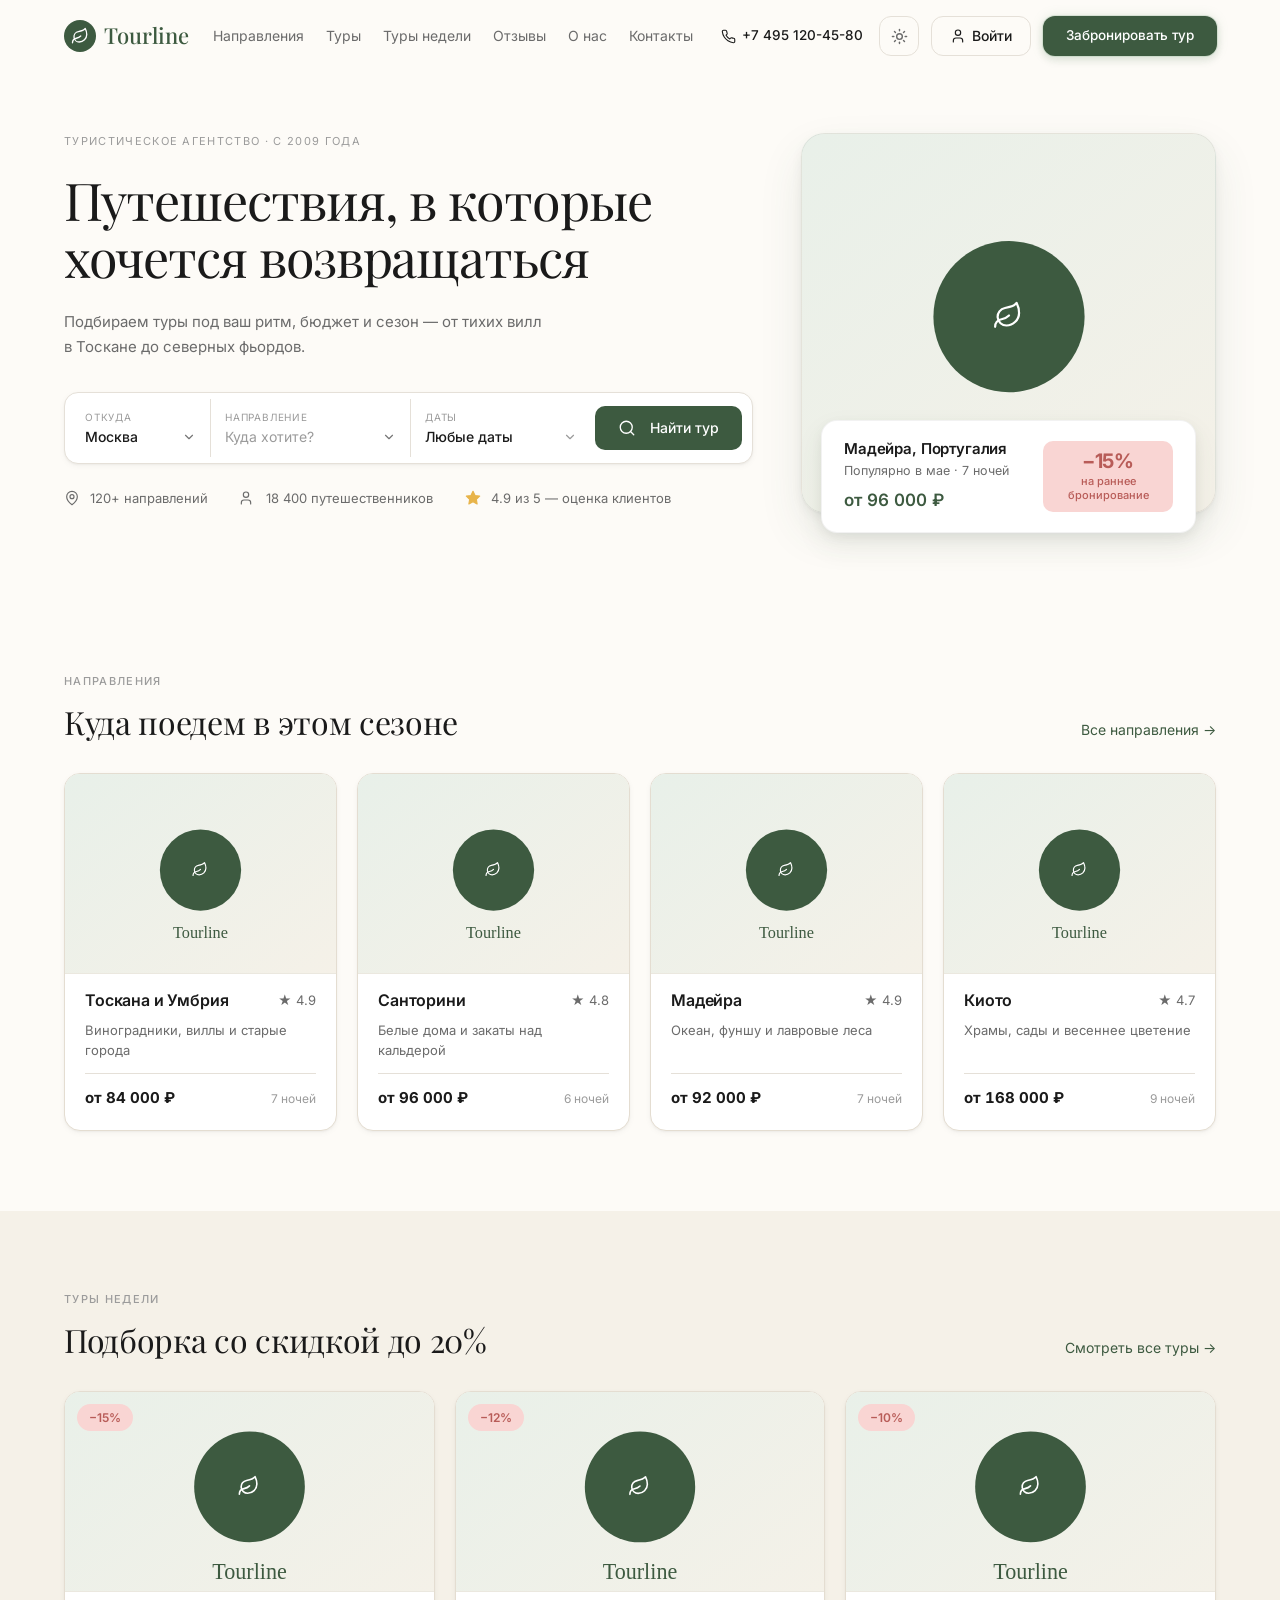
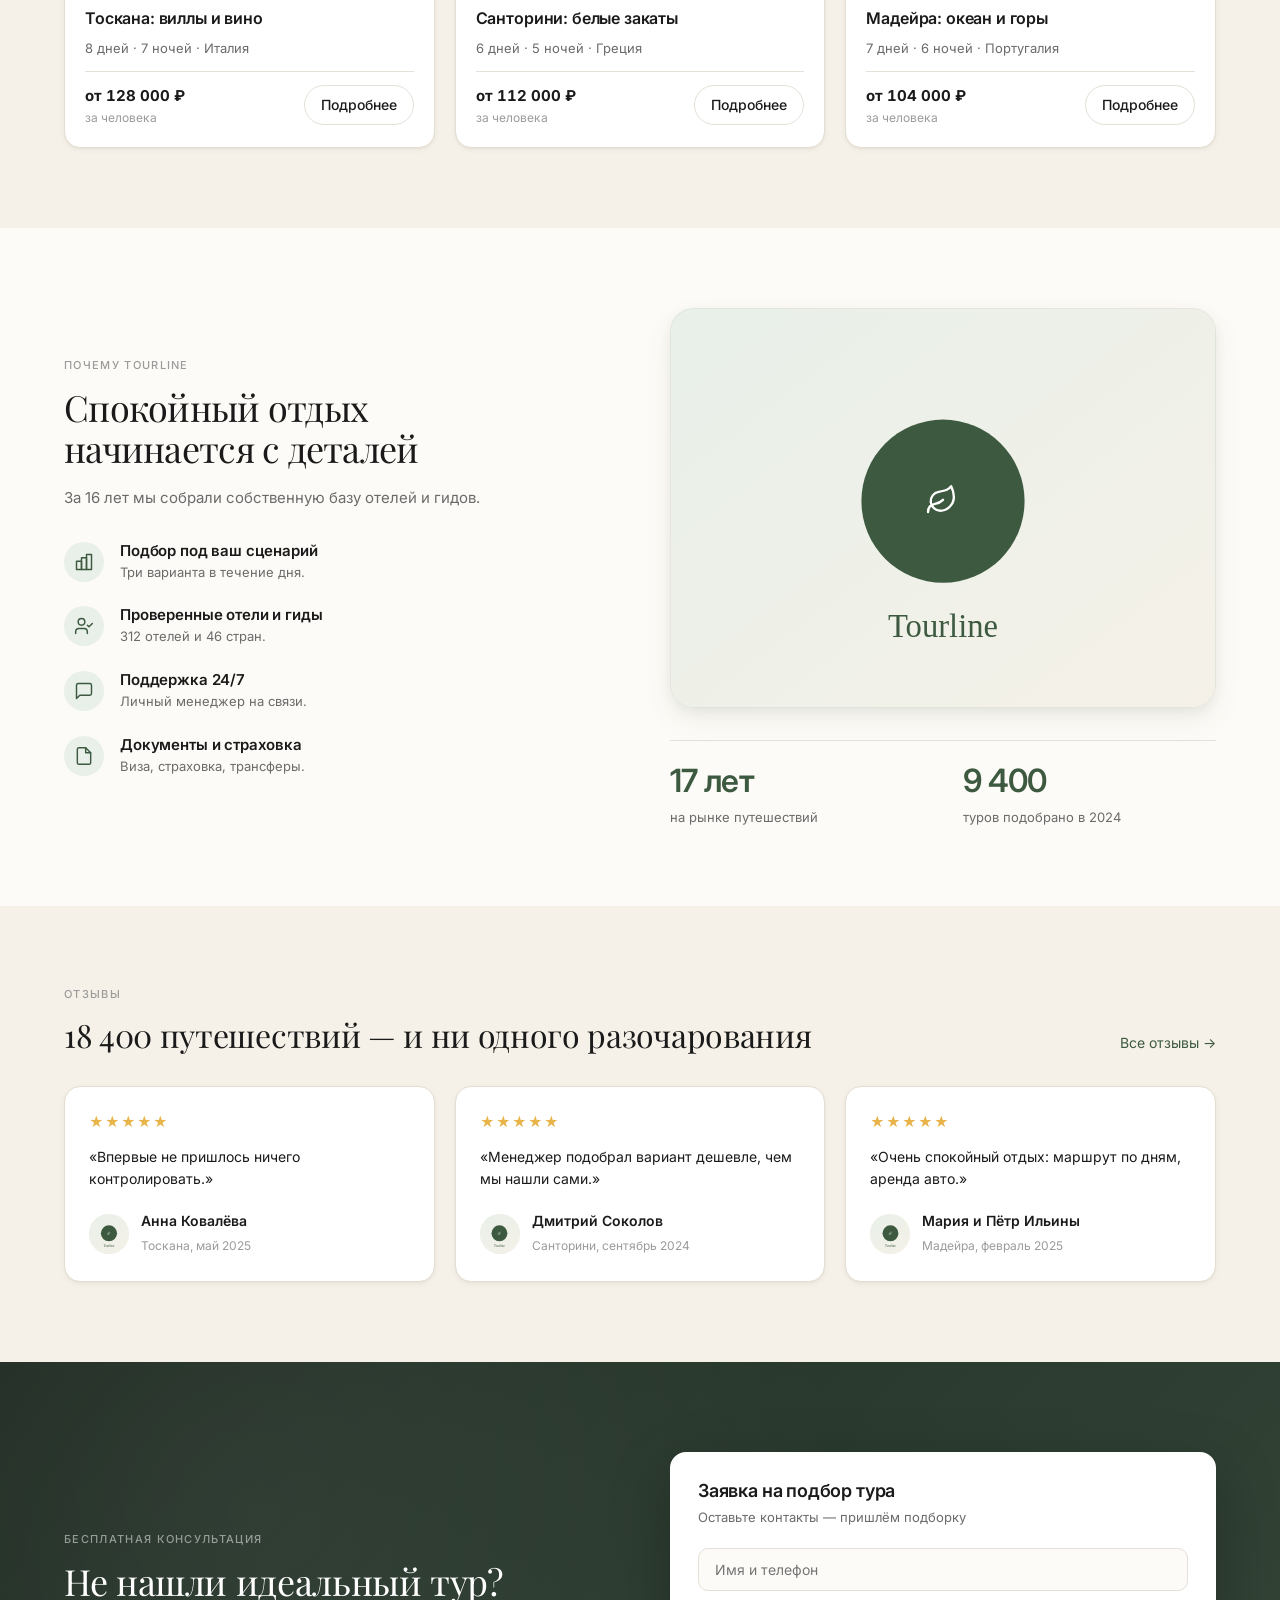
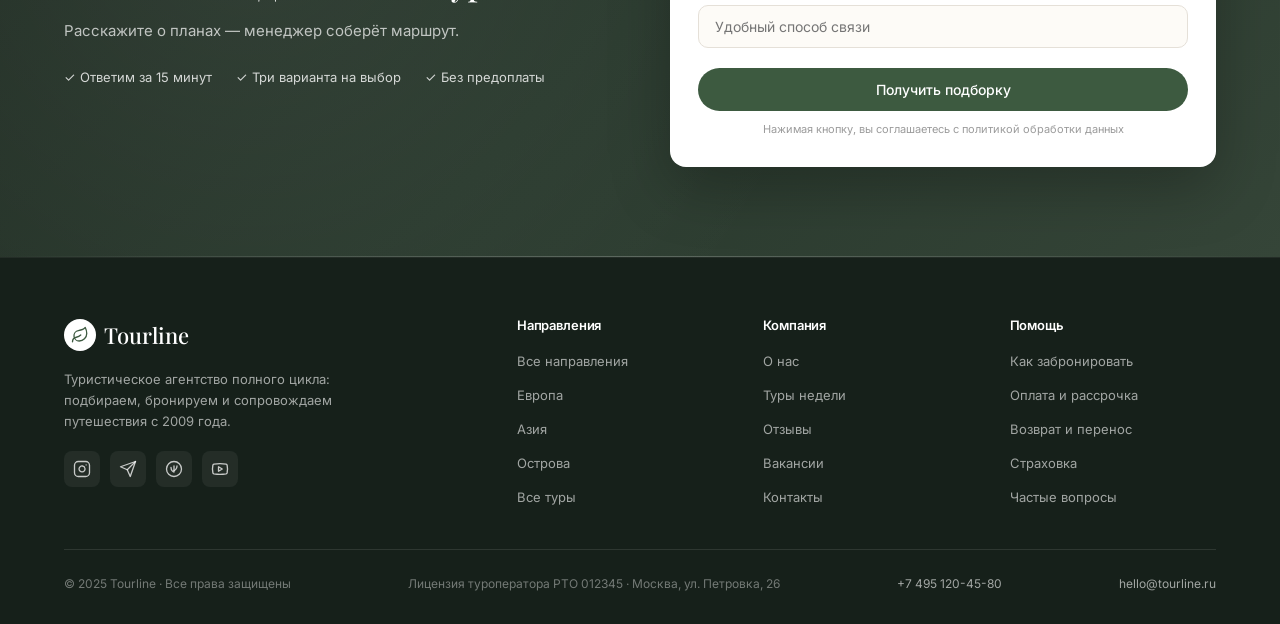
<file: index.html>
<!DOCTYPE html>
<html lang="ru">
<head>
<meta charset="UTF-8">
<meta name="viewport" content="width=device-width, initial-scale=1.0, viewport-fit=cover">
<meta name="theme-color" content="#FDFBF7">
<meta name="theme-color" content="#0D1210" media="(prefers-color-scheme: dark)">
<title>Tourline — Туристическое агентство</title>
<script>
  (function(){var t=localStorage.getItem('tl-theme')||(window.matchMedia&&window.matchMedia('(prefers-color-scheme: dark)').matches?'dark':'light');document.documentElement.setAttribute('data-theme',t);})();
</script>
<link rel="preconnect" href="https://fonts.googleapis.com">
<link rel="preconnect" href="https://fonts.gstatic.com" crossorigin>
<link href="https://fonts.googleapis.com/css2?family=Inter:wght@400;500;600&family=Playfair+Display:wght@400;500&display=swap" rel="stylesheet">
<link rel="stylesheet" href="style.css">
</head>
<body>

<header class="header">
  <div class="container header-inner">
    <a href="index.html" class="logo"><span class="logo-icon"><svg viewBox="0 0 24 24"><path d="M11 20A7 7 0 0 1 9.8 6.1C15.5 5 17 4.48 19 2c1 2 2 4.18 2 8 0 5.5-4.78 10-10 10Z"/><path d="M2 21c0-3 1.85-5.36 5.08-6C9.5 14.52 12 13 13 12"/></svg></span>Tourline</a>
    <button class="burger"><span></span></button>
    <nav class="nav">
      <a href="destinations.html">Направления</a>
      <a href="tours.html">Туры</a>
      <a href="weekly.html">Туры недели</a>
      <a href="reviews.html">Отзывы</a>
      <a href="about.html">О нас</a>
      <a href="contacts.html">Контакты</a>
    </nav>
    <div class="header-actions">
      <a href="tel:+74951204580" class="header-phone"><svg class="icon icon-sm" viewBox="0 0 24 24"><path d="M22 16.92v3a2 2 0 0 1-2.18 2 19.79 19.79 0 0 1-8.63-3.07 19.5 19.5 0 0 1-6-6 19.79 19.79 0 0 1-3.07-8.67A2 2 0 0 1 4.11 2h3a2 2 0 0 1 2 1.72c.13.96.36 1.9.7 2.81a2 2 0 0 1-.45 2.11L8.09 9.91a16 16 0 0 0 6 6l1.27-1.27a2 2 0 0 1 2.11-.45c.91.34 1.85.57 2.81.7A2 2 0 0 1 22 16.92Z"/></svg>+7 495 120-45-80</a>
      <span data-auth-slot></span>
      <a href="#" class="btn btn-primary" data-modal="booking">Забронировать тур</a>
    </div>
  </div>
</header>

<section class="hero">
  <div class="container hero-grid">
    <div class="hero-content">
      <div class="hero-label">Туристическое агентство · с 2009 года</div>
      <h1>Путешествия, в которые хочется возвращаться</h1>
      <p class="hero-desc">Подбираем туры под ваш ритм, бюджет и сезон — от тихих вилл в Тоскане до северных фьордов.</p>

      <form class="search-form" data-form="search">
        <div class="search-field">
  <label>Откуда</label>
  <div class="custom-select" data-select-name="from">
    <button type="button" class="custom-select-trigger" aria-haspopup="listbox" aria-expanded="false">
      <span class="custom-select-value">Москва</span>
      <svg class="custom-select-arrow" viewBox="0 0 24 24" fill="none" stroke="currentColor" stroke-width="2" stroke-linecap="round" stroke-linejoin="round">
        <polyline points="6 9 12 15 18 9"/>
      </svg>
    </button>
    <div class="custom-select-dropdown" role="listbox">
      <div class="custom-select-option active" data-value="Москва">
        <svg viewBox="0 0 24 24" fill="none" stroke="currentColor" stroke-width="1.75" stroke-linecap="round" stroke-linejoin="round">
          <path d="M20 10c0 6-8 12-8 12s-8-6-8-12a8 8 0 0 1 16 0Z"/><circle cx="12" cy="10" r="3"/>
        </svg>
        Москва
      </div>
      <div class="custom-select-option" data-value="Санкт-Петербург">
        <svg viewBox="0 0 24 24" fill="none" stroke="currentColor" stroke-width="1.75" stroke-linecap="round" stroke-linejoin="round">
          <path d="M20 10c0 6-8 12-8 12s-8-6-8-12a8 8 0 0 1 16 0Z"/><circle cx="12" cy="10" r="3"/>
        </svg>
        Санкт-Петербург
      </div>
      <div class="custom-select-option" data-value="Казань">
        <svg viewBox="0 0 24 24" fill="none" stroke="currentColor" stroke-width="1.75" stroke-linecap="round" stroke-linejoin="round">
          <path d="M20 10c0 6-8 12-8 12s-8-6-8-12a8 8 0 0 1 16 0Z"/><circle cx="12" cy="10" r="3"/>
        </svg>
        Казань
      </div>
      <div class="custom-select-option" data-value="Екатеринбург">
        <svg viewBox="0 0 24 24" fill="none" stroke="currentColor" stroke-width="1.75" stroke-linecap="round" stroke-linejoin="round">
          <path d="M20 10c0 6-8 12-8 12s-8-6-8-12a8 8 0 0 1 16 0Z"/><circle cx="12" cy="10" r="3"/>
        </svg>
        Екатеринбург
      </div>
      <div class="custom-select-option" data-value="Новосибирск">
        <svg viewBox="0 0 24 24" fill="none" stroke="currentColor" stroke-width="1.75" stroke-linecap="round" stroke-linejoin="round">
          <path d="M20 10c0 6-8 12-8 12s-8-6-8-12a8 8 0 0 1 16 0Z"/><circle cx="12" cy="10" r="3"/>
        </svg>
        Новосибирск
      </div>
      <div class="custom-select-option" data-value="Краснодар">
        <svg viewBox="0 0 24 24" fill="none" stroke="currentColor" stroke-width="1.75" stroke-linecap="round" stroke-linejoin="round">
          <path d="M20 10c0 6-8 12-8 12s-8-6-8-12a8 8 0 0 1 16 0Z"/><circle cx="12" cy="10" r="3"/>
        </svg>
        Краснодар
      </div>
    </div>
    <input type="hidden" name="from" value="Москва">
  </div>
</div>
        <div class="search-field">
  <label>Направление</label>
  <div class="custom-select custom-select--search" data-select-name="dest">
    <button type="button" class="custom-select-trigger" aria-haspopup="listbox" aria-expanded="false">
      <span class="custom-select-value placeholder">Куда хотите?</span>
      <svg class="custom-select-arrow" viewBox="0 0 24 24" fill="none" stroke="currentColor" stroke-width="2" stroke-linecap="round" stroke-linejoin="round">
        <polyline points="6 9 12 15 18 9"/>
      </svg>
    </button>
    <div class="custom-select-dropdown" role="listbox">
      <div class="custom-select-search">
        <svg viewBox="0 0 24 24" fill="none" stroke="currentColor" stroke-width="2" stroke-linecap="round" stroke-linejoin="round">
          <circle cx="11" cy="11" r="8"/><path d="m21 21-4.3-4.3"/>
        </svg>
        <input type="text" placeholder="Поиск направления…" data-select-search>
      </div>
      <div class="custom-select-list" data-select-list>
        <div class="custom-select-option" data-value="Тоскана" data-tags="италия тоскана флоренция">
          <svg viewBox="0 0 24 24" fill="none" stroke="currentColor" stroke-width="1.75" stroke-linecap="round" stroke-linejoin="round">
            <path d="M20 10c0 6-8 12-8 12s-8-6-8-12a8 8 0 0 1 16 0Z"/><circle cx="12" cy="10" r="3"/>
          </svg>
          Тоскана
        </div>
        <div class="custom-select-option" data-value="Санторини" data-tags="греция санторини эгейское">
          <svg viewBox="0 0 24 24" fill="none" stroke="currentColor" stroke-width="1.75" stroke-linecap="round" stroke-linejoin="round">
            <path d="M20 10c0 6-8 12-8 12s-8-6-8-12a8 8 0 0 1 16 0Z"/><circle cx="12" cy="10" r="3"/>
          </svg>
          Санторини
        </div>
        <div class="custom-select-option" data-value="Мадейра" data-tags="португалия мадейра фуншал">
          <svg viewBox="0 0 24 24" fill="none" stroke="currentColor" stroke-width="1.75" stroke-linecap="round" stroke-linejoin="round">
            <path d="M20 10c0 6-8 12-8 12s-8-6-8-12a8 8 0 0 1 16 0Z"/><circle cx="12" cy="10" r="3"/>
          </svg>
          Мадейра
        </div>
        <div class="custom-select-option" data-value="Киото" data-tags="япония киото храмы сакура">
          <svg viewBox="0 0 24 24" fill="none" stroke="currentColor" stroke-width="1.75" stroke-linecap="round" stroke-linejoin="round">
            <path d="M20 10c0 6-8 12-8 12s-8-6-8-12a8 8 0 0 1 16 0Z"/><circle cx="12" cy="10" r="3"/>
          </svg>
          Киото
        </div>
        <div class="custom-select-option" data-value="Рим" data-tags="италия рим ватикан колизей">
          <svg viewBox="0 0 24 24" fill="none" stroke="currentColor" stroke-width="1.75" stroke-linecap="round" stroke-linejoin="round">
            <path d="M20 10c0 6-8 12-8 12s-8-6-8-12a8 8 0 0 1 16 0Z"/><circle cx="12" cy="10" r="3"/>
          </svg>
          Рим
        </div>
        <div class="custom-select-option" data-value="Прованс" data-tags="франция прованс лаванда">
          <svg viewBox="0 0 24 24" fill="none" stroke="currentColor" stroke-width="1.75" stroke-linecap="round" stroke-linejoin="round">
            <path d="M20 10c0 6-8 12-8 12s-8-6-8-12a8 8 0 0 1 16 0Z"/><circle cx="12" cy="10" r="3"/>
          </svg>
          Прованс
        </div>
        <div class="custom-select-option" data-value="Лофотены" data-tags="норвегия лофотены фьорды">
          <svg viewBox="0 0 24 24" fill="none" stroke="currentColor" stroke-width="1.75" stroke-linecap="round" stroke-linejoin="round">
            <path d="M20 10c0 6-8 12-8 12s-8-6-8-12a8 8 0 0 1 16 0Z"/><circle cx="12" cy="10" r="3"/>
          </svg>
          Лофотены
        </div>
        <div class="custom-select-option" data-value="Амстердам" data-tags="нидерланды амстердам каналы тюльпаны">
          <svg viewBox="0 0 24 24" fill="none" stroke="currentColor" stroke-width="1.75" stroke-linecap="round" stroke-linejoin="round">
            <path d="M20 10c0 6-8 12-8 12s-8-6-8-12a8 8 0 0 1 16 0Z"/><circle cx="12" cy="10" r="3"/>
          </svg>
          Амстердам
        </div>
        <div class="custom-select-option" data-value="Марокко" data-tags="марокко сахара марракеш">
          <svg viewBox="0 0 24 24" fill="none" stroke="currentColor" stroke-width="1.75" stroke-linecap="round" stroke-linejoin="round">
            <path d="M20 10c0 6-8 12-8 12s-8-6-8-12a8 8 0 0 1 16 0Z"/><circle cx="12" cy="10" r="3"/>
          </svg>
          Марокко
        </div>
        <div class="custom-select-option" data-value="Хорватия" data-tags="хорватия дубровник адриатика">
          <svg viewBox="0 0 24 24" fill="none" stroke="currentColor" stroke-width="1.75" stroke-linecap="round" stroke-linejoin="round">
            <path d="M20 10c0 6-8 12-8 12s-8-6-8-12a8 8 0 0 1 16 0Z"/><circle cx="12" cy="10" r="3"/>
          </svg>
          Хорватия
        </div>
        <div class="custom-select-option" data-value="Дубай" data-tags="оаэ дубай эмираты">
          <svg viewBox="0 0 24 24" fill="none" stroke="currentColor" stroke-width="1.75" stroke-linecap="round" stroke-linejoin="round">
            <path d="M20 10c0 6-8 12-8 12s-8-6-8-12a8 8 0 0 1 16 0Z"/><circle cx="12" cy="10" r="3"/>
          </svg>
          Дубай
        </div>
        <div class="custom-select-option" data-value="Мальдивы" data-tags="мальдивы острова океан">
          <svg viewBox="0 0 24 24" fill="none" stroke="currentColor" stroke-width="1.75" stroke-linecap="round" stroke-linejoin="round">
            <path d="M20 10c0 6-8 12-8 12s-8-6-8-12a8 8 0 0 1 16 0Z"/><circle cx="12" cy="10" r="3"/>
          </svg>
          Мальдивы
        </div>
        <div class="custom-select-option" data-value="Бали" data-tags="индонезия бали храмы">
          <svg viewBox="0 0 24 24" fill="none" stroke="currentColor" stroke-width="1.75" stroke-linecap="round" stroke-linejoin="round">
            <path d="M20 10c0 6-8 12-8 12s-8-6-8-12a8 8 0 0 1 16 0Z"/><circle cx="12" cy="10" r="3"/>
          </svg>
          Бали
        </div>
        <div class="custom-select-option" data-value="Грузия" data-tags="грузия тбилиси кахетия">
          <svg viewBox="0 0 24 24" fill="none" stroke="currentColor" stroke-width="1.75" stroke-linecap="round" stroke-linejoin="round">
            <path d="M20 10c0 6-8 12-8 12s-8-6-8-12a8 8 0 0 1 16 0Z"/><circle cx="12" cy="10" r="3"/>
          </svg>
          Грузия
        </div>
        <div class="custom-select-option" data-value="Исландия" data-tags="исландия гейзеры водопады">
          <svg viewBox="0 0 24 24" fill="none" stroke="currentColor" stroke-width="1.75" stroke-linecap="round" stroke-linejoin="round">
            <path d="M20 10c0 6-8 12-8 12s-8-6-8-12a8 8 0 0 1 16 0Z"/><circle cx="12" cy="10" r="3"/>
          </svg>
          Исландия
        </div>
        <div class="custom-select-empty" data-select-empty style="display:none;">
          Ничего не найдено
        </div>
      </div>
    </div>
    <input type="hidden" name="dest" value="">
  </div>
</div>
      <div class="search-field">
  <label>Даты</label>
  <div class="datepicker" data-datepicker>
    <button type="button" class="datepicker-trigger" aria-haspopup="dialog" aria-expanded="false">
      <span class="datepicker-value">Любые даты</span>
      <svg class="datepicker-arrow" viewBox="0 0 24 24" fill="none" stroke="currentColor" stroke-width="2" stroke-linecap="round" stroke-linejoin="round">
        <polyline points="6 9 12 15 18 9"/>
      </svg>
    </button>

    <div class="datepicker-dropdown" role="dialog">
      <div class="datepicker-header">
        <button type="button" class="datepicker-nav" data-dp-prev aria-label="Предыдущий месяц">
          <svg viewBox="0 0 24 24" fill="none" stroke="currentColor" stroke-width="2" stroke-linecap="round" stroke-linejoin="round">
            <polyline points="15 18 9 12 15 6"/>
          </svg>
        </button>
        <div class="datepicker-month" data-dp-month>Январь 2026</div>
        <button type="button" class="datepicker-nav" data-dp-next aria-label="Следующий месяц">
          <svg viewBox="0 0 24 24" fill="none" stroke="currentColor" stroke-width="2" stroke-linecap="round" stroke-linejoin="round">
            <polyline points="9 18 15 12 9 6"/>
          </svg>
        </button>
      </div>

      <div class="datepicker-weekdays">
        <span>Пн</span><span>Вт</span><span>Ср</span><span>Чт</span><span>Пт</span><span>Сб</span><span>Вс</span>
      </div>

      <div class="datepicker-grid" data-dp-grid></div>

      <div class="datepicker-footer">
        <button type="button" class="datepicker-btn datepicker-btn--clear" data-dp-clear>Сбросить</button>
        <button type="button" class="datepicker-btn datepicker-btn--apply" data-dp-apply>Применить</button>
      </div>
    </div>

    <input type="hidden" name="dates" value="" data-dp-value>
    <input type="hidden" name="dateFrom" value="" data-dp-from>
    <input type="hidden" name="dateTo" value="" data-dp-to>
  </div>
</div>
        <button type="submit" class="btn btn-primary"><svg class="icon" viewBox="0 0 24 24"><circle cx="11" cy="11" r="8"/><path d="m21 21-4.3-4.3"/></svg>Найти тур</button>
      </form>

      <div class="hero-stats">
        <span><svg class="icon icon-sm" style="vertical-align:-3px;margin-right:4px;" viewBox="0 0 24 24"><path d="M20 10c0 6-8 12-8 12s-8-6-8-12a8 8 0 0 1 16 0Z"/><circle cx="12" cy="10" r="3"/></svg>120+ направлений</span>
        <span><svg class="icon icon-sm" style="vertical-align:-3px;margin-right:4px;" viewBox="0 0 24 24"><path d="M16 21v-2a4 4 0 0 0-4-4H6a4 4 0 0 0-4 4v2"/><circle cx="9" cy="7" r="4"/></svg>18 400 путешественников</span>
        <span><svg class="icon icon-sm" style="vertical-align:-3px;margin-right:4px;stroke:#E8B44A;fill:#E8B44A;" viewBox="0 0 24 24"><polygon points="12 2 15.09 8.26 22 9.27 17 14.14 18.18 21.02 12 17.77 5.82 21.02 7 14.14 2 9.27 8.91 8.26 12 2"/></svg>4.9 из 5 — оценка клиентов</span>
      </div>
    </div>

    <div class="hero-visual">
      <img class="hero-img" src="https://images.unsplash.com/photo-1590523277543-a94d2e4eb00b?w=800&q=80" 
     alt="Мадейра" 
     data-fallback-src="https://picsum.photos/seed/madeira-hero/1200/900">
      <div class="hero-card">
        <div class="hero-card-left">
          <h4>Мадейра, Португалия</h4>
          <p>Популярно в мае · 7 ночей</p>
          <strong>от 96 000 ₽</strong>
        </div>
        <div class="hero-badge"><strong>−15%</strong>на раннее бронирование</div>
      </div>
    </div>
  </div>
</section>

<section class="section section-cream">
  <div class="container">
    <div class="section-header"><div><div class="section-label">Направления</div><h2>Куда поедем в этом сезоне</h2></div><a href="destinations.html" class="link-arrow">Все направления →</a></div>
    <div class="tours-grid">
      <a href="tour.html?id=toscana-villas-wine" class="tour-card"><div class="tour-card-img"><img src="https://images.unsplash.com/photo-1523906834658-6e24ef2386f9?w=600&q=80" alt="Тоскана"></div><div class="tour-card-body"><div class="tour-card-top"><h4>Тоскана и Умбрия</h4><span class="tour-rating">★ 4.9</span></div><p class="tour-card-desc">Виноградники, виллы и старые города</p><div class="tour-card-price"><strong>от 84 000 ₽</strong><span>7 ночей</span></div></div></a>
      <a href="tour.html?id=santorini-white-sunsets" class="tour-card"><div class="tour-card-img"><img src="https://images.unsplash.com/photo-1570077188670-e3a8d69ac5ff?w=600&q=80" alt="Санторини"></div><div class="tour-card-body"><div class="tour-card-top"><h4>Санторини</h4><span class="tour-rating">★ 4.8</span></div><p class="tour-card-desc">Белые дома и закаты над кальдерой</p><div class="tour-card-price"><strong>от 96 000 ₽</strong><span>6 ночей</span></div></div></a>
      <a href="tour.html?id=madeira-ocean-laurel" class="tour-card"><div class="tour-card-img"><img src="https://images.unsplash.com/photo-1590523277543-a94d2e4eb00b?w=600&q=80" alt="Мадейра"></div><div class="tour-card-body"><div class="tour-card-top"><h4>Мадейра</h4><span class="tour-rating">★ 4.9</span></div><p class="tour-card-desc">Океан, фуншу и лавровые леса</p><div class="tour-card-price"><strong>от 92 000 ₽</strong><span>7 ночей</span></div></div></a>
      <a href="tour.html?id=kyoto-temples-gardens" class="tour-card"><div class="tour-card-img"><img src="https://images.unsplash.com/photo-1493976040374-85c8e12f0c0e?w=600&q=80" alt="Киото"></div><div class="tour-card-body"><div class="tour-card-top"><h4>Киото</h4><span class="tour-rating">★ 4.7</span></div><p class="tour-card-desc">Храмы, сады и весеннее цветение</p><div class="tour-card-price"><strong>от 168 000 ₽</strong><span>9 ночей</span></div></div></a>
    </div>
  </div>
</section>

<section class="section section-beige">
  <div class="container">
    <div class="section-header"><div><div class="section-label">Туры недели</div><h2>Подборка со скидкой до 20%</h2></div><a href="weekly.html" class="link-arrow">Смотреть все туры →</a></div>
    <div class="tours-grid tours-grid-3">
      <div class="tour-card"><div class="tour-card-img"><img src="https://images.unsplash.com/photo-1523906834658-6e24ef2386f9?w=600&q=80" alt="Тоскана"><span class="tour-badge">−15%</span></div><div class="tour-card-body"><div class="tour-card-top"><h4>Тоскана: виллы и вино</h4></div><p class="tour-card-desc">8 дней · 7 ночей · Италия</p><div class="tour-card-price"><div><strong>от 128 000 ₽</strong><span style="display:block;">за человека</span></div><a href="tour.html?id=toscana-villas-wine" class="btn btn-outline" style="padding:8px 16px;">Подробнее</a></div></div></div>
      <div class="tour-card"><div class="tour-card-img"><img src="https://images.unsplash.com/photo-1613395877344-13d4a8e0d49e?w=600&q=80" alt="Санторини"><span class="tour-badge">−12%</span></div><div class="tour-card-body"><div class="tour-card-top"><h4>Санторини: белые закаты</h4></div><p class="tour-card-desc">6 дней · 5 ночей · Греция</p><div class="tour-card-price"><div><strong>от 112 000 ₽</strong><span style="display:block;">за человека</span></div><a href="tour.html?id=santorini-white-sunsets" class="btn btn-outline" style="padding:8px 16px;">Подробнее</a></div></div></div>
      <div class="tour-card"><div class="tour-card-img"><img src="https://images.unsplash.com/photo-1585208798174-6cedd86e019a?w=600&q=80" alt="Мадейра"><span class="tour-badge">−10%</span></div><div class="tour-card-body"><div class="tour-card-top"><h4>Мадейра: океан и горы</h4></div><p class="tour-card-desc">7 дней · 6 ночей · Португалия</p><div class="tour-card-price"><div><strong>от 104 000 ₽</strong><span style="display:block;">за человека</span></div><a href="tour.html?id=madeira-ocean-laurel" class="btn btn-outline" style="padding:8px 16px;">Подробнее</a></div></div></div>
    </div>
  </div>
</section>

<section class="section section-cream">
  <div class="container features-grid">
    <div class="features-content">
      <div class="section-label">Почему Tourline</div>
      <h2>Спокойный отдых начинается с деталей</h2>
      <p style="color:var(--text-muted);margin-top:16px;max-width:480px;">За 16 лет мы собрали собственную базу отелей и гидов.</p>
      <div class="features-list">
        <div class="feature-item"><div class="feature-icon"><svg viewBox="0 0 24 24"><path d="M9 11H3v10h6V11Z"/><path d="M21 3h-6v18h6V3Z"/><path d="M15 7H9v14h6V7Z"/></svg></div><div><h4>Подбор под ваш сценарий</h4><p>Три варианта в течение дня.</p></div></div>
        <div class="feature-item"><div class="feature-icon"><svg viewBox="0 0 24 24"><path d="M16 21v-2a4 4 0 0 0-4-4H6a4 4 0 0 0-4 4v2"/><circle cx="9" cy="7" r="4"/><polyline points="16 11 18 13 22 9"/></svg></div><div><h4>Проверенные отели и гиды</h4><p>312 отелей и 46 стран.</p></div></div>
        <div class="feature-item"><div class="feature-icon"><svg viewBox="0 0 24 24"><path d="M21 15a2 2 0 0 1-2 2H7l-4 4V5a2 2 0 0 1 2-2h14a2 2 0 0 1 2 2z"/></svg></div><div><h4>Поддержка 24/7</h4><p>Личный менеджер на связи.</p></div></div>
        <div class="feature-item"><div class="feature-icon"><svg viewBox="0 0 24 24"><path d="M14 2H6a2 2 0 0 0-2 2v16a2 2 0 0 0 2 2h12a2 2 0 0 0 2-2V8z"/><polyline points="14 2 14 8 20 8"/></svg></div><div><h4>Документы и страховка</h4><p>Виза, страховка, трансферы.</p></div></div>
      </div>
    </div>
    <div class="features-visual">
  <img src="https://images.unsplash.com/photo-1507525428034-b723cf961d3e?w=800&q=80" 
       alt="Отдых" 
       data-fallback-src="https://picsum.photos/seed/tourline-beach/1200/900">
  <div class="features-stats">
    <div class="stat">
      <strong>17 лет</strong>
      <span>на рынке путешествий</span>
    </div>
    <div class="stat">
      <strong>9 400</strong>
      <span>туров подобрано в 2024</span>
    </div>
  </div>
</div>
</section>

<section class="section section-beige">
  <div class="container">
    <div class="section-header"><div><div class="section-label">Отзывы</div><h2>18 400 путешествий — и ни одного разочарования</h2></div><a href="reviews.html" class="link-arrow">Все отзывы →</a></div>
    <div class="reviews-grid">
      <div class="review-card"><div class="review-stars">★★★★★</div><p class="review-text">«Впервые не пришлось ничего контролировать.»</p><div class="review-author"><img src="https://i.pravatar.cc/80?img=1" alt=""><div><strong>Анна Ковалёва</strong><span>Тоскана, май 2025</span></div></div></div>
      <div class="review-card"><div class="review-stars">★★★★★</div><p class="review-text">«Менеджер подобрал вариант дешевле, чем мы нашли сами.»</p><div class="review-author"><img src="https://i.pravatar.cc/80?img=12" alt=""><div><strong>Дмитрий Соколов</strong><span>Санторини, сентябрь 2024</span></div></div></div>
      <div class="review-card"><div class="review-stars">★★★★★</div><p class="review-text">«Очень спокойный отдых: маршрут по дням, аренда авто.»</p><div class="review-author"><img src="https://i.pravatar.cc/80?img=5" alt=""><div><strong>Мария и Пётр Ильины</strong><span>Мадейра, февраль 2025</span></div></div></div>
    </div>
  </div>
</section>

<section class="cta-section" id="contacts">
  <div class="container cta-grid">
    <div>
      <div class="section-label" style="color:rgba(255,255,255,.5);">Бесплатная консультация</div>
      <h2>Не нашли идеальный тур?</h2>
      <p>Расскажите о планах — менеджер соберёт маршрут.</p>
      <div class="cta-checks"><span>✓ Ответим за 15 минут</span><span>✓ Три варианта на выбор</span><span>✓ Без предоплаты</span></div>
    </div>
    <form class="cta-form" data-form="cta">
      <h3>Заявка на подбор тура</h3>
      <p>Оставьте контакты — пришлём подборку</p>
      <div class="form-group"><input type="text" name="contact" placeholder="Имя и телефон" required></div>
      <div class="form-group"><input type="text" name="method" placeholder="Удобный способ связи"></div>
      <button type="submit" class="btn btn-primary">Получить подборку</button>
      <small>Нажимая кнопку, вы соглашаетесь с политикой обработки данных</small>
    </form>
  </div>
</section>

<footer class="footer">
  <div class="container">
    <div class="footer-grid">
      <div class="footer-brand">
        <a href="index.html" class="logo footer-logo"><span class="logo-icon"><svg viewBox="0 0 24 24"><path d="M11 20A7 7 0 0 1 9.8 6.1C15.5 5 17 4.48 19 2c1 2 2 4.18 2 8 0 5.5-4.78 10-10 10Z"/><path d="M2 21c0-3 1.85-5.36 5.08-6C9.5 14.52 12 13 13 12"/></svg></span>Tourline</a>
        <p>Туристическое агентство полного цикла: подбираем, бронируем и сопровождаем путешествия с 2009 года.</p>
        <div class="footer-social">
          <a href="#" aria-label="Instagram"><svg viewBox="0 0 24 24"><rect width="20" height="20" x="2" y="2" rx="5"/><path d="M16 11.37A4 4 0 1 1 12.63 8 4 4 0 0 1 16 11.37z"/><line x1="17.5" x2="17.51" y1="6.5" y2="6.5"/></svg></a>
          <a href="#" aria-label="Telegram"><svg viewBox="0 0 24 24"><path d="m22 2-7 20-4-9-9-4Z"/><path d="M22 2 11 13"/></svg></a>
          <a href="#" aria-label="VK"><svg viewBox="0 0 24 24"><circle cx="12" cy="12" r="10"/><path d="M8 10c0 4 3 6 4 6V8"/><path d="M12 14c1 0 4-2 4-6"/></svg></a>
          <a href="#" aria-label="YouTube"><svg viewBox="0 0 24 24"><path d="M2.5 17a24.12 24.12 0 0 1 0-10 2 2 0 0 1 1.4-1.4 49.56 49.56 0 0 1 16.2 0A2 2 0 0 1 21.5 7a24.12 24.12 0 0 1 0 10 2 2 0 0 1-1.4 1.4 49.55 49.55 0 0 1-16.2 0A2 2 0 0 1 2.5 17"/><path d="m10 15 5-3-5-3z"/></svg></a>
        </div>
      </div>
      <div class="footer-col"><h4>Направления</h4><ul><li><a href="destinations.html">Все направления</a></li><li><a href="destinations.html">Европа</a></li><li><a href="destinations.html">Азия</a></li><li><a href="destinations.html">Острова</a></li><li><a href="tours.html">Все туры</a></li></ul></div>
      <div class="footer-col"><h4>Компания</h4><ul><li><a href="about.html">О нас</a></li><li><a href="weekly.html">Туры недели</a></li><li><a href="reviews.html">Отзывы</a></li><li><a href="vacancies.html">Вакансии</a></li><li><a href="contacts.html">Контакты</a></li></ul></div>
      <div class="footer-col"><h4>Помощь</h4><ul><li><a href="help.html#booking">Как забронировать</a></li><li><a href="help.html#payment">Оплата и рассрочка</a></li><li><a href="help.html#return">Возврат и перенос</a></li><li><a href="help.html#insurance">Страховка</a></li><li><a href="faq.html">Частые вопросы</a></li></ul></div>
    </div>
    <div class="footer-bottom"><span>© 2025 Tourline · Все права защищены</span><span>Лицензия туроператора РТО 012345 · Москва, ул. Петровка, 26</span><a href="tel:+74951204580">+7 495 120-45-80</a><a href="mailto:hello@tourline.ru">hello@tourline.ru</a></div>
  </div>
</footer>

<script src="tours-data.js"></script>
<script src="auth.js"></script>
<script src="app.js"></script>
</body>
</html>
</file>
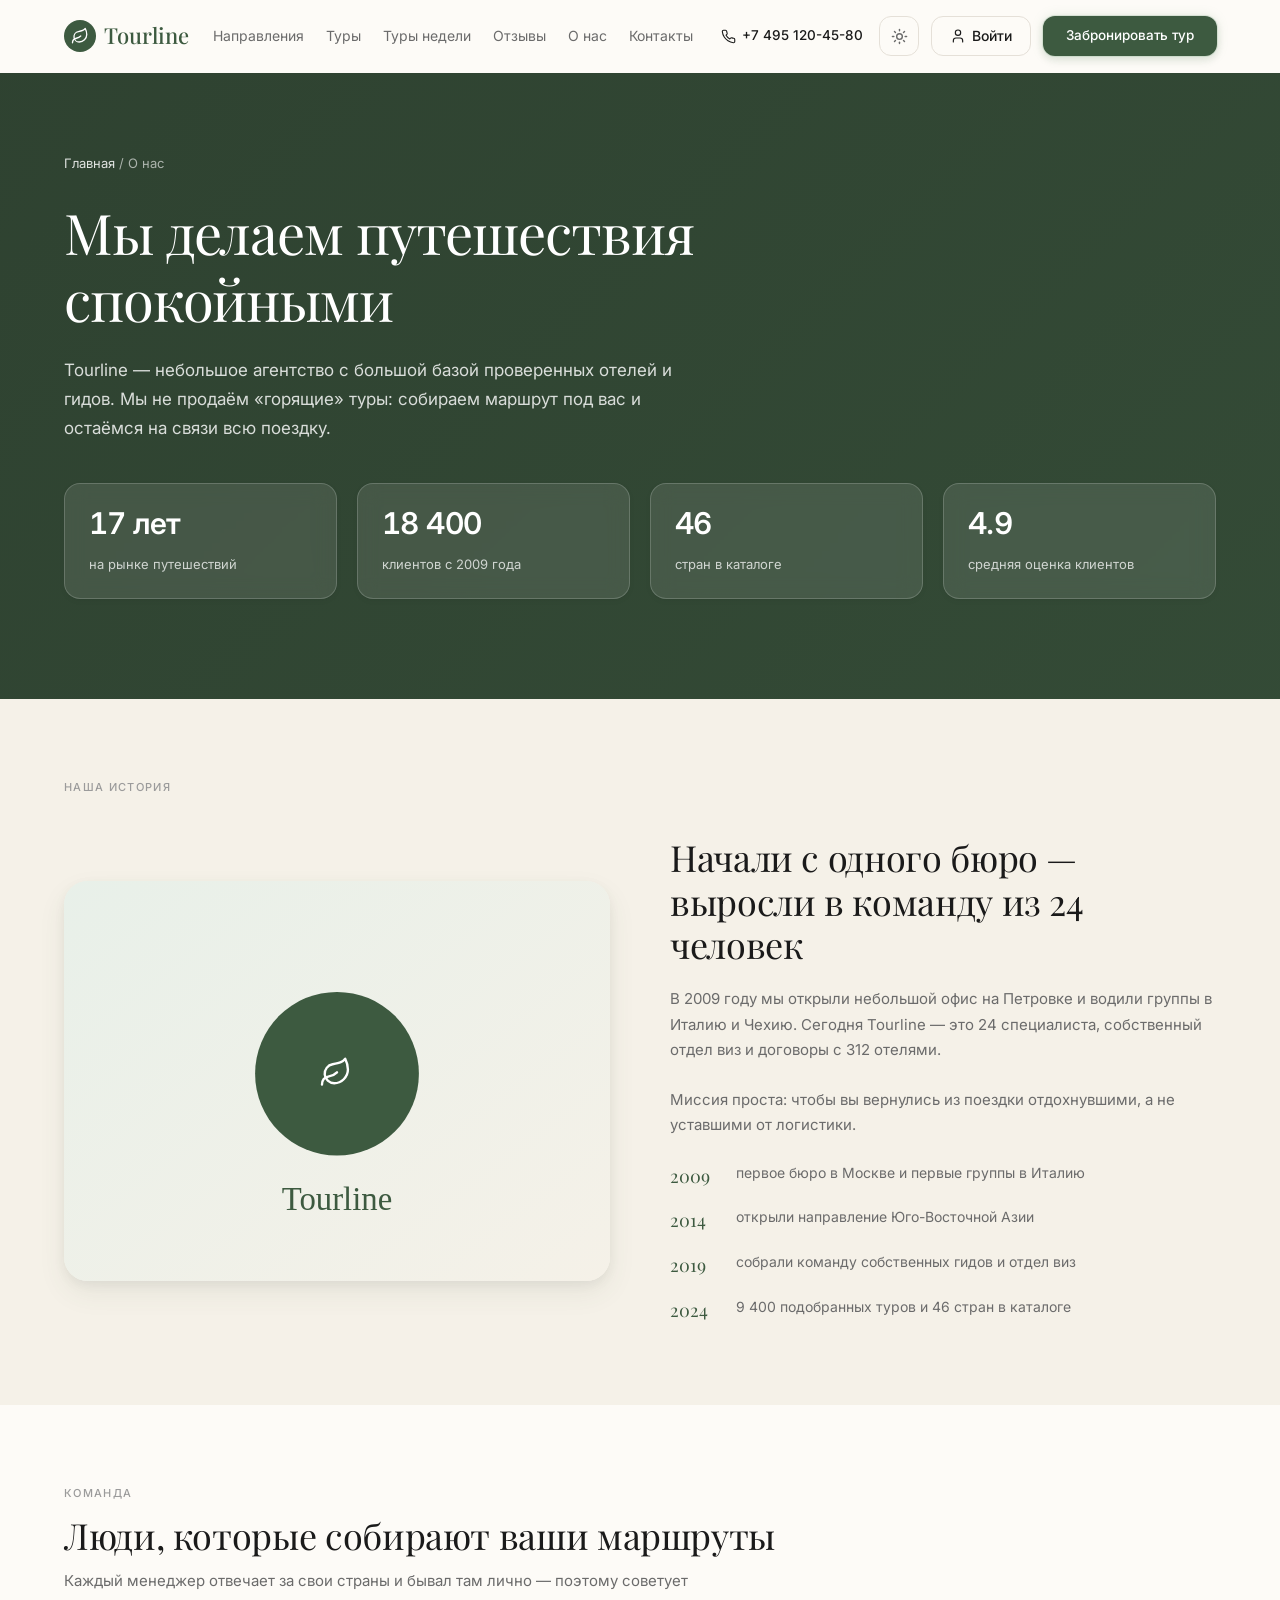
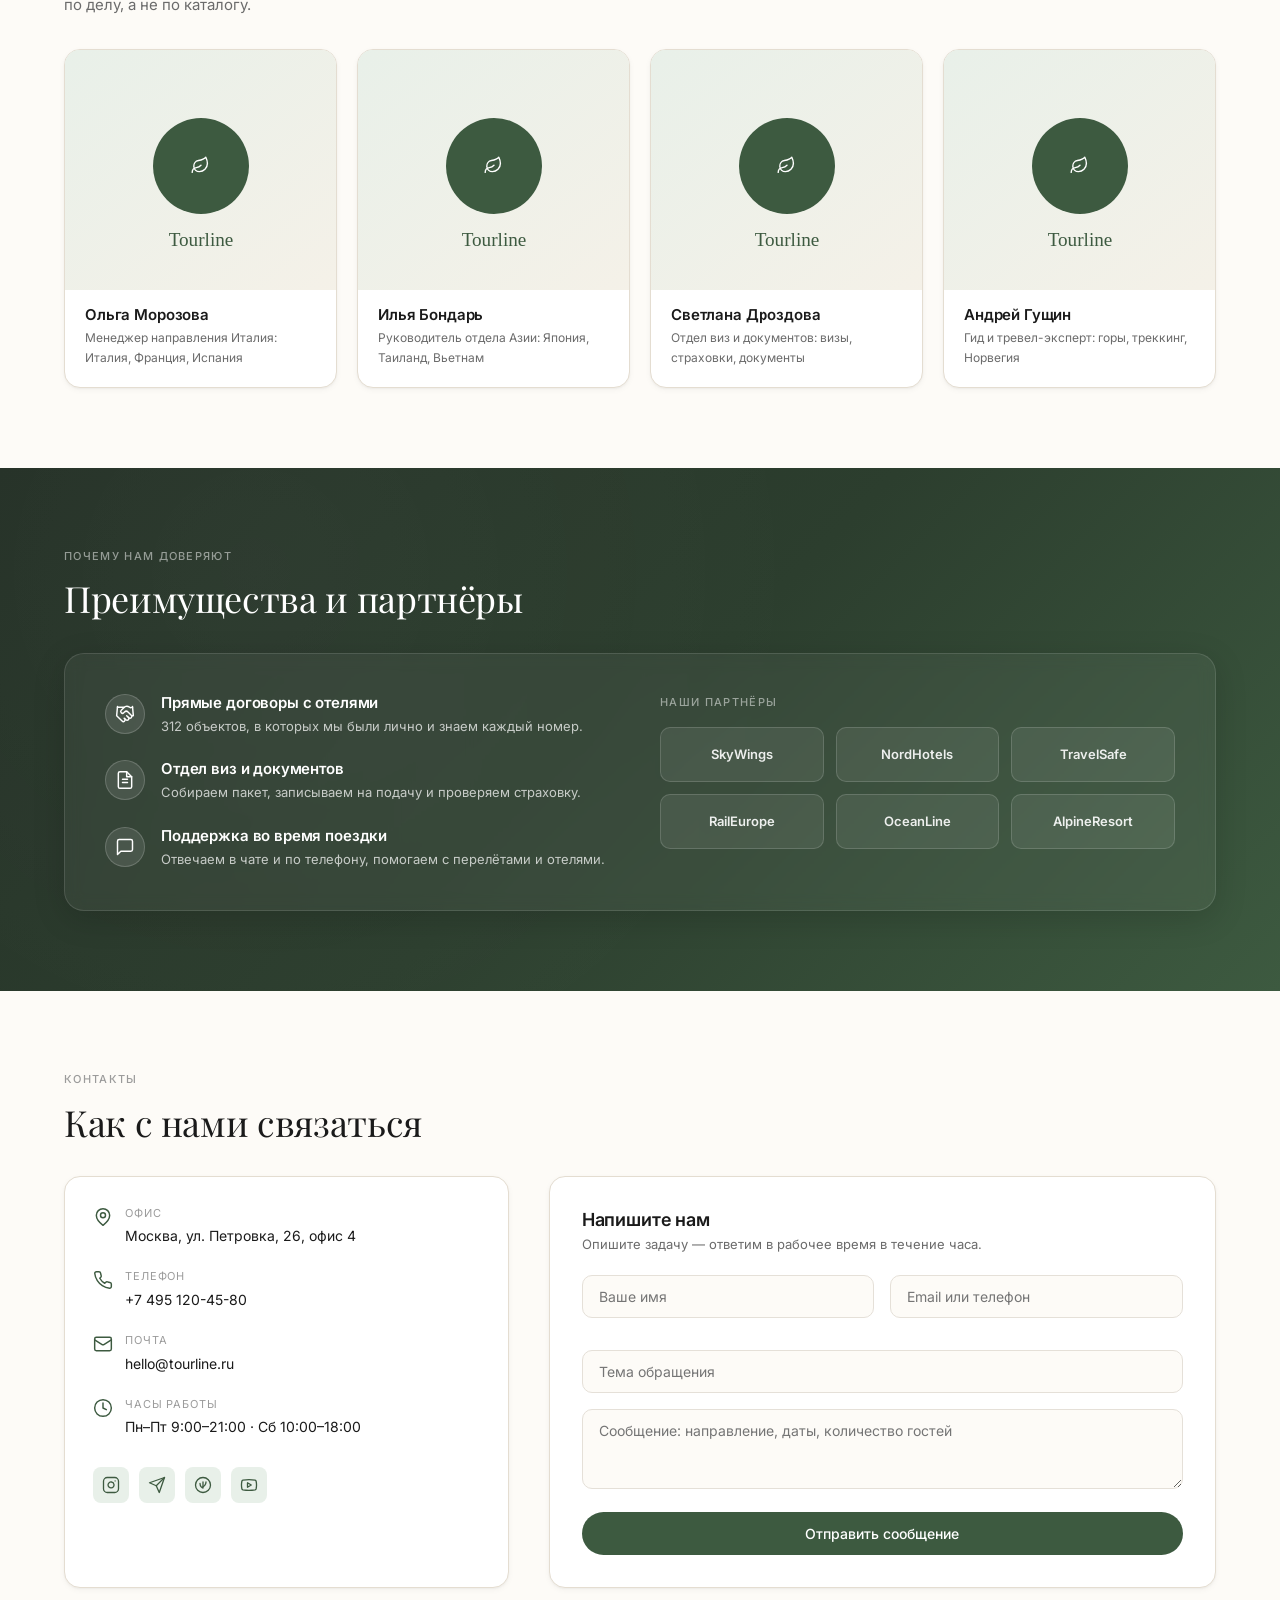
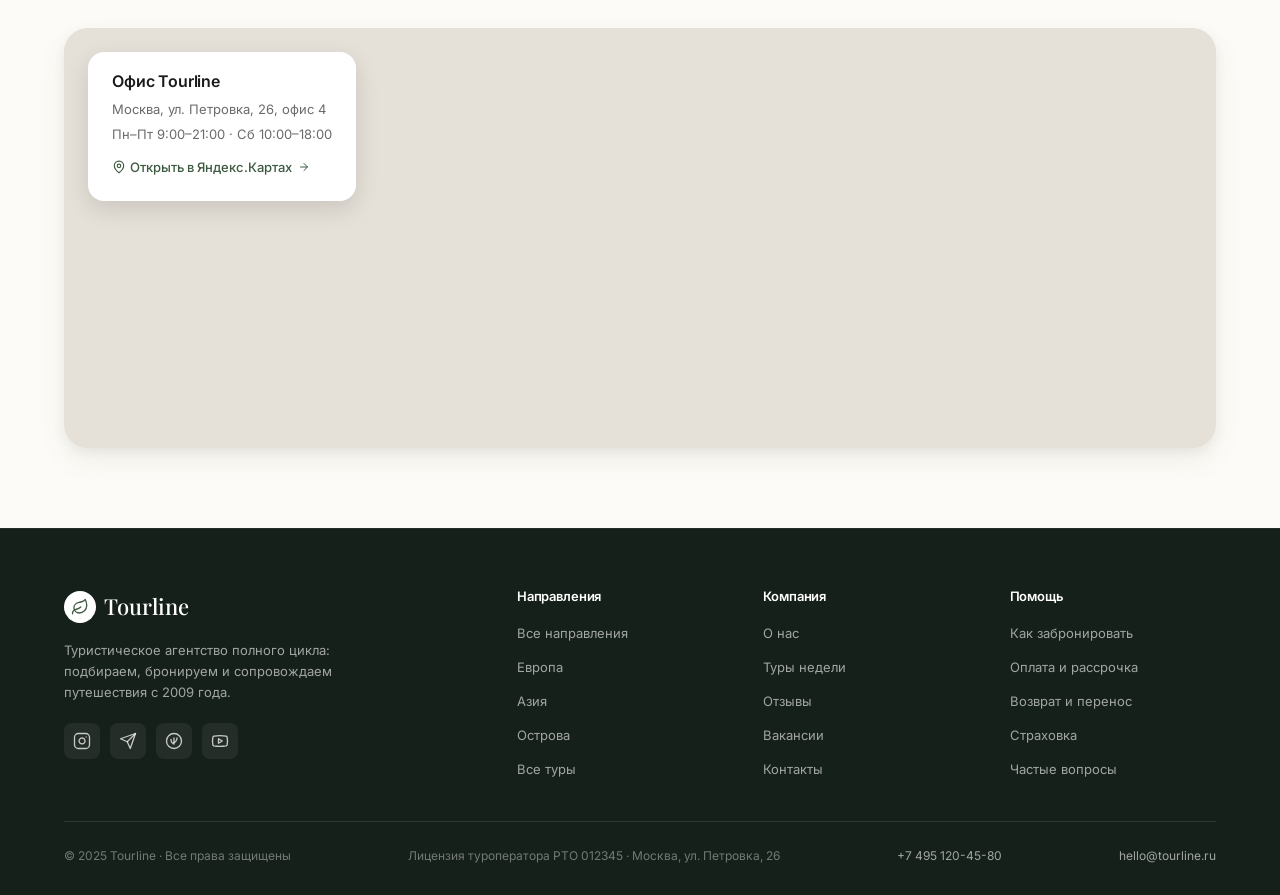
<file: about.html>
<!DOCTYPE html>
<html lang="ru">
<head>
<meta charset="UTF-8">
<meta name="viewport" content="width=device-width, initial-scale=1.0, viewport-fit=cover">
<meta name="theme-color" content="#FDFBF7">
<meta name="theme-color" content="#0D1210" media="(prefers-color-scheme: dark)">
<title>О нас — Tourline</title>
<script>
  (function(){var t=localStorage.getItem('tl-theme')||(window.matchMedia&&window.matchMedia('(prefers-color-scheme: dark)').matches?'dark':'light');document.documentElement.setAttribute('data-theme',t);})();
</script>
<link rel="preconnect" href="https://fonts.googleapis.com">
<link rel="preconnect" href="https://fonts.gstatic.com" crossorigin>
<link href="https://fonts.googleapis.com/css2?family=Inter:wght@400;500;600&family=Playfair+Display:wght@400;500&display=swap" rel="stylesheet">
<link rel="stylesheet" href="style.css">
</head>
<body>

<header class="header">
  <div class="container header-inner">
    <a href="index.html" class="logo"><span class="logo-icon"><svg viewBox="0 0 24 24"><path d="M11 20A7 7 0 0 1 9.8 6.1C15.5 5 17 4.48 19 2c1 2 2 4.18 2 8 0 5.5-4.78 10-10 10Z"/><path d="M2 21c0-3 1.85-5.36 5.08-6C9.5 14.52 12 13 13 12"/></svg></span>Tourline</a>
    <button class="burger"><span></span></button>
    <nav class="nav">
      <a href="destinations.html">Направления</a>
      <a href="tours.html">Туры</a>
      <a href="weekly.html">Туры недели</a>
      <a href="reviews.html">Отзывы</a>
      <a href="about.html">О нас</a>
      <a href="contacts.html">Контакты</a>
    </nav>
    <div class="header-actions">
      <a href="tel:+74951204580" class="header-phone"><svg class="icon icon-sm" viewBox="0 0 24 24"><path d="M22 16.92v3a2 2 0 0 1-2.18 2 19.79 19.79 0 0 1-8.63-3.07 19.5 19.5 0 0 1-6-6 19.79 19.79 0 0 1-3.07-8.67A2 2 0 0 1 4.11 2h3a2 2 0 0 1 2 1.72c.13.96.36 1.9.7 2.81a2 2 0 0 1-.45 2.11L8.09 9.91a16 16 0 0 0 6 6l1.27-1.27a2 2 0 0 1 2.11-.45c.91.34 1.85.57 2.81.7A2 2 0 0 1 22 16.92Z"/></svg>+7 495 120-45-80</a>
      <span data-auth-slot></span>
      <a href="#" class="btn btn-primary" data-modal="booking">Забронировать тур</a>
    </div>
  </div>
</header>

<!-- HERO С ФОНОМ -->
<section class="about-hero-section">
  <div class="container">
    <div class="breadcrumb"><a href="index.html">Главная</a> / <span>О нас</span></div>
    <h1>Мы делаем путешествия спокойными</h1>
    <p class="about-hero-desc">Tourline — небольшое агентство с большой базой проверенных отелей и гидов. Мы не продаём «горящие» туры: собираем маршрут под вас и остаёмся на связи всю поездку.</p>

    <div class="stats-row">
      <div class="stat-card"><strong>17 лет</strong><span>на рынке путешествий</span></div>
      <div class="stat-card"><strong>18 400</strong><span>клиентов с 2009 года</span></div>
      <div class="stat-card"><strong>46</strong><span>стран в каталоге</span></div>
      <div class="stat-card"><strong>4.9</strong><span>средняя оценка клиентов</span></div>
    </div>
  </div>
</section>

<!-- ИСТОРИЯ -->
<section class="section section-beige">
  <div class="container">
    <div class="section-label">Наша история</div>
    <div class="history-grid">
      <img src="https://images.unsplash.com/photo-1522202176988-66273c2fd55f?w=800&q=80" alt="Офис Tourline">
      <div class="history-content">
        <h2>Начали с одного бюро — выросли в команду из 24 человек</h2>
        <p>В 2009 году мы открыли небольшой офис на Петровке и водили группы в Италию и Чехию. Сегодня Tourline — это 24 специалиста, собственный отдел виз и договоры с 312 отелями.</p>
        <p>Миссия проста: чтобы вы вернулись из поездки отдохнувшими, а не уставшими от логистики.</p>

        <div class="timeline">
          <div class="timeline-item"><span class="timeline-year">2009</span><p>первое бюро в Москве и первые группы в Италию</p></div>
          <div class="timeline-item"><span class="timeline-year">2014</span><p>открыли направление Юго-Восточной Азии</p></div>
          <div class="timeline-item"><span class="timeline-year">2019</span><p>собрали команду собственных гидов и отдел виз</p></div>
          <div class="timeline-item"><span class="timeline-year">2024</span><p>9 400 подобранных туров и 46 стран в каталоге</p></div>
        </div>
      </div>
    </div>
  </div>
</section>

<!-- КОМАНДА -->
<section class="section section-cream">
  <div class="container">
    <div class="section-label">Команда</div>
    <h2>Люди, которые собирают ваши маршруты</h2>
    <p style="color:var(--text-muted);margin-top:12px;max-width:640px;">Каждый менеджер отвечает за свои страны и бывал там лично — поэтому советует по делу, а не по каталогу.</p>

    <div class="team-grid">
      <div class="team-card">
        <img src="https://images.unsplash.com/photo-1573497019940-1c28c88b4f3e?w=400&q=80" alt="Ольга Морозова">
        <div class="team-card-body"><h4>Ольга Морозова</h4><p>Менеджер направления Италия: Италия, Франция, Испания</p></div>
      </div>
      <div class="team-card">
        <img src="https://images.unsplash.com/photo-1507003211169-0a1dd7228f2d?w=400&q=80" alt="Илья Бондарь">
        <div class="team-card-body"><h4>Илья Бондарь</h4><p>Руководитель отдела Азии: Япония, Таиланд, Вьетнам</p></div>
      </div>
      <div class="team-card">
        <img src="https://images.unsplash.com/photo-1580489944761-15a19d654956?w=400&q=80" alt="Светлана Дроздова">
        <div class="team-card-body"><h4>Светлана Дроздова</h4><p>Отдел виз и документов: визы, страховки, документы</p></div>
      </div>
      <div class="team-card">
        <img src="https://images.unsplash.com/photo-1500648767791-00dcc994a43e?w=400&q=80" alt="Андрей Гущин">
        <div class="team-card-body"><h4>Андрей Гущин</h4><p>Гид и тревел-эксперт: горы, треккинг, Норвегия</p></div>
      </div>
    </div>
  </div>
</section>

<!-- ПРЕИМУЩЕСТВА И ПАРТНЁРЫ -->
<section class="section partners-section">
  <div class="container">
    <div class="section-label">Почему нам доверяют</div>
    <h2>Преимущества и партнёры</h2>
    <div class="partners-grid">
      <div class="advantages-list">
        <div class="advantage-item">
          <div class="advantage-icon"><svg viewBox="0 0 24 24" fill="none" stroke="currentColor" stroke-width="1.75" stroke-linecap="round" stroke-linejoin="round"><path d="m11 17 2 2a1 1 0 1 0 3-3"/><path d="m14 14 2.5 2.5a1 1 0 1 0 3-3l-3.88-3.88a3 3 0 0 0-4.24 0l-.88.88a1 1 0 1 1-3-3l2.81-2.81a5.79 5.79 0 0 1 7.06-.87l.47.28a2 2 0 0 0 1.42.25L21 4"/><path d="m21 3 1 11h-2"/><path d="M3 3 2 14l6.5 6.5a1 1 0 1 0 3-3"/><path d="M3 4h8"/></svg></div>
          <div><h4>Прямые договоры с отелями</h4><p>312 объектов, в которых мы были лично и знаем каждый номер.</p></div>
        </div>
        <div class="advantage-item">
          <div class="advantage-icon"><svg viewBox="0 0 24 24"><path d="M14 2H6a2 2 0 0 0-2 2v16a2 2 0 0 0 2 2h12a2 2 0 0 0 2-2V8z"/><polyline points="14 2 14 8 20 8"/><line x1="9" x2="15" y1="15" y2="15"/><line x1="9" x2="15" y1="11" y2="11"/></svg></div>
          <div><h4>Отдел виз и документов</h4><p>Собираем пакет, записываем на подачу и проверяем страховку.</p></div>
        </div>
        <div class="advantage-item">
          <div class="advantage-icon"><svg viewBox="0 0 24 24"><path d="M21 15a2 2 0 0 1-2 2H7l-4 4V5a2 2 0 0 1 2-2h14a2 2 0 0 1 2 2z"/></svg></div>
          <div><h4>Поддержка во время поездки</h4><p>Отвечаем в чате и по телефону, помогаем с перелётами и отелями.</p></div>
        </div>
      </div>

      <div>
        <div class="section-label" style="margin-bottom:16px;">Наши партнёры</div>
        <div class="partners-logos">
          <div class="partner-logo">SkyWings</div>
          <div class="partner-logo">NordHotels</div>
          <div class="partner-logo">TravelSafe</div>
          <div class="partner-logo">RailEurope</div>
          <div class="partner-logo">OceanLine</div>
          <div class="partner-logo">AlpineResort</div>
        </div>
      </div>
    </div>
  </div>
</section>

<!-- КОНТАКТЫ -->
<section class="section section-cream" id="contacts">
  <div class="container">
    <div class="section-label">Контакты</div>
    <h2>Как с нами связаться</h2>

    <div class="contact-grid">
      <div class="contact-info">
        <div class="contact-item">
          <svg viewBox="0 0 24 24"><path d="M20 10c0 6-8 12-8 12s-8-6-8-12a8 8 0 0 1 16 0Z"/><circle cx="12" cy="10" r="3"/></svg>
          <div><label>Офис</label><span>Москва, ул. Петровка, 26, офис 4</span></div>
        </div>
        <div class="contact-item">
          <svg viewBox="0 0 24 24"><path d="M22 16.92v3a2 2 0 0 1-2.18 2 19.79 19.79 0 0 1-8.63-3.07 19.5 19.5 0 0 1-6-6 19.79 19.79 0 0 1-3.07-8.67A2 2 0 0 1 4.11 2h3a2 2 0 0 1 2 1.72c.13.96.36 1.9.7 2.81a2 2 0 0 1-.45 2.11L8.09 9.91a16 16 0 0 0 6 6l1.27-1.27a2 2 0 0 1 2.11-.45c.91.34 1.85.57 2.81.7A2 2 0 0 1 22 16.92Z"/></svg>
          <div><label>Телефон</label><a href="tel:+74951204580">+7 495 120-45-80</a></div>
        </div>
        <div class="contact-item">
          <svg viewBox="0 0 24 24"><rect width="20" height="16" x="2" y="4" rx="2"/><path d="m22 7-8.97 5.7a1.94 1.94 0 0 1-2.06 0L2 7"/></svg>
          <div><label>Почта</label><a href="mailto:hello@tourline.ru">hello@tourline.ru</a></div>
        </div>
        <div class="contact-item">
          <svg viewBox="0 0 24 24"><circle cx="12" cy="12" r="10"/><polyline points="12 6 12 12 16 14"/></svg>
          <div><label>Часы работы</label><span>Пн–Пт 9:00–21:00 · Сб 10:00–18:00</span></div>
        </div>
        <div class="footer-social" style="margin-top:8px;">
          <a href="#" style="background:var(--green-light);"><svg viewBox="0 0 24 24" style="stroke:var(--green);"><rect width="20" height="20" x="2" y="2" rx="5"/><path d="M16 11.37A4 4 0 1 1 12.63 8 4 4 0 0 1 16 11.37z"/><line x1="17.5" x2="17.51" y1="6.5" y2="6.5"/></svg></a>
          <a href="#" style="background:var(--green-light);"><svg viewBox="0 0 24 24" style="stroke:var(--green);"><path d="m22 2-7 20-4-9-9-4Z"/><path d="M22 2 11 13"/></svg></a>
          <a href="#" style="background:var(--green-light);"><svg viewBox="0 0 24 24" style="stroke:var(--green);"><circle cx="12" cy="12" r="10"/><path d="M8 10c0 4 3 6 4 6V8"/><path d="M12 14c1 0 4-2 4-6"/></svg></a>
          <a href="#" style="background:var(--green-light);"><svg viewBox="0 0 24 24" style="stroke:var(--green);"><path d="M2.5 17a24.12 24.12 0 0 1 0-10 2 2 0 0 1 1.4-1.4 49.56 49.56 0 0 1 16.2 0A2 2 0 0 1 21.5 7a24.12 24.12 0 0 1 0 10 2 2 0 0 1-1.4 1.4 49.55 49.55 0 0 1-16.2 0A2 2 0 0 1 2.5 17"/><path d="m10 15 5-3-5-3z"/></svg></a>
        </div>
      </div>

      <form class="contact-form" data-form="about-contact">
        <h3>Напишите нам</h3>
        <p>Опишите задачу — ответим в рабочее время в течение часа.</p>
        <div class="form-row">
          <div class="form-group"><input type="text" name="name" placeholder="Ваше имя" required></div>
          <div class="form-group"><input type="text" name="contact" placeholder="Email или телефон" required></div>
        </div>
        <div class="form-group"><input type="text" name="subject" placeholder="Тема обращения"></div>
        <div class="form-group"><textarea name="message" placeholder="Сообщение: направление, даты, количество гостей"></textarea></div>
        <button type="submit" class="btn btn-primary" style="width:100%;">Отправить сообщение</button>
      </form>
    </div>

    <div class="map-block">
      <iframe src="https://yandex.ru/map-widget/v1/?ll=37.617700%2C55.765800&z=16&text=%D0%9C%D0%BE%D1%81%D0%BA%D0%B2%D0%B0%2C%20%D0%9F%D0%B5%D1%82%D1%80%D0%BE%D0%B2%D0%BA%D0%B0%2C%2026" allowfullscreen loading="lazy" title="Офис Tourline"></iframe>
      <div class="map-card">
        <h4>Офис Tourline</h4>
        <p>Москва, ул. Петровка, 26, офис 4</p>
        <p>Пн–Пт 9:00–21:00 · Сб 10:00–18:00</p>
       <a href="https://yandex.ru/maps/?text=Москва, Петровка, 26" target="_blank" rel="noopener">
  <svg viewBox="0 0 24 24" width="14" height="14" fill="none" stroke="currentColor" stroke-width="2" stroke-linecap="round" stroke-linejoin="round" style="vertical-align:-2px;">
    <path d="M20 10c0 6-8 12-8 12s-8-6-8-12a8 8 0 0 1 16 0Z"/>
    <circle cx="12" cy="10" r="3"/>
  </svg>
  Открыть в Яндекс.Картах
  <svg viewBox="0 0 24 24" width="12" height="12" fill="none" stroke="currentColor" stroke-width="2" stroke-linecap="round" stroke-linejoin="round" style="vertical-align:-2px;margin-left:2px;">
    <path d="M5 12h14"/>
    <path d="m12 5 7 7-7 7"/>
  </svg>
</a>
      </div>
    </div>
  </div>
</section>

<footer class="footer">
  <div class="container">
    <div class="footer-grid">
      <div class="footer-brand">
        <a href="index.html" class="logo footer-logo"><span class="logo-icon"><svg viewBox="0 0 24 24"><path d="M11 20A7 7 0 0 1 9.8 6.1C15.5 5 17 4.48 19 2c1 2 2 4.18 2 8 0 5.5-4.78 10-10 10Z"/><path d="M2 21c0-3 1.85-5.36 5.08-6C9.5 14.52 12 13 13 12"/></svg></span>Tourline</a>
        <p>Туристическое агентство полного цикла: подбираем, бронируем и сопровождаем путешествия с 2009 года.</p>
        <div class="footer-social">
          <a href="#" aria-label="Instagram"><svg viewBox="0 0 24 24"><rect width="20" height="20" x="2" y="2" rx="5"/><path d="M16 11.37A4 4 0 1 1 12.63 8 4 4 0 0 1 16 11.37z"/><line x1="17.5" x2="17.51" y1="6.5" y2="6.5"/></svg></a>
          <a href="#" aria-label="Telegram"><svg viewBox="0 0 24 24"><path d="m22 2-7 20-4-9-9-4Z"/><path d="M22 2 11 13"/></svg></a>
          <a href="#" aria-label="VK"><svg viewBox="0 0 24 24"><circle cx="12" cy="12" r="10"/><path d="M8 10c0 4 3 6 4 6V8"/><path d="M12 14c1 0 4-2 4-6"/></svg></a>
          <a href="#" aria-label="YouTube"><svg viewBox="0 0 24 24"><path d="M2.5 17a24.12 24.12 0 0 1 0-10 2 2 0 0 1 1.4-1.4 49.56 49.56 0 0 1 16.2 0A2 2 0 0 1 21.5 7a24.12 24.12 0 0 1 0 10 2 2 0 0 1-1.4 1.4 49.55 49.55 0 0 1-16.2 0A2 2 0 0 1 2.5 17"/><path d="m10 15 5-3-5-3z"/></svg></a>
        </div>
      </div>
      <div class="footer-col"><h4>Направления</h4><ul><li><a href="destinations.html">Все направления</a></li><li><a href="destinations.html">Европа</a></li><li><a href="destinations.html">Азия</a></li><li><a href="destinations.html">Острова</a></li><li><a href="tours.html">Все туры</a></li></ul></div>
      <div class="footer-col"><h4>Компания</h4><ul><li><a href="about.html">О нас</a></li><li><a href="weekly.html">Туры недели</a></li><li><a href="reviews.html">Отзывы</a></li><li><a href="vacancies.html">Вакансии</a></li><li><a href="contacts.html">Контакты</a></li></ul></div>
      <div class="footer-col"><h4>Помощь</h4><ul><li><a href="help.html#booking">Как забронировать</a></li><li><a href="help.html#payment">Оплата и рассрочка</a></li><li><a href="help.html#return">Возврат и перенос</a></li><li><a href="help.html#insurance">Страховка</a></li><li><a href="faq.html">Частые вопросы</a></li></ul></div>
    </div>
    <div class="footer-bottom"><span>© 2025 Tourline · Все права защищены</span><span>Лицензия туроператора РТО 012345 · Москва, ул. Петровка, 26</span><a href="tel:+74951204580">+7 495 120-45-80</a><a href="mailto:hello@tourline.ru">hello@tourline.ru</a></div>
  </div>
</footer>

<script src="tours-data.js"></script>
<script src="auth.js"></script>
<script src="app.js"></script>
</body>
</html>
</file>
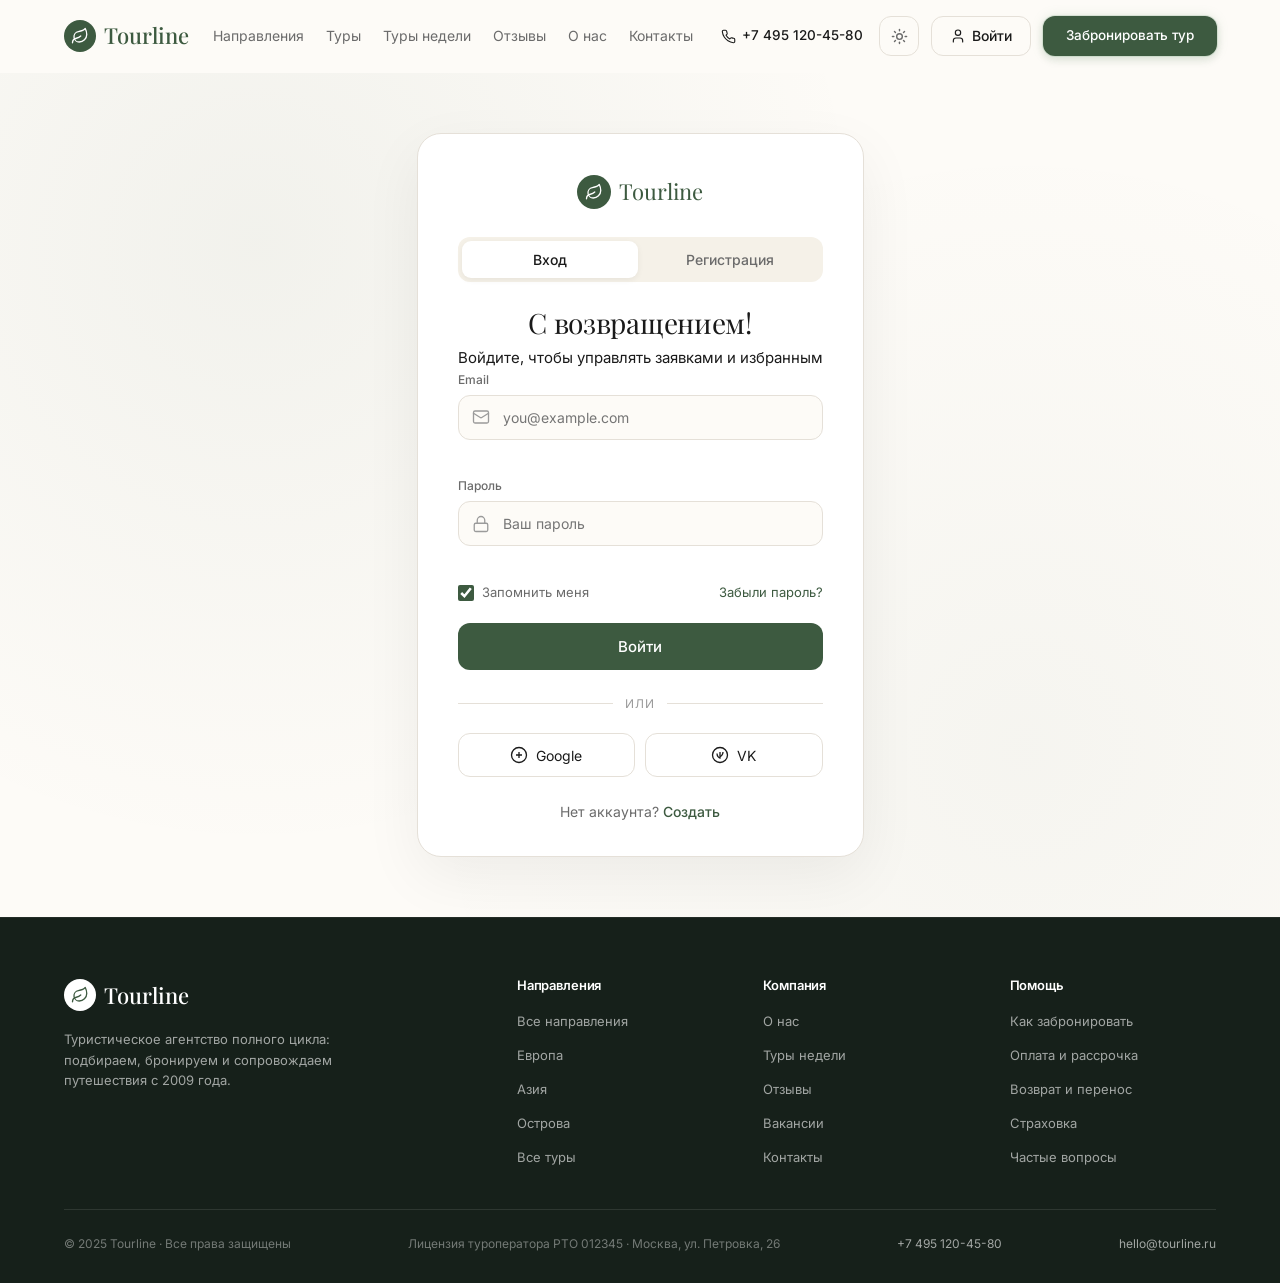
<file: account.html>
<!DOCTYPE html>
<html lang="ru">
<head>
<meta charset="UTF-8">
<meta name="viewport" content="width=device-width, initial-scale=1.0, viewport-fit=cover">
<meta name="theme-color" content="#FDFBF7">
<meta name="theme-color" content="#0D1210" media="(prefers-color-scheme: dark)">
<title>Личный кабинет — Tourline</title>
<script>
  (function(){var t=localStorage.getItem('tl-theme')||(window.matchMedia&&window.matchMedia('(prefers-color-scheme: dark)').matches?'dark':'light');document.documentElement.setAttribute('data-theme',t);})();
</script>
<link rel="preconnect" href="https://fonts.googleapis.com">
<link rel="preconnect" href="https://fonts.gstatic.com" crossorigin>
<link href="https://fonts.googleapis.com/css2?family=Inter:wght@400;500;600&family=Playfair+Display:wght@400;500&display=swap" rel="stylesheet">
<link rel="stylesheet" href="style.css">
</head>
<body>

<header class="header">
  <div class="container header-inner">
    <a href="index.html" class="logo"><span class="logo-icon"><svg viewBox="0 0 24 24"><path d="M11 20A7 7 0 0 1 9.8 6.1C15.5 5 17 4.48 19 2c1 2 2 4.18 2 8 0 5.5-4.78 10-10 10Z"/><path d="M2 21c0-3 1.85-5.36 5.08-6C9.5 14.52 12 13 13 12"/></svg></span>Tourline</a>
    <button class="burger"><span></span></button>
    <nav class="nav">
      <a href="destinations.html">Направления</a>
      <a href="tours.html">Туры</a>
      <a href="weekly.html">Туры недели</a>
      <a href="reviews.html">Отзывы</a>
      <a href="about.html">О нас</a>
      <a href="contacts.html">Контакты</a>
    </nav>
    <div class="header-actions">
      <a href="tel:+74951204580" class="header-phone"><svg class="icon icon-sm" viewBox="0 0 24 24"><path d="M22 16.92v3a2 2 0 0 1-2.18 2 19.79 19.79 0 0 1-8.63-3.07 19.5 19.5 0 0 1-6-6 19.79 19.79 0 0 1-3.07-8.67A2 2 0 0 1 4.11 2h3a2 2 0 0 1 2 1.72c.13.96.36 1.9.7 2.81a2 2 0 0 1-.45 2.11L8.09 9.91a16 16 0 0 0 6 6l1.27-1.27a2 2 0 0 1 2.11-.45c.91.34 1.85.57 2.81.7A2 2 0 0 1 22 16.92Z"/></svg>+7 495 120-45-80</a>
      <span data-auth-slot></span>
      <a href="#" class="btn btn-primary" data-modal="booking">Забронировать тур</a>
    </div>
  </div>
</header>

<section class="account-header">
  <div class="container">
    <h1 id="welcome-name">Личный кабинет</h1>
    <p>Управляйте заявками, избранным и настройками профиля</p>
  </div>
</section>

<section class="section section-cream" style="padding-top:0;">
  <div class="container">

    <div class="account-tabs">
      <button class="account-tab active" data-pane="profile" type="button">Профиль</button>
      <button class="account-tab" data-pane="bookings" type="button">Мои заявки</button>
      <button class="account-tab" data-pane="favorites" type="button">Избранное</button>
      <button class="account-tab" data-pane="settings" type="button">Настройки</button>
    </div>

    <div class="account-pane active" data-pane-content="profile">
      <div class="profile-grid">
        <div class="profile-side">
          <div class="profile-avatar-big" id="profile-avatar">И</div>
          <h3 id="profile-name">Имя Фамилия</h3>
          <p class="profile-email" id="profile-email">email@example.com</p>
          <div class="profile-meta">
            <div><span>Телефон</span><strong id="profile-phone">—</strong></div>
            <div><span>Аккаунт создан</span><strong id="profile-created">—</strong></div>
            <div><span>Заявок</span><strong id="profile-bookings-count">0</strong></div>
          </div>
        </div>

        <form class="profile-form" id="profile-form">
          <h3>Редактировать профиль</h3>
          <div class="auth-field">
            <label>Имя и фамилия</label>
            <div class="auth-field-input">
              <svg class="icon-left" viewBox="0 0 24 24"><path d="M19 21v-2a4 4 0 0 0-4-4H9a4 4 0 0 0-4 4v2"/><circle cx="12" cy="7" r="4"/></svg>
              <input type="text" name="name" required>
            </div>
          </div>
          <div class="auth-field">
            <label>Email (нельзя изменить)</label>
            <div class="auth-field-input">
              <svg class="icon-left" viewBox="0 0 24 24"><rect width="20" height="16" x="2" y="4" rx="2"/><path d="m22 7-8.97 5.7a1.94 1.94 0 0 1-2.06 0L2 7"/></svg>
              <input type="email" name="email" disabled style="opacity:.6;cursor:not-allowed;">
            </div>
          </div>
          <div class="auth-field">
            <label>Телефон</label>
            <div class="auth-field-input">
              <svg class="icon-left" viewBox="0 0 24 24"><path d="M22 16.92v3a2 2 0 0 1-2.18 2 19.79 19.79 0 0 1-8.63-3.07 19.5 19.5 0 0 1-6-6 19.79 19.79 0 0 1-3.07-8.67A2 2 0 0 1 4.11 2h3a2 2 0 0 1 2 1.72c.13.96.36 1.9.7 2.81a2 2 0 0 1-.45 2.11L8.09 9.91a16 16 0 0 0 6 6l1.27-1.27a2 2 0 0 1 2.11-.45c.91.34 1.85.57 2.81.7A2 2 0 0 1 22 16.92Z"/></svg>
              <input type="tel" name="phone" placeholder="+7 (___) ___-__-__">
            </div>
          </div>
          <button type="submit" class="auth-submit">Сохранить изменения</button>
        </form>
      </div>
    </div>

    <div class="account-pane" data-pane-content="bookings">
      <div id="bookings-container"></div>
    </div>

    <div class="account-pane" data-pane-content="favorites">
      <div id="favorites-container"></div>
    </div>

    <div class="account-pane" data-pane-content="settings">
      <div class="profile-form" style="max-width:600px;">
        <h3>Сменить пароль</h3>
        <form id="password-form">
          <div class="auth-field">
            <label>Новый пароль</label>
            <div class="auth-field-input">
              <svg class="icon-left" viewBox="0 0 24 24"><rect width="18" height="11" x="3" y="11" rx="2"/><path d="M7 11V7a5 5 0 0 1 10 0v4"/></svg>
              <input type="password" name="password" placeholder="Минимум 6 символов" required minlength="6">
            </div>
          </div>
          <div class="auth-field">
            <label>Повторите пароль</label>
            <div class="auth-field-input">
              <svg class="icon-left" viewBox="0 0 24 24"><rect width="18" height="11" x="3" y="11" rx="2"/><path d="M7 11V7a5 5 0 0 1 10 0v4"/></svg>
              <input type="password" name="password2" required minlength="6">
            </div>
          </div>
          <button type="submit" class="auth-submit">Обновить пароль</button>
        </form>

        <hr style="border:none;border-top:1px solid var(--border);margin:32px 0;">

        <h3>Опасная зона</h3>
        <p style="color:var(--text-muted);font-size:14px;margin-bottom:20px;">После удаления аккаунта все заявки и настройки будут потеряны безвозвратно.</p>
        <button type="button" class="btn btn-outline" data-delete-account style="border-color:#B85C58;color:#B85C58;">Удалить аккаунт</button>
      </div>
    </div>

  </div>
</section>

<footer class="footer">
  <div class="container">
    <div class="footer-grid">
      <div class="footer-brand">
        <a href="index.html" class="logo footer-logo"><span class="logo-icon"><svg viewBox="0 0 24 24"><path d="M11 20A7 7 0 0 1 9.8 6.1C15.5 5 17 4.48 19 2c1 2 2 4.18 2 8 0 5.5-4.78 10-10 10Z"/><path d="M2 21c0-3 1.85-5.36 5.08-6C9.5 14.52 12 13 13 12"/></svg></span>Tourline</a>
        <p>Туристическое агентство полного цикла: подбираем, бронируем и сопровождаем путешествия с 2009 года.</p>
      </div>
      <div class="footer-col"><h4>Направления</h4><ul><li><a href="destinations.html">Все направления</a></li><li><a href="destinations.html">Европа</a></li><li><a href="destinations.html">Азия</a></li><li><a href="destinations.html">Острова</a></li><li><a href="tours.html">Все туры</a></li></ul></div>
      <div class="footer-col"><h4>Компания</h4><ul><li><a href="about.html">О нас</a></li><li><a href="weekly.html">Туры недели</a></li><li><a href="reviews.html">Отзывы</a></li><li><a href="vacancies.html">Вакансии</a></li><li><a href="contacts.html">Контакты</a></li></ul></div>
      <div class="footer-col"><h4>Помощь</h4><ul><li><a href="help.html#booking">Как забронировать</a></li><li><a href="help.html#payment">Оплата и рассрочка</a></li><li><a href="help.html#return">Возврат и перенос</a></li><li><a href="help.html#insurance">Страховка</a></li><li><a href="faq.html">Частые вопросы</a></li></ul></div>
    </div>
    <div class="footer-bottom"><span>© 2025 Tourline · Все права защищены</span><span>Лицензия туроператора РТО 012345 · Москва, ул. Петровка, 26</span><a href="tel:+74951204580">+7 495 120-45-80</a><a href="mailto:hello@tourline.ru">hello@tourline.ru</a></div>
  </div>
</footer>
<script>
  // Если зашёл администратор — сразу в админ-панель
  (function () {
    try {
      var raw = localStorage.getItem('tl-current-user');
      if (raw) {
        var u = JSON.parse(raw);
        if (u && u.role === 'admin') {
          window.location.replace('admin.html');
        }
      }
    } catch (e) {}
  })();
</script>
<script src="tours-data.js"></script>
<script src="auth.js"></script>
<script src="app.js"></script>
<script>
(function(){
  const user=getCurrentUser();
  if(!user){location.replace('auth.html');return}
  const users=getUsers();
  const fullUser=users.find(u=>u.id===user.id)||user;

  document.getElementById('welcome-name').textContent='Здравствуйте, '+(user.name.split(' ')[0]||'гость')+'!';
  document.getElementById('profile-avatar').textContent=userInitials(user.name);
  document.getElementById('profile-name').textContent=user.name;
  document.getElementById('profile-email').textContent=user.email;
  document.getElementById('profile-phone').textContent=user.phone||'—';

  const pf=document.getElementById('profile-form');
  pf.elements.name.value=user.name;
  pf.elements.email.value=user.email;
  pf.elements.phone.value=user.phone||'';

  if(fullUser.createdAt){
    const d=new Date(fullUser.createdAt);
    document.getElementById('profile-created').textContent=d.toLocaleDateString('ru-RU',{day:'numeric',month:'long',year:'numeric'});
  }

  const bookings=getBookings().filter(b=>b.userId===user.id);
  document.getElementById('profile-bookings-count').textContent=bookings.length;
  renderBookings(bookings);

  const favs=getFavorites().filter(f=>f.userId===user.id);
  renderFavorites(favs);

  pf.addEventListener('submit',e=>{
    e.preventDefault();
    const res=updateProfile({name:pf.elements.name.value,phone:pf.elements.phone.value});
    if(res.ok){showToast('✓ Профиль обновлён');setTimeout(()=>location.reload(),500)}
    else showToast('Не удалось обновить профиль');
  });

  document.getElementById('password-form').addEventListener('submit',e=>{
    e.preventDefault();
    const f=e.target;const p1=f.elements.password.value;const p2=f.elements.password2.value;
    if(p1.length<6)return showToast('Пароль минимум 6 символов');
    if(p1!==p2)return showToast('Пароли не совпадают');
    updateProfile({password:p1});f.reset();showToast('✓ Пароль обновлён');
  });

  document.querySelector('[data-delete-account]').addEventListener('click',()=>{
    if(!confirm('Точно удалить аккаунт? Действие необратимо.'))return;
    saveUsers(getUsers().filter(u=>u.id!==user.id));
    saveBookings(getBookings().filter(b=>b.userId!==user.id));
    saveFavorites(getFavorites().filter(f=>f.userId!==user.id));
    logoutUser();showToast('Аккаунт удалён');
    setTimeout(()=>location.href='index.html',800);
  });

  const tabs=document.querySelectorAll('.account-tab');
  const panes=document.querySelectorAll('.account-pane');
  function switchPane(name){
    tabs.forEach(t=>t.classList.toggle('active',t.dataset.pane===name));
    panes.forEach(p=>p.classList.toggle('active',p.dataset.paneContent===name));
  }
  tabs.forEach(t=>t.addEventListener('click',()=>{switchPane(t.dataset.pane);history.replaceState(null,'','#'+t.dataset.pane)}));
  if(location.hash){const name=location.hash.slice(1);if([...tabs].some(t=>t.dataset.pane===name))switchPane(name)}

  function renderBookings(list){
    const c=document.getElementById('bookings-container');
    if(!list.length){c.innerHTML=`<div class="empty-pane"><div class="empty-icon"><svg viewBox="0 0 24 24"><rect width="18" height="18" x="3" y="4" rx="2"/><path d="M16 2v4M8 2v4M3 10h18"/></svg></div><h3>Заявок пока нет</h3><p>Выберите направление и оставьте первую заявку.</p><a href="destinations.html" class="btn btn-primary">Смотреть направления</a></div>`;return}
    c.innerHTML='<div class="bookings-list">'+list.map(b=>`<div class="booking-item"><div class="booking-item-info"><h4>${escapeHtml(b.tourTitle||'Тур')}</h4><p>${escapeHtml(b.dates||'Даты уточняются')} · ${escapeHtml(b.guests||'2 гостя')}</p></div><span class="booking-item-status ${b.status==='pending'?'pending':b.status==='cancelled'?'cancelled':''}">${b.status==='pending'?'Ждёт подтверждения':b.status==='cancelled'?'Отменена':'Подтверждена'}</span></div>`).join('')+'</div>';
  }

  function renderFavorites(list){
    const c=document.getElementById('favorites-container');
    if(!list.length){c.innerHTML=`<div class="empty-pane"><div class="empty-icon"><svg viewBox="0 0 24 24"><path d="M19 14c1.49-1.46 3-3.21 3-5.5A5.5 5.5 0 0 0 16.5 3c-1.76 0-3 .5-4.5 2-1.5-1.5-2.74-2-4.5-2A5.5 5.5 0 0 0 2 8.5c0 2.3 1.5 4.05 3 5.5l7 7Z"/></svg></div><h3>Избранного пока нет</h3><p>Нажимайте ♡ на карточках туров, чтобы сохранять их.</p><a href="destinations.html" class="btn btn-primary">Смотреть туры</a></div>`;return}
    c.innerHTML='<div class="fav-grid">'+list.map(f=>`<a href="tour.html?id=${f.tourId}" class="tour-card"><div class="tour-card-img"><img src="${f.image}" alt="${escapeHtml(f.tourTitle)}" loading="lazy"></div><div class="tour-card-body"><div class="tour-card-top"><h4>${escapeHtml(f.tourTitle)}</h4></div><p class="tour-card-desc">${escapeHtml(f.shortDesc||'')}</p><div class="tour-card-price"><strong>от ${f.price?f.price.toLocaleString('ru-RU')+' ₽':'—'}</strong><span>→</span></div></div></a>`).join('')+'</div>';
  }
})();
</script>
</body>
</html>
</file>
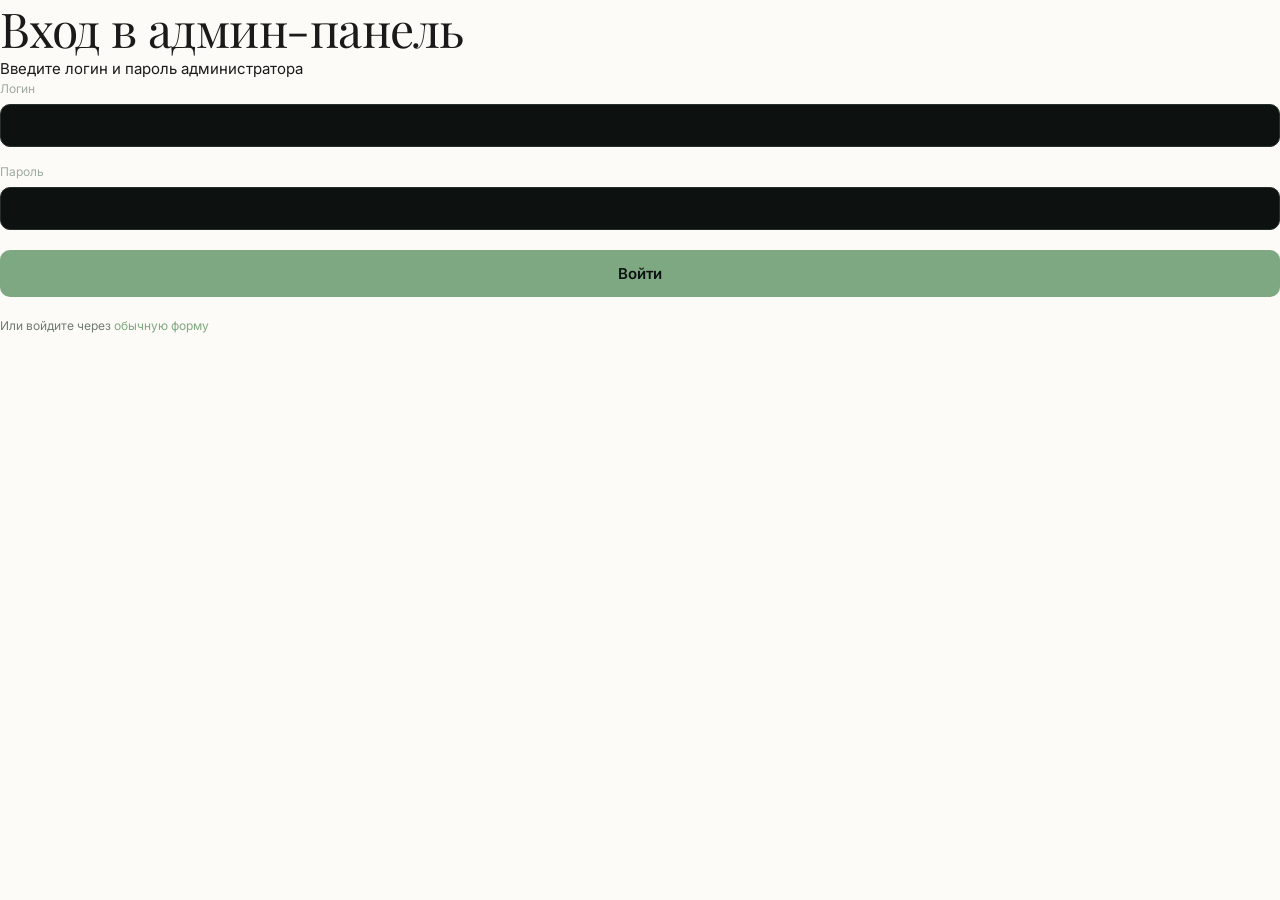
<file: admin.html>
<!DOCTYPE html>
<html lang="ru">
<head>
<meta charset="UTF-8">
<meta name="viewport" content="width=device-width, initial-scale=1.0, viewport-fit=cover">
<meta name="theme-color" content="#FDFBF7">
<meta name="theme-color" content="#0D1210" media="(prefers-color-scheme: dark)">
<title>Админ-панель — Tourline</title>
<link rel="preconnect" href="https://fonts.googleapis.com">
<link rel="preconnect" href="https://fonts.gstatic.com" crossorigin>
<link href="https://fonts.googleapis.com/css2?family=Inter:wght@400;500;600&family=Playfair+Display:wght@400;500&display=swap" rel="stylesheet">
<link rel="stylesheet" href="style.css">
<link rel="stylesheet" href="admin.css">
<script>
  // Анти-вспышка темы
  (function(){
    var t = localStorage.getItem('tl-theme') || (window.matchMedia && window.matchMedia('(prefers-color-scheme: dark)').matches ? 'dark' : 'light');
    document.documentElement.setAttribute('data-theme', t);
  })();
</script>
</head>
<body>

<div class="admin-app">

  <!-- ============================================================
       SIDEBAR
  ============================================================ -->
  <aside class="admin-sidebar" id="sidebar">
    <a href="index.html" class="sidebar-brand">
      <span class="brand-icon">
        <svg viewBox="0 0 24 24"><path d="M11 20A7 7 0 0 1 9.8 6.1C15.5 5 17 4.48 19 2c1 2 2 4.18 2 8 0 5.5-4.78 10-10 10Z"/><path d="M2 21c0-3 1.85-5.36 5.08-6C9.5 14.52 12 13 13 12"/></svg>
      </span>
      Tourline
    </a>
    <div class="sidebar-workspace">Панель управления</div>

    <div class="sidebar-section-title">Основное</div>
    <nav class="sidebar-nav">
      <button type="button" data-pane="dashboard" class="active">
        <svg viewBox="0 0 24 24"><rect width="7" height="9" x="3" y="3" rx="1"/><rect width="7" height="5" x="14" y="3" rx="1"/><rect width="7" height="9" x="14" y="12" rx="1"/><rect width="7" height="5" x="3" y="16" rx="1"/></svg>
        Дашборд
      </button>
      <button type="button" data-pane="tours">
        <svg viewBox="0 0 24 24"><path d="M17.8 19.2 16 11l3.5-3.5C21 6 21.5 4 21 3c-1-.5-3 0-4.5 1.5L13 8 4.8 6.2c-.5-.1-.9.1-1.1.5l-.3.5c-.2.5-.1 1 .3 1.3L9 12l-2 3H4l-1 1 3 2 2 3 1-1v-3l3-2 3.5 5.3c.3.4.8.5 1.3.3l.5-.2c.4-.3.6-.7.5-1.2z"/></svg>
        Туры
      </button>
      <button type="button" data-pane="bookings">
        <svg viewBox="0 0 24 24"><rect width="18" height="18" x="3" y="4" rx="2"/><path d="M16 2v4M8 2v4M3 10h18"/></svg>
        Бронирования
        <span class="badge-count" id="bookings-badge">6</span>
      </button>
      <button type="button" data-pane="clients">
        <svg viewBox="0 0 24 24"><path d="M16 21v-2a4 4 0 0 0-4-4H6a4 4 0 0 0-4 4v2"/><circle cx="9" cy="7" r="4"/><path d="M22 21v-2a4 4 0 0 0-3-3.87"/><path d="M16 3.13a4 4 0 0 1 0 7.75"/></svg>
        Клиенты
      </button>
    </nav>

    <div class="sidebar-section-title">Сайт и система</div>
    <nav class="sidebar-nav">
      <button type="button" data-pane="content">
        <svg viewBox="0 0 24 24"><path d="M14 2H6a2 2 0 0 0-2 2v16a2 2 0 0 0 2 2h12a2 2 0 0 0 2-2V8z"/><polyline points="14 2 14 8 20 8"/><line x1="9" x2="15" y1="15" y2="15"/><line x1="9" x2="15" y1="11" y2="11"/></svg>
        Контент
      </button>
      <button type="button" data-pane="settings">
        <svg viewBox="0 0 24 24"><circle cx="12" cy="12" r="3"/><path d="M19.4 15a1.65 1.65 0 0 0 .33 1.82l.06.06a2 2 0 0 1-2.83 2.83l-.06-.06a1.65 1.65 0 0 0-1.82-.33 1.65 1.65 0 0 0-1 1.51V21a2 2 0 0 1-4 0v-.09A1.65 1.65 0 0 0 9 19.4a1.65 1.65 0 0 0-1.82.33l-.06.06a2 2 0 0 1-2.83-2.83l.06-.06a1.65 1.65 0 0 0 .33-1.82 1.65 1.65 0 0 0-1.51-1H3a2 2 0 0 1 0-4h.09A1.65 1.65 0 0 0 4.6 9a1.65 1.65 0 0 0-.33-1.82l-.06-.06a2 2 0 0 1 2.83-2.83l.06.06a1.65 1.65 0 0 0 1.82.33H9a1.65 1.65 0 0 0 1-1.51V3a2 2 0 0 1 4 0v.09a1.65 1.65 0 0 0 1 1.51 1.65 1.65 0 0 0 1.82-.33l.06-.06a2 2 0 0 1 2.83 2.83l-.06.06a1.65 1.65 0 0 0-.33 1.82V9a1.65 1.65 0 0 0 1.51 1H21a2 2 0 0 1 0 4h-.09a1.65 1.65 0 0 0-1.51 1Z"/></svg>
        Настройки
      </button>
    </nav>

    <div class="sidebar-footer">
      <button type="button" class="sidebar-logout" id="logout-btn">
        <svg viewBox="0 0 24 24"><path d="M9 21H5a2 2 0 0 1-2-2V5a2 2 0 0 1 2-2h4"/><polyline points="16 17 21 12 16 7"/><line x1="21" x2="9" y1="12" y2="12"/></svg>
        Выйти из админки
      </button>
    </div>
  </aside>

  <!-- ============================================================
       MAIN
  ============================================================ -->
  <div class="admin-main">

    <!-- TOPBAR -->
    <header class="admin-topbar">
      <button type="button" class="mobile-menu-btn" id="mobile-menu-btn">
        <svg viewBox="0 0 24 24"><line x1="3" x2="21" y1="6" y2="6"/><line x1="3" x2="21" y1="12" y2="12"/><line x1="3" x2="21" y1="18" y2="18"/></svg>
      </button>

      <div class="topbar-breadcrumb">
        <a href="index.html">Главная</a> / <span class="current" id="breadcrumb-current">Дашборд</span>
      </div>

      <div class="topbar-search">
        <svg viewBox="0 0 24 24"><circle cx="11" cy="11" r="8"/><path d="m21 21-4.3-4.3"/></svg>
        <input type="text" id="global-search" placeholder="Поиск по турам, клиентам, броням…">
      </div>

      <div class="topbar-actions">
        <button type="button" class="topbar-icon-btn" id="theme-btn" title="Сменить тему">
          <svg viewBox="0 0 24 24"><circle cx="12" cy="12" r="4"/><path d="M12 2v2M12 20v2M4.93 4.93l1.41 1.41M17.66 17.66l1.41 1.41M2 12h2M20 12h2M6.34 17.66l-1.41 1.41M19.07 4.93l-1.41 1.41"/></svg>
        </button>
        <div class="notif-wrap">
  <button type="button" class="topbar-icon-btn" id="notif-btn" title="Уведомления">
    <svg viewBox="0 0 24 24"><path d="M6 8a6 6 0 0 1 12 0c0 7 3 9 3 9H3s3-2 3-9"/><path d="M10.3 21a1.94 1.94 0 0 0 3.4 0"/></svg>
    <span class="notif-dot" id="notif-dot" style="display:none;"></span>
    <span class="notif-count" id="notif-count" style="display:none;">0</span>
  </button>

  <div class="notif-dropdown" id="notif-dropdown">
    <div class="notif-header">
      <div>
        <h4>Уведомления</h4>
        <span class="notif-sub" id="notif-sub">Нет новых</span>
      </div>
      <button type="button" class="notif-mark-all" id="notif-mark-all">Прочитать все</button>
    </div>
    <div class="notif-list" id="notif-list">
      <div class="notif-empty">Пока нет уведомлений</div>
    </div>
    <div class="notif-footer">
      <button type="button" id="notif-clear" class="notif-clear">Очистить все</button>
    </div>
  </div>
</div>
       <button type="button" class="topbar-user" id="topbar-user" title="Администратор">
  <span class="topbar-avatar" id="topbar-avatar">А</span>
</button>
      </div>
    </header>

    <!-- ============================================================
         CONTENT
    ============================================================ -->
    <main class="admin-content">

      <!-- ============ ДАШБОРД ============ -->
      <section class="admin-pane active" data-pane-content="dashboard">
        <div class="pane-header">
          <div>
            <h1>Дашборд</h1>
            <p>Обзор ключевых показателей Tourline</p>
          </div>
          <div class="pane-actions">
            <button class="btn btn-outline" data-export="dashboard">
              <svg viewBox="0 0 24 24"><path d="M21 15v4a2 2 0 0 1-2 2H5a2 2 0 0 1-2-2v-4"/><polyline points="7 10 12 15 17 10"/><line x1="12" x2="12" y1="15" y2="3"/></svg>
              Экспорт
            </button>
            <button class="btn btn-primary" data-new-booking>
              <svg viewBox="0 0 24 24"><line x1="12" x2="12" y1="5" y2="19"/><line x1="5" x2="19" y1="12" y2="12"/></svg>
              Создать бронь
            </button>
          </div>
        </div>

        <div class="kpi-grid">
          <div class="kpi-card">
            <div class="kpi-label">
              <svg viewBox="0 0 24 24"><line x1="12" x2="12" y1="2" y2="22"/><path d="M17 5H9.5a3.5 3.5 0 0 0 0 7h5a3.5 3.5 0 0 1 0 7H6"/></svg>
              Доход за месяц
            </div>
            <div class="kpi-value" id="kpi-revenue">€ 186 400</div>
            <div class="kpi-trend">+14,6% к прошлому месяцу</div>
          </div>

          <div class="kpi-card">
            <div class="kpi-label">
              <svg viewBox="0 0 24 24"><rect width="18" height="18" x="3" y="4" rx="2"/><path d="M16 2v4M8 2v4M3 10h18"/></svg>
              Новые бронирования
            </div>
            <div class="kpi-value" id="kpi-bookings">36</div>
            <div class="kpi-trend">+8 за последние сутки</div>
          </div>

          <div class="kpi-card">
            <div class="kpi-label">
              <svg viewBox="0 0 24 24"><path d="M17.8 19.2 16 11l3.5-3.5C21 6 21.5 4 21 3c-1-.5-3 0-4.5 1.5L13 8 4.8 6.2c-.5-.1-.9.1-1.1.5l-.3.5c-.2.5-.1 1 .3 1.3L9 12l-2 3H4l-1 1 3 2 2 3 1-1v-3l3-2 3.5 5.3c.3.4.8.5 1.3.3l.5-.2c.4-.3.6-.7.5-1.2z"/></svg>
              Активные туры
            </div>
            <div class="kpi-value" id="kpi-tours">24</div>
            <div class="kpi-trend">+12 в этом сезоне</div>
          </div>

          <div class="kpi-card">
            <div class="kpi-label">
              <svg viewBox="0 0 24 24"><path d="M16 21v-2a4 4 0 0 0-4-4H6a4 4 0 0 0-4 4v2"/><circle cx="9" cy="7" r="4"/></svg>
              Клиенты
            </div>
            <div class="kpi-value" id="kpi-clients">2 340</div>
            <div class="kpi-trend">+5,2% повторные покупки</div>
          </div>
        </div>

        <div class="card-grid-2">
          <div class="card">
  <div class="card-header">
    <div>
      <h3>Динамика продаж</h3>
      <div class="card-sub" id="sales-subtitle">€ 186 400 · 412 путёвок за год</div>
    </div>
    <div class="period-switch" id="sales-period">
      <button type="button" class="period-btn active" data-period="12m">12 мес</button>
      <button type="button" class="period-btn" data-period="6m">6 мес</button>
      <button type="button" class="period-btn" data-period="30d">30 дней</button>
    </div>
  </div>
  <div class="sales-chart" id="sales-chart"></div>
</div>

          <div class="card">
            <div class="card-header">
              <div>
                <h3>Ближайшие туры</h3>
                <div class="card-sub">Средняя загрузка — 71%</div>
              </div>
            </div>
            <div id="upcoming-tours"></div>
          </div>
        </div>

        <div class="card">
          <div class="card-header">
            <div>
              <h3>Новые бронирования</h3>
              <div class="card-sub">36 за последние 24 часа</div>
            </div>
            <a href="#" class="btn btn-ghost btn-sm" data-goto="bookings">Все брони →</a>
          </div>
          <table class="data-table data-table--dashboard">
  <colgroup>
    <col style="width: 15%;">
    <col style="width: 25%;">
    <col style="width: 30%;">
    <col style="width: 15%;">
    <col style="width: 15%;">
  </colgroup>
  <thead>
    <tr>
      <th>Номер</th>
      <th>Клиент</th>
      <th>Тур</th>
      <th>Сумма</th>
      <th>Статус</th>
    </tr>
  </thead>
  <tbody id="dashboard-bookings"></tbody>
</table>
        </div>

        <div class="card">
          <div class="card-header">
            <div>
              <h3>Требуют подтверждения</h3>
              <div class="card-sub">3 заявки ждут вашего решения</div>
            </div>
          </div>
          <div id="pending-bookings"></div>
        </div>
      </section>

      <!-- ============ ТУРЫ ============ -->
      <section class="admin-pane" data-pane-content="tours">
        <div class="pane-header">
          <div>
            <h1>Туры</h1>
            <p>148 туров · обновлено сегодня в 09:40</p>
          </div>
          <div class="pane-actions">
            <button class="btn btn-outline" data-export="tours">
              <svg viewBox="0 0 24 24"><path d="M21 15v4a2 2 0 0 1-2 2H5a2 2 0 0 1-2-2v-4"/><polyline points="7 10 12 15 17 10"/><line x1="12" x2="12" y1="15" y2="3"/></svg>
              Экспорт
            </button>
            <button class="btn btn-primary" data-new-tour>
              <svg viewBox="0 0 24 24"><line x1="12" x2="12" y1="5" y2="19"/><line x1="5" x2="19" y1="12" y2="12"/></svg>
              Добавить тур
            </button>
          </div>
        </div>

        <div class="kpi-grid">
          <div class="kpi-card">
            <div class="kpi-label">Туров в каталоге</div>
            <div class="kpi-value">148</div>
            <div class="kpi-trend">+12 в этом сезоне</div>
          </div>
          <div class="kpi-card">
            <div class="kpi-label">Опубликовано</div>
            <div class="kpi-value">132</div>
            <div class="kpi-trend">89% от общего</div>
          </div>
          <div class="kpi-card">
            <div class="kpi-label">Черновики</div>
            <div class="kpi-value">16</div>
            <div class="kpi-trend neutral">Требуют проверки</div>
          </div>
          <div class="kpi-card">
            <div class="kpi-label">Средняя цена</div>
            <div class="kpi-value">€ 1 280</div>
            <div class="kpi-trend">+4% к прошлому</div>
          </div>
        </div>

        <div class="filter-bar">
          <div class="filter-search">
            <svg viewBox="0 0 24 24"><circle cx="11" cy="11" r="8"/><path d="m21 21-4.3-4.3"/></svg>
            <input type="text" id="tours-search" placeholder="Найти тур по названию">
          </div>
          <select class="filter-select" id="tours-filter-country">
            <option value="all">Все направления</option>
            <option>Италия</option>
            <option>Турция</option>
            <option>Египет</option>
            <option>ОАЭ</option>
            <option>Испания</option>
            <option>Греция</option>
          </select>
          <select class="filter-select" id="tours-filter-status">
            <option value="all">Все статусы</option>
            <option value="published">Опубликован</option>
            <option value="draft">Черновик</option>
          </select>
          <span style="margin-left:auto;font-size:13px;color:var(--text-muted);" id="tours-count">148 туров</span>
        </div>

        <div class="card" style="padding:0;overflow:hidden;">
          <table class="data-table data-table--tours">
  <colgroup>
    <col style="width: 32%;">
    <col style="width: 14%;">
    <col style="width: 12%;">
    <col style="width: 10%;">
    <col style="width: 14%;">
    <col style="width: 18%;">
  </colgroup>
  <thead>
    <tr>
      <th>Тур</th>
      <th>Даты</th>
      <th>Цена</th>
      <th>Места</th>
      <th>Статус</th>
      <th style="text-align:right;">Действия</th>
    </tr>
  </thead>
  <tbody id="tours-tbody"></tbody>
</table>
            <tbody id="tours-tbody"></tbody>
          </table>
        </div>
      </section>

      <!-- ============ БРОНИРОВАНИЯ ============ -->
      <section class="admin-pane" data-pane-content="bookings">
        <div class="pane-header">
          <div>
            <h1>Бронирования</h1>
            <p>103 брони за июнь · 6 новых сегодня</p>
          </div>
          <div class="pane-actions">
            <button class="btn btn-outline" data-export="bookings">
              <svg viewBox="0 0 24 24"><path d="M21 15v4a2 2 0 0 1-2 2H5a2 2 0 0 1-2-2v-4"/><polyline points="7 10 12 15 17 10"/><line x1="12" x2="12" y1="15" y2="3"/></svg>
              Выгрузить отчёт
            </button>
            <button class="btn btn-primary" data-new-booking>
              <svg viewBox="0 0 24 24"><line x1="12" x2="12" y1="5" y2="19"/><line x1="5" x2="19" y1="12" y2="12"/></svg>
              Создать бронь
            </button>
          </div>
        </div>

        <div class="kpi-grid">
          <div class="kpi-card">
            <div class="kpi-label">Оплачено за июнь</div>
            <div class="kpi-value">€ 148 200</div>
            <div class="kpi-trend">86 бронирований</div>
          </div>
          <div class="kpi-card">
            <div class="kpi-label">Ожидает оплаты</div>
            <div class="kpi-value">€ 24 900</div>
            <div class="kpi-trend neutral">14 бронирований</div>
          </div>
          <div class="kpi-card">
            <div class="kpi-label">Возвраты</div>
            <div class="kpi-value">€ 3 400</div>
            <div class="kpi-trend negative">3 заявки</div>
          </div>
          <div class="kpi-card">
            <div class="kpi-label">Средний чек</div>
            <div class="kpi-value">€ 1 240</div>
            <div class="kpi-trend">+6% к маю</div>
          </div>
        </div>

        <div class="filter-bar">
          <div class="filter-search">
            <svg viewBox="0 0 24 24"><circle cx="11" cy="11" r="8"/><path d="m21 21-4.3-4.3"/></svg>
            <input type="text" id="bookings-search" placeholder="Номер брони или клиент">
          </div>
          <select class="filter-select" id="bookings-filter-status">
            <option value="all">Статус оплаты</option>
            <option value="paid">Оплачено</option>
            <option value="pending">Ожидает</option>
            <option value="prepay">Предоплата</option>
            <option value="refund">Возврат</option>
          </select>
          <button class="filter-chip" id="bookings-filter-date">
            <svg viewBox="0 0 24 24"><rect width="18" height="18" x="3" y="4" rx="2"/><path d="M16 2v4M8 2v4M3 10h18"/></svg>
            01.06 – 30.06.2025
          </button>
        </div>

        <div class="card" style="padding:0;overflow:hidden;">
         <table class="data-table data-table--bookings">
  <colgroup>
    <col style="width: 12%;">
    <col style="width: 20%;">
    <col style="width: 22%;">
    <col style="width: 12%;">
    <col style="width: 12%;">
    <col style="width: 12%;">
    <col style="width: 10%;">
  </colgroup>
  <thead>
    <tr>
      <th>Бронь</th>
      <th>Клиент</th>
      <th>Тур</th>
      <th>Дата</th>
      <th>Сумма</th>
      <th>Оплата</th>
      <th style="text-align:right;">Действия</th>
    </tr>
  </thead>
  <tbody id="bookings-tbody"></tbody>
</table>
            <tbody id="bookings-tbody"></tbody>
          </table>
        </div>
      </section>

      <!-- ============ КЛИЕНТЫ ============ -->
      <section class="admin-pane" data-pane-content="clients">
        <div class="pane-header">
          <div>
            <h1>Клиенты</h1>
            <p>2 340 клиентов · 148 новых за месяц</p>
          </div>
          <div class="pane-actions">
            <button class="btn btn-outline" data-export="clients">
              <svg viewBox="0 0 24 24"><path d="M21 15v4a2 2 0 0 1-2 2H5a2 2 0 0 1-2-2v-4"/><polyline points="7 10 12 15 17 10"/><line x1="12" x2="12" y1="15" y2="3"/></svg>
              Экспорт базы
            </button>
            <button class="btn btn-primary" data-new-client>
              <svg viewBox="0 0 24 24"><line x1="12" x2="12" y1="5" y2="19"/><line x1="5" x2="19" y1="12" y2="12"/></svg>
              Добавить клиента
            </button>
          </div>
        </div>

        <div class="filter-bar">
          <div class="filter-search">
            <svg viewBox="0 0 24 24"><circle cx="11" cy="11" r="8"/><path d="m21 21-4.3-4.3"/></svg>
            <input type="text" id="clients-search" placeholder="Имя, телефон или e-mail">
          </div>
          <button class="filter-chip active">Все города</button>
          <button class="filter-chip">Активные</button>
          <button class="filter-chip">VIP</button>
        </div>

        <div class="split-layout">
          <div class="card" style="padding:0;overflow:hidden;">
           <table class="data-table data-table--clients">
  <colgroup>
    <col style="width: 45%;">
    <col style="width: 25%;">
    <col style="width: 15%;">
    <col style="width: 15%;">
  </colgroup>
  <thead>
    <tr>
      <th>Клиент</th>
      <th>Телефон</th>
      <th>Поездок</th>
      <th>Статус</th>
    </tr>
  </thead>
  <tbody id="clients-tbody"></tbody>
</table>
              <tbody id="clients-tbody"></tbody>
            </table>
          </div>

          <div id="client-detail"></div>
        </div>
      </section>

      <!-- ============ КОНТЕНТ ============ -->
      <section class="admin-pane" data-pane-content="content">
        <div class="pane-header">
          <div>
            <h1>Контент</h1>
            <p>Управление страницами, турами, медиа и отзывами</p>
          </div>
          <div class="pane-actions">
            <span style="font-size:12px;color:var(--text-muted);display:inline-flex;align-items:center;gap:6px;">
              Опубликовано сегодня в 18:20
            </span>
            <button class="btn btn-primary" data-publish>
              <svg viewBox="0 0 24 24"><polyline points="20 6 9 17 4 12"/></svg>
              Опубликовать
            </button>
          </div>
        </div>

        <div class="content-tabs" id="content-tabs">
          <button type="button" class="active" data-content-tab="pages">Страницы сайта</button>
          <button type="button" data-content-tab="tours">Туры</button>
          <button type="button" data-content-tab="media">Медиатека</button>
          <button type="button" data-content-tab="reviews">Отзывы</button>
          <button type="button" data-content-tab="posts">Публикации</button>
        </div>

        <!-- Страницы -->
        <div class="content-pane active" data-content-pane="pages">
          <div class="card" style="padding:0;overflow:hidden;">
            <table class="data-table" style="padding:0 24px;">
              <thead>
                <tr>
                  <th>Страница</th>
                  <th>Обновлено</th>
                  <th>Статус</th>
                  <th>Действия</th>
                </tr>
              </thead>
              <tbody>
                <tr>
                  <td><strong>Главная страница</strong><br><span style="font-size:12px;color:var(--text-muted);">/ — баннеры и подборки туров</span></td>
                  <td>14.06.2025</td>
                  <td><span class="status status-published">Опубликована</span></td>
                  <td><button class="row-action-btn"><svg viewBox="0 0 24 24"><path d="M11 4H4a2 2 0 0 0-2 2v14a2 2 0 0 0 2 2h14a2 2 0 0 0 2-2v-7"/><path d="M18.5 2.5a2.121 2.121 0 0 1 3 3L12 15l-4 1 1-4 9.5-9.5Z"/></svg></button></td>
                </tr>
                <tr>
                  <td><strong>Туры Италии</strong><br><span style="font-size:12px;color:var(--text-muted);">/tours/italy · 24 тура</span></td>
                  <td>13.06.2025</td>
                  <td><span class="status status-published">Опубликована</span></td>
                  <td><button class="row-action-btn"><svg viewBox="0 0 24 24"><path d="M11 4H4a2 2 0 0 0-2 2v14a2 2 0 0 0 2 2h14a2 2 0 0 0 2-2v-7"/><path d="M18.5 2.5a2.121 2.121 0 0 1 3 3L12 15l-4 1 1-4 9.5-9.5Z"/></svg></button></td>
                </tr>
                <tr>
                  <td><strong>О компании</strong><br><span style="font-size:12px;color:var(--text-muted);">/about — черновик правок</span></td>
                  <td>12.06.2025</td>
                  <td><span class="status status-draft">Черновик</span></td>
                  <td><button class="row-action-btn"><svg viewBox="0 0 24 24"><path d="M11 4H4a2 2 0 0 0-2 2v14a2 2 0 0 0 2 2h14a2 2 0 0 0 2-2v-7"/><path d="M18.5 2.5a2.121 2.121 0 0 1 3 3L12 15l-4 1 1-4 9.5-9.5Z"/></svg></button></td>
                </tr>
                <tr>
                  <td><strong>Блог о путешествиях</strong><br><span style="font-size:12px;color:var(--text-muted);">/blog · 36 статей</span></td>
                  <td>10.06.2025</td>
                  <td><span class="status status-published">Опубликована</span></td>
                  <td><button class="row-action-btn"><svg viewBox="0 0 24 24"><path d="M11 4H4a2 2 0 0 0-2 2v14a2 2 0 0 0 2 2h14a2 2 0 0 0 2-2v-7"/><path d="M18.5 2.5a2.121 2.121 0 0 1 3 3L12 15l-4 1 1-4 9.5-9.5Z"/></svg></button></td>
                </tr>
              </tbody>
            </table>
          </div>
        </div>

        <!-- Туры (дублирует основную вкладку, для контекста) -->
        <div class="content-pane" data-content-pane="tours">
          <div class="empty-state">
            <svg viewBox="0 0 24 24"><path d="M17.8 19.2 16 11l3.5-3.5C21 6 21.5 4 21 3c-1-.5-3 0-4.5 1.5L13 8 4.8 6.2c-.5-.1-.9.1-1.1.5l-.3.5c-.2.5-.1 1 .3 1.3L9 12l-2 3H4l-1 1 3 2 2 3 1-1v-3l3-2 3.5 5.3c.3.4.8.5 1.3.3l.5-.2c.4-.3.6-.7.5-1.2z"/></svg>
            <h3>Управление турами</h3>
            <p>Откройте вкладку «Туры» в левом меню для полного списка каталога.</p>
            <button class="btn btn-primary" style="margin-top:16px;" data-goto="tours">Перейти к турам</button>
          </div>
        </div>

        <!-- Медиатека -->
        <div class="content-pane" data-content-pane="media">
          <div class="card">
            <div class="card-header">
              <div>
                <h3>Медиатека</h3>
                <div class="card-sub">128 файлов · 2,4 ГБ</div>
              </div>
              <button class="btn btn-outline" data-upload>
                <svg viewBox="0 0 24 24"><path d="M21 15v4a2 2 0 0 1-2 2H5a2 2 0 0 1-2-2v-4"/><polyline points="17 8 12 3 7 8"/><line x1="12" x2="12" y1="3" y2="15"/></svg>
                Загрузить
              </button>
            </div>
            <div class="media-grid" id="media-grid"></div>
          </div>
        </div>

        <!-- Отзывы -->
        <div class="content-pane" data-content-pane="reviews">
          <div class="card">
            <div class="card-header">
              <div>
                <h3>Отзывы</h3>
                <div class="card-sub">24 отзыва · средняя оценка 4,8 · 5 ждут модерации</div>
              </div>
            </div>
            <table class="data-table data-table--reviews">
  <colgroup>
    <col style="width: 30%;">
    <col style="width: 20%;">
    <col style="width: 12%;">
    <col style="width: 12%;">
    <col style="width: 16%;">
    <col style="width: 10%;">
  </colgroup>
  <thead>
    <tr>
      <th>Турист</th>
      <th>Тур</th>
      <th>Оценка</th>
      <th>Дата</th>
      <th>Модерация</th>
      <th style="text-align:right;">Действия</th>
    </tr>
  </thead>
  <tbody id="reviews-tbody"></tbody>
</table>
              <tbody id="reviews-tbody"></tbody>
            </table>
          </div>
        </div>

        <!-- Публикации -->
        <div class="content-pane" data-content-pane="posts">
          <div class="empty-state">
            <svg viewBox="0 0 24 24"><path d="M14 2H6a2 2 0 0 0-2 2v16a2 2 0 0 0 2 2h12a2 2 0 0 0 2-2V8z"/><polyline points="14 2 14 8 20 8"/></svg>
            <h3>Публикации в блоге</h3>
            <p>36 статей опубликовано. Управление блогом появится скоро.</p>
          </div>
        </div>
      </section>

      <!-- ============ НАСТРОЙКИ ============ -->
      <section class="admin-pane" data-pane-content="settings">
        <div class="pane-header">
          <div>
            <h1>Настройки</h1>
            <p>Изменения сохраняются автоматически</p>
          </div>
        </div>

        <div class="settings-layout">
          <nav class="settings-nav" id="settings-nav">
            <button type="button" class="active" data-settings-tab="profile">
              <svg viewBox="0 0 24 24"><path d="M19 21v-2a4 4 0 0 0-4-4H9a4 4 0 0 0-4 4v2"/><circle cx="12" cy="7" r="4"/></svg>
              Профиль агентства
            </button>
            <button type="button" data-settings-tab="users">
              <svg viewBox="0 0 24 24"><path d="M16 21v-2a4 4 0 0 0-4-4H6a4 4 0 0 0-4 4v2"/><circle cx="9" cy="7" r="4"/><path d="M22 21v-2a4 4 0 0 0-3-3.87"/></svg>
              Пользователи и роли
            </button>
            <button type="button" data-settings-tab="payments">
              <svg viewBox="0 0 24 24"><rect width="20" height="14" x="2" y="5" rx="2"/><line x1="2" x2="22" y1="10" y2="10"/></svg>
              Платёжные настройки
            </button>
            <button type="button" data-settings-tab="integrations">
              <svg viewBox="0 0 24 24"><path d="m12 2 9 5-9 5-9-5 9-5Z"/><path d="m3 17 9 5 9-5"/><path d="m3 12 9 5 9-5"/></svg>
              Интеграции
            </button>
            <button type="button" data-settings-tab="notifications">
              <svg viewBox="0 0 24 24"><path d="M6 8a6 6 0 0 1 12 0c0 7 3 9 3 9H3s3-2 3-9"/><path d="M10.3 21a1.94 1.94 0 0 0 3.4 0"/></svg>
              Уведомления
            </button>
            <button type="button" data-settings-tab="log">
              <svg viewBox="0 0 24 24"><path d="M3 3v18h18"/><path d="m19 9-5 5-4-4-3 3"/></svg>
              Журнал действий
            </button>
          </nav>

          <div>
            <!-- Профиль агентства -->
            <div class="settings-pane active" data-settings-pane="profile">
              <div class="card">
                <div class="card-header">
                  <div>
                    <h3>Профиль агентства</h3>
                    <div class="card-sub">Название, контакты и реквизиты для сайта</div>
                  </div>
                </div>
                <div class="form-row">
                  <div class="form-field">
                    <label>Название агентства</label>
                    <input type="text" id="agency-name" value="Tourline Travel">
                  </div>
                  <div class="form-field">
                    <label>Город</label>
                    <input type="text" id="agency-city" value="Москва, ул. Тверская, 18">
                  </div>
                </div>
                <div class="form-row">
                  <div class="form-field">
                    <label>Телефон</label>
                    <input type="tel" id="agency-phone" value="+7 495 120-45-90">
                  </div>
                  <div class="form-field">
                    <label>E-mail для заявок</label>
                    <input type="email" id="agency-email" value="hello@tourline.ru">
                  </div>
                </div>
                <div style="display:flex;gap:10px;margin-top:16px;">
                  <button class="btn btn-outline" id="settings-reset">Отменить</button>
                  <button class="btn btn-primary" id="settings-save">Сохранить</button>
                </div>
              </div>

              <div class="card">
  <div class="card-header">
    <div>
      <h3>Личные данные администратора</h3>
      <div class="card-sub">Ваше имя, email, должность и аватарка</div>
    </div>
  </div>

  <!-- АВАТАРКА -->
  <div class="admin-avatar-uploader">
    <div class="admin-avatar-preview" id="admin-avatar-preview">
      <span class="admin-avatar-letter" id="admin-avatar-letter">А</span>
    </div>
    <div class="admin-avatar-controls">
      <button type="button" class="btn btn-outline btn-sm" id="admin-avatar-pick">
        <svg viewBox="0 0 24 24" fill="none" stroke="currentColor" stroke-width="1.75" stroke-linecap="round" stroke-linejoin="round" style="width:14px;height:14px;">
          <path d="M21 15v4a2 2 0 0 1-2 2H5a2 2 0 0 1-2-2v-4"/>
          <polyline points="17 8 12 3 7 8"/>
          <line x1="12" x2="12" y1="3" y2="15"/>
        </svg>
        Загрузить фото
      </button>
      <button type="button" class="btn btn-outline btn-sm" id="admin-avatar-remove" style="display:none;">
        <svg viewBox="0 0 24 24" fill="none" stroke="currentColor" stroke-width="1.75" stroke-linecap="round" stroke-linejoin="round" style="width:14px;height:14px;">
          <line x1="18" x2="6" y1="6" y2="18"/>
          <line x1="6" x2="18" y1="6" y2="18"/>
        </svg>
        Удалить
      </button>
      <div class="admin-avatar-hint">JPG, PNG · автосжатие до 400px</div>
      <input type="file" accept="image/*" hidden id="admin-avatar-input">
    </div>
  </div>

  <div class="form-row">
    <div class="form-field">
      <label>Имя</label>
      <input type="text" id="admin-name" value="Администратор">
    </div>
    <div class="form-field">
      <label>E-mail</label>
      <input type="email" id="admin-email" value="admin@tourline.ru">
    </div>
  </div>
  <div class="form-row">
    <div class="form-field">
      <label>Должность</label>
      <input type="text" id="admin-role" value="Главный администратор">
    </div>
    <div class="form-field">
      <label>Телефон</label>
      <input type="tel" id="admin-phone" placeholder="+7 ___ ___-__-__">
    </div>
  </div>
  <div class="form-field">
    <label>Новый пароль</label>
    <input type="password" id="admin-password" placeholder="Оставьте пустым, если не меняете">
    <div class="hint">Минимум 6 символов</div>
  </div>
  <div style="display:flex;gap:10px;margin-top:16px;">
    <button class="btn btn-primary" id="admin-save">Сохранить профиль</button>
  </div>
</div>

            <!-- Пользователи -->
            <div class="settings-pane" data-settings-pane="users">
              <div class="card">
                <div class="card-header">
                  <div>
                    <h3>Пользователи и роли</h3>
                    <div class="card-sub">4 пользователя · доступ к разделам админки</div>
                  </div>
                  <button class="btn btn-primary" data-invite-user>
                    <svg viewBox="0 0 24 24"><line x1="12" x2="12" y1="5" y2="19"/><line x1="5" x2="19" y1="12" y2="12"/></svg>
                    Пригласить
                  </button>
                </div>
                <div id="users-list"></div>
              </div>
            </div>

            <!-- Платёжные -->
            <div class="settings-pane" data-settings-pane="payments">
              <div class="card">
                <div class="card-header">
                  <div>
                    <h3>Платёжные настройки</h3>
                    <div class="card-sub">Валюта, приём оплат и внешние сервисы</div>
                  </div>
                </div>
                <div class="form-field">
                  <label>Валюта расчётов</label>
                  <select id="payment-currency">
                      <option value="RUB">RUB · ₽ · российский рубль</option>
    <option value="USD">USD · $ · доллар США</option>
    <option value="EUR">EUR · € · евро</option>
                  </select>
                </div>
                <div class="toggle-row">
                  <div>
                    <div class="toggle-label">Онлайн-оплата картой</div>
                    <div class="toggle-desc">Эквайринг Tourline Pay</div>
                  </div>
                  <button type="button" class="toggle on" data-toggle="card-payments"></button>
                </div>
                <div class="toggle-row">
                  <div>
                    <div class="toggle-label">Автоподтверждение брони</div>
                    <div class="toggle-desc">Сейчас выключено — брони проверяет менеджер</div>
                  </div>
                  <button type="button" class="toggle" data-toggle="auto-confirm"></button>
                </div>
                <div class="toggle-row">
                  <div>
                    <div class="toggle-label">Уведомления о новых заявках</div>
                    <div class="toggle-desc">Присылать email на hello@tourline.ru</div>
                  </div>
                  <button type="button" class="toggle on" data-toggle="email-notify"></button>
                </div>
              </div>
            </div>

            <!-- Интеграции -->
            <div class="settings-pane" data-settings-pane="integrations">
              <div class="card">
                <div class="card-header">
                  <div>
                    <h3>Интеграции</h3>
                    <div class="card-sub">Внешние сервисы и API</div>
                  </div>
                </div>
                <div class="toggle-row">
                  <div><div class="toggle-label">Яндекс.Метрика</div><div class="toggle-desc">ID счётчика: 12345678</div></div>
                  <button type="button" class="toggle on" data-toggle="metrica"></button>
                </div>
                <div class="toggle-row">
                  <div><div class="toggle-label">Google Analytics</div><div class="toggle-desc">Измерение: G-XXXXXXXX</div></div>
                  <button type="button" class="toggle" data-toggle="ga"></button>
                </div>
                <div class="toggle-row">
                  <div><div class="toggle-label">Telegram-бот для заявок</div><div class="toggle-desc">Присылать уведомления в чат администратора</div></div>
                  <button type="button" class="toggle on" data-toggle="telegram"></button>
                </div>
              </div>
            </div>

            <!-- Уведомления -->
            <div class="settings-pane" data-settings-pane="notifications">
              <div class="card">
                <div class="card-header">
                  <div>
                    <h3>Уведомления</h3>
                    <div class="card-sub">Какие события отслеживать</div>
                  </div>
                </div>
                <div class="toggle-row">
                  <div><div class="toggle-label">Новая бронь</div><div class="toggle-desc">Push в браузере</div></div>
                  <button type="button" class="toggle on" data-toggle="notif-booking"></button>
                </div>
                <div class="toggle-row">
                  <div><div class="toggle-label">Оплата поступила</div><div class="toggle-desc">На email менеджера</div></div>
                  <button type="button" class="toggle on" data-toggle="notif-payment"></button>
                </div>
                <div class="toggle-row">
                  <div><div class="toggle-label">Новый отзыв</div><div class="toggle-desc">Уведомление при модерации</div></div>
                  <button type="button" class="toggle" data-toggle="notif-review"></button>
                </div>
              </div>
            </div>

            <!-- Журнал -->
            <div class="settings-pane" data-settings-pane="log">
              <div class="card">
                <div class="card-header">
                  <div>
                    <h3>Журнал действий</h3>
                    <div class="card-sub">История изменений в системе</div>
                  </div>
                  <button class="btn btn-outline btn-sm" data-clear-log>Очистить</button>
                </div>
                <div id="log-list"></div>
              </div>
            </div>
          </div>
        </div>
      </section>

    </main>
  </div>
</div>

<!-- Оверлей для мобильного меню -->
<div class="sidebar-overlay" id="sidebar-overlay"></div>

<!-- ============================================================
     МОДАЛЬНЫЕ ОКНА
============================================================ -->
<div class="modal-overlay" id="modal-booking-admin">
  <div class="modal">
    <button class="modal-close" aria-label="Закрыть">×</button>
    <h3>Создать бронь</h3>
    <p>Заполните данные для создания новой брони</p>
    <form id="form-new-booking">
      <div class="form-field">
        <label>Клиент</label>
        <input type="text" name="client" placeholder="Иван Иванов" required>
      </div>
      <div class="form-field">
        <label>Телефон</label>
        <input type="tel" name="phone" placeholder="+7 ___ ___-__-__" required>
      </div>
      <div class="form-field">
        <label>Тур</label>
        <input type="text" name="tour" placeholder="Италия, Рим" required>
      </div>
      <div class="form-row">
        <div class="form-field">
          <label>Дата</label>
          <input type="date" name="date" required>
        </div>
        <div class="form-field">
          <label>Сумма, €</label>
          <input type="number" name="amount" placeholder="1240" required>
        </div>
      </div>
      <div class="form-field">
        <label>Статус оплаты</label>
        <select name="status">
          <option value="pending">Ожидает</option>
          <option value="paid">Оплачено</option>
          <option value="prepay">Предоплата</option>
        </select>
      </div>
      <button type="submit" class="btn btn-primary" style="width:100%;">Создать бронь</button>
    </form>
  </div>
</div>

<div class="modal-overlay" id="modal-tour-admin">
  <div class="modal">
    <button class="modal-close" aria-label="Закрыть">×</button>
    <h3>Добавить тур</h3>
    <p>Новый тур появится в каталоге</p>
    <div class="form-field">
  <label>Фото тура</label>
  <div class="photo-uploader" data-uploader="new">
    <div class="photo-preview" data-preview>
      <div class="photo-placeholder">
        <svg viewBox="0 0 24 24"><rect width="18" height="18" x="3" y="3" rx="2"/><circle cx="9" cy="9" r="2"/><path d="m21 15-3.086-3.086a2 2 0 0 0-2.828 0L6 21"/></svg>
        <span>Перетащите фото сюда или нажмите</span>
      </div>
    </div>
    <input type="file" accept="image/*" hidden data-file-input>
    <input type="hidden" name="image" data-image-value>
    <button type="button" class="photo-remove" data-remove hidden>
      <svg viewBox="0 0 24 24"><line x1="18" x2="6" y1="6" y2="18"/><line x1="6" x2="18" y1="6" y2="18"/></svg>
      Удалить фото
    </button>
  </div>
  <div class="hint">JPG, PNG или WEBP · автосжатие до 800px</div>
</div>
    <form id="form-new-tour">
  <div class="form-field">
    <label>Название тура</label>
    <input type="text" name="title" placeholder="Италия, Рим" required>
  </div>
  <div class="form-row">
    <div class="form-field">
      <label>Длительность</label>
      <input type="text" name="duration" placeholder="8 дней" required>
    </div>
    <div class="form-field">
      <label>Цена, €</label>
      <input type="number" name="price" placeholder="1240" required>
    </div>
  </div>
  <div class="form-field">
    <label>Даты</label>
    <input type="text" name="dates" placeholder="07.06 – 14.06" required>
  </div>
  <div class="form-field">
    <label>Статус</label>
    <select name="status">
      <option value="published">Опубликован</option>
      <option value="draft">Черновик</option>
    </select>
  </div>

  <button type="submit" class="btn btn-primary" style="width:100%;">Добавить тур</button>
</form>
  </div>
</div>

<div class="modal-overlay" id="modal-client-admin">
  <div class="modal">
    <button class="modal-close" aria-label="Закрыть">×</button>
    <h3>Добавить клиента</h3>
    <p>Новый клиент появится в базе</p>
    <form id="form-new-client">
      <div class="form-field">
        <label>Имя и фамилия</label>
        <input type="text" name="name" placeholder="Мария Орлова" required>
      </div>
      <div class="form-field">
        <label>E-mail</label>
        <input type="email" name="email" placeholder="m.orlova@mail.ru" required>
      </div>
      <div class="form-field">
        <label>Телефон</label>
        <input type="tel" name="phone" placeholder="+7 916 224-18-04" required>
      </div>
      <div class="form-field">
        <label>Город</label>
        <input type="text" name="city" placeholder="Москва">
      </div>
      <button type="submit" class="btn btn-primary" style="width:100%;">Добавить</button>
    </form>
  </div>
</div>

<!-- Тост -->
<div class="toast" id="toast"></div>

<!-- ============================================================
     СКРИПТЫ
============================================================ -->
<script src="tours-data.js"></script>
<script src="auth.js"></script>
<script src="app.js"></script>
<!-- ============================================================
     МОДАЛКА: ПРОСМОТР БРОНИ
============================================================ -->
<div class="modal-overlay" id="modal-view-booking">
  <div class="modal modal--wide">
    <button class="modal-close" aria-label="Закрыть">×</button>
    <button type="button" class="btn btn-primary" id="vb-confirm" style="display:none;"></button>

    <div class="modal-header-block">
      <div class="modal-badge modal-badge--info">
        <svg viewBox="0 0 24 24"><rect width="18" height="18" x="3" y="4" rx="2"/><path d="M16 2v4M8 2v4M3 10h18"/></svg>
        Детали брони
      </div>
      <h3 id="vb-title">TL-2418</h3>
      <p id="vb-subtitle">Италия, Рим · 12.06.2025</p>
    </div>

    <div class="modal-info-grid" id="vb-info"></div>

    <div class="modal-actions">
      <button type="button" class="btn btn-outline" data-close>Закрыть</button>
      <button type="button" class="btn btn-primary" id="vb-confirm" style="display:none;">
        <svg viewBox="0 0 24 24"><polyline points="20 6 9 17 4 12"/></svg>
        Подтвердить оплату
      </button>
    </div>
  </div>
</div>

<!-- ============================================================
     МОДАЛКА: РЕДАКТИРОВАНИЕ ТУРА
============================================================ -->
<div class="modal-overlay" id="modal-edit-tour">
  <div class="modal modal--wide">
    <button class="modal-close" aria-label="Закрыть">×</button>

    <div class="modal-header-block">
      <div class="modal-badge modal-badge--warning">
        <svg viewBox="0 0 24 24"><path d="M11 4H4a2 2 0 0 0-2 2v14a2 2 0 0 0 2 2h14a2 2 0 0 0 2-2v-7"/><path d="M18.5 2.5a2.121 2.121 0 0 1 3 3L12 15l-4 1 1-4 9.5-9.5Z"/></svg>
        Редактирование
      </div>
      <h3 id="et-title">Редактирование тура</h3>
      <p>Изменения сохранятся сразу после подтверждения</p>
    </div>

    <form id="form-edit-tour">
  <input type="hidden" name="id">

  <div class="form-field">
    <label>Название тура</label>
    <input type="text" name="title" placeholder="Италия, Рим" required>
  </div>

  <div class="form-row">
    <div class="form-field">
      <label>Страна</label>
      <input type="text" name="country" placeholder="Италия" required>
    </div>
    <div class="form-field">
      <label>Длительность</label>
      <input type="text" name="duration" placeholder="8 дней · Экскурсионный" required>
    </div>
  </div>

  <div class="form-row">
    <div class="form-field">
      <label>Даты</label>
      <input type="text" name="dates" placeholder="07.06 – 14.06" required>
    </div>
    <div class="form-field">
      <label>Цена, €</label>
      <input type="number" name="price" placeholder="1240" required min="0">
    </div>
  </div>

  <div class="form-row">
    <div class="form-field">
      <label>Места</label>
      <input type="text" name="spots" placeholder="18/24" required>
    </div>
    <div class="form-field">
      <label>Статус</label>
      <select name="status">
        <option value="published">Опубликован</option>
        <option value="draft">Черновик</option>
        <option value="moderation">На модерации</option>
      </select>
    </div>
  </div>

  <!-- ЕДИНСТВЕННЫЙ загрузчик фото -->
  <div class="form-field">
    <label>Фото тура</label>
    <div class="photo-uploader" data-uploader="edit">
      <div class="photo-preview" data-preview>
        <div class="photo-placeholder">
          <svg viewBox="0 0 24 24"><rect width="18" height="18" x="3" y="3" rx="2"/><circle cx="9" cy="9" r="2"/><path d="m21 15-3.086-3.086a2 2 0 0 0-2.828 0L6 21"/></svg>
          <span>Перетащите фото сюда или нажмите</span>
        </div>
      </div>
      <input type="file" accept="image/*" hidden data-file-input>
      <input type="hidden" name="image" data-image-value>
      <button type="button" class="photo-remove" data-remove hidden>
        <svg viewBox="0 0 24 24"><line x1="18" x2="6" y1="6" y2="18"/><line x1="6" x2="18" y1="6" y2="18"/></svg>
        Удалить фото
      </button>
    </div>
    <div class="hint">JPG, PNG или WEBP · автосжатие до 800px</div>
  </div>

  <div class="modal-actions">
    <button type="button" class="btn btn-outline" data-close>Отменить</button>
    <button type="submit" class="btn btn-primary">
      <svg viewBox="0 0 24 24"><polyline points="20 6 9 17 4 12"/></svg>
      Сохранить изменения
    </button>
  </div>
</form>
  </div>
</div>
<script src="admin.js"></script>
</body>
</html>
</file>
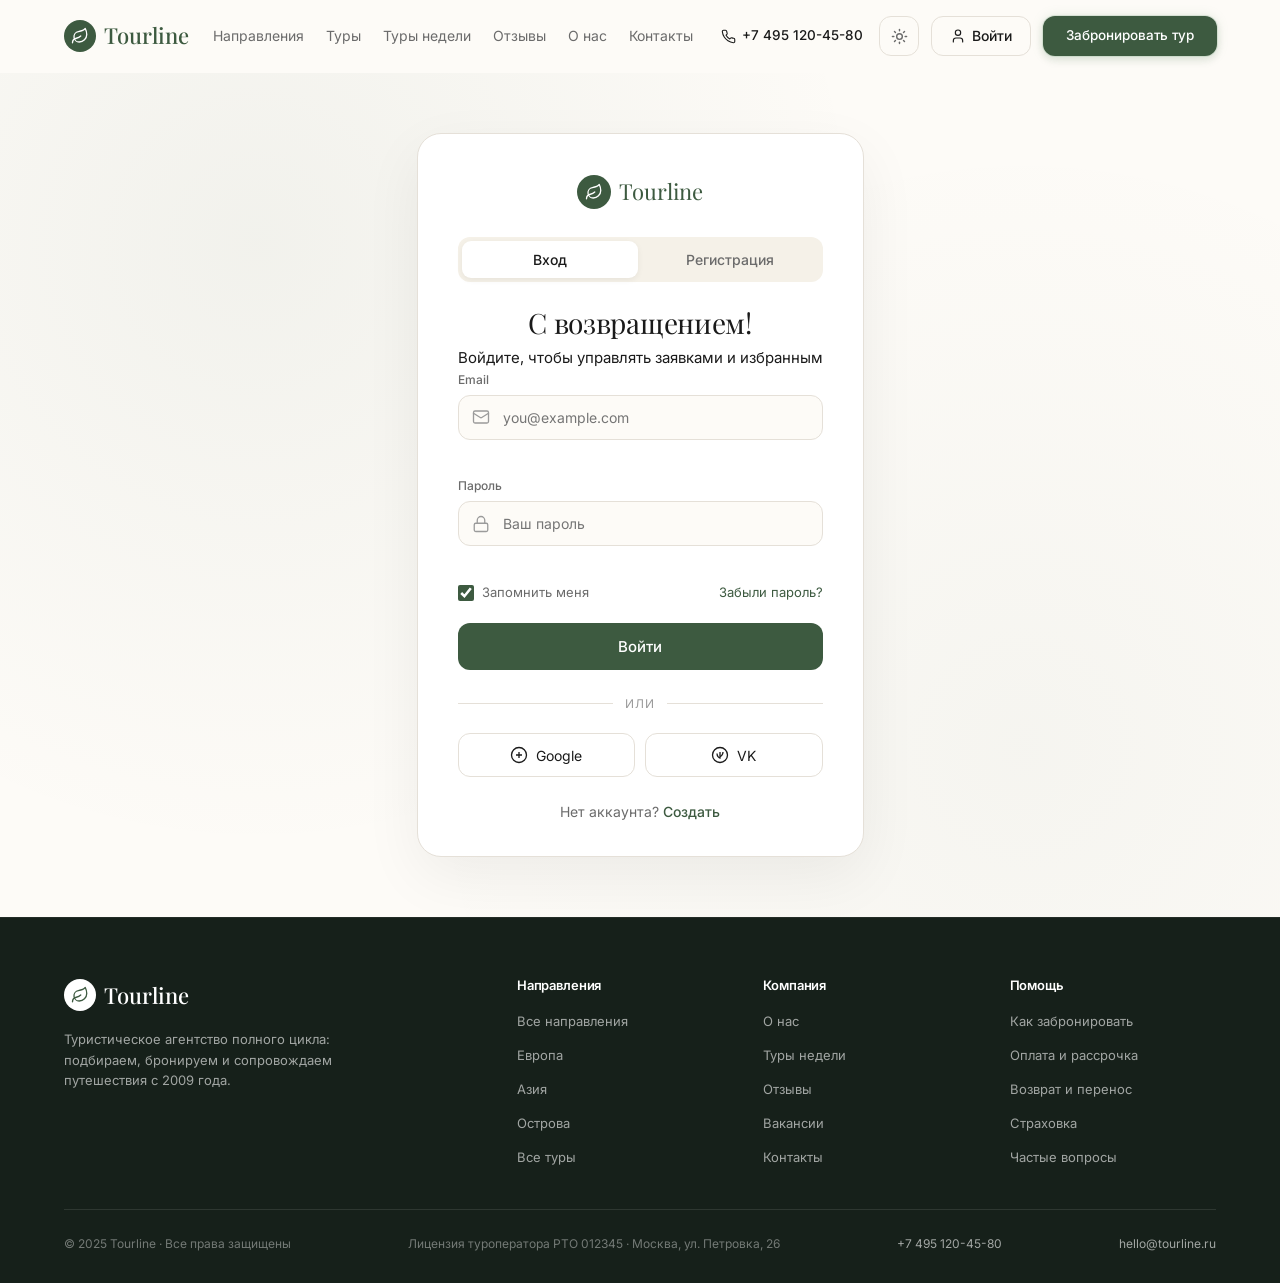
<file: auth.html>
<!DOCTYPE html>
<html lang="ru">
<head>
<meta charset="UTF-8">
<meta name="viewport" content="width=device-width, initial-scale=1.0, viewport-fit=cover">
<meta name="theme-color" content="#FDFBF7">
<meta name="theme-color" content="#0D1210" media="(prefers-color-scheme: dark)">
<title>Вход и регистрация — Tourline</title>
<script>
  (function(){var t=localStorage.getItem('tl-theme')||(window.matchMedia&&window.matchMedia('(prefers-color-scheme: dark)').matches?'dark':'light');document.documentElement.setAttribute('data-theme',t);})();
</script>
<link rel="preconnect" href="https://fonts.googleapis.com">
<link rel="preconnect" href="https://fonts.gstatic.com" crossorigin>
<link href="https://fonts.googleapis.com/css2?family=Inter:wght@400;500;600&family=Playfair+Display:wght@400;500&display=swap" rel="stylesheet">
<link rel="stylesheet" href="style.css">
</head>
<body>

<header class="header">
  <div class="container header-inner">
    <a href="index.html" class="logo"><span class="logo-icon"><svg viewBox="0 0 24 24"><path d="M11 20A7 7 0 0 1 9.8 6.1C15.5 5 17 4.48 19 2c1 2 2 4.18 2 8 0 5.5-4.78 10-10 10Z"/><path d="M2 21c0-3 1.85-5.36 5.08-6C9.5 14.52 12 13 13 12"/></svg></span>Tourline</a>
    <button class="burger"><span></span></button>
    <nav class="nav">
      <a href="destinations.html">Направления</a>
      <a href="tours.html">Туры</a>
      <a href="weekly.html">Туры недели</a>
      <a href="reviews.html">Отзывы</a>
      <a href="about.html">О нас</a>
      <a href="contacts.html">Контакты</a>
    </nav>
    <div class="header-actions">
      <a href="tel:+74951204580" class="header-phone"><svg class="icon icon-sm" viewBox="0 0 24 24"><path d="M22 16.92v3a2 2 0 0 1-2.18 2 19.79 19.79 0 0 1-8.63-3.07 19.5 19.5 0 0 1-6-6 19.79 19.79 0 0 1-3.07-8.67A2 2 0 0 1 4.11 2h3a2 2 0 0 1 2 1.72c.13.96.36 1.9.7 2.81a2 2 0 0 1-.45 2.11L8.09 9.91a16 16 0 0 0 6 6l1.27-1.27a2 2 0 0 1 2.11-.45c.91.34 1.85.57 2.81.7A2 2 0 0 1 22 16.92Z"/></svg>+7 495 120-45-80</a>
      <span data-auth-slot></span>
      <a href="#" class="btn btn-primary" data-modal="booking">Забронировать тур</a>
    </div>
  </div>
</header>

<section class="auth-section">
  <div class="container">
    <div class="auth-card">
      <a href="index.html" class="auth-logo">
        <span class="logo-icon"><svg viewBox="0 0 24 24"><path d="M11 20A7 7 0 0 1 9.8 6.1C15.5 5 17 4.48 19 2c1 2 2 4.18 2 8 0 5.5-4.78 10-10 10Z"/><path d="M2 21c0-3 1.85-5.36 5.08-6C9.5 14.52 12 13 13 12"/></svg></span>
        Tourline
      </a>

      <div class="auth-tabs">
        <button class="auth-tab active" data-tab="login" type="button">Вход</button>
        <button class="auth-tab" data-tab="register" type="button">Регистрация</button>
      </div>

      <form class="auth-form active" data-form-type="login" novalidate>
        <h1>С возвращением!</h1>
        <p>Войдите, чтобы управлять заявками и избранным</p>

        <div class="auth-field">
          <label>Email</label>
          <div class="auth-field-input">
            <svg class="icon-left" viewBox="0 0 24 24"><rect width="20" height="16" x="2" y="4" rx="2"/><path d="m22 7-8.97 5.7a1.94 1.94 0 0 1-2.06 0L2 7"/></svg>
            <input type="email" name="email" placeholder="you@example.com" required autocomplete="email">
          </div>
          <div class="auth-error" data-error="email"></div>
        </div>

        <div class="auth-field">
          <label>Пароль</label>
          <div class="auth-field-input">
            <svg class="icon-left" viewBox="0 0 24 24"><rect width="18" height="11" x="3" y="11" rx="2"/><path d="M7 11V7a5 5 0 0 1 10 0v4"/></svg>
            <input type="password" name="password" placeholder="Ваш пароль" required autocomplete="current-password">
          </div>
          <div class="auth-error" data-error="password"></div>
        </div>

        <div class="auth-row">
          <label><input type="checkbox" name="remember" checked> Запомнить меня</label>
          <a href="#" data-forgot>Забыли пароль?</a>
        </div>

        <button type="submit" class="auth-submit">Войти</button>

        <div class="auth-divider">или</div>

        <div class="auth-social">
          <button type="button" data-social="google">
            <svg viewBox="0 0 24 24"><circle cx="12" cy="12" r="10"/><path d="M12 8v8M8 12h8"/></svg>
            Google
          </button>
          <button type="button" data-social="vk">
            <svg viewBox="0 0 24 24"><circle cx="12" cy="12" r="10"/><path d="M8 10c0 4 3 6 4 6V8M12 14c1 0 4-2 4-6"/></svg>
            VK
          </button>
        </div>
        <div class="auth-switch">Нет аккаунта? <a href="#" data-switch-to="register">Создать</a></div>
      </form>

      <form class="auth-form" data-form-type="register" novalidate>
        <h1>Создайте аккаунт</h1>
        <p>Забронируйте первый тур за 2 минуты</p>

        <div class="auth-field">
          <label>Имя и фамилия</label>
          <div class="auth-field-input">
            <svg class="icon-left" viewBox="0 0 24 24"><path d="M19 21v-2a4 4 0 0 0-4-4H9a4 4 0 0 0-4 4v2"/><circle cx="12" cy="7" r="4"/></svg>
            <input type="text" name="name" placeholder="Иван Иванов" required autocomplete="name">
          </div>
          <div class="auth-error" data-error="name"></div>
        </div>

        <div class="auth-field">
          <label>Email</label>
          <div class="auth-field-input">
            <svg class="icon-left" viewBox="0 0 24 24"><rect width="20" height="16" x="2" y="4" rx="2"/><path d="m22 7-8.97 5.7a1.94 1.94 0 0 1-2.06 0L2 7"/></svg>
            <input type="email" name="email" placeholder="you@example.com" required autocomplete="email">
          </div>
          <div class="auth-error" data-error="email"></div>
        </div>

        <div class="auth-field">
          <label>Телефон</label>
          <div class="auth-field-input">
            <svg class="icon-left" viewBox="0 0 24 24"><path d="M22 16.92v3a2 2 0 0 1-2.18 2 19.79 19.79 0 0 1-8.63-3.07 19.5 19.5 0 0 1-6-6 19.79 19.79 0 0 1-3.07-8.67A2 2 0 0 1 4.11 2h3a2 2 0 0 1 2 1.72c.13.96.36 1.9.7 2.81a2 2 0 0 1-.45 2.11L8.09 9.91a16 16 0 0 0 6 6l1.27-1.27a2 2 0 0 1 2.11-.45c.91.34 1.85.57 2.81.7A2 2 0 0 1 22 16.92Z"/></svg>
            <input type="tel" name="phone" placeholder="+7 (___) ___-__-__" autocomplete="tel">
          </div>
        </div>

        <div class="auth-field">
          <label>Пароль</label>
          <div class="auth-field-input">
            <svg class="icon-left" viewBox="0 0 24 24"><rect width="18" height="11" x="3" y="11" rx="2"/><path d="M7 11V7a5 5 0 0 1 10 0v4"/></svg>
            <input type="password" name="password" placeholder="Минимум 6 символов" required autocomplete="new-password" minlength="6">
          </div>
          <div class="auth-hint">Не менее 6 символов</div>
          <div class="auth-error" data-error="password"></div>
        </div>

        <div class="auth-field">
          <label>Повторите пароль</label>
          <div class="auth-field-input">
            <svg class="icon-left" viewBox="0 0 24 24"><rect width="18" height="11" x="3" y="11" rx="2"/><path d="M7 11V7a5 5 0 0 1 10 0v4"/></svg>
            <input type="password" name="password2" placeholder="Ещё раз" required autocomplete="new-password">
          </div>
          <div class="auth-error" data-error="password2"></div>
        </div>

        <label class="auth-row" style="justify-content:flex-start;margin-bottom:20px;">
          <input type="checkbox" name="agree" required>
          <span>Я согласен с <a href="#">политикой конфиденциальности</a> и обработкой персональных данных</span>
        </label>

        <button type="submit" class="auth-submit">Зарегистрироваться</button>

        <div class="auth-switch">Уже есть аккаунт? <a href="#" data-switch-to="login">Войти</a></div>
      </form>
    </div>
  </div>
</section>

<footer class="footer">
  <div class="container">
    <div class="footer-grid">
      <div class="footer-brand">
        <a href="index.html" class="logo footer-logo"><span class="logo-icon"><svg viewBox="0 0 24 24"><path d="M11 20A7 7 0 0 1 9.8 6.1C15.5 5 17 4.48 19 2c1 2 2 4.18 2 8 0 5.5-4.78 10-10 10Z"/><path d="M2 21c0-3 1.85-5.36 5.08-6C9.5 14.52 12 13 13 12"/></svg></span>Tourline</a>
        <p>Туристическое агентство полного цикла: подбираем, бронируем и сопровождаем путешествия с 2009 года.</p>
      </div>
      <div class="footer-col"><h4>Направления</h4><ul><li><a href="destinations.html">Все направления</a></li><li><a href="destinations.html">Европа</a></li><li><a href="destinations.html">Азия</a></li><li><a href="destinations.html">Острова</a></li><li><a href="tours.html">Все туры</a></li></ul></div>
      <div class="footer-col"><h4>Компания</h4><ul><li><a href="about.html">О нас</a></li><li><a href="weekly.html">Туры недели</a></li><li><a href="reviews.html">Отзывы</a></li><li><a href="vacancies.html">Вакансии</a></li><li><a href="contacts.html">Контакты</a></li></ul></div>
      <div class="footer-col"><h4>Помощь</h4><ul><li><a href="help.html#booking">Как забронировать</a></li><li><a href="help.html#payment">Оплата и рассрочка</a></li><li><a href="help.html#return">Возврат и перенос</a></li><li><a href="help.html#insurance">Страховка</a></li><li><a href="faq.html">Частые вопросы</a></li></ul></div>
    </div>
    <div class="footer-bottom"><span>© 2025 Tourline · Все права защищены</span><span>Лицензия туроператора РТО 012345 · Москва, ул. Петровка, 26</span><a href="tel:+74951204580">+7 495 120-45-80</a><a href="mailto:hello@tourline.ru">hello@tourline.ru</a></div>
  </div>
</footer>

<script src="auth.js"></script>
<script src="app.js"></script>
<script>
(function(){
  const tabs=document.querySelectorAll('.auth-tab');
  const forms=document.querySelectorAll('.auth-form');
  function switchTab(name){
    tabs.forEach(t=>t.classList.toggle('active',t.dataset.tab===name));
    forms.forEach(f=>f.classList.toggle('active',f.dataset.formType===name));
  }
  tabs.forEach(t=>t.addEventListener('click',()=>switchTab(t.dataset.tab)));
  document.querySelectorAll('[data-switch-to]').forEach(a=>{
    a.addEventListener('click',e=>{e.preventDefault();switchTab(a.dataset.switchTo)});
  });

  if(typeof getCurrentUser==='function'&&getCurrentUser()){window.location.replace('account.html');return}

  function setError(form,field,msg){
    const el=form.querySelector(`[data-error="${field}"]`);
    const input=form.querySelector(`[name="${field}"]`);
    if(el)el.textContent=msg||'';
    if(input)input.classList.toggle('error',!!msg);
  }
  function clearErrors(form){
    form.querySelectorAll('.auth-error').forEach(el=>el.textContent='');
    form.querySelectorAll('input').forEach(i=>i.classList.remove('error'));
  }

  const loginForm=document.querySelector('[data-form-type="login"]');
  loginForm.addEventListener('submit',e=>{
    e.preventDefault();clearErrors(loginForm);
    const fd=new FormData(loginForm);
    const email=(fd.get('email')||'').toString().trim();
    const password=(fd.get('password')||'').toString();
    if(!email)return setError(loginForm,'email','Введите email');
    if(!password)return setError(loginForm,'password','Введите пароль');
    const btn=loginForm.querySelector('.auth-submit');const orig=btn.textContent;btn.disabled=true;btn.textContent='Входим…';
    setTimeout(()=>{
      const res=loginUser({email,password});
      btn.disabled=false;btn.textContent=orig;
      if(!res.ok){
        showToast(res.error);
        if(res.error.includes('email')||res.error.includes('Пользователь'))setError(loginForm,'email',res.error);
        else setError(loginForm,'password',res.error);
        return;
      }
      showToast('✓ Добро пожаловать, '+res.user.name.split(' ')[0]);
      setTimeout(()=>location.href='account.html',500);
    },400);
  });

  const regForm=document.querySelector('[data-form-type="register"]');
  regForm.addEventListener('submit',e=>{
    e.preventDefault();clearErrors(regForm);
    const fd=new FormData(regForm);
    const name=(fd.get('name')||'').toString().trim();
    const email=(fd.get('email')||'').toString().trim();
    const phone=(fd.get('phone')||'').toString().trim();
    const password=(fd.get('password')||'').toString();
    const password2=(fd.get('password2')||'').toString();
    const agree=regForm.querySelector('[name="agree"]').checked;
    let ok=true;
    if(!name){setError(regForm,'name','Введите имя');ok=false}
    else if(name.length<2){setError(regForm,'name','Слишком короткое имя');ok=false}
    const emailRe=/^[^\s@]+@[^\s@]+\.[^\s@]+$/;
    if(!email){setError(regForm,'email','Введите email');ok=false}
    else if(!emailRe.test(email)){setError(regForm,'email','Некорректный email');ok=false}
    if(!password){setError(regForm,'password','Введите пароль');ok=false}
    else if(password.length<6){setError(regForm,'password','Минимум 6 символов');ok=false}
    if(!password2){setError(regForm,'password2','Повторите пароль');ok=false}
    else if(password!==password2){setError(regForm,'password2','Пароли не совпадают');ok=false}
    if(!agree){showToast('Подтвердите согласие с политикой');ok=false}
    if(!ok)return;
    const btn=regForm.querySelector('.auth-submit');const orig=btn.textContent;btn.disabled=true;btn.textContent='Создаём аккаунт…';
    setTimeout(()=>{
      const res=registerUser({name,email,phone,password});
      btn.disabled=false;btn.textContent=orig;
      if(!res.ok){showToast(res.error);setError(regForm,'email',res.error);return}
      showToast('✓ Аккаунт создан!');
      setTimeout(()=>location.href='account.html',500);
    },500);
  });

  document.querySelectorAll('[data-social]').forEach(b=>b.addEventListener('click',()=>showToast('Вход через соцсети скоро появится')));
  document.querySelectorAll('[data-forgot]').forEach(a=>a.addEventListener('click',e=>{e.preventDefault();showToast('Напишите на hello@tourline.ru — восстановим доступ')}));
})();
</script>
</body>
</html>
</file>
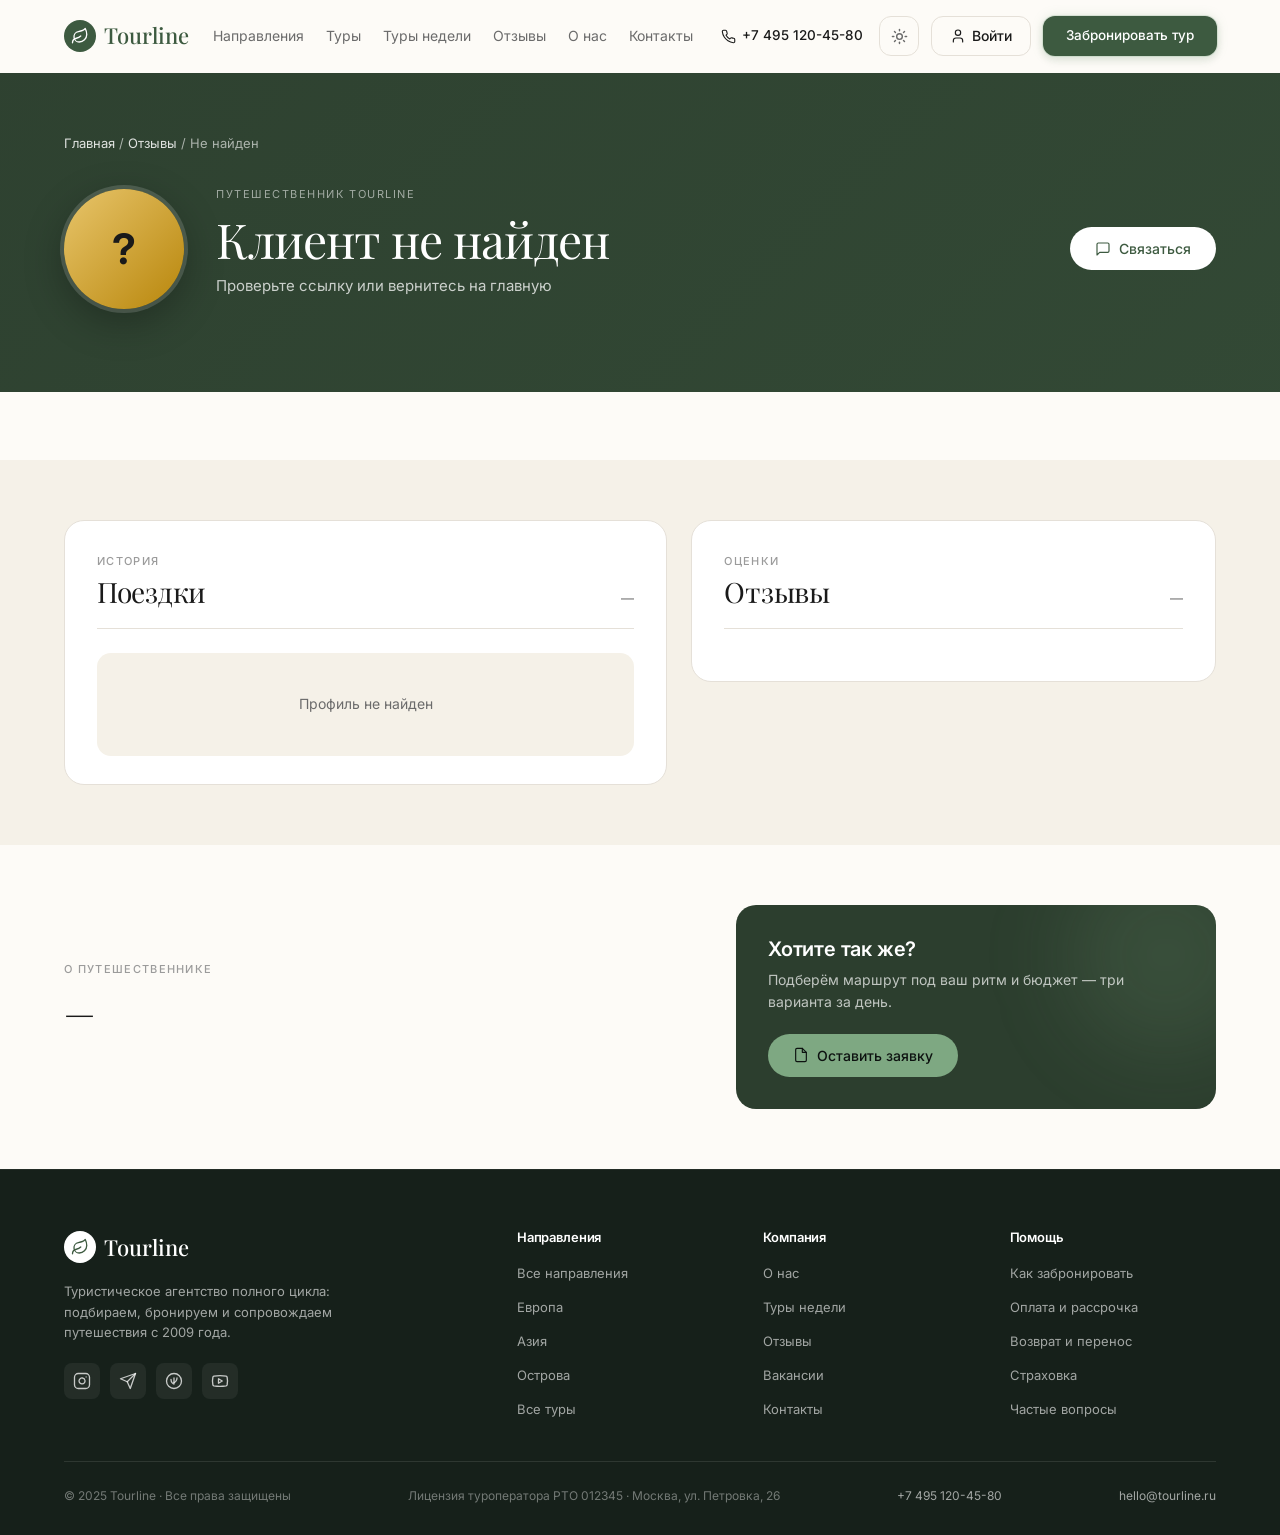
<file: client.html>
<!DOCTYPE html>
<html lang="ru">
<head>
<meta charset="UTF-8">
<meta name="viewport" content="width=device-width, initial-scale=1.0, viewport-fit=cover">
<meta name="theme-color" content="#FDFBF7">
<meta name="theme-color" content="#0D1210" media="(prefers-color-scheme: dark)">
<title>Профиль путешественника — Tourline</title>
<link rel="preconnect" href="https://fonts.googleapis.com">
<link rel="preconnect" href="https://fonts.gstatic.com" crossorigin>
<link href="https://fonts.googleapis.com/css2?family=Inter:wght@400;500;600&family=Playfair+Display:wght@400;500&display=swap" rel="stylesheet">
<link rel="stylesheet" href="style.css">
<link rel="stylesheet" href="client.css">
<script>
  (function(){
    var t = localStorage.getItem('tl-theme') || (window.matchMedia && window.matchMedia('(prefers-color-scheme: dark)').matches ? 'dark' : 'light');
    document.documentElement.setAttribute('data-theme', t);
  })();
</script>
</head>
<body class="page-client">

<!-- HEADER -->
<header class="header">
  <div class="container header-inner">
    <a href="index.html" class="logo"><span class="logo-icon"><svg viewBox="0 0 24 24"><path d="M11 20A7 7 0 0 1 9.8 6.1C15.5 5 17 4.48 19 2c1 2 2 4.18 2 8 0 5.5-4.78 10-10 10Z"/><path d="M2 21c0-3 1.85-5.36 5.08-6C9.5 14.52 12 13 13 12"/></svg></span>Tourline</a>
    <button class="burger"><span></span></button>
    <nav class="nav">
      <a href="destinations.html">Направления</a>
      <a href="tours.html">Туры</a>
      <a href="weekly.html">Туры недели</a>
      <a href="reviews.html">Отзывы</a>
      <a href="about.html">О нас</a>
      <a href="contacts.html">Контакты</a>
    </nav>
    <div class="header-actions">
      <a href="tel:+74951204580" class="header-phone"><svg class="icon icon-sm" viewBox="0 0 24 24"><path d="M22 16.92v3a2 2 0 0 1-2.18 2 19.79 19.79 0 0 1-8.63-3.07 19.5 19.5 0 0 1-6-6 19.79 19.79 0 0 1-3.07-8.67A2 2 0 0 1 4.11 2h3a2 2 0 0 1 2 1.72c.13.96.36 1.9.7 2.81a2 2 0 0 1-.45 2.11L8.09 9.91a16 16 0 0 0 6 6l1.27-1.27a2 2 0 0 1 2.11-.45c.91.34 1.85.57 2.81.7A2 2 0 0 1 22 16.92Z"/></svg>+7 495 120-45-80</a>
      <span data-auth-slot></span>
      <a href="#" class="btn btn-primary" data-modal="booking">Забронировать тур</a>
    </div>
  </div>
</header>

<!-- ============ HERO-СЕКЦИЯ С ФОНОМ (как у about) ============ -->
<section class="client-hero-bg">
  <div class="container">
    <div class="breadcrumb">
      <a href="index.html">Главная</a> / <a href="reviews.html">Отзывы</a> / <span id="c-bc-name">Профиль</span>
    </div>

    <div class="client-hero-row">
      <div class="client-avatar-lg" id="c-avatar">—</div>
      <div class="client-hero-text">
        <div class="client-hero-label">Путешественник Tourline</div>
        <h1 id="c-name">Загрузка…</h1>
        <p class="client-hero-meta" id="c-meta">—</p>
        <div class="client-hero-badges" id="c-badges"></div>
      </div>
      <div class="client-hero-actions">
        <button class="btn btn-white" id="c-contact">
          <svg viewBox="0 0 24 24" width="16" height="16" fill="none" stroke="currentColor" stroke-width="1.75" stroke-linecap="round" stroke-linejoin="round"><path d="M21 15a2 2 0 0 1-2 2H7l-4 4V5a2 2 0 0 1 2-2h14a2 2 0 0 1 2 2z"/></svg>
          Связаться
        </button>
      </div>
    </div>
  </div>
</section>

<!-- ============ СТАТИСТИКА ============ -->
<section class="section section-cream" style="padding: 48px 0 20px;">
  <div class="container">
    <div class="stats-row" id="c-stats"></div>
  </div>
</section>

<!-- ============ ПОЕЗДКИ + ОТЗЫВЫ ============ -->
<section class="section section-beige" style="padding: 60px 0;">
  <div class="container">
    <div class="client-content-grid">

      <!-- Поездки -->
      <div class="client-block">
        <div class="client-block-header">
          <div>
            <div class="section-label">История</div>
            <h2>Поездки</h2>
          </div>
          <span class="client-block-sub" id="c-trips-count">—</span>
        </div>
        <div id="c-trips"></div>
      </div>

      <!-- Отзывы -->
      <div class="client-block">
        <div class="client-block-header">
          <div>
            <div class="section-label">Оценки</div>
            <h2>Отзывы</h2>
          </div>
          <span class="client-block-sub" id="c-reviews-count">—</span>
        </div>
        <div id="c-reviews"></div>
      </div>

    </div>
  </div>
</section>

<!-- ============ О ПУТЕШЕСТВЕННИКЕ ============ -->
<section class="section section-cream" style="padding: 60px 0;">
  <div class="container">
    <div class="client-about-grid">
      <div>
        <div class="section-label">О путешественнике</div>
        <h2 id="c-about-title">Любит спокойные маршруты</h2>
        <p class="client-note" id="c-note">
          Постоянный клиент Tourline. Путешествует по Европе и Азии, предпочитает
          спокойные маршруты с продуманной логистикой и качественными отелями.
        </p>
      </div>
      <div class="client-about-cta">
        <div class="client-about-cta-inner">
          <h3>Хотите так же?</h3>
          <p>Подберём маршрут под ваш ритм и бюджет — три варианта за день.</p>
          <button class="btn btn-primary" data-modal="booking">
            <svg viewBox="0 0 24 24" width="16" height="16" fill="none" stroke="currentColor" stroke-width="1.75" stroke-linecap="round" stroke-linejoin="round"><path d="M14 2H6a2 2 0 0 0-2 2v16a2 2 0 0 0 2 2h12a2 2 0 0 0 2-2V8z"/><polyline points="14 2 14 8 20 8"/></svg>
            Оставить заявку
          </button>
        </div>
      </div>
    </div>
  </div>
</section>

<!-- FOOTER -->
<footer class="footer">
  <div class="container">
    <div class="footer-grid">
      <div class="footer-brand">
        <a href="index.html" class="logo footer-logo"><span class="logo-icon"><svg viewBox="0 0 24 24"><path d="M11 20A7 7 0 0 1 9.8 6.1C15.5 5 17 4.48 19 2c1 2 2 4.18 2 8 0 5.5-4.78 10-10 10Z"/><path d="M2 21c0-3 1.85-5.36 5.08-6C9.5 14.52 12 13 13 12"/></svg></span>Tourline</a>
        <p>Туристическое агентство полного цикла: подбираем, бронируем и сопровождаем путешествия с 2009 года.</p>
        <div class="footer-social">
          <a href="#" aria-label="Instagram"><svg viewBox="0 0 24 24"><rect width="20" height="20" x="2" y="2" rx="5"/><path d="M16 11.37A4 4 0 1 1 12.63 8 4 4 0 0 1 16 11.37z"/><line x1="17.5" x2="17.51" y1="6.5" y2="6.5"/></svg></a>
          <a href="#" aria-label="Telegram"><svg viewBox="0 0 24 24"><path d="m22 2-7 20-4-9-9-4Z"/><path d="M22 2 11 13"/></svg></a>
          <a href="#" aria-label="VK"><svg viewBox="0 0 24 24"><circle cx="12" cy="12" r="10"/><path d="M8 10c0 4 3 6 4 6V8"/><path d="M12 14c1 0 4-2 4-6"/></svg></a>
          <a href="#" aria-label="YouTube"><svg viewBox="0 0 24 24"><path d="M2.5 17a24.12 24.12 0 0 1 0-10 2 2 0 0 1 1.4-1.4 49.56 49.56 0 0 1 16.2 0A2 2 0 0 1 21.5 7a24.12 24.12 0 0 1 0 10 2 2 0 0 1-1.4 1.4 49.55 49.55 0 0 1-16.2 0A2 2 0 0 1 2.5 17"/><path d="m10 15 5-3-5-3z"/></svg></a>
        </div>
      </div>
      <div class="footer-col"><h4>Направления</h4><ul><li><a href="destinations.html">Все направления</a></li><li><a href="destinations.html">Европа</a></li><li><a href="destinations.html">Азия</a></li><li><a href="destinations.html">Острова</a></li><li><a href="tours.html">Все туры</a></li></ul></div>
      <div class="footer-col"><h4>Компания</h4><ul><li><a href="about.html">О нас</a></li><li><a href="weekly.html">Туры недели</a></li><li><a href="reviews.html">Отзывы</a></li><li><a href="vacancies.html">Вакансии</a></li><li><a href="contacts.html">Контакты</a></li></ul></div>
      <div class="footer-col"><h4>Помощь</h4><ul><li><a href="help.html#booking">Как забронировать</a></li><li><a href="help.html#payment">Оплата и рассрочка</a></li><li><a href="help.html#return">Возврат и перенос</a></li><li><a href="help.html#insurance">Страховка</a></li><li><a href="faq.html">Частые вопросы</a></li></ul></div>
    </div>
    <div class="footer-bottom">
      <span>© 2025 Tourline · Все права защищены</span>
      <span>Лицензия туроператора РТО 012345 · Москва, ул. Петровка, 26</span>
      <a href="tel:+74951204580">+7 495 120-45-80</a>
      <a href="mailto:hello@tourline.ru">hello@tourline.ru</a>
    </div>
  </div>
</footer>

<script>
(function () {
  'use strict';

  const load = (k, fb) => { try { return JSON.parse(localStorage.getItem(k)) || fb; } catch (e) { return fb; } };
  const esc = (s) => String(s == null ? '' : s)
    .replace(/&/g, '&amp;').replace(/</g, '&lt;').replace(/>/g, '&gt;')
    .replace(/"/g, '&quot;').replace(/'/g, '&#39;');
  const initials = (n) => (n || '').trim().split(/\s+/).map(w => w[0] || '').slice(0, 2).join('').toUpperCase();

  const params = new URLSearchParams(location.search);
  const id = params.get('id');

  const clients  = load('tl-clients', []);
  const bookings = load('tl-bookings', []);
  const reviews  = load('tl-reviews', []);

  const client = clients.find(c => c.id === id) || null;

  if (!client) {
    document.getElementById('c-name').textContent = 'Клиент не найден';
    document.getElementById('c-meta').textContent = 'Проверьте ссылку или вернитесь на главную';
    document.getElementById('c-avatar').textContent = '?';
    document.getElementById('c-bc-name').textContent = 'Не найден';
    document.getElementById('c-stats').innerHTML = '';
    document.getElementById('c-trips').innerHTML = `<div class="client-empty">Профиль не найден</div>`;
    document.getElementById('c-reviews').innerHTML = '';
    document.getElementById('c-about-title').textContent = '—';
    document.getElementById('c-note').textContent = '';
    return;
  }

  /* ---- Заголовок ---- */
  document.title = client.name + ' — Tourline';
  document.getElementById('c-avatar').textContent = initials(client.name);
  document.getElementById('c-name').textContent = client.name;
  document.getElementById('c-bc-name').textContent = client.name;
  document.getElementById('c-meta').textContent =
    'Клиент с 2021 года · ' + (client.city || 'Россия');

  /* ---- Бейджи ---- */
  const badges = document.getElementById('c-badges');
  badges.innerHTML = '';
  if (client.status === 'vip') {
    badges.innerHTML += `<span class="client-badge client-badge--vip">
      <svg viewBox="0 0 24 24" width="12" height="12" fill="currentColor"><polygon points="12 2 15.09 8.26 22 9.27 17 14.14 18.18 21.02 12 17.77 5.82 21.02 7 14.14 2 9.27 8.91 8.26 12 2"/></svg>
      VIP-клиент
    </span>`;
  } else {
    badges.innerHTML += `<span class="client-badge client-badge--active">Активный клиент</span>`;
  }
  badges.innerHTML += `<span class="client-badge">${esc(client.city || 'Россия')}</span>`;

  /* ---- Кнопка «Связаться» ---- */
  document.getElementById('c-contact').addEventListener('click', () => {
    if (client.email) window.location.href = 'mailto:' + client.email;
    else if (client.phone) window.location.href = 'tel:' + client.phone.replace(/\s/g, '');
  });

  /* ---- Данные ---- */
  const cB = bookings.filter(b => (b.client || '').toLowerCase() === client.name.toLowerCase());
  const cR = reviews.filter(r => (r.client || '').toLowerCase() === client.name.toLowerCase());

  const avg = cR.length ? (cR.reduce((s, r) => s + (r.rating || 5), 0) / cR.length).toFixed(1) : '—';

  /* ---- Статистика ---- */
  document.getElementById('c-stats').innerHTML = `
    <div class="stat-card"><strong>${client.trips || cB.length || 0}</strong><span>поездок всего</span></div>
    <div class="stat-card"><strong>${cB.length}</strong><span>активных броней</span></div>
    <div class="stat-card"><strong>${avg}${avg !== '—' ? ' ★' : ''}</strong><span>средняя оценка</span></div>
    <div class="stat-card"><strong>${cR.length}</strong><span>отзывов оставлено</span></div>
  `;

  /* ---- Поездки ---- */
  document.getElementById('c-trips-count').textContent = cB.length + ' ' +
    (cB.length === 1 ? 'поездка' : cB.length < 5 ? 'поездки' : 'поездок');

  if (cB.length) {
    document.getElementById('c-trips').innerHTML = cB.map(b => `
      <div class="client-trip-row">
        <div class="client-trip-ico">
          <svg viewBox="0 0 24 24" width="18" height="18" fill="none" stroke="currentColor" stroke-width="1.75" stroke-linecap="round" stroke-linejoin="round"><path d="M17.8 19.2 16 11l3.5-3.5C21 6 21.5 4 21 3c-1-.5-3 0-4.5 1.5L13 8 4.8 6.2c-.5-.1-.9.1-1.1.5l-.3.5c-.2.5-.1 1 .3 1.3L9 12l-2 3H4l-1 1 3 2 2 3 1-1v-3l3-2 3.5 5.3c.3.4.8.5 1.3.3l.5-.2c.4-.3.6-.7.5-1.2z"/></svg>
        </div>
        <div class="client-trip-info">
          <div class="client-trip-name">${esc(b.tour)}</div>
          <div class="client-trip-date">${esc(b.date)}</div>
        </div>
        <div class="client-trip-amount">€ ${Number(b.amount || 0).toLocaleString('ru-RU')}</div>
      </div>
    `).join('');
  } else {
    document.getElementById('c-trips').innerHTML =
      `<div class="client-empty">История поездок пока пуста — самое интересное впереди.</div>`;
  }

  /* ---- Отзывы ---- */
  document.getElementById('c-reviews-count').textContent = cR.length + ' ' +
    (cR.length === 1 ? 'отзыв' : cR.length < 5 ? 'отзыва' : 'отзывов');

  if (cR.length) {
    document.getElementById('c-reviews').innerHTML = cR.map(r => `
      <div class="client-review-row">
        <div class="client-review-head">
          <div class="client-review-tour">${esc(r.tour)}</div>
          <div class="client-review-stars">${'★'.repeat(r.rating || 5)}</div>
        </div>
        <p class="client-review-text">«${esc(r.text)}»</p>
        <div class="client-review-date">${esc(r.date)}</div>
      </div>
    `).join('');
  } else {
    document.getElementById('c-reviews').innerHTML =
      `<div class="client-empty">Пока нет отзывов — самое время отправиться в путь.</div>`;
  }

})();
</script>

<script src="tours-data.js"></script>
<script src="auth.js"></script>
<script src="app.js"></script>
</body>
</html>
</file>
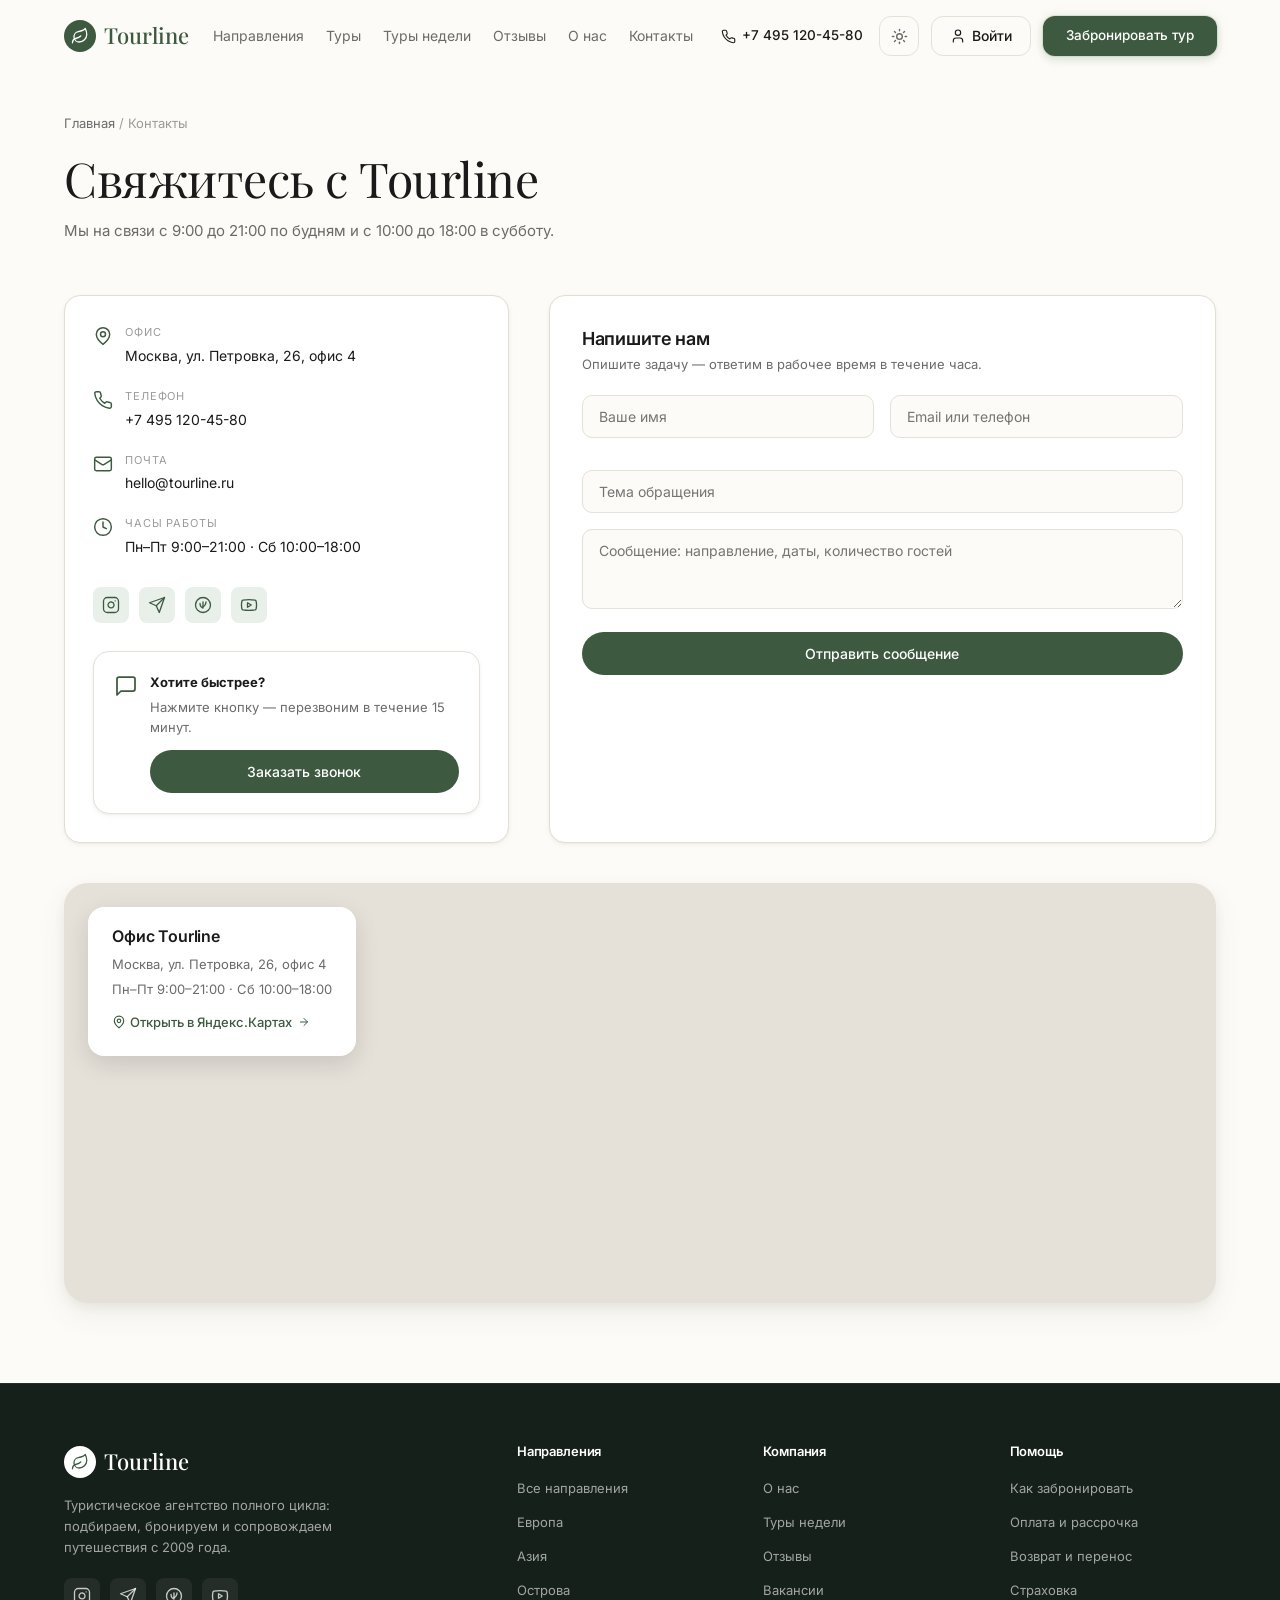
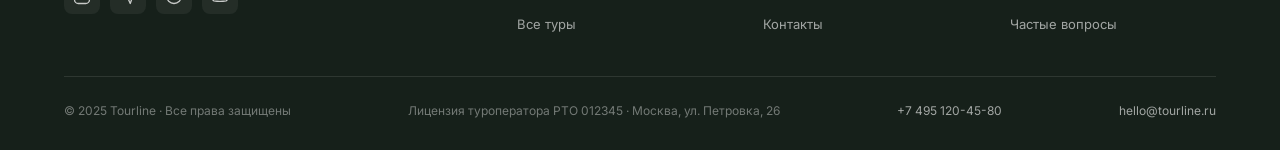
<file: contacts.html>
<!DOCTYPE html>
<html lang="ru">
<head>
<meta charset="UTF-8">
<meta name="viewport" content="width=device-width, initial-scale=1.0, viewport-fit=cover">
<meta name="theme-color" content="#FDFBF7">
<meta name="theme-color" content="#0D1210" media="(prefers-color-scheme: dark)">
<title>Контакты — Tourline</title>
<script>
  (function(){var t=localStorage.getItem('tl-theme')||(window.matchMedia&&window.matchMedia('(prefers-color-scheme: dark)').matches?'dark':'light');document.documentElement.setAttribute('data-theme',t);})();
</script>
<link rel="preconnect" href="https://fonts.googleapis.com">
<link rel="preconnect" href="https://fonts.gstatic.com" crossorigin>
<link href="https://fonts.googleapis.com/css2?family=Inter:wght@400;500;600&family=Playfair+Display:wght@400;500&display=swap" rel="stylesheet">
<link rel="stylesheet" href="style.css">
</head>
<body>

<header class="header">
  <div class="container header-inner">
    <a href="index.html" class="logo"><span class="logo-icon"><svg viewBox="0 0 24 24"><path d="M11 20A7 7 0 0 1 9.8 6.1C15.5 5 17 4.48 19 2c1 2 2 4.18 2 8 0 5.5-4.78 10-10 10Z"/><path d="M2 21c0-3 1.85-5.36 5.08-6C9.5 14.52 12 13 13 12"/></svg></span>Tourline</a>
    <button class="burger"><span></span></button>
    <nav class="nav">
      <a href="destinations.html">Направления</a>
      <a href="tours.html">Туры</a>
      <a href="weekly.html">Туры недели</a>
      <a href="reviews.html">Отзывы</a>
      <a href="about.html">О нас</a>
      <a href="contacts.html">Контакты</a>
    </nav>
    <div class="header-actions">
      <a href="tel:+74951204580" class="header-phone"><svg class="icon icon-sm" viewBox="0 0 24 24"><path d="M22 16.92v3a2 2 0 0 1-2.18 2 19.79 19.79 0 0 1-8.63-3.07 19.5 19.5 0 0 1-6-6 19.79 19.79 0 0 1-3.07-8.67A2 2 0 0 1 4.11 2h3a2 2 0 0 1 2 1.72c.13.96.36 1.9.7 2.81a2 2 0 0 1-.45 2.11L8.09 9.91a16 16 0 0 0 6 6l1.27-1.27a2 2 0 0 1 2.11-.45c.91.34 1.85.57 2.81.7A2 2 0 0 1 22 16.92Z"/></svg>+7 495 120-45-80</a>
      <span data-auth-slot></span>
      <a href="#" class="btn btn-primary" data-modal="booking">Забронировать тур</a>
    </div>
  </div>
</header>

<section class="page-header">
  <div class="container">
    <div class="breadcrumb"><a href="index.html">Главная</a> / <span>Контакты</span></div>
    <h1>Свяжитесь с Tourline</h1>
    <p style="color:var(--text-muted);margin-top:12px;max-width:640px;">Мы на связи с 9:00 до 21:00 по будням и с 10:00 до 18:00 в субботу.</p>
  </div>
</section>

<section class="section section-cream" style="padding-top:0;">
  <div class="container">
    <div class="contact-grid">
      <div class="contact-info">
        <div class="contact-item">
          <svg viewBox="0 0 24 24"><path d="M20 10c0 6-8 12-8 12s-8-6-8-12a8 8 0 0 1 16 0Z"/><circle cx="12" cy="10" r="3"/></svg>
          <div><label>Офис</label><span>Москва, ул. Петровка, 26, офис 4</span></div>
        </div>
        <div class="contact-item">
          <svg viewBox="0 0 24 24"><path d="M22 16.92v3a2 2 0 0 1-2.18 2 19.79 19.79 0 0 1-8.63-3.07 19.5 19.5 0 0 1-6-6 19.79 19.79 0 0 1-3.07-8.67A2 2 0 0 1 4.11 2h3a2 2 0 0 1 2 1.72c.13.96.36 1.9.7 2.81a2 2 0 0 1-.45 2.11L8.09 9.91a16 16 0 0 0 6 6l1.27-1.27a2 2 0 0 1 2.11-.45c.91.34 1.85.57 2.81.7A2 2 0 0 1 22 16.92Z"/></svg>
          <div><label>Телефон</label><a href="tel:+74951204580">+7 495 120-45-80</a></div>
        </div>
        <div class="contact-item">
          <svg viewBox="0 0 24 24"><rect width="20" height="16" x="2" y="4" rx="2"/><path d="m22 7-8.97 5.7a1.94 1.94 0 0 1-2.06 0L2 7"/></svg>
          <div><label>Почта</label><a href="mailto:hello@tourline.ru">hello@tourline.ru</a></div>
        </div>
        <div class="contact-item">
          <svg viewBox="0 0 24 24"><circle cx="12" cy="12" r="10"/><polyline points="12 6 12 12 16 14"/></svg>
          <div><label>Часы работы</label><span>Пн–Пт 9:00–21:00 · Сб 10:00–18:00</span></div>
        </div>
        <div class="footer-social" style="margin-top:8px;">
          <a href="#" style="background:var(--green-light);"><svg viewBox="0 0 24 24" style="stroke:var(--green);"><rect width="20" height="20" x="2" y="2" rx="5"/><path d="M16 11.37A4 4 0 1 1 12.63 8 4 4 0 0 1 16 11.37z"/><line x1="17.5" x2="17.51" y1="6.5" y2="6.5"/></svg></a>
          <a href="#" style="background:var(--green-light);"><svg viewBox="0 0 24 24" style="stroke:var(--green);"><path d="m22 2-7 20-4-9-9-4Z"/><path d="M22 2 11 13"/></svg></a>
          <a href="#" style="background:var(--green-light);"><svg viewBox="0 0 24 24" style="stroke:var(--green);"><circle cx="12" cy="12" r="10"/><path d="M8 10c0 4 3 6 4 6V8"/><path d="M12 14c1 0 4-2 4-6"/></svg></a>
          <a href="#" style="background:var(--green-light);"><svg viewBox="0 0 24 24" style="stroke:var(--green);"><path d="M2.5 17a24.12 24.12 0 0 1 0-10 2 2 0 0 1 1.4-1.4 49.56 49.56 0 0 1 16.2 0A2 2 0 0 1 21.5 7a24.12 24.12 0 0 1 0 10 2 2 0 0 1-1.4 1.4 49.55 49.55 0 0 1-16.2 0A2 2 0 0 1 2.5 17"/><path d="m10 15 5-3-5-3z"/></svg></a>
        </div>

        <div class="guarantee-card" style="margin-top:8px;">
          <svg viewBox="0 0 24 24"><path d="M21 15a2 2 0 0 1-2 2H7l-4 4V5a2 2 0 0 1 2-2h14a2 2 0 0 1 2 2z"/></svg>
          <div>
            <strong style="display:block;color:var(--text);margin-bottom:4px;">Хотите быстрее?</strong>
            Нажмите кнопку — перезвоним в течение 15 минут.
            <button class="btn btn-primary" style="margin-top:12px;width:100%;" data-modal="callback">Заказать звонок</button>
          </div>
        </div>
      </div>

      <form class="contact-form" data-form="contact">
        <h3>Напишите нам</h3>
        <p>Опишите задачу — ответим в рабочее время в течение часа.</p>
        <div class="form-row">
          <div class="form-group"><input type="text" name="name" placeholder="Ваше имя" required></div>
          <div class="form-group"><input type="text" name="contact" placeholder="Email или телефон" required></div>
        </div>
        <div class="form-group"><input type="text" name="subject" placeholder="Тема обращения"></div>
        <div class="form-group"><textarea name="message" placeholder="Сообщение: направление, даты, количество гостей" required></textarea></div>
        <button type="submit" class="btn btn-primary" style="width:100%;">Отправить сообщение</button>
      </form>
    </div>

    <div class="map-block">
      <iframe src="https://yandex.ru/map-widget/v1/?ll=37.617700%2C55.765800&z=16&text=%D0%9C%D0%BE%D1%81%D0%BA%D0%B2%D0%B0%2C%20%D0%9F%D0%B5%D1%82%D1%80%D0%BE%D0%B2%D0%BA%D0%B0%2C%2026" allowfullscreen loading="lazy" title="Офис Tourline"></iframe>
      <div class="map-card">
        <h4>Офис Tourline</h4>
        <p>Москва, ул. Петровка, 26, офис 4</p>
        <p>Пн–Пт 9:00–21:00 · Сб 10:00–18:00</p>
       <a href="https://yandex.ru/maps/?text=Москва, Петровка, 26" target="_blank" rel="noopener">
  <svg viewBox="0 0 24 24" width="14" height="14" fill="none" stroke="currentColor" stroke-width="2" stroke-linecap="round" stroke-linejoin="round" style="vertical-align:-2px;">
    <path d="M20 10c0 6-8 12-8 12s-8-6-8-12a8 8 0 0 1 16 0Z"/>
    <circle cx="12" cy="10" r="3"/>
  </svg>
  Открыть в Яндекс.Картах
  <svg viewBox="0 0 24 24" width="12" height="12" fill="none" stroke="currentColor" stroke-width="2" stroke-linecap="round" stroke-linejoin="round" style="vertical-align:-2px;margin-left:2px;">
    <path d="M5 12h14"/>
    <path d="m12 5 7 7-7 7"/>
  </svg>
</a>
      </div>
    </div>
  </div>
</section>

<footer class="footer">
  <div class="container">
    <div class="footer-grid">
      <div class="footer-brand">
        <a href="index.html" class="logo footer-logo"><span class="logo-icon"><svg viewBox="0 0 24 24"><path d="M11 20A7 7 0 0 1 9.8 6.1C15.5 5 17 4.48 19 2c1 2 2 4.18 2 8 0 5.5-4.78 10-10 10Z"/><path d="M2 21c0-3 1.85-5.36 5.08-6C9.5 14.52 12 13 13 12"/></svg></span>Tourline</a>
        <p>Туристическое агентство полного цикла: подбираем, бронируем и сопровождаем путешествия с 2009 года.</p>
        <div class="footer-social">
          <a href="#" aria-label="Instagram"><svg viewBox="0 0 24 24"><rect width="20" height="20" x="2" y="2" rx="5"/><path d="M16 11.37A4 4 0 1 1 12.63 8 4 4 0 0 1 16 11.37z"/><line x1="17.5" x2="17.51" y1="6.5" y2="6.5"/></svg></a>
          <a href="#" aria-label="Telegram"><svg viewBox="0 0 24 24"><path d="m22 2-7 20-4-9-9-4Z"/><path d="M22 2 11 13"/></svg></a>
          <a href="#" aria-label="VK"><svg viewBox="0 0 24 24"><circle cx="12" cy="12" r="10"/><path d="M8 10c0 4 3 6 4 6V8"/><path d="M12 14c1 0 4-2 4-6"/></svg></a>
          <a href="#" aria-label="YouTube"><svg viewBox="0 0 24 24"><path d="M2.5 17a24.12 24.12 0 0 1 0-10 2 2 0 0 1 1.4-1.4 49.56 49.56 0 0 1 16.2 0A2 2 0 0 1 21.5 7a24.12 24.12 0 0 1 0 10 2 2 0 0 1-1.4 1.4 49.55 49.55 0 0 1-16.2 0A2 2 0 0 1 2.5 17"/><path d="m10 15 5-3-5-3z"/></svg></a>
        </div>
      </div>
      <div class="footer-col"><h4>Направления</h4><ul><li><a href="destinations.html">Все направления</a></li><li><a href="destinations.html">Европа</a></li><li><a href="destinations.html">Азия</a></li><li><a href="destinations.html">Острова</a></li><li><a href="tours.html">Все туры</a></li></ul></div>
      <div class="footer-col"><h4>Компания</h4><ul><li><a href="about.html">О нас</a></li><li><a href="weekly.html">Туры недели</a></li><li><a href="reviews.html">Отзывы</a></li><li><a href="vacancies.html">Вакансии</a></li><li><a href="contacts.html">Контакты</a></li></ul></div>
      <div class="footer-col"><h4>Помощь</h4><ul><li><a href="help.html#booking">Как забронировать</a></li><li><a href="help.html#payment">Оплата и рассрочка</a></li><li><a href="help.html#return">Возврат и перенос</a></li><li><a href="help.html#insurance">Страховка</a></li><li><a href="faq.html">Частые вопросы</a></li></ul></div>
    </div>
    <div class="footer-bottom"><span>© 2025 Tourline · Все права защищены</span><span>Лицензия туроператора РТО 012345 · Москва, ул. Петровка, 26</span><a href="tel:+74951204580">+7 495 120-45-80</a><a href="mailto:hello@tourline.ru">hello@tourline.ru</a></div>
  </div>
</footer>

<script src="tours-data.js"></script>
<script src="auth.js"></script>
<script src="app.js"></script>
</body>
</html>
</file>
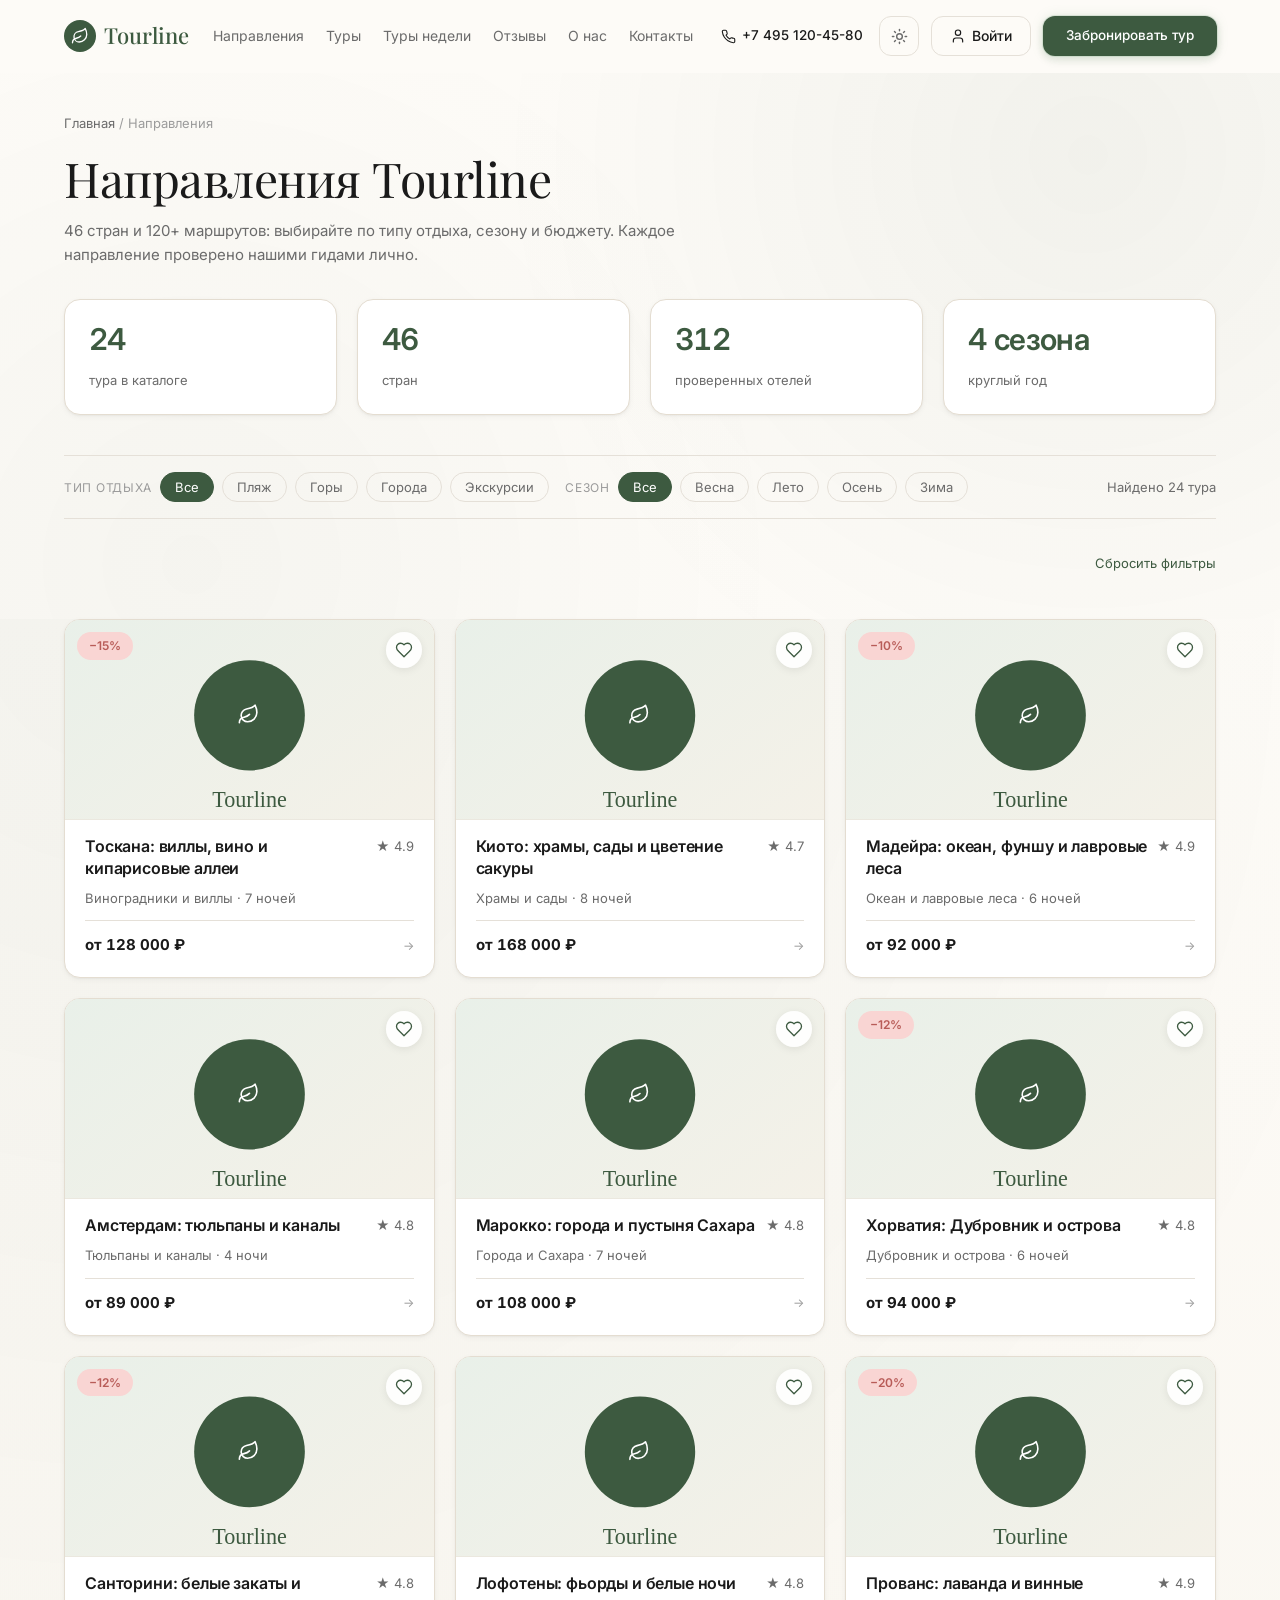
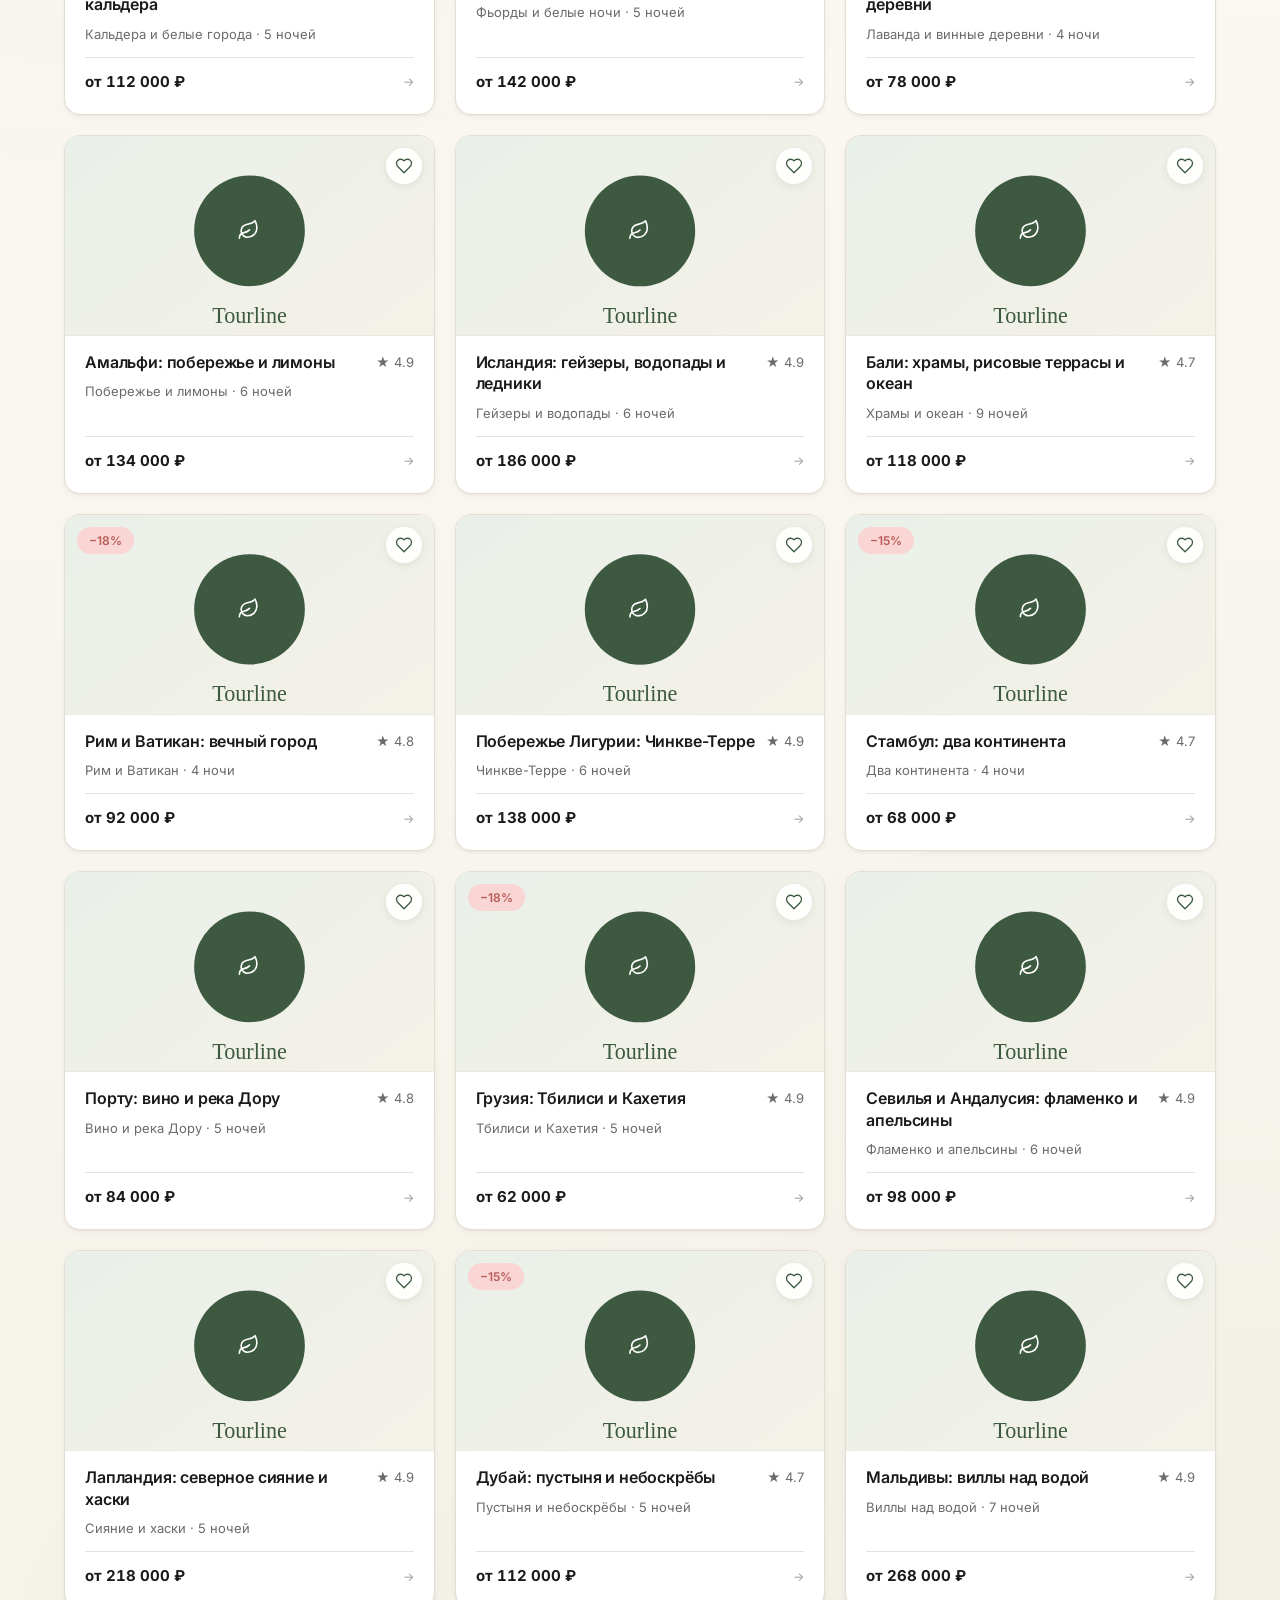
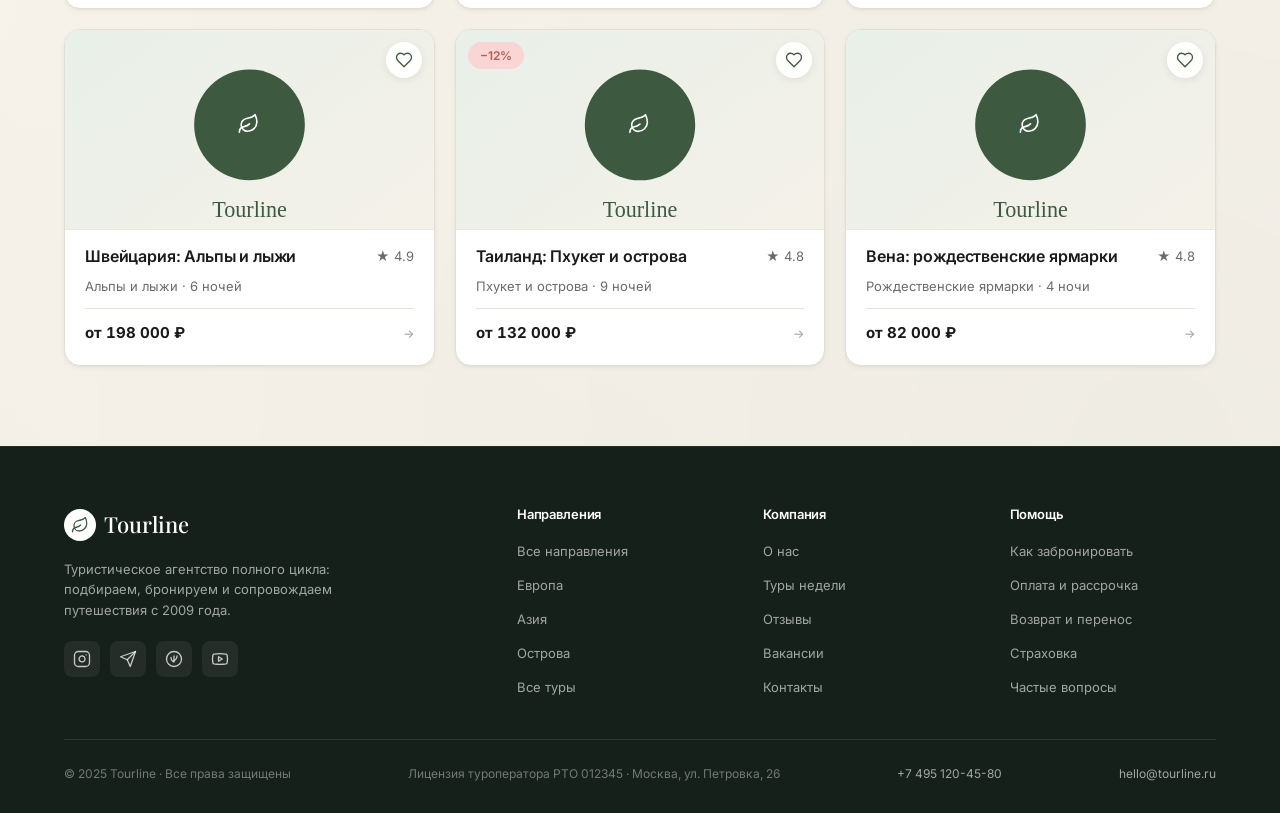
<file: destinations.html>
<!DOCTYPE html>
<html lang="ru">
<head>
<meta charset="UTF-8">
<meta name="viewport" content="width=device-width, initial-scale=1.0, viewport-fit=cover">
<meta name="theme-color" content="#FDFBF7">
<meta name="theme-color" content="#0D1210" media="(prefers-color-scheme: dark)">
<title>Направления — Tourline</title>
<script>
  (function(){var t=localStorage.getItem('tl-theme')||(window.matchMedia&&window.matchMedia('(prefers-color-scheme: dark)').matches?'dark':'light');document.documentElement.setAttribute('data-theme',t);})();
</script>
<link rel="preconnect" href="https://fonts.googleapis.com">
<link rel="preconnect" href="https://fonts.gstatic.com" crossorigin>
<link href="https://fonts.googleapis.com/css2?family=Inter:wght@400;500;600&family=Playfair+Display:wght@400;500&display=swap" rel="stylesheet">
<link rel="stylesheet" href="style.css">
</head>
<body class="page-destinations">

<header class="header">
  <div class="container header-inner">
    <a href="index.html" class="logo"><span class="logo-icon"><svg viewBox="0 0 24 24"><path d="M11 20A7 7 0 0 1 9.8 6.1C15.5 5 17 4.48 19 2c1 2 2 4.18 2 8 0 5.5-4.78 10-10 10Z"/><path d="M2 21c0-3 1.85-5.36 5.08-6C9.5 14.52 12 13 13 12"/></svg></span>Tourline</a>
    <button class="burger"><span></span></button>
    <nav class="nav">
      <a href="destinations.html">Направления</a>
      <a href="tours.html">Туры</a>
      <a href="weekly.html">Туры недели</a>
      <a href="reviews.html">Отзывы</a>
      <a href="about.html">О нас</a>
      <a href="contacts.html">Контакты</a>
    </nav>
    <div class="header-actions">
      <a href="tel:+74951204580" class="header-phone"><svg class="icon icon-sm" viewBox="0 0 24 24"><path d="M22 16.92v3a2 2 0 0 1-2.18 2 19.79 19.79 0 0 1-8.63-3.07 19.5 19.5 0 0 1-6-6 19.79 19.79 0 0 1-3.07-8.67A2 2 0 0 1 4.11 2h3a2 2 0 0 1 2 1.72c.13.96.36 1.9.7 2.81a2 2 0 0 1-.45 2.11L8.09 9.91a16 16 0 0 0 6 6l1.27-1.27a2 2 0 0 1 2.11-.45c.91.34 1.85.57 2.81.7A2 2 0 0 1 22 16.92Z"/></svg>+7 495 120-45-80</a>
      <span data-auth-slot></span>
      <a href="#" class="btn btn-primary" data-modal="booking">Забронировать тур</a>
    </div>
  </div>
</header>

<section class="page-header">
  <div class="container">
    <div class="breadcrumb"><a href="index.html">Главная</a> / <span>Направления</span></div>
    <h1>Направления Tourline</h1>
    <p style="color:var(--text-muted);margin-top:12px;max-width:640px;">46 стран и 120+ маршрутов: выбирайте по типу отдыха, сезону и бюджету. Каждое направление проверено нашими гидами лично.</p>

    <div class="stats-row">
      <div class="stat-card"><strong>24</strong><span>тура в каталоге</span></div>
      <div class="stat-card"><strong>46</strong><span>стран</span></div>
      <div class="stat-card"><strong>312</strong><span>проверенных отелей</span></div>
      <div class="stat-card"><strong>4 сезона</strong><span>круглый год</span></div>
    </div>

    <div class="filters">
      <div class="filter-group">
        <label>Тип отдыха</label>
        <button class="filter-chip active" data-filter="type" data-value="all" type="button">Все</button>
        <button class="filter-chip" data-filter="type" data-value="beach" type="button">Пляж</button>
        <button class="filter-chip" data-filter="type" data-value="mountains" type="button">Горы</button>
        <button class="filter-chip" data-filter="type" data-value="cities" type="button">Города</button>
        <button class="filter-chip" data-filter="type" data-value="excursion" type="button">Экскурсии</button>
      </div>
      <div class="filter-group">
        <label>Сезон</label>
        <button class="filter-chip active" data-filter="season" data-value="all" type="button">Все</button>
        <button class="filter-chip" data-filter="season" data-value="spring" type="button">Весна</button>
        <button class="filter-chip" data-filter="season" data-value="summer" type="button">Лето</button>
        <button class="filter-chip" data-filter="season" data-value="autumn" type="button">Осень</button>
        <button class="filter-chip" data-filter="season" data-value="winter" type="button">Зима</button>
      </div>
      <div class="filter-spacer"></div>
      <span class="filter-count" data-count>Найдено 24 тура</span>
    </div>

    <div style="text-align:right;margin-bottom:24px;">
      <a href="#" class="link-arrow" style="font-size:13px;" data-reset>Сбросить фильтры</a>
    </div>
  </div>
</section>

<section class="section section-cream" style="padding-top:0;">
  <div class="container">
    <div class="tours-grid tours-grid-3" id="all-tours"></div>
  </div>
</section>

<footer class="footer">
  <div class="container">
    <div class="footer-grid">
      <div class="footer-brand">
        <a href="index.html" class="logo footer-logo"><span class="logo-icon"><svg viewBox="0 0 24 24"><path d="M11 20A7 7 0 0 1 9.8 6.1C15.5 5 17 4.48 19 2c1 2 2 4.18 2 8 0 5.5-4.78 10-10 10Z"/><path d="M2 21c0-3 1.85-5.36 5.08-6C9.5 14.52 12 13 13 12"/></svg></span>Tourline</a>
        <p>Туристическое агентство полного цикла: подбираем, бронируем и сопровождаем путешествия с 2009 года.</p>
        <div class="footer-social">
          <a href="#" aria-label="Instagram"><svg viewBox="0 0 24 24"><rect width="20" height="20" x="2" y="2" rx="5"/><path d="M16 11.37A4 4 0 1 1 12.63 8 4 4 0 0 1 16 11.37z"/><line x1="17.5" x2="17.51" y1="6.5" y2="6.5"/></svg></a>
          <a href="#" aria-label="Telegram"><svg viewBox="0 0 24 24"><path d="m22 2-7 20-4-9-9-4Z"/><path d="M22 2 11 13"/></svg></a>
          <a href="#" aria-label="VK"><svg viewBox="0 0 24 24"><circle cx="12" cy="12" r="10"/><path d="M8 10c0 4 3 6 4 6V8"/><path d="M12 14c1 0 4-2 4-6"/></svg></a>
          <a href="#" aria-label="YouTube"><svg viewBox="0 0 24 24"><path d="M2.5 17a24.12 24.12 0 0 1 0-10 2 2 0 0 1 1.4-1.4 49.56 49.56 0 0 1 16.2 0A2 2 0 0 1 21.5 7a24.12 24.12 0 0 1 0 10 2 2 0 0 1-1.4 1.4 49.55 49.55 0 0 1-16.2 0A2 2 0 0 1 2.5 17"/><path d="m10 15 5-3-5-3z"/></svg></a>
        </div>
      </div>
      <div class="footer-col"><h4>Направления</h4><ul><li><a href="destinations.html">Все направления</a></li><li><a href="destinations.html">Европа</a></li><li><a href="destinations.html">Азия</a></li><li><a href="destinations.html">Острова</a></li><li><a href="tours.html">Все туры</a></li></ul></div>
      <div class="footer-col"><h4>Компания</h4><ul><li><a href="about.html">О нас</a></li><li><a href="weekly.html">Туры недели</a></li><li><a href="reviews.html">Отзывы</a></li><li><a href="vacancies.html">Вакансии</a></li><li><a href="contacts.html">Контакты</a></li></ul></div>
      <div class="footer-col"><h4>Помощь</h4><ul><li><a href="help.html#booking">Как забронировать</a></li><li><a href="help.html#payment">Оплата и рассрочка</a></li><li><a href="help.html#return">Возврат и перенос</a></li><li><a href="help.html#insurance">Страховка</a></li><li><a href="faq.html">Частые вопросы</a></li></ul></div>
    </div>
    <div class="footer-bottom"><span>© 2025 Tourline · Все права защищены</span><span>Лицензия туроператора РТО 012345 · Москва, ул. Петровка, 26</span><a href="tel:+74951204580">+7 495 120-45-80</a><a href="mailto:hello@tourline.ru">hello@tourline.ru</a></div>
  </div>
</footer>

<script src="tours-data.js"></script>
<script src="auth.js"></script>
<script src="app.js"></script>
</body>
</html>
</file>
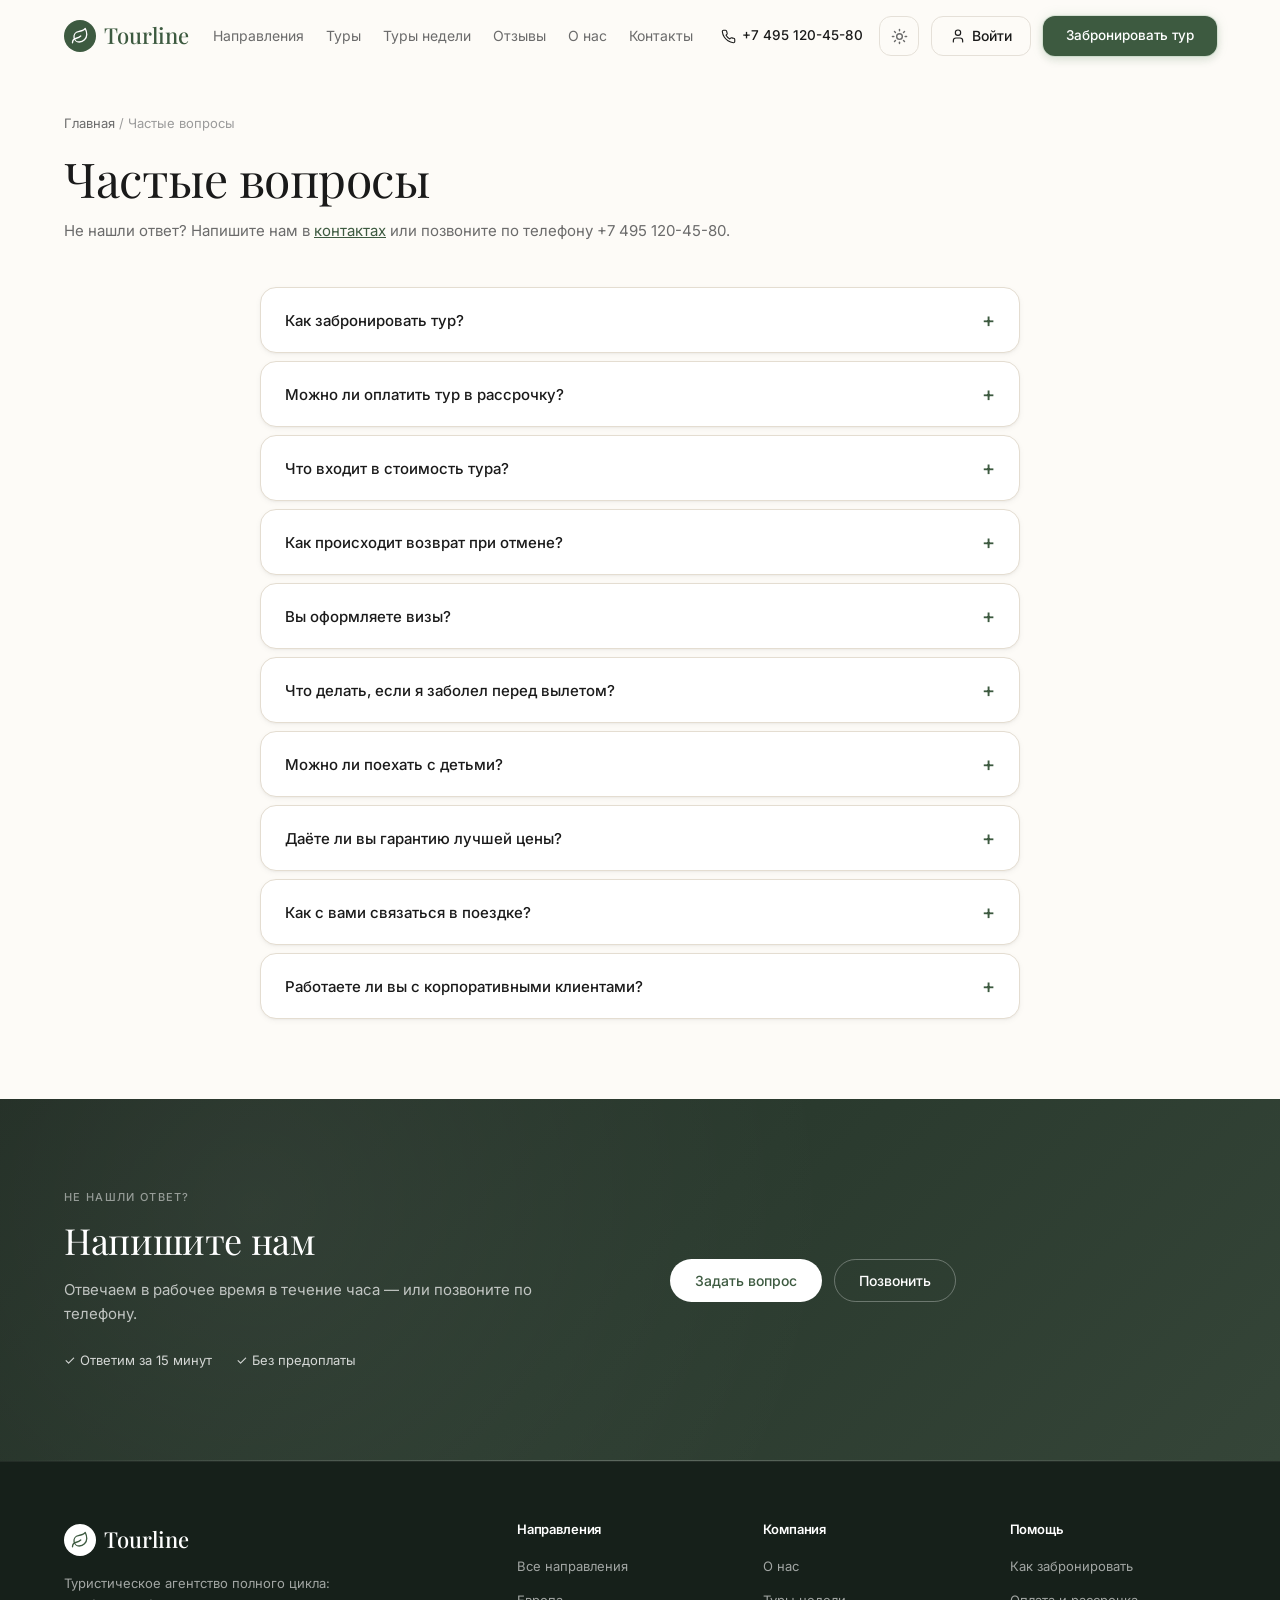
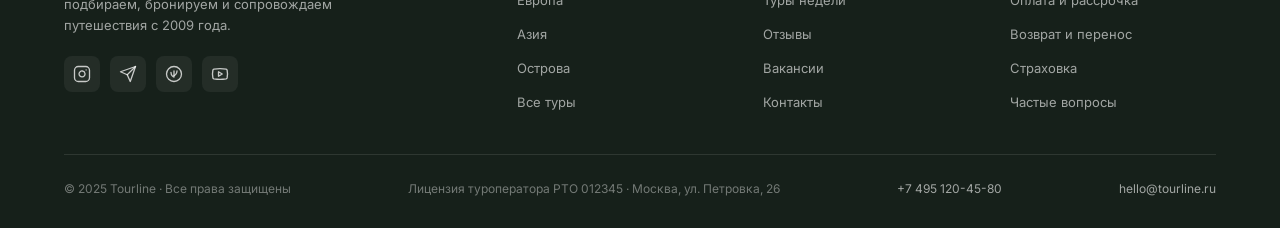
<file: faq.html>
<!DOCTYPE html>
<html lang="ru">
<head>
<meta charset="UTF-8">
<meta name="viewport" content="width=device-width, initial-scale=1.0, viewport-fit=cover">
<meta name="theme-color" content="#FDFBF7">
<meta name="theme-color" content="#0D1210" media="(prefers-color-scheme: dark)">
<title>Частые вопросы — Tourline</title>
<script>
  (function(){var t=localStorage.getItem('tl-theme')||(window.matchMedia&&window.matchMedia('(prefers-color-scheme: dark)').matches?'dark':'light');document.documentElement.setAttribute('data-theme',t);})();
</script>
<link rel="preconnect" href="https://fonts.googleapis.com">
<link rel="preconnect" href="https://fonts.gstatic.com" crossorigin>
<link href="https://fonts.googleapis.com/css2?family=Inter:wght@400;500;600&family=Playfair+Display:wght@400;500&display=swap" rel="stylesheet">
<link rel="stylesheet" href="style.css">
</head>
<body>

<header class="header">
  <div class="container header-inner">
    <a href="index.html" class="logo"><span class="logo-icon"><svg viewBox="0 0 24 24"><path d="M11 20A7 7 0 0 1 9.8 6.1C15.5 5 17 4.48 19 2c1 2 2 4.18 2 8 0 5.5-4.78 10-10 10Z"/><path d="M2 21c0-3 1.85-5.36 5.08-6C9.5 14.52 12 13 13 12"/></svg></span>Tourline</a>
    <button class="burger"><span></span></button>
    <nav class="nav">
      <a href="destinations.html">Направления</a>
      <a href="tours.html">Туры</a>
      <a href="weekly.html">Туры недели</a>
      <a href="reviews.html">Отзывы</a>
      <a href="about.html">О нас</a>
      <a href="contacts.html">Контакты</a>
    </nav>
    <div class="header-actions">
      <a href="tel:+74951204580" class="header-phone"><svg class="icon icon-sm" viewBox="0 0 24 24"><path d="M22 16.92v3a2 2 0 0 1-2.18 2 19.79 19.79 0 0 1-8.63-3.07 19.5 19.5 0 0 1-6-6 19.79 19.79 0 0 1-3.07-8.67A2 2 0 0 1 4.11 2h3a2 2 0 0 1 2 1.72c.13.96.36 1.9.7 2.81a2 2 0 0 1-.45 2.11L8.09 9.91a16 16 0 0 0 6 6l1.27-1.27a2 2 0 0 1 2.11-.45c.91.34 1.85.57 2.81.7A2 2 0 0 1 22 16.92Z"/></svg>+7 495 120-45-80</a>
      <span data-auth-slot></span>
      <a href="#" class="btn btn-primary" data-modal="booking">Забронировать тур</a>
    </div>
  </div>
</header>

<section class="page-header">
  <div class="container">
    <div class="breadcrumb"><a href="index.html">Главная</a> / <span>Частые вопросы</span></div>
    <h1>Частые вопросы</h1>
    <p style="color:var(--text-muted);margin-top:12px;">Не нашли ответ? Напишите нам в <a href="contacts.html" style="color:var(--green);text-decoration:underline;">контактах</a> или позвоните по телефону +7 495 120-45-80.</p>
  </div>
</section>

<section class="section section-cream" style="padding-top:0;">
  <div class="container">
    <div class="article">
      <div class="faq-list">

        <div class="faq-item">
          <button class="faq-question" type="button">Как забронировать тур?</button>
          <div class="faq-answer">
            Оставьте заявку на сайте или позвоните нам. Менеджер свяжется, подберёт варианты и пришлёт договор. После подписания и предоплаты 20% место закрепляется за вами.
          </div>
        </div>

        <div class="faq-item">
          <button class="faq-question" type="button">Можно ли оплатить тур в рассрочку?</button>
          <div class="faq-answer">
            Да, мы работаем с рассрочкой до 6 месяцев без процентов от партнёрских банков. Условия зависят от суммы тура и банка — менеджер подберёт оптимальный вариант.
          </div>
        </div>

        <div class="faq-item">
          <button class="faq-question" type="button">Что входит в стоимость тура?</button>
          <div class="faq-answer">
            В каждом туре свой состав: обычно это проживание, завтраки, трансферы и часть экскурсий. Полный список «Включено/Не включено» указан на странице тура. Дополнительно можно купить страховку, экскурсии и трансферы.
          </div>
        </div>

        <div class="faq-item">
          <button class="faq-question" type="button">Как происходит возврат при отмене?</button>
          <div class="faq-answer">
            Условия возврата зависят от того, сколько дней осталось до вылета, и от политики отеля. Мы возвращаем всё, что возможно, и помогаем с переоформлением. Подробнее — в разделе «Возврат и перенос».
          </div>
        </div>

        <div class="faq-item">
          <button class="faq-question" type="button">Вы оформляете визы?</button>
          <div class="faq-answer">
            Да, у нас есть собственный визовый отдел. Мы соберём пакет документов, запишем на подачу и проконсультируем по срокам. Стоимость визы не входит в тур и оплачивается отдельно.
          </div>
        </div>

        <div class="faq-item">
          <button class="faq-question" type="button">Что делать, если я заболел перед вылетом?</button>
          <div class="faq-answer">
            Немедленно свяжитесь с нами по телефону +7 495 120-45-80. Мы оценим возможность переноса и поможем с документами для страховой. Медицинская страховка покрывает часть расходов — читайте условия полиса.
          </div>
        </div>

        <div class="faq-item">
          <button class="faq-question" type="button">Можно ли поехать с детьми?</button>
          <div class="faq-answer">
            Да, у нас есть семейные туры и мы адаптируем маршрут под возраст детей. Укажите в заявке возраст и количество детей — менеджер подберёт подходящий отель и программу.
          </div>
        </div>

        <div class="faq-item">
          <button class="faq-question" type="button">Даёте ли вы гарантию лучшей цены?</button>
          <div class="faq-answer">
            Да. Если вы найдёте этот же тур дешевле у другого оператора — вернём разницу и добавим 5% бонусами на следующую поездку.
          </div>
        </div>

        <div class="faq-item">
          <button class="faq-question" type="button">Как с вами связаться в поездке?</button>
          <div class="faq-answer">
            У каждого клиента есть личный менеджер и круглосуточная поддержка по телефону и в мессенджерах. Контакты выдаются за 3 дня до вылета.
          </div>
        </div>

        <div class="faq-item">
          <button class="faq-question" type="button">Работаете ли вы с корпоративными клиентами?</button>
          <div class="faq-answer">
            Да, у нас есть отдельное направление MICE. Оставьте заявку на hello@tourline.ru — менеджер подготовит коммерческое предложение под вашу задачу.
          </div>
        </div>

      </div>
    </div>
  </div>
</section>

<section class="cta-section">
  <div class="container cta-grid">
    <div>
      <div class="section-label" style="color:rgba(255,255,255,.5);">Не нашли ответ?</div>
      <h2>Напишите нам</h2>
      <p>Отвечаем в рабочее время в течение часа — или позвоните по телефону.</p>
      <div class="cta-checks">
        <span>✓ Ответим за 15 минут</span>
        <span>✓ Без предоплаты</span>
      </div>
    </div>
    <div style="display:flex;gap:12px;align-items:center;flex-wrap:wrap;">
      <button class="btn btn-white" data-modal="booking">Задать вопрос</button>
      <button class="btn btn-outline" style="border-color:rgba(255,255,255,.3);color:#fff;" data-modal="callback">Позвонить</button>
    </div>
  </div>
</section>

<footer class="footer">
  <div class="container">
    <div class="footer-grid">
      <div class="footer-brand">
        <a href="index.html" class="logo footer-logo"><span class="logo-icon"><svg viewBox="0 0 24 24"><path d="M11 20A7 7 0 0 1 9.8 6.1C15.5 5 17 4.48 19 2c1 2 2 4.18 2 8 0 5.5-4.78 10-10 10Z"/><path d="M2 21c0-3 1.85-5.36 5.08-6C9.5 14.52 12 13 13 12"/></svg></span>Tourline</a>
        <p>Туристическое агентство полного цикла: подбираем, бронируем и сопровождаем путешествия с 2009 года.</p>
        <div class="footer-social">
          <a href="#" aria-label="Instagram"><svg viewBox="0 0 24 24"><rect width="20" height="20" x="2" y="2" rx="5"/><path d="M16 11.37A4 4 0 1 1 12.63 8 4 4 0 0 1 16 11.37z"/><line x1="17.5" x2="17.51" y1="6.5" y2="6.5"/></svg></a>
          <a href="#" aria-label="Telegram"><svg viewBox="0 0 24 24"><path d="m22 2-7 20-4-9-9-4Z"/><path d="M22 2 11 13"/></svg></a>
          <a href="#" aria-label="VK"><svg viewBox="0 0 24 24"><circle cx="12" cy="12" r="10"/><path d="M8 10c0 4 3 6 4 6V8"/><path d="M12 14c1 0 4-2 4-6"/></svg></a>
          <a href="#" aria-label="YouTube"><svg viewBox="0 0 24 24"><path d="M2.5 17a24.12 24.12 0 0 1 0-10 2 2 0 0 1 1.4-1.4 49.56 49.56 0 0 1 16.2 0A2 2 0 0 1 21.5 7a24.12 24.12 0 0 1 0 10 2 2 0 0 1-1.4 1.4 49.55 49.55 0 0 1-16.2 0A2 2 0 0 1 2.5 17"/><path d="m10 15 5-3-5-3z"/></svg></a>
        </div>
      </div>
      <div class="footer-col"><h4>Направления</h4><ul><li><a href="destinations.html">Все направления</a></li><li><a href="destinations.html">Европа</a></li><li><a href="destinations.html">Азия</a></li><li><a href="destinations.html">Острова</a></li><li><a href="tours.html">Все туры</a></li></ul></div>
      <div class="footer-col"><h4>Компания</h4><ul><li><a href="about.html">О нас</a></li><li><a href="weekly.html">Туры недели</a></li><li><a href="reviews.html">Отзывы</a></li><li><a href="vacancies.html">Вакансии</a></li><li><a href="contacts.html">Контакты</a></li></ul></div>
      <div class="footer-col"><h4>Помощь</h4><ul><li><a href="help.html#booking">Как забронировать</a></li><li><a href="help.html#payment">Оплата и рассрочка</a></li><li><a href="help.html#return">Возврат и перенос</a></li><li><a href="help.html#insurance">Страховка</a></li><li><a href="faq.html">Частые вопросы</a></li></ul></div>
    </div>
    <div class="footer-bottom"><span>© 2025 Tourline · Все права защищены</span><span>Лицензия туроператора РТО 012345 · Москва, ул. Петровка, 26</span><a href="tel:+74951204580">+7 495 120-45-80</a><a href="mailto:hello@tourline.ru">hello@tourline.ru</a></div>
  </div>
</footer>

<script src="tours-data.js"></script>
<script src="auth.js"></script>
<script src="app.js"></script>
</body>
</html>
</file>
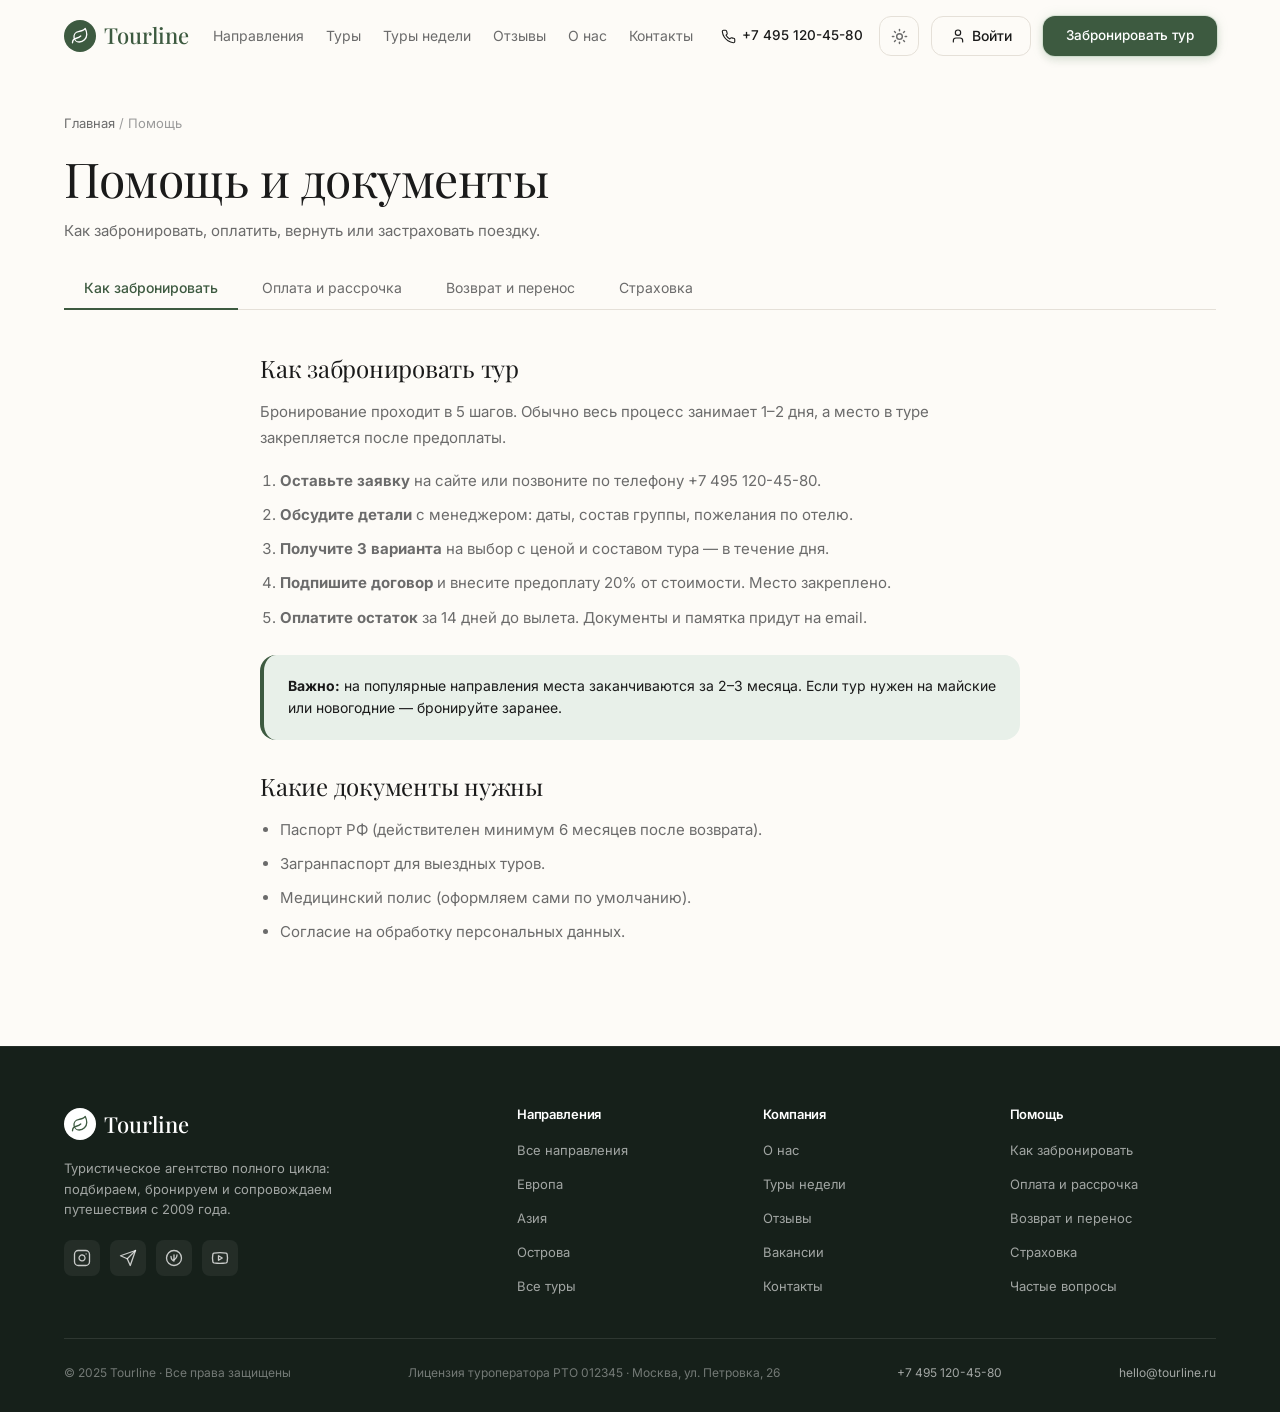
<file: help.html>
<!DOCTYPE html>
<html lang="ru">
<head>
<meta charset="UTF-8">
<meta name="viewport" content="width=device-width, initial-scale=1.0, viewport-fit=cover">
<meta name="theme-color" content="#FDFBF7">
<meta name="theme-color" content="#0D1210" media="(prefers-color-scheme: dark)">
<title>Помощь — Tourline</title>
<script>
  (function(){var t=localStorage.getItem('tl-theme')||(window.matchMedia&&window.matchMedia('(prefers-color-scheme: dark)').matches?'dark':'light');document.documentElement.setAttribute('data-theme',t);})();
</script>
<link rel="preconnect" href="https://fonts.googleapis.com">
<link rel="preconnect" href="https://fonts.gstatic.com" crossorigin>
<link href="https://fonts.googleapis.com/css2?family=Inter:wght@400;500;600&family=Playfair+Display:wght@400;500&display=swap" rel="stylesheet">
<link rel="stylesheet" href="style.css">
</head>
<body>

<header class="header">
  <div class="container header-inner">
    <a href="index.html" class="logo"><span class="logo-icon"><svg viewBox="0 0 24 24"><path d="M11 20A7 7 0 0 1 9.8 6.1C15.5 5 17 4.48 19 2c1 2 2 4.18 2 8 0 5.5-4.78 10-10 10Z"/><path d="M2 21c0-3 1.85-5.36 5.08-6C9.5 14.52 12 13 13 12"/></svg></span>Tourline</a>
    <button class="burger"><span></span></button>
    <nav class="nav">
      <a href="destinations.html">Направления</a>
      <a href="tours.html">Туры</a>
      <a href="weekly.html">Туры недели</a>
      <a href="reviews.html">Отзывы</a>
      <a href="about.html">О нас</a>
      <a href="contacts.html">Контакты</a>
    </nav>
    <div class="header-actions">
      <a href="tel:+74951204580" class="header-phone"><svg class="icon icon-sm" viewBox="0 0 24 24"><path d="M22 16.92v3a2 2 0 0 1-2.18 2 19.79 19.79 0 0 1-8.63-3.07 19.5 19.5 0 0 1-6-6 19.79 19.79 0 0 1-3.07-8.67A2 2 0 0 1 4.11 2h3a2 2 0 0 1 2 1.72c.13.96.36 1.9.7 2.81a2 2 0 0 1-.45 2.11L8.09 9.91a16 16 0 0 0 6 6l1.27-1.27a2 2 0 0 1 2.11-.45c.91.34 1.85.57 2.81.7A2 2 0 0 1 22 16.92Z"/></svg>+7 495 120-45-80</a>
      <span data-auth-slot></span>
      <a href="#" class="btn btn-primary" data-modal="booking">Забронировать тур</a>
    </div>
  </div>
</header>

<section class="page-header">
  <div class="container">
    <div class="breadcrumb"><a href="index.html">Главная</a> / <span>Помощь</span></div>
    <h1>Помощь и документы</h1>
    <p style="color:var(--text-muted);margin-top:12px;">Как забронировать, оплатить, вернуть или застраховать поездку.</p>

    <div class="tabs" data-tabs="help" style="margin-top:24px;">
      <button class="tab active" data-tab="booking" type="button">Как забронировать</button>
      <button class="tab" data-tab="payment" type="button">Оплата и рассрочка</button>
      <button class="tab" data-tab="return" type="button">Возврат и перенос</button>
      <button class="tab" data-tab="insurance" type="button">Страховка</button>
    </div>
  </div>
</section>

<section class="section section-cream" style="padding-top:0;">
  <div class="container">
    <div data-tab-content="help">

      <div class="article" data-tab-pane="booking">
        <h2 id="booking">Как забронировать тур</h2>
        <p>Бронирование проходит в 5 шагов. Обычно весь процесс занимает 1–2 дня, а место в туре закрепляется после предоплаты.</p>
        <ol>
          <li><strong>Оставьте заявку</strong> на сайте или позвоните по телефону +7 495 120-45-80.</li>
          <li><strong>Обсудите детали</strong> с менеджером: даты, состав группы, пожелания по отелю.</li>
          <li><strong>Получите 3 варианта</strong> на выбор с ценой и составом тура — в течение дня.</li>
          <li><strong>Подпишите договор</strong> и внесите предоплату 20% от стоимости. Место закреплено.</li>
          <li><strong>Оплатите остаток</strong> за 14 дней до вылета. Документы и памятка придут на email.</li>
        </ol>
        <div class="callout"><strong>Важно:</strong> на популярные направления места заканчиваются за 2–3 месяца. Если тур нужен на майские или новогодние — бронируйте заранее.</div>
        <h2>Какие документы нужны</h2>
        <ul>
          <li>Паспорт РФ (действителен минимум 6 месяцев после возврата).</li>
          <li>Загранпаспорт для выездных туров.</li>
          <li>Медицинский полис (оформляем сами по умолчанию).</li>
          <li>Согласие на обработку персональных данных.</li>
        </ul>
      </div>

      <div class="article" data-tab-pane="payment" style="display:none;">
        <h2 id="payment">Оплата и рассрочка</h2>
        <p>Мы принимаем оплату картой, переводом и в рассрочку. Все платежи проходят через защищённые шлюзы.</p>
        <h2>Способы оплаты</h2>
        <ul>
          <li><strong>Банковской картой</strong> — Visa, Mastercard, МИР. Онлайн или в офисе.</li>
          <li><strong>Банковским переводом</strong> — для физических и юридических лиц.</li>
          <li><strong>Рассрочка 0%</strong> — до 6 месяцев от банков-партнёров (Тинькофф, Сбер, Альфа).</li>
          <li><strong>Подарочный сертификат</strong> — от 30 000 ₽, действует 12 месяцев.</li>
        </ul>
        <h2>Схема оплаты</h2>
        <ol>
          <li><strong>20%</strong> — предоплата при подписании договора (закрепляет место).</li>
          <li><strong>80%</strong> — не позднее 14 дней до вылета.</li>
        </ol>
        <div class="callout"><strong>Для туров «в последний момент»</strong> (менее 14 дней до вылета) оплата производится полной суммой сразу.</div>
        <h2>Рассрочка: как оформить</h2>
        <ol>
          <li>Выберите тур и подтвердите его у менеджера.</li>
          <li>Оставьте заявку на рассрочку — банк пришлёт ссылку на анкету.</li>
          <li>Заполните анкету онлайн (5 минут), получите решение.</li>
          <li>Подпишите договор — тур забронирован, платите ежемесячно.</li>
        </ol>
        <p>Переплата — 0%. Первый платёж — через месяц после оформления.</p>
      </div>

      <div class="article" data-tab-pane="return" style="display:none;">
        <h2 id="return">Возврат и перенос</h2>
        <p>Условия возврата зависят от того, сколько дней осталось до вылета, и от политики отеля/авиакомпании.</p>
        <h2>Стандартные сроки возврата</h2>
        <ul>
          <li><strong>Более 30 дней до вылета</strong> — возврат 100% стоимости тура минус фактически понесённые расходы.</li>
          <li><strong>14–30 дней</strong> — возврат 70–90% в зависимости от отеля.</li>
          <li><strong>7–14 дней</strong> — возврат 50–70%.</li>
          <li><strong>Менее 7 дней</strong> — возврат невозможен, но возможен перенос.</li>
        </ul>
        <div class="callout"><strong>Совет:</strong> оформите страховку от невыезда — она покроет до 90% стоимости тура при отмене по уважительной причине.</div>
        <h2>Как перенести тур</h2>
        <ol>
          <li>Свяжитесь с менеджером как можно раньше — чем больше времени, тем больше вариантов.</li>
          <li>Мы оценим возможность переноса и удерживаемые суммы.</li>
          <li>Выберите новые даты, подпишите допсоглашение.</li>
          <li>Доплата — только разница в цене, без штрафов от Tourline.</li>
        </ol>
        <h2>Как вернуть деньги</h2>
        <ol>
          <li>Напишите заявление на возврат (шаблон вышлем по email).</li>
          <li>Мы передадим его поставщикам (отель, авиакомпания).</li>
          <li>Возврат — на карту, с которой была оплата, в течение 10–30 рабочих дней.</li>
        </ol>
      </div>

      <div class="article" data-tab-pane="insurance" style="display:none;">
        <h2 id="insurance">Страховка</h2>
        <p>Медицинская страховка включена в стоимость всех наших туров. Дополнительно можно оформить расширенные полисы.</p>
        <h2>Что покрывает базовая страховка</h2>
        <ul>
          <li>Медицинская помощь до 1 000 000 ₽ (амбулатория, стационар).</li>
          <li>Экстренная стоматология — до 30 000 ₽.</li>
          <li>Медицинская эвакуация и репатриация.</li>
          <li>Юридическая помощь при ДТП.</li>
        </ul>
        <h2>Дополнительные опции</h2>
        <ul>
          <li><strong>Страховка от невыезда</strong> — до 90% стоимости тура при отмене. От 1 500 ₽.</li>
          <li><strong>Активный отдых</strong> — треккинг, дайвинг, горные лыжи. От 2 500 ₽.</li>
          <li><strong>Страховка багажа</strong> — до 100 000 ₽. От 800 ₽.</li>
          <li><strong>Страховка для детей</strong> — включена в семейный полис.</li>
        </ul>
        <div class="callout"><strong>Важно:</strong> перед поездкой сохраните номер полиса и телефон ассистанса. В экстренной ситуации сначала позвоните в ассистанс, а не в клинику.</div>
        <h2>Как оформить</h2>
        <p>Скажите менеджеру, какой полис нужен. Мы оформим в течение часа и пришлём полис на email. Полис действует с момента пересечения границы.</p>
      </div>

    </div>
  </div>
</section>

<footer class="footer">
  <div class="container">
    <div class="footer-grid">
      <div class="footer-brand">
        <a href="index.html" class="logo footer-logo"><span class="logo-icon"><svg viewBox="0 0 24 24"><path d="M11 20A7 7 0 0 1 9.8 6.1C15.5 5 17 4.48 19 2c1 2 2 4.18 2 8 0 5.5-4.78 10-10 10Z"/><path d="M2 21c0-3 1.85-5.36 5.08-6C9.5 14.52 12 13 13 12"/></svg></span>Tourline</a>
        <p>Туристическое агентство полного цикла: подбираем, бронируем и сопровождаем путешествия с 2009 года.</p>
        <div class="footer-social">
          <a href="#" aria-label="Instagram"><svg viewBox="0 0 24 24"><rect width="20" height="20" x="2" y="2" rx="5"/><path d="M16 11.37A4 4 0 1 1 12.63 8 4 4 0 0 1 16 11.37z"/><line x1="17.5" x2="17.51" y1="6.5" y2="6.5"/></svg></a>
          <a href="#" aria-label="Telegram"><svg viewBox="0 0 24 24"><path d="m22 2-7 20-4-9-9-4Z"/><path d="M22 2 11 13"/></svg></a>
          <a href="#" aria-label="VK"><svg viewBox="0 0 24 24"><circle cx="12" cy="12" r="10"/><path d="M8 10c0 4 3 6 4 6V8"/><path d="M12 14c1 0 4-2 4-6"/></svg></a>
          <a href="#" aria-label="YouTube"><svg viewBox="0 0 24 24"><path d="M2.5 17a24.12 24.12 0 0 1 0-10 2 2 0 0 1 1.4-1.4 49.56 49.56 0 0 1 16.2 0A2 2 0 0 1 21.5 7a24.12 24.12 0 0 1 0 10 2 2 0 0 1-1.4 1.4 49.55 49.55 0 0 1-16.2 0A2 2 0 0 1 2.5 17"/><path d="m10 15 5-3-5-3z"/></svg></a>
        </div>
      </div>
      <div class="footer-col"><h4>Направления</h4><ul><li><a href="destinations.html">Все направления</a></li><li><a href="destinations.html">Европа</a></li><li><a href="destinations.html">Азия</a></li><li><a href="destinations.html">Острова</a></li><li><a href="tours.html">Все туры</a></li></ul></div>
      <div class="footer-col"><h4>Компания</h4><ul><li><a href="about.html">О нас</a></li><li><a href="weekly.html">Туры недели</a></li><li><a href="reviews.html">Отзывы</a></li><li><a href="vacancies.html">Вакансии</a></li><li><a href="contacts.html">Контакты</a></li></ul></div>
      <div class="footer-col"><h4>Помощь</h4><ul><li><a href="help.html#booking">Как забронировать</a></li><li><a href="help.html#payment">Оплата и рассрочка</a></li><li><a href="help.html#return">Возврат и перенос</a></li><li><a href="help.html#insurance">Страховка</a></li><li><a href="faq.html">Частые вопросы</a></li></ul></div>
    </div>
    <div class="footer-bottom"><span>© 2025 Tourline · Все права защищены</span><span>Лицензия туроператора РТО 012345 · Москва, ул. Петровка, 26</span><a href="tel:+74951204580">+7 495 120-45-80</a><a href="mailto:hello@tourline.ru">hello@tourline.ru</a></div>
  </div>
</footer>

<script src="tours-data.js"></script>
<script src="auth.js"></script>
<script src="app.js"></script>
</body>
</html>
</file>
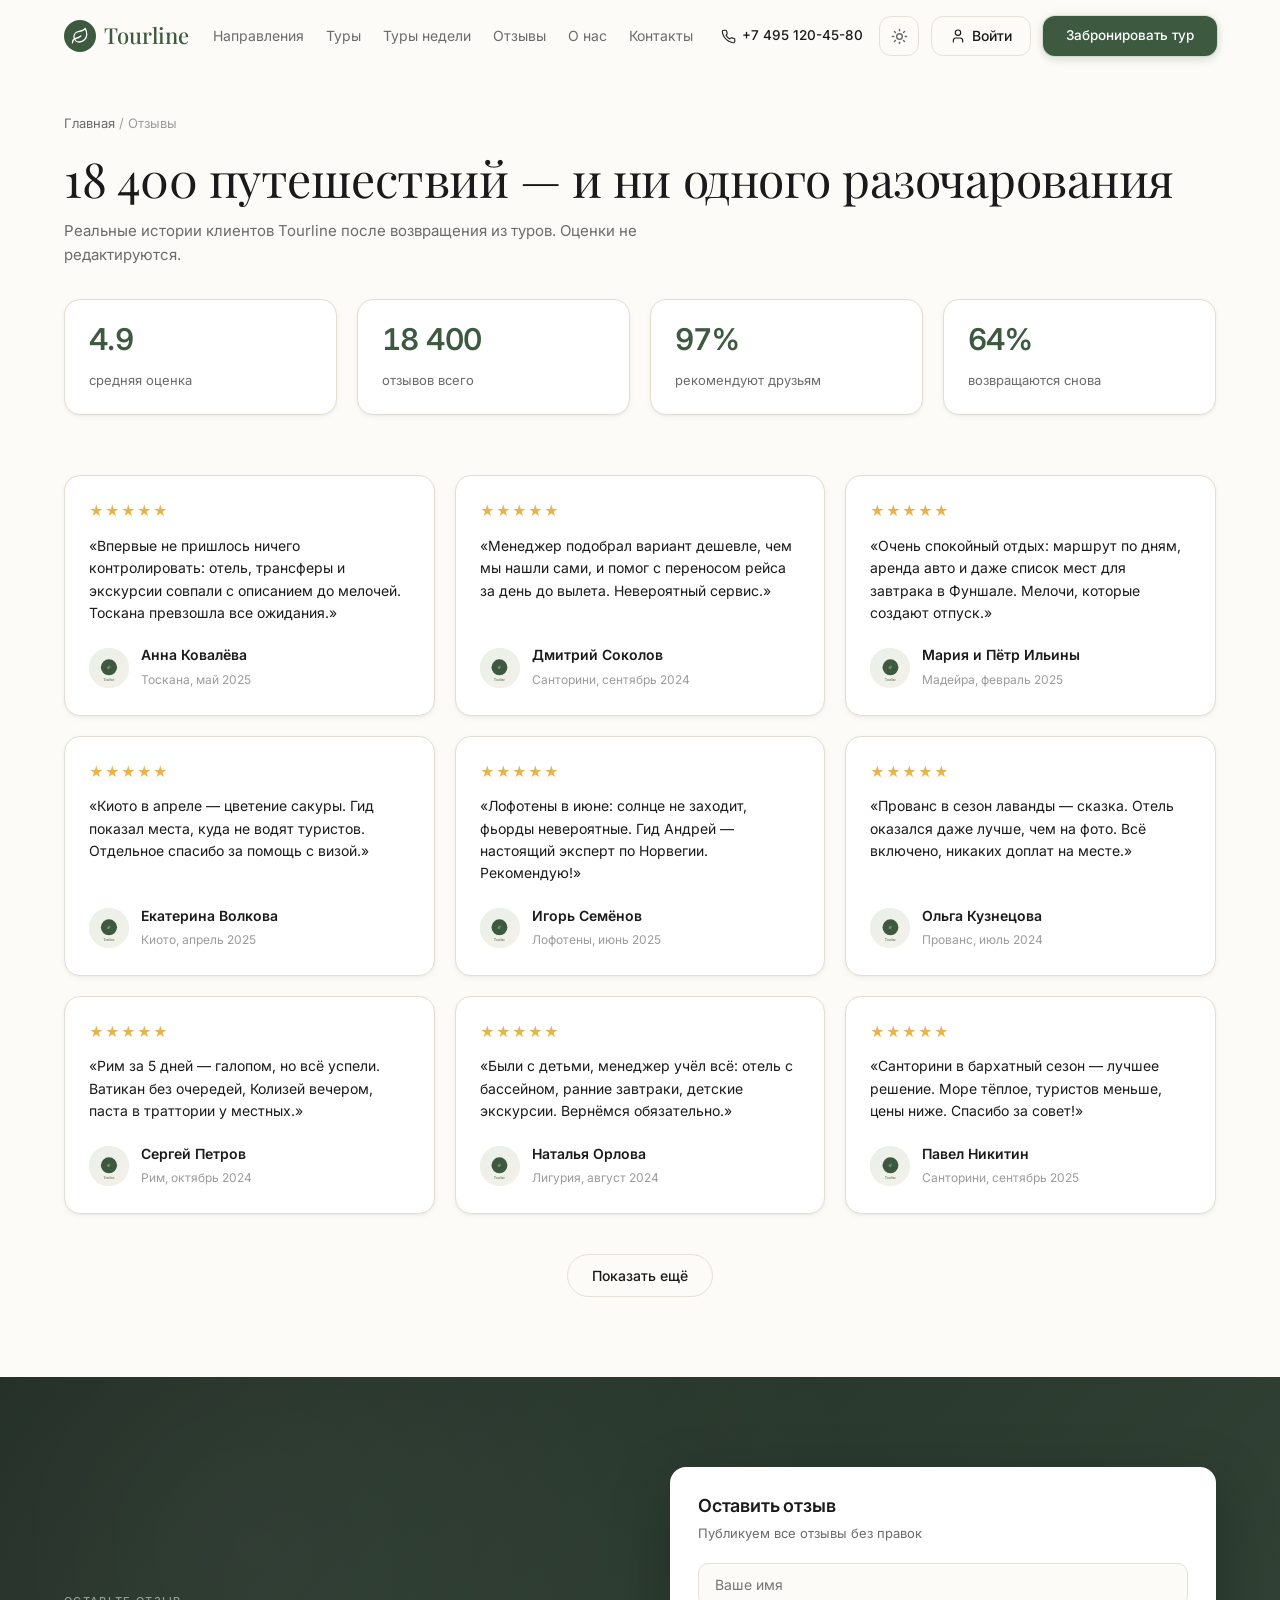
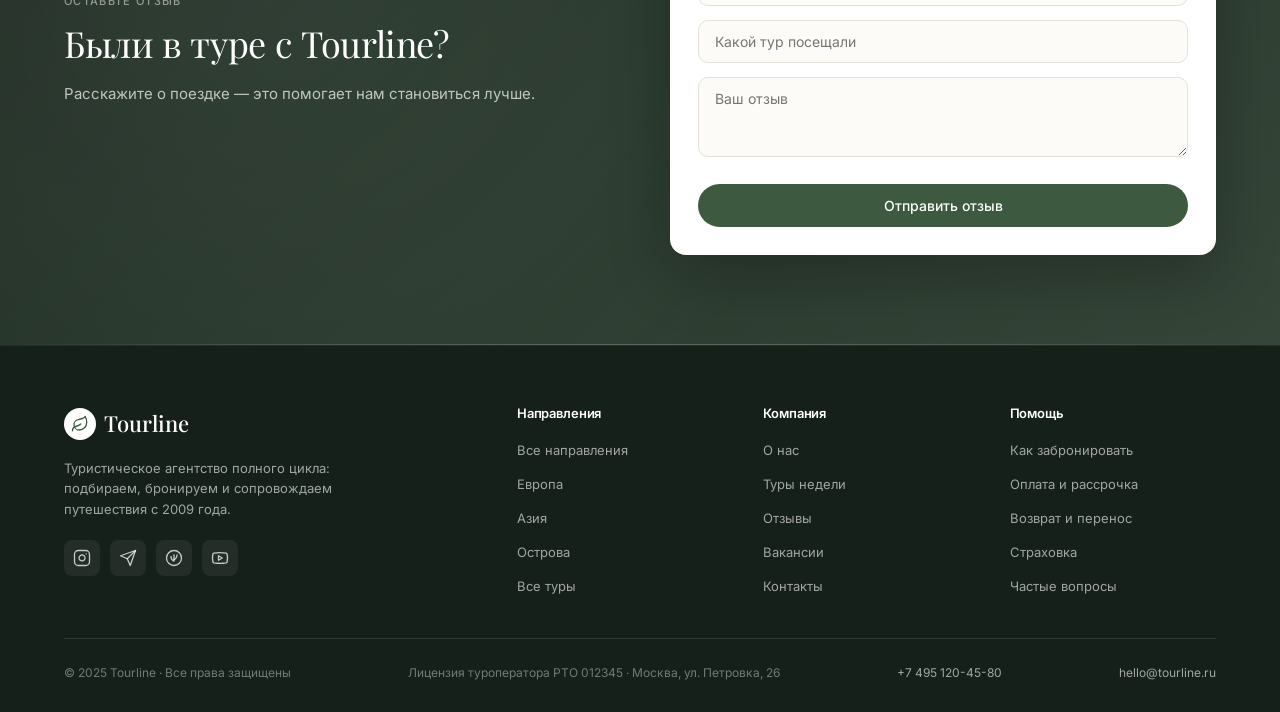
<file: reviews.html>
<!DOCTYPE html>
<html lang="ru">
<head>
<meta charset="UTF-8">
<meta name="viewport" content="width=device-width, initial-scale=1.0, viewport-fit=cover">
<meta name="theme-color" content="#FDFBF7">
<meta name="theme-color" content="#0D1210" media="(prefers-color-scheme: dark)">
<title>Отзывы — Tourline</title>
<script>
  (function(){var t=localStorage.getItem('tl-theme')||(window.matchMedia&&window.matchMedia('(prefers-color-scheme: dark)').matches?'dark':'light');document.documentElement.setAttribute('data-theme',t);})();
</script>
<link rel="preconnect" href="https://fonts.googleapis.com">
<link rel="preconnect" href="https://fonts.gstatic.com" crossorigin>
<link href="https://fonts.googleapis.com/css2?family=Inter:wght@400;500;600&family=Playfair+Display:wght@400;500&display=swap" rel="stylesheet">
<link rel="stylesheet" href="style.css">
</head>
<body>

<header class="header">
  <div class="container header-inner">
    <a href="index.html" class="logo"><span class="logo-icon"><svg viewBox="0 0 24 24"><path d="M11 20A7 7 0 0 1 9.8 6.1C15.5 5 17 4.48 19 2c1 2 2 4.18 2 8 0 5.5-4.78 10-10 10Z"/><path d="M2 21c0-3 1.85-5.36 5.08-6C9.5 14.52 12 13 13 12"/></svg></span>Tourline</a>
    <button class="burger"><span></span></button>
    <nav class="nav">
      <a href="destinations.html">Направления</a>
      <a href="tours.html">Туры</a>
      <a href="weekly.html">Туры недели</a>
      <a href="reviews.html">Отзывы</a>
      <a href="about.html">О нас</a>
      <a href="contacts.html">Контакты</a>
    </nav>
    <div class="header-actions">
      <a href="tel:+74951204580" class="header-phone"><svg class="icon icon-sm" viewBox="0 0 24 24"><path d="M22 16.92v3a2 2 0 0 1-2.18 2 19.79 19.79 0 0 1-8.63-3.07 19.5 19.5 0 0 1-6-6 19.79 19.79 0 0 1-3.07-8.67A2 2 0 0 1 4.11 2h3a2 2 0 0 1 2 1.72c.13.96.36 1.9.7 2.81a2 2 0 0 1-.45 2.11L8.09 9.91a16 16 0 0 0 6 6l1.27-1.27a2 2 0 0 1 2.11-.45c.91.34 1.85.57 2.81.7A2 2 0 0 1 22 16.92Z"/></svg>+7 495 120-45-80</a>
      <span data-auth-slot></span>
      <a href="#" class="btn btn-primary" data-modal="booking">Забронировать тур</a>
    </div>
  </div>
</header>

<section class="page-header">
  <div class="container">
    <div class="breadcrumb"><a href="index.html">Главная</a> / <span>Отзывы</span></div>
    <h1>18 400 путешествий — и ни одного разочарования</h1>
    <p style="color:var(--text-muted);margin-top:12px;max-width:640px;">Реальные истории клиентов Tourline после возвращения из туров. Оценки не редактируются.</p>

    <div class="stats-row" style="margin-top:32px;">
      <div class="stat-card"><strong>4.9</strong><span>средняя оценка</span></div>
      <div class="stat-card"><strong>18 400</strong><span>отзывов всего</span></div>
      <div class="stat-card"><strong>97%</strong><span>рекомендуют друзьям</span></div>
      <div class="stat-card"><strong>64%</strong><span>возвращаются снова</span></div>
    </div>
  </div>
</section>

<section class="section section-cream" style="padding-top:0;">
  <div class="container">
    <div class="reviews-grid-full">

      <div class="review-card">
        <div class="review-stars">★★★★★</div>
        <p class="review-text">«Впервые не пришлось ничего контролировать: отель, трансферы и экскурсии совпали с описанием до мелочей. Тоскана превзошла все ожидания.»</p>
        <div class="review-author"><img src="https://i.pravatar.cc/80?img=1" alt=""><div><strong>Анна Ковалёва</strong><span>Тоскана, май 2025</span></div></div>
      </div>

      <div class="review-card">
        <div class="review-stars">★★★★★</div>
        <p class="review-text">«Менеджер подобрал вариант дешевле, чем мы нашли сами, и помог с переносом рейса за день до вылета. Невероятный сервис.»</p>
        <div class="review-author"><img src="https://i.pravatar.cc/80?img=12" alt=""><div><strong>Дмитрий Соколов</strong><span>Санторини, сентябрь 2024</span></div></div>
      </div>

      <div class="review-card">
        <div class="review-stars">★★★★★</div>
        <p class="review-text">«Очень спокойный отдых: маршрут по дням, аренда авто и даже список мест для завтрака в Фуншале. Мелочи, которые создают отпуск.»</p>
        <div class="review-author"><img src="https://i.pravatar.cc/80?img=5" alt=""><div><strong>Мария и Пётр Ильины</strong><span>Мадейра, февраль 2025</span></div></div>
      </div>

      <div class="review-card">
        <div class="review-stars">★★★★★</div>
        <p class="review-text">«Киото в апреле — цветение сакуры. Гид показал места, куда не водят туристов. Отдельное спасибо за помощь с визой.»</p>
        <div class="review-author"><img src="https://i.pravatar.cc/80?img=33" alt=""><div><strong>Екатерина Волкова</strong><span>Киото, апрель 2025</span></div></div>
      </div>

      <div class="review-card">
        <div class="review-stars">★★★★★</div>
        <p class="review-text">«Лофотены в июне: солнце не заходит, фьорды невероятные. Гид Андрей — настоящий эксперт по Норвегии. Рекомендую!»</p>
        <div class="review-author"><img src="https://i.pravatar.cc/80?img=14" alt=""><div><strong>Игорь Семёнов</strong><span>Лофотены, июнь 2025</span></div></div>
      </div>

      <div class="review-card">
        <div class="review-stars">★★★★★</div>
        <p class="review-text">«Прованс в сезон лаванды — сказка. Отель оказался даже лучше, чем на фото. Всё включено, никаких доплат на месте.»</p>
        <div class="review-author"><img src="https://i.pravatar.cc/80?img=45" alt=""><div><strong>Ольга Кузнецова</strong><span>Прованс, июль 2024</span></div></div>
      </div>

      <div class="review-card">
        <div class="review-stars">★★★★★</div>
        <p class="review-text">«Рим за 5 дней — галопом, но всё успели. Ватикан без очередей, Колизей вечером, паста в траттории у местных.»</p>
        <div class="review-author"><img src="https://i.pravatar.cc/80?img=68" alt=""><div><strong>Сергей Петров</strong><span>Рим, октябрь 2024</span></div></div>
      </div>

      <div class="review-card">
        <div class="review-stars">★★★★★</div>
        <p class="review-text">«Были с детьми, менеджер учёл всё: отель с бассейном, ранние завтраки, детские экскурсии. Вернёмся обязательно.»</p>
        <div class="review-author"><img src="https://i.pravatar.cc/80?img=20" alt=""><div><strong>Наталья Орлова</strong><span>Лигурия, август 2024</span></div></div>
      </div>

      <div class="review-card">
        <div class="review-stars">★★★★★</div>
        <p class="review-text">«Санторини в бархатный сезон — лучшее решение. Море тёплое, туристов меньше, цены ниже. Спасибо за совет!»</p>
        <div class="review-author"><img src="https://i.pravatar.cc/80?img=25" alt=""><div><strong>Павел Никитин</strong><span>Санторини, сентябрь 2025</span></div></div>
      </div>

    </div>

    <div style="text-align:center;margin-top:40px;">
      <button class="btn btn-outline" data-load-more-reviews type="button">Показать ещё</button>
    </div>
  </div>
</section>

<section class="cta-section">
  <div class="container cta-grid">
    <div>
      <div class="section-label" style="color:rgba(255,255,255,.5);">Оставьте отзыв</div>
      <h2>Были в туре с Tourline?</h2>
      <p>Расскажите о поездке — это помогает нам становиться лучше.</p>
    </div>
    <form class="cta-form" data-form="review">
      <h3>Оставить отзыв</h3>
      <p>Публикуем все отзывы без правок</p>
      <div class="form-group"><input type="text" name="name" placeholder="Ваше имя" required></div>
      <div class="form-group"><input type="text" name="tour" placeholder="Какой тур посещали"></div>
      <div class="form-group"><textarea name="text" placeholder="Ваш отзыв" required></textarea></div>
      <button type="submit" class="btn btn-primary">Отправить отзыв</button>
    </form>
  </div>
</section>

<footer class="footer">
  <div class="container">
    <div class="footer-grid">
      <div class="footer-brand">
        <a href="index.html" class="logo footer-logo"><span class="logo-icon"><svg viewBox="0 0 24 24"><path d="M11 20A7 7 0 0 1 9.8 6.1C15.5 5 17 4.48 19 2c1 2 2 4.18 2 8 0 5.5-4.78 10-10 10Z"/><path d="M2 21c0-3 1.85-5.36 5.08-6C9.5 14.52 12 13 13 12"/></svg></span>Tourline</a>
        <p>Туристическое агентство полного цикла: подбираем, бронируем и сопровождаем путешествия с 2009 года.</p>
        <div class="footer-social">
          <a href="#" aria-label="Instagram"><svg viewBox="0 0 24 24"><rect width="20" height="20" x="2" y="2" rx="5"/><path d="M16 11.37A4 4 0 1 1 12.63 8 4 4 0 0 1 16 11.37z"/><line x1="17.5" x2="17.51" y1="6.5" y2="6.5"/></svg></a>
          <a href="#" aria-label="Telegram"><svg viewBox="0 0 24 24"><path d="m22 2-7 20-4-9-9-4Z"/><path d="M22 2 11 13"/></svg></a>
          <a href="#" aria-label="VK"><svg viewBox="0 0 24 24"><circle cx="12" cy="12" r="10"/><path d="M8 10c0 4 3 6 4 6V8"/><path d="M12 14c1 0 4-2 4-6"/></svg></a>
          <a href="#" aria-label="YouTube"><svg viewBox="0 0 24 24"><path d="M2.5 17a24.12 24.12 0 0 1 0-10 2 2 0 0 1 1.4-1.4 49.56 49.56 0 0 1 16.2 0A2 2 0 0 1 21.5 7a24.12 24.12 0 0 1 0 10 2 2 0 0 1-1.4 1.4 49.55 49.55 0 0 1-16.2 0A2 2 0 0 1 2.5 17"/><path d="m10 15 5-3-5-3z"/></svg></a>
        </div>
      </div>
      <div class="footer-col"><h4>Направления</h4><ul><li><a href="destinations.html">Все направления</a></li><li><a href="destinations.html">Европа</a></li><li><a href="destinations.html">Азия</a></li><li><a href="destinations.html">Острова</a></li><li><a href="tours.html">Все туры</a></li></ul></div>
      <div class="footer-col"><h4>Компания</h4><ul><li><a href="about.html">О нас</a></li><li><a href="weekly.html">Туры недели</a></li><li><a href="reviews.html">Отзывы</a></li><li><a href="vacancies.html">Вакансии</a></li><li><a href="contacts.html">Контакты</a></li></ul></div>
      <div class="footer-col"><h4>Помощь</h4><ul><li><a href="help.html#booking">Как забронировать</a></li><li><a href="help.html#payment">Оплата и рассрочка</a></li><li><a href="help.html#return">Возврат и перенос</a></li><li><a href="help.html#insurance">Страховка</a></li><li><a href="faq.html">Частые вопросы</a></li></ul></div>
    </div>
    <div class="footer-bottom"><span>© 2025 Tourline · Все права защищены</span><span>Лицензия туроператора РТО 012345 · Москва, ул. Петровка, 26</span><a href="tel:+74951204580">+7 495 120-45-80</a><a href="mailto:hello@tourline.ru">hello@tourline.ru</a></div>
  </div>
</footer>

<script src="tours-data.js"></script>
<script src="auth.js"></script>
<script src="app.js"></script>
</body>
</html>
</file>
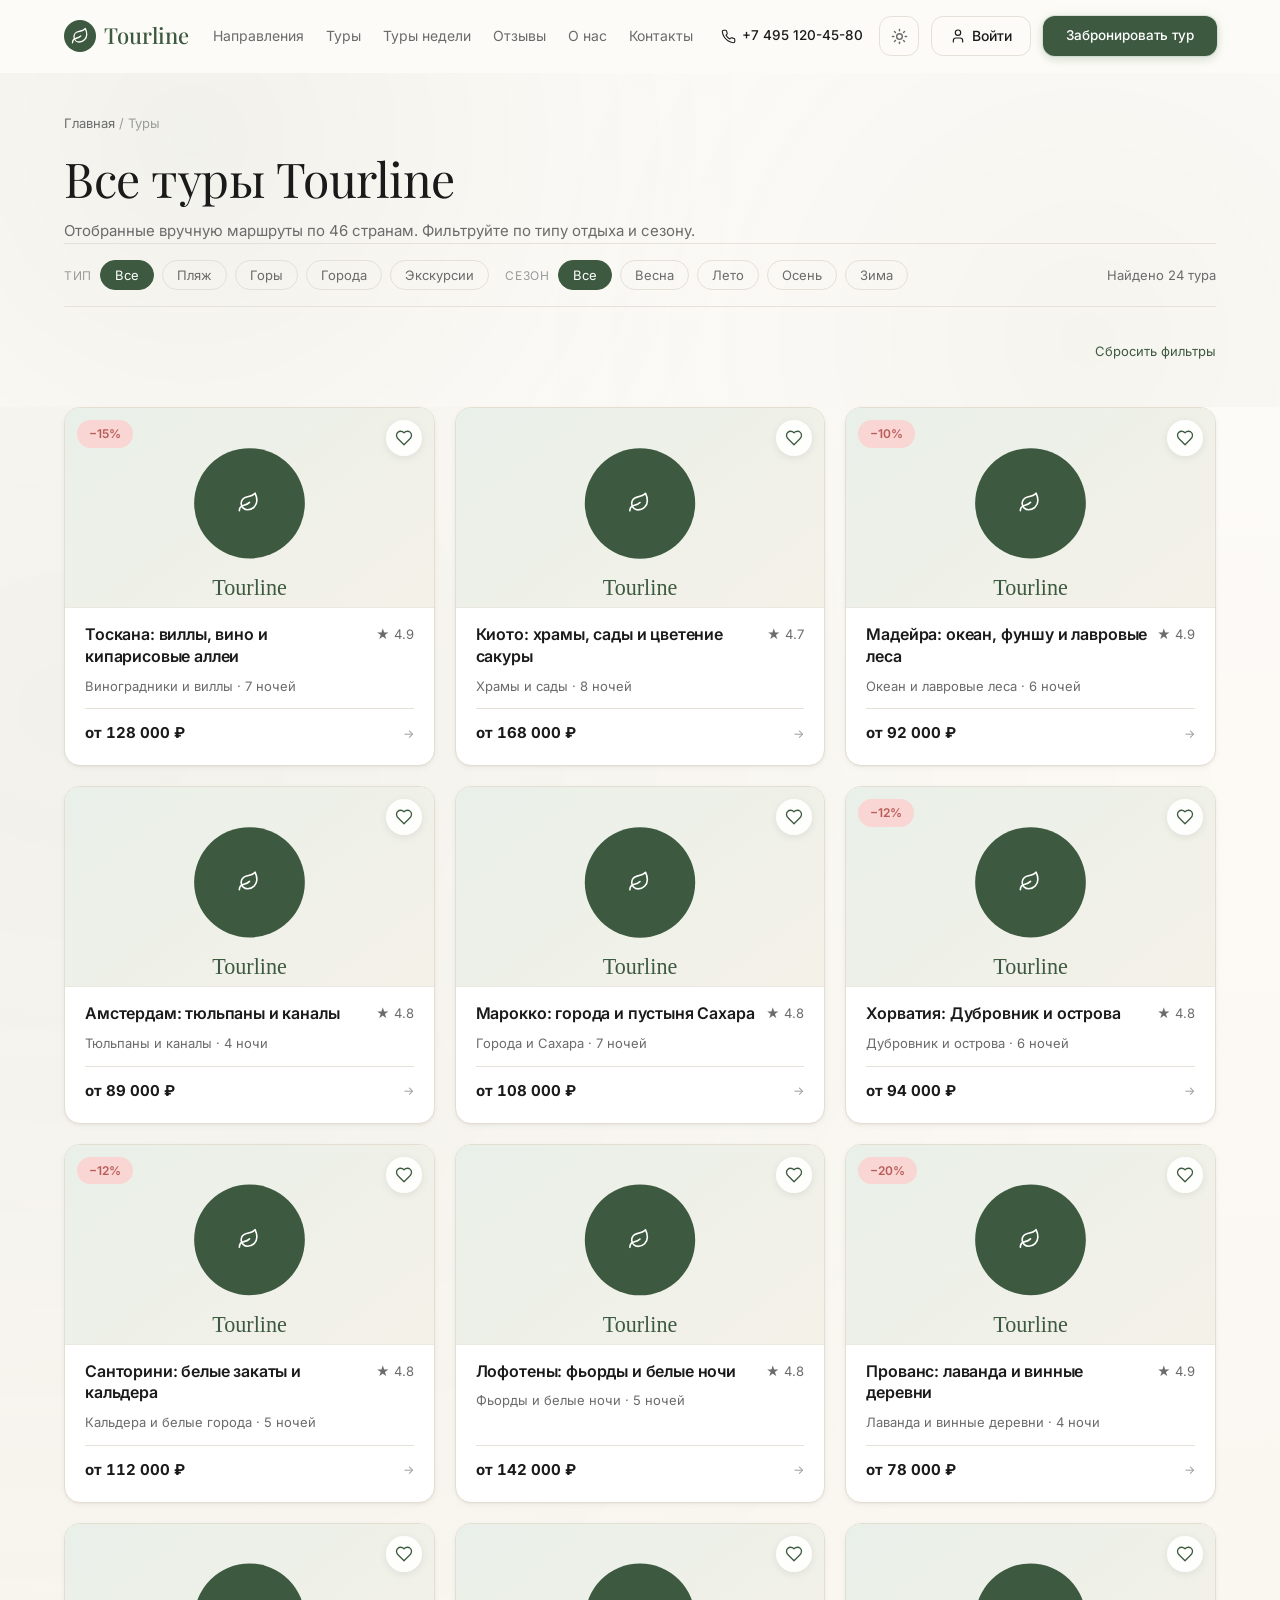
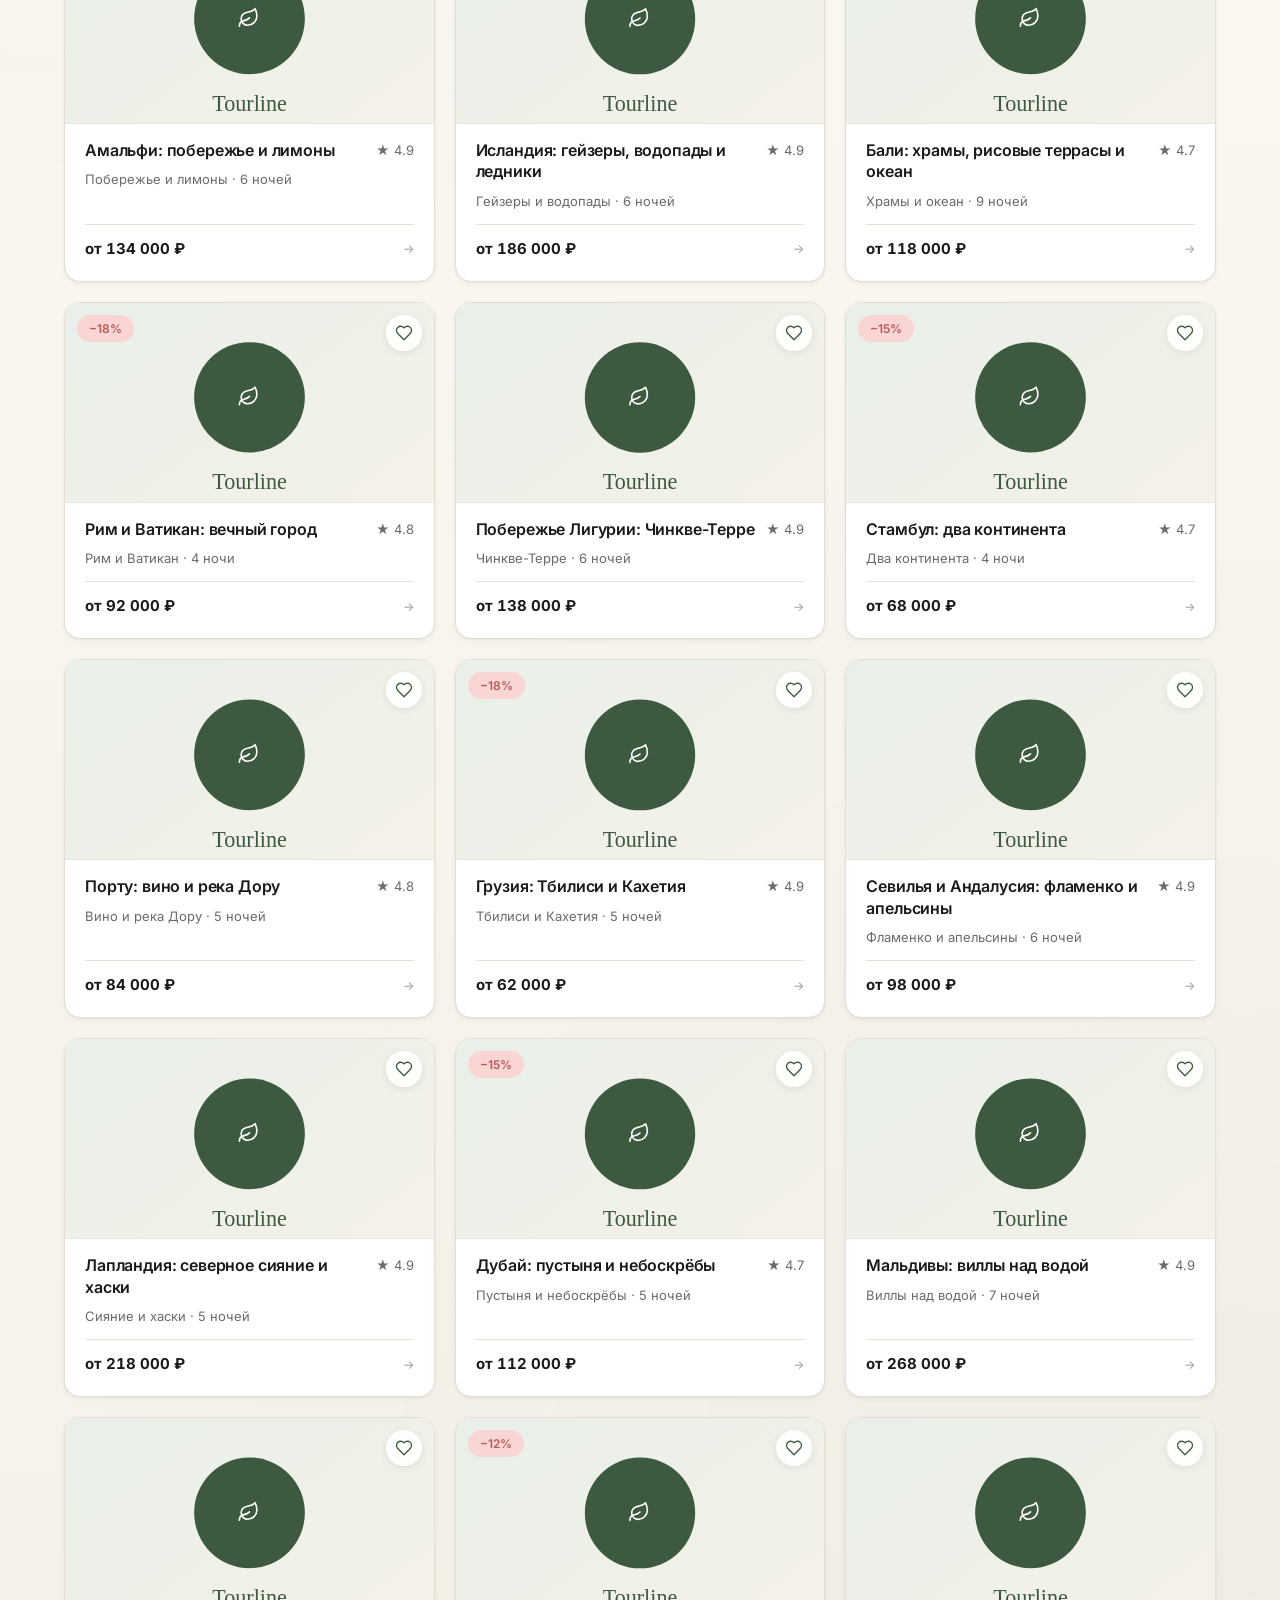
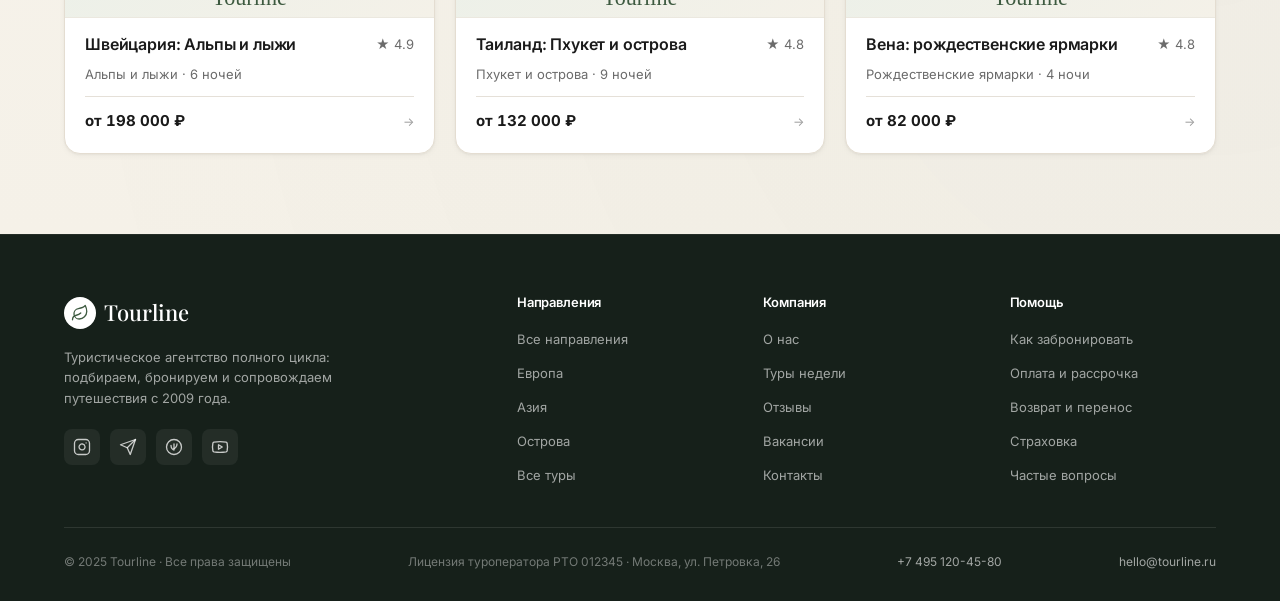
<file: tour.html>
<!DOCTYPE html>
<html lang="ru">
<head>
<meta charset="UTF-8">
<meta name="viewport" content="width=device-width, initial-scale=1.0, viewport-fit=cover">
<meta name="theme-color" content="#FDFBF7">
<meta name="theme-color" content="#0D1210" media="(prefers-color-scheme: dark)">
<title>Тур — Tourline</title>
<script>
  (function(){var t=localStorage.getItem('tl-theme')||(window.matchMedia&&window.matchMedia('(prefers-color-scheme: dark)').matches?'dark':'light');document.documentElement.setAttribute('data-theme',t);})();
</script>
<link rel="preconnect" href="https://fonts.googleapis.com">
<link rel="preconnect" href="https://fonts.gstatic.com" crossorigin>
<link href="https://fonts.googleapis.com/css2?family=Inter:wght@400;500;600&family=Playfair+Display:wght@400;500&display=swap" rel="stylesheet">
<link rel="stylesheet" href="style.css">
</head>
<body class="page-tour">

<header class="header">
  <div class="container header-inner">
    <a href="index.html" class="logo"><span class="logo-icon"><svg viewBox="0 0 24 24"><path d="M11 20A7 7 0 0 1 9.8 6.1C15.5 5 17 4.48 19 2c1 2 2 4.18 2 8 0 5.5-4.78 10-10 10Z"/><path d="M2 21c0-3 1.85-5.36 5.08-6C9.5 14.52 12 13 13 12"/></svg></span>Tourline</a>
    <button class="burger"><span></span></button>
    <nav class="nav">
      <a href="destinations.html">Направления</a>
      <a href="tours.html">Туры</a>
      <a href="weekly.html">Туры недели</a>
      <a href="reviews.html">Отзывы</a>
      <a href="about.html">О нас</a>
      <a href="contacts.html">Контакты</a>
    </nav>
    <div class="header-actions">
      <a href="tel:+74951204580" class="header-phone"><svg class="icon icon-sm" viewBox="0 0 24 24"><path d="M22 16.92v3a2 2 0 0 1-2.18 2 19.79 19.79 0 0 1-8.63-3.07 19.5 19.5 0 0 1-6-6 19.79 19.79 0 0 1-3.07-8.67A2 2 0 0 1 4.11 2h3a2 2 0 0 1 2 1.72c.13.96.36 1.9.7 2.81a2 2 0 0 1-.45 2.11L8.09 9.91a16 16 0 0 0 6 6l1.27-1.27a2 2 0 0 1 2.11-.45c.91.34 1.85.57 2.81.7A2 2 0 0 1 22 16.92Z"/></svg>+7 495 120-45-80</a>
      <span data-auth-slot></span>
      <a href="#" class="btn btn-primary" data-modal="tour">Забронировать тур</a>
    </div>
  </div>
</header>

<!-- Загрузка -->
<section class="page-header" id="tour-loading">
  <div class="container">
    <p style="color:var(--text-muted);padding:60px 0;text-align:center;">Загружаем тур…</p>
  </div>
</section>

<!-- Ошибка -->
<section class="page-header" id="tour-error" style="display:none;">
  <div class="container" style="text-align:center;padding:80px 0;">
    <h1>Тур не найден</h1>
    <p style="color:var(--text-muted);margin:16px 0 24px;">Возможно, ссылка устарела. Посмотрите другие направления.</p>
    <a href="destinations.html" class="btn btn-primary">Все направления</a>
  </div>
</section>

<!-- Детали тура -->
<section class="page-header" id="tour-content" style="display:none;">
  <div class="container">
    <div class="breadcrumb">
      <a href="index.html">Главная</a> / <a href="tours.html">Туры</a> / <span id="bc-tour">—</span>
    </div>

    <div class="tour-hero">
      <div>
        <h1 id="t-title">—</h1>
        <div class="tour-meta">
          <span id="t-days">—</span>
          <span>·</span>
          <span id="t-region">—</span>
          <span>·</span>
          <span id="t-group">—</span>
          <span>·</span>
          <span>★ <span id="t-rating">—</span> — <span id="t-reviews">—</span> отзывов</span>
        </div>
      </div>
     <div class="tour-price-box">
  <div class="tour-price-head">
    <div>
      <div class="price">от <span id="t-price">—</span> ₽</div>
      <div class="price-note">за человека · при 2 гостях</div>
    </div>
    <button type="button" class="fav-toggle fav-toggle--detail" id="tour-fav-btn" aria-label="В избранное">
      <svg viewBox="0 0 24 24" fill="none" stroke="currentColor" stroke-width="1.75" stroke-linecap="round" stroke-linejoin="round">
        <path d="M19 14c1.49-1.46 3-3.21 3-5.5A5.5 5.5 0 0 0 16.5 3c-1.76 0-3 .5-4.5 2-1.5-1.5-2.74-2-4.5-2A5.5 5.5 0 0 0 2 8.5c0 2.3 1.5 4.05 3 5.5l7 7Z"/>
      </svg>
    </button>
  </div>
  <a href="#" class="btn btn-primary" data-modal="tour">
    <svg class="icon" viewBox="0 0 24 24"><rect width="18" height="18" x="3" y="4" rx="2"/><path d="M16 2v4M8 2v4M3 10h18"/></svg>
    Забронировать
  </a>
</div>
    </div>

    <div class="tour-gallery" id="t-gallery"></div>

    <div class="tour-info-bar">
      <div class="tour-info-item"><label>Длительность</label><span id="t-info-days">—</span></div>
      <div class="tour-info-item"><label>Группа</label><span id="t-info-group">—</span></div>
      <div class="tour-info-item"><label>Питание</label><span id="t-info-meals">—</span></div>
      <div class="tour-info-item"><label>Транспорт</label><span id="t-info-transport">—</span></div>
    </div>
  </div>
</section>

<section class="section section-cream" style="padding-top:0;" id="tour-body" hidden>
  <div class="container">
    <div class="section-label">Программа тура</div>
    <h2>Что вас ждёт по дням</h2>
    <p style="color:var(--text-muted);margin-top:12px;" id="t-description">—</p>
    <div class="itinerary" id="t-itinerary"></div>
  </div>
</section>

<section class="section section-beige" id="tour-included" hidden>
  <div class="container">
    <div class="section-label">Что входит в тур</div>
    <h2>Включено и не включено в стоимость</h2>
    <div class="included-grid">
      <div class="included-box">
        <h4>Включено в стоимость</h4>
        <ul id="t-included"></ul>
      </div>
      <div class="included-box excluded">
        <h4>Не включено</h4>
        <ul id="t-excluded"></ul>
      </div>
    </div>
  </div>
</section>

<section class="section section-cream" id="tour-pricing" hidden>
  <div class="container">
    <div class="section-label">Варианты размещения</div>
    <h2>Стоимость и размещение</h2>
    <div class="pricing-grid" id="t-pricing"></div>
  </div>
</section>

<section class="section section-beige" id="booking">
  <div class="container">
    <div class="section-label">Бронирование</div>
    <h2>Оставьте заявку на тур</h2>
    <p style="color:var(--text-muted);margin-top:12px;">Перезвоним в течение 15 минут, подтвердим даты и пришлём договор. Предоплата — только после согласования.</p>

    <div class="booking-grid">
      <form class="booking-form" data-form="tour-detail">
        <h3>Данные для бронирования</h3>
        <div class="form-row">
          <div class="form-group">
            <label>Имя и фамилия</label>
            <input type="text" name="name" placeholder="Иван Иванов" required>
          </div>
          <div class="form-group">
            <label>Телефон</label>
            <input type="tel" name="phone" placeholder="+7 (___) ___-__-__" required>
          </div>
        </div>
        <div class="form-group">
          <label>Email для договора</label>
          <input type="email" name="email" placeholder="email@example.com" required>
        </div>
        <div class="form-row">
          <div class="form-group">
            <label>Дата вылета</label>
            <input type="date" name="date">
          </div>
          <div class="form-group">
            <label>Гостей</label>
            <select name="guests">
              <option>2 гостя</option>
              <option>1 гость</option>
              <option>3 гостя</option>
              <option>4+ гостей</option>
            </select>
          </div>
        </div>
        <div class="form-group">
          <label>Пожелания к отелю, питанию или перелёту</label>
          <textarea name="comment" placeholder="Например: тихий номер, вид на море..."></textarea>
        </div>
        <label class="checkbox-row">
          <input type="checkbox" required>
          <span>Согласен с обработкой персональных данных и политикой конфиденциальности агентства.</span>
        </label>
        <button type="submit" class="btn btn-primary" style="width:100%;">Отправить заявку</button>
      </form>

      <div>
        <div class="manager-card" id="t-manager"></div>
        <div class="guarantee-card">
          <svg viewBox="0 0 24 24"><path d="M20 13c0 5-3.5 7.5-7.66 8.95a1 1 0 0 1-.67-.01C7.5 20.5 4 18 4 13V6a1 1 0 0 1 1-1c2 0 4.5-1.2 6.24-2.72a1.17 1.17 0 0 1 1.52 0C14.51 3.81 17 5 19 5a1 1 0 0 1 1 1z"/><path d="m9 12 2 2 4-4"/></svg>
          <div>
            <strong style="display:block;color:var(--text);margin-bottom:4px;">Гарантия лучшей цены</strong>
            Найдёте этот же тур дешевле — вернём разницу и добавим 5% бонусами на следующую поездку.
          </div>
        </div>
      </div>
    </div>
  </div>
</section>

<section class="section section-cream">
  <div class="container">
    <div class="section-header">
      <div>
        <div class="section-label">Похожие туры</div>
        <h2>Ещё варианты в этом сезоне</h2>
      </div>
      <a href="destinations.html" class="link-arrow">Все направления →</a>
    </div>
    <div class="tours-grid tours-grid-3" id="t-similar"></div>
  </div>
</section>

<footer class="footer">
  <div class="container">
    <div class="footer-grid">
      <div class="footer-brand">
        <a href="index.html" class="logo footer-logo"><span class="logo-icon"><svg viewBox="0 0 24 24"><path d="M11 20A7 7 0 0 1 9.8 6.1C15.5 5 17 4.48 19 2c1 2 2 4.18 2 8 0 5.5-4.78 10-10 10Z"/><path d="M2 21c0-3 1.85-5.36 5.08-6C9.5 14.52 12 13 13 12"/></svg></span>Tourline</a>
        <p>Туристическое агентство полного цикла: подбираем, бронируем и сопровождаем путешествия с 2009 года.</p>
        <div class="footer-social">
          <a href="#" aria-label="Instagram"><svg viewBox="0 0 24 24"><rect width="20" height="20" x="2" y="2" rx="5"/><path d="M16 11.37A4 4 0 1 1 12.63 8 4 4 0 0 1 16 11.37z"/><line x1="17.5" x2="17.51" y1="6.5" y2="6.5"/></svg></a>
          <a href="#" aria-label="Telegram"><svg viewBox="0 0 24 24"><path d="m22 2-7 20-4-9-9-4Z"/><path d="M22 2 11 13"/></svg></a>
          <a href="#" aria-label="VK"><svg viewBox="0 0 24 24"><circle cx="12" cy="12" r="10"/><path d="M8 10c0 4 3 6 4 6V8"/><path d="M12 14c1 0 4-2 4-6"/></svg></a>
          <a href="#" aria-label="YouTube"><svg viewBox="0 0 24 24"><path d="M2.5 17a24.12 24.12 0 0 1 0-10 2 2 0 0 1 1.4-1.4 49.56 49.56 0 0 1 16.2 0A2 2 0 0 1 21.5 7a24.12 24.12 0 0 1 0 10 2 2 0 0 1-1.4 1.4 49.55 49.55 0 0 1-16.2 0A2 2 0 0 1 2.5 17"/><path d="m10 15 5-3-5-3z"/></svg></a>
        </div>
      </div>
      <div class="footer-col"><h4>Направления</h4><ul><li><a href="destinations.html">Все направления</a></li><li><a href="destinations.html">Европа</a></li><li><a href="destinations.html">Азия</a></li><li><a href="destinations.html">Острова</a></li><li><a href="tours.html">Все туры</a></li></ul></div>
      <div class="footer-col"><h4>Компания</h4><ul><li><a href="about.html">О нас</a></li><li><a href="weekly.html">Туры недели</a></li><li><a href="reviews.html">Отзывы</a></li><li><a href="vacancies.html">Вакансии</a></li><li><a href="contacts.html">Контакты</a></li></ul></div>
      <div class="footer-col"><h4>Помощь</h4><ul><li><a href="help.html#booking">Как забронировать</a></li><li><a href="help.html#payment">Оплата и рассрочка</a></li><li><a href="help.html#return">Возврат и перенос</a></li><li><a href="help.html#insurance">Страховка</a></li><li><a href="faq.html">Частые вопросы</a></li></ul></div>
    </div>
    <div class="footer-bottom"><span>© 2025 Tourline · Все права защищены</span><span>Лицензия туроператора РТО 012345 · Москва, ул. Петровка, 26</span><a href="tel:+74951204580">+7 495 120-45-80</a><a href="mailto:hello@tourline.ru">hello@tourline.ru</a></div>
  </div>
</footer>

<script src="tours-data.js"></script>
<script src="auth.js"></script>
<script src="app.js"></script>
</body>
</html>
</file>
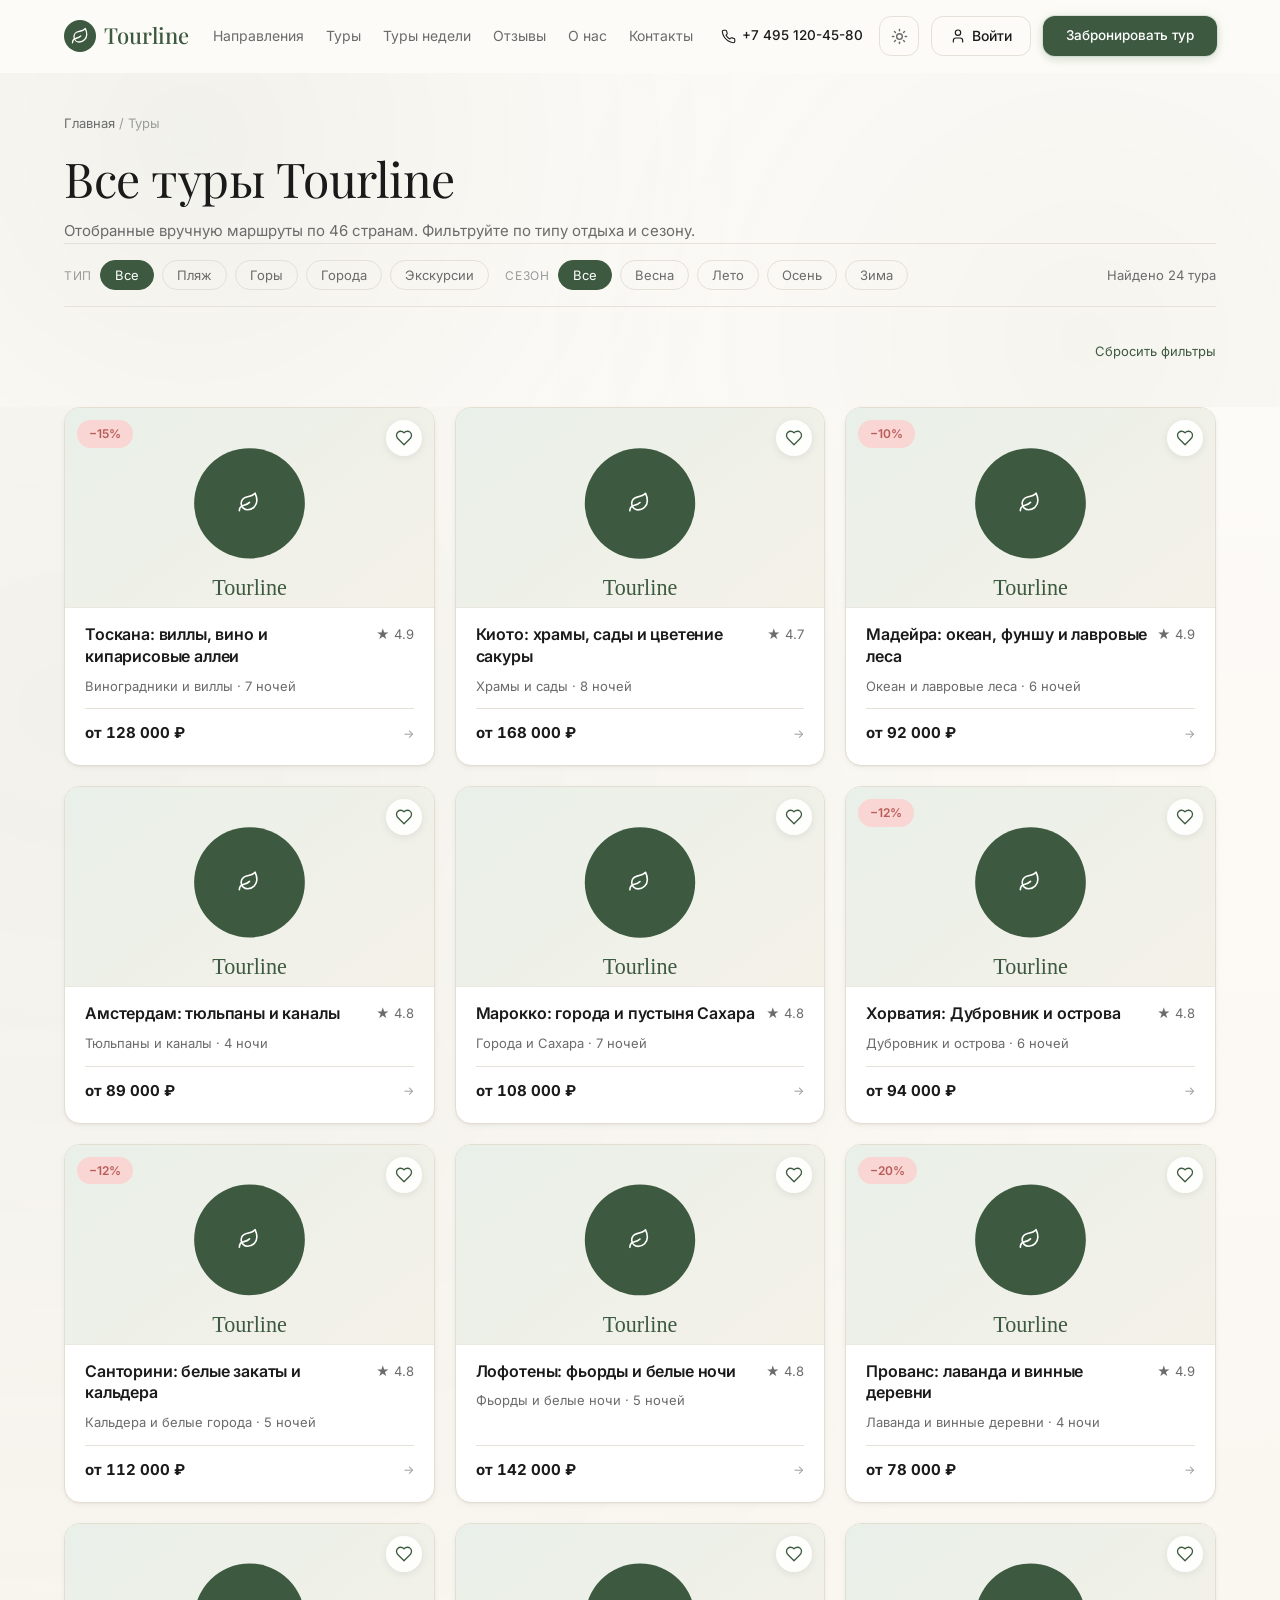
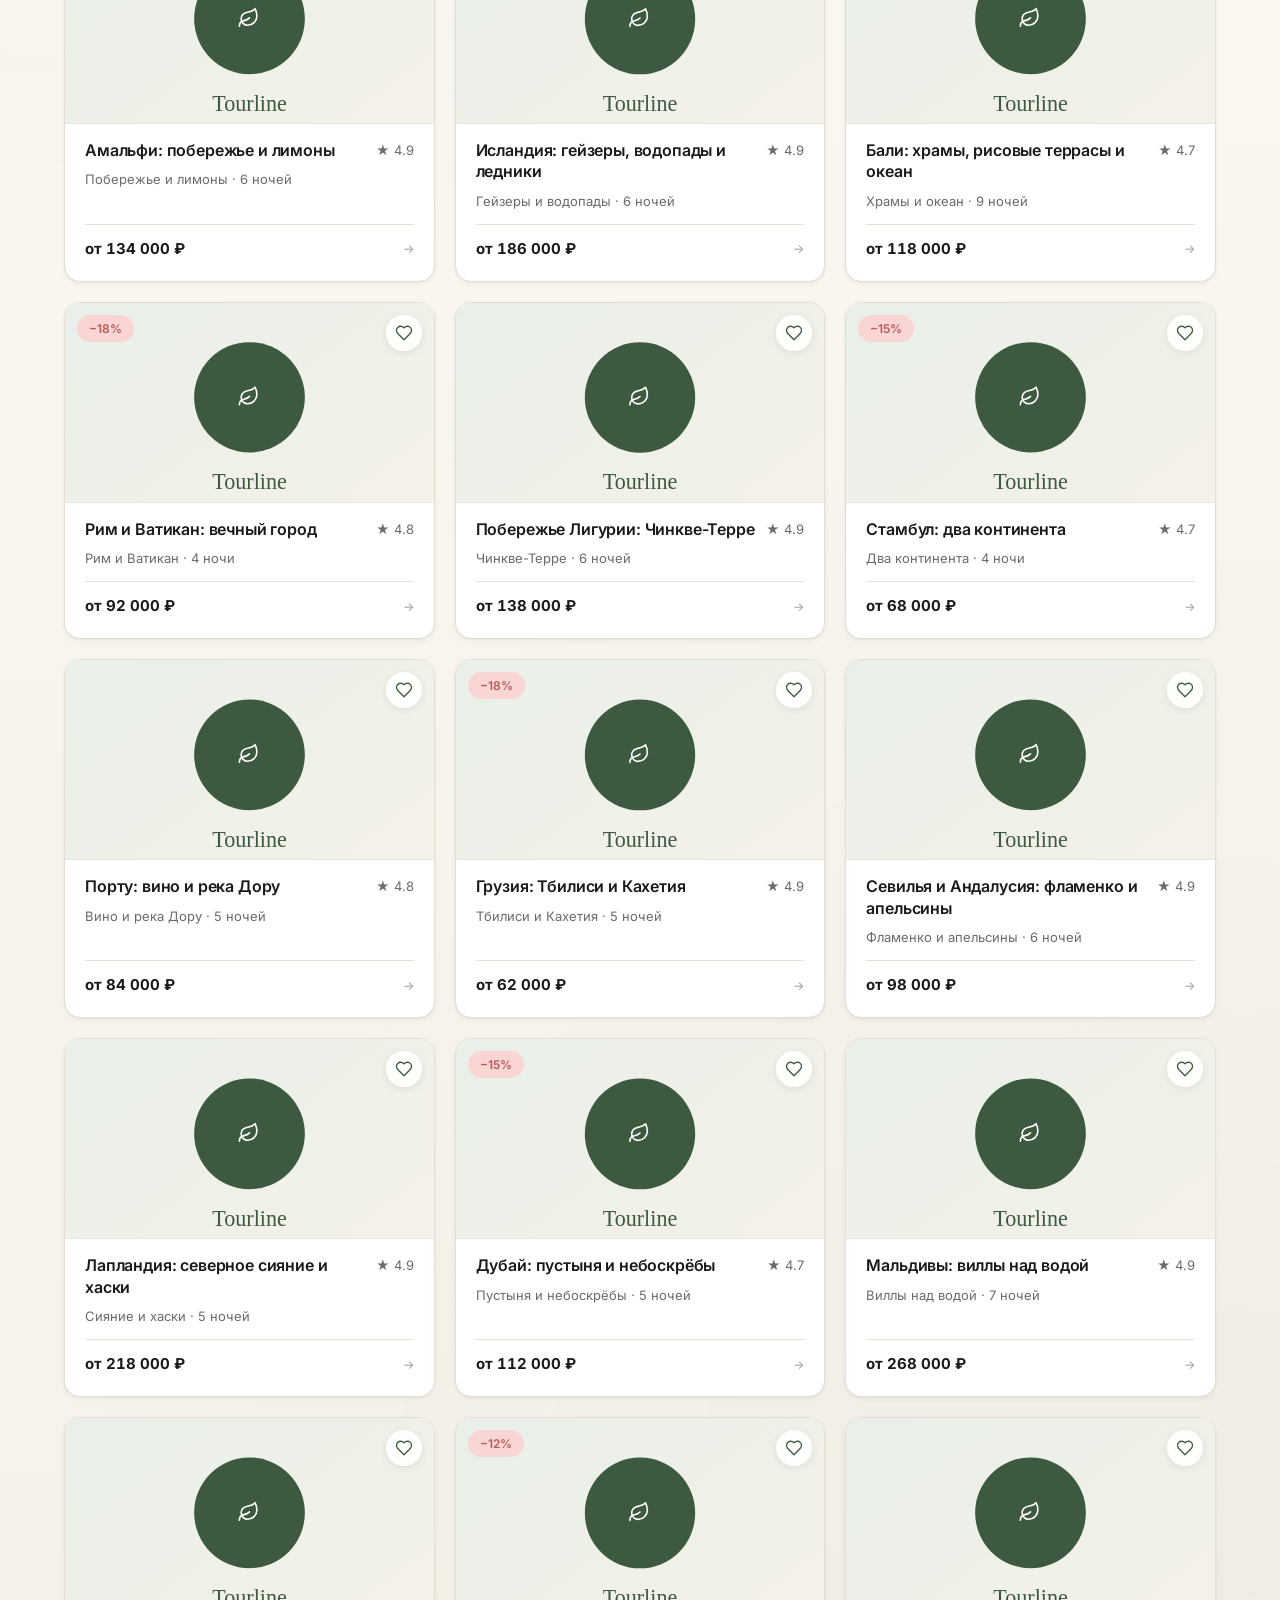
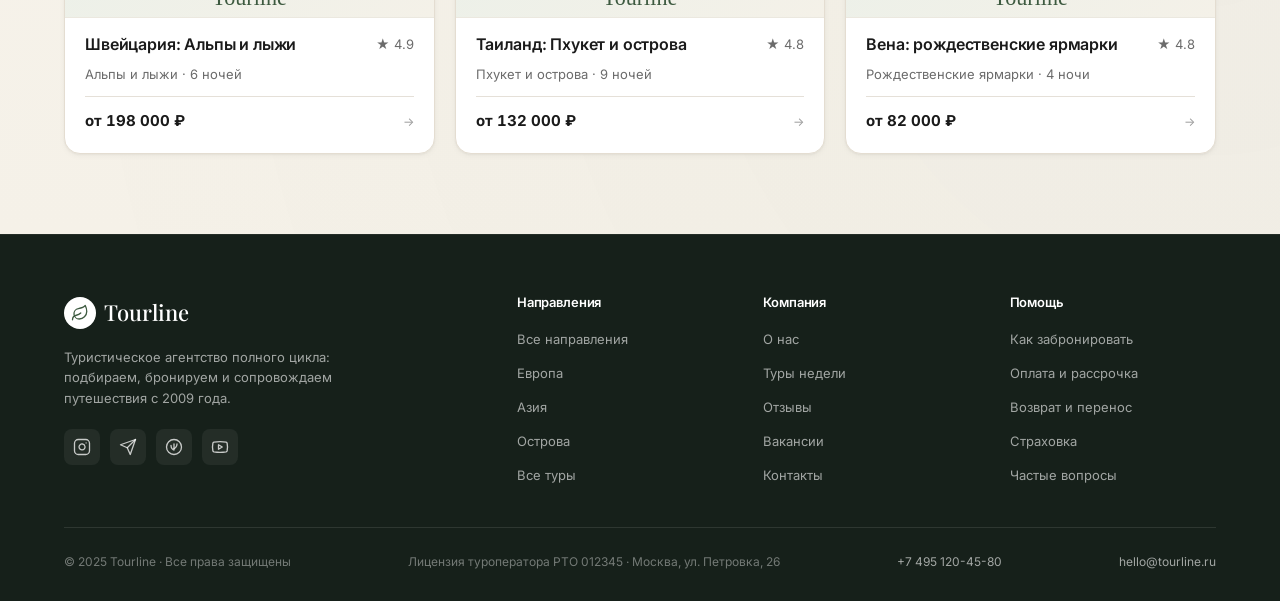
<file: tours.html>
<!DOCTYPE html>
<html lang="ru">
<head>
<meta charset="UTF-8">
<meta name="viewport" content="width=device-width, initial-scale=1.0, viewport-fit=cover">
<meta name="theme-color" content="#FDFBF7">
<meta name="theme-color" content="#0D1210" media="(prefers-color-scheme: dark)">
<title>Туры — Tourline</title>
<script>
  (function(){var t=localStorage.getItem('tl-theme')||(window.matchMedia&&window.matchMedia('(prefers-color-scheme: dark)').matches?'dark':'light');document.documentElement.setAttribute('data-theme',t);})();
</script>
<link rel="preconnect" href="https://fonts.googleapis.com">
<link rel="preconnect" href="https://fonts.gstatic.com" crossorigin>
<link href="https://fonts.googleapis.com/css2?family=Inter:wght@400;500;600&family=Playfair+Display:wght@400;500&display=swap" rel="stylesheet">
<link rel="stylesheet" href="style.css">
</head>
<body class="page-tours">

<header class="header">
  <div class="container header-inner">
    <a href="index.html" class="logo"><span class="logo-icon"><svg viewBox="0 0 24 24"><path d="M11 20A7 7 0 0 1 9.8 6.1C15.5 5 17 4.48 19 2c1 2 2 4.18 2 8 0 5.5-4.78 10-10 10Z"/><path d="M2 21c0-3 1.85-5.36 5.08-6C9.5 14.52 12 13 13 12"/></svg></span>Tourline</a>
    <button class="burger"><span></span></button>
    <nav class="nav">
      <a href="destinations.html">Направления</a>
      <a href="tours.html">Туры</a>
      <a href="weekly.html">Туры недели</a>
      <a href="reviews.html">Отзывы</a>
      <a href="about.html">О нас</a>
      <a href="contacts.html">Контакты</a>
    </nav>
    <div class="header-actions">
      <a href="tel:+74951204580" class="header-phone"><svg class="icon icon-sm" viewBox="0 0 24 24"><path d="M22 16.92v3a2 2 0 0 1-2.18 2 19.79 19.79 0 0 1-8.63-3.07 19.5 19.5 0 0 1-6-6 19.79 19.79 0 0 1-3.07-8.67A2 2 0 0 1 4.11 2h3a2 2 0 0 1 2 1.72c.13.96.36 1.9.7 2.81a2 2 0 0 1-.45 2.11L8.09 9.91a16 16 0 0 0 6 6l1.27-1.27a2 2 0 0 1 2.11-.45c.91.34 1.85.57 2.81.7A2 2 0 0 1 22 16.92Z"/></svg>+7 495 120-45-80</a>
      <span data-auth-slot></span>
      <a href="#" class="btn btn-primary" data-modal="booking">Забронировать тур</a>
    </div>
  </div>
</header>

<section class="page-header">
  <div class="container">
    <div class="breadcrumb"><a href="index.html">Главная</a> / <span>Туры</span></div>
    <h1>Все туры Tourline</h1>
    <p style="color:var(--text-muted);margin-top:12px;max-width:640px;">Отобранные вручную маршруты по 46 странам. Фильтруйте по типу отдыха и сезону.</p>

    <div class="filters">
      <div class="filter-group">
        <label>Тип</label>
        <button class="filter-chip active" data-filter="type" data-value="all" type="button">Все</button>
        <button class="filter-chip" data-filter="type" data-value="beach" type="button">Пляж</button>
        <button class="filter-chip" data-filter="type" data-value="mountains" type="button">Горы</button>
        <button class="filter-chip" data-filter="type" data-value="cities" type="button">Города</button>
        <button class="filter-chip" data-filter="type" data-value="excursion" type="button">Экскурсии</button>
      </div>
      <div class="filter-group">
        <label>Сезон</label>
        <button class="filter-chip active" data-filter="season" data-value="all" type="button">Все</button>
        <button class="filter-chip" data-filter="season" data-value="spring" type="button">Весна</button>
        <button class="filter-chip" data-filter="season" data-value="summer" type="button">Лето</button>
        <button class="filter-chip" data-filter="season" data-value="autumn" type="button">Осень</button>
        <button class="filter-chip" data-filter="season" data-value="winter" type="button">Зима</button>
      </div>
      <div class="filter-spacer"></div>
      <span class="filter-count" data-count>Найдено 24 тура</span>
    </div>

    <div style="text-align:right;margin-bottom:24px;">
      <a href="#" class="link-arrow" style="font-size:13px;" data-reset>Сбросить фильтры</a>
    </div>
  </div>
</section>

<section class="section section-cream" style="padding-top:0;">
  <div class="container">
    <div class="tours-grid tours-grid-3" id="all-tours"></div>
  </div>
</section>

<footer class="footer">
  <div class="container">
    <div class="footer-grid">
      <div class="footer-brand">
        <a href="index.html" class="logo footer-logo"><span class="logo-icon"><svg viewBox="0 0 24 24"><path d="M11 20A7 7 0 0 1 9.8 6.1C15.5 5 17 4.48 19 2c1 2 2 4.18 2 8 0 5.5-4.78 10-10 10Z"/><path d="M2 21c0-3 1.85-5.36 5.08-6C9.5 14.52 12 13 13 12"/></svg></span>Tourline</a>
        <p>Туристическое агентство полного цикла: подбираем, бронируем и сопровождаем путешествия с 2009 года.</p>
        <div class="footer-social">
          <a href="#" aria-label="Instagram"><svg viewBox="0 0 24 24"><rect width="20" height="20" x="2" y="2" rx="5"/><path d="M16 11.37A4 4 0 1 1 12.63 8 4 4 0 0 1 16 11.37z"/><line x1="17.5" x2="17.51" y1="6.5" y2="6.5"/></svg></a>
          <a href="#" aria-label="Telegram"><svg viewBox="0 0 24 24"><path d="m22 2-7 20-4-9-9-4Z"/><path d="M22 2 11 13"/></svg></a>
          <a href="#" aria-label="VK"><svg viewBox="0 0 24 24"><circle cx="12" cy="12" r="10"/><path d="M8 10c0 4 3 6 4 6V8"/><path d="M12 14c1 0 4-2 4-6"/></svg></a>
          <a href="#" aria-label="YouTube"><svg viewBox="0 0 24 24"><path d="M2.5 17a24.12 24.12 0 0 1 0-10 2 2 0 0 1 1.4-1.4 49.56 49.56 0 0 1 16.2 0A2 2 0 0 1 21.5 7a24.12 24.12 0 0 1 0 10 2 2 0 0 1-1.4 1.4 49.55 49.55 0 0 1-16.2 0A2 2 0 0 1 2.5 17"/><path d="m10 15 5-3-5-3z"/></svg></a>
        </div>
      </div>
      <div class="footer-col"><h4>Направления</h4><ul><li><a href="destinations.html">Все направления</a></li><li><a href="destinations.html">Европа</a></li><li><a href="destinations.html">Азия</a></li><li><a href="destinations.html">Острова</a></li><li><a href="tours.html">Все туры</a></li></ul></div>
      <div class="footer-col"><h4>Компания</h4><ul><li><a href="about.html">О нас</a></li><li><a href="weekly.html">Туры недели</a></li><li><a href="reviews.html">Отзывы</a></li><li><a href="vacancies.html">Вакансии</a></li><li><a href="contacts.html">Контакты</a></li></ul></div>
      <div class="footer-col"><h4>Помощь</h4><ul><li><a href="help.html#booking">Как забронировать</a></li><li><a href="help.html#payment">Оплата и рассрочка</a></li><li><a href="help.html#return">Возврат и перенос</a></li><li><a href="help.html#insurance">Страховка</a></li><li><a href="faq.html">Частые вопросы</a></li></ul></div>
    </div>
    <div class="footer-bottom"><span>© 2025 Tourline · Все права защищены</span><span>Лицензия туроператора РТО 012345 · Москва, ул. Петровка, 26</span><a href="tel:+74951204580">+7 495 120-45-80</a><a href="mailto:hello@tourline.ru">hello@tourline.ru</a></div>
  </div>
</footer>

<script src="tours-data.js"></script>
<script src="auth.js"></script>
<script src="app.js"></script>
</body>
</html>
</file>
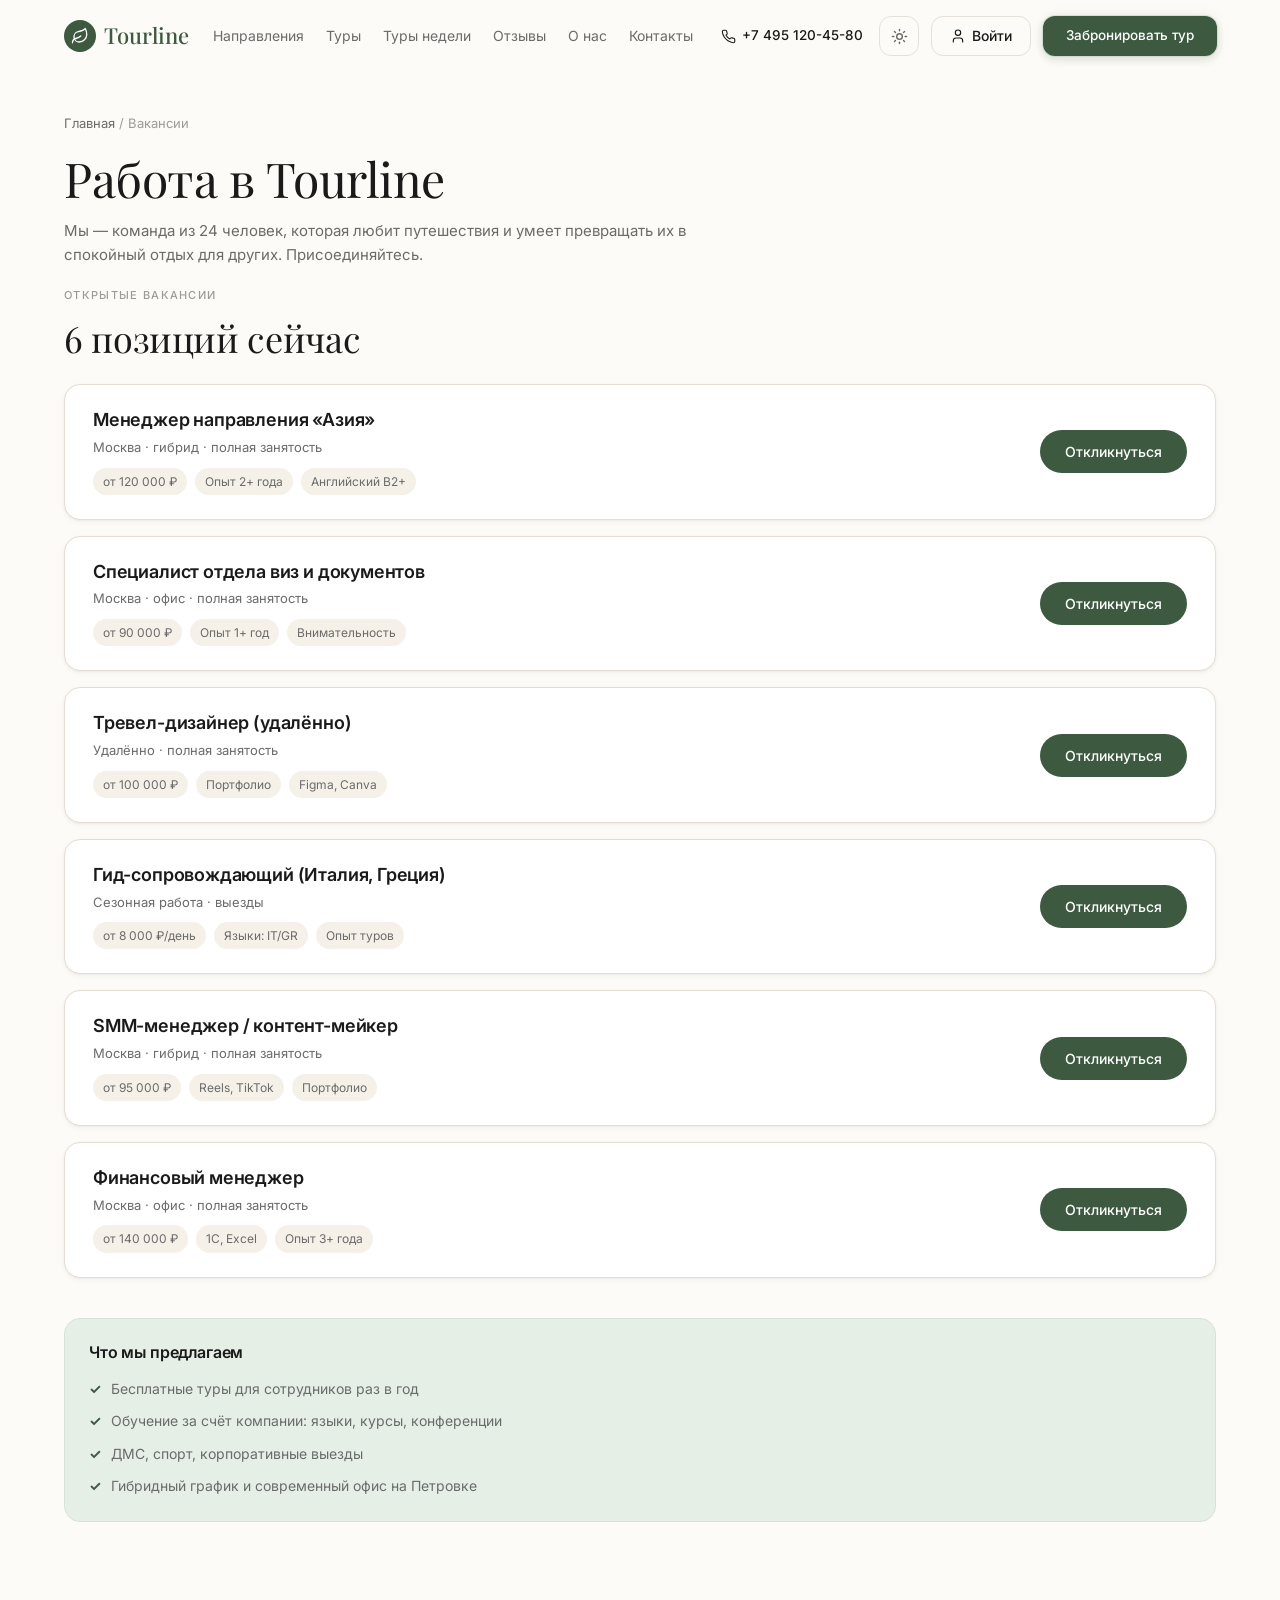
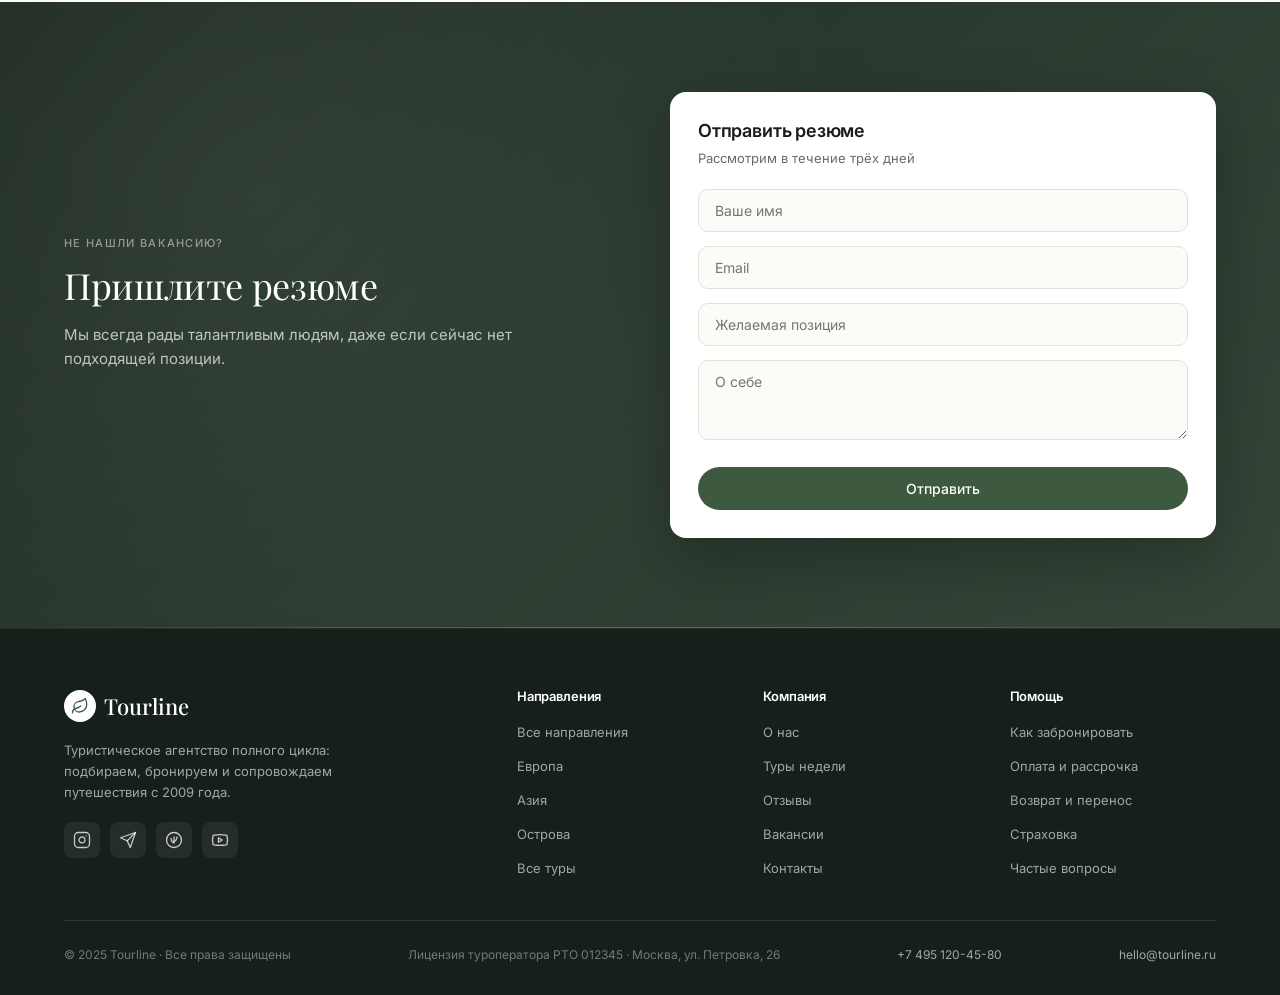
<file: vacancies.html>
<!DOCTYPE html>
<html lang="ru">
<head>
<meta charset="UTF-8">
<meta name="viewport" content="width=device-width, initial-scale=1.0, viewport-fit=cover">
<meta name="theme-color" content="#FDFBF7">
<meta name="theme-color" content="#0D1210" media="(prefers-color-scheme: dark)">
<title>Вакансии — Tourline</title>
<script>
  (function(){var t=localStorage.getItem('tl-theme')||(window.matchMedia&&window.matchMedia('(prefers-color-scheme: dark)').matches?'dark':'light');document.documentElement.setAttribute('data-theme',t);})();
</script>
<link rel="preconnect" href="https://fonts.googleapis.com">
<link rel="preconnect" href="https://fonts.gstatic.com" crossorigin>
<link href="https://fonts.googleapis.com/css2?family=Inter:wght@400;500;600&family=Playfair+Display:wght@400;500&display=swap" rel="stylesheet">
<link rel="stylesheet" href="style.css">
</head>
<body>

<header class="header">
  <div class="container header-inner">
    <a href="index.html" class="logo"><span class="logo-icon"><svg viewBox="0 0 24 24"><path d="M11 20A7 7 0 0 1 9.8 6.1C15.5 5 17 4.48 19 2c1 2 2 4.18 2 8 0 5.5-4.78 10-10 10Z"/><path d="M2 21c0-3 1.85-5.36 5.08-6C9.5 14.52 12 13 13 12"/></svg></span>Tourline</a>
    <button class="burger"><span></span></button>
    <nav class="nav">
      <a href="destinations.html">Направления</a>
      <a href="tours.html">Туры</a>
      <a href="weekly.html">Туры недели</a>
      <a href="reviews.html">Отзывы</a>
      <a href="about.html">О нас</a>
      <a href="contacts.html">Контакты</a>
    </nav>
    <div class="header-actions">
      <a href="tel:+74951204580" class="header-phone"><svg class="icon icon-sm" viewBox="0 0 24 24"><path d="M22 16.92v3a2 2 0 0 1-2.18 2 19.79 19.79 0 0 1-8.63-3.07 19.5 19.5 0 0 1-6-6 19.79 19.79 0 0 1-3.07-8.67A2 2 0 0 1 4.11 2h3a2 2 0 0 1 2 1.72c.13.96.36 1.9.7 2.81a2 2 0 0 1-.45 2.11L8.09 9.91a16 16 0 0 0 6 6l1.27-1.27a2 2 0 0 1 2.11-.45c.91.34 1.85.57 2.81.7A2 2 0 0 1 22 16.92Z"/></svg>+7 495 120-45-80</a>
      <span data-auth-slot></span>
      <a href="#" class="btn btn-primary" data-modal="booking">Забронировать тур</a>
    </div>
  </div>
</header>

<section class="page-header">
  <div class="container">
    <div class="breadcrumb"><a href="index.html">Главная</a> / <span>Вакансии</span></div>
    <h1>Работа в Tourline</h1>
    <p style="color:var(--text-muted);margin-top:12px;max-width:640px;">Мы — команда из 24 человек, которая любит путешествия и умеет превращать их в спокойный отдых для других. Присоединяйтесь.</p>
  </div>
</section>

<section class="section section-cream" style="padding-top:0;">
  <div class="container">
    <div class="section-label">Открытые вакансии</div>
    <h2 style="margin-bottom:24px;">6 позиций сейчас</h2>

    <div style="display:flex;flex-direction:column;gap:16px;">

      <div class="vacancy-card">
        <div>
          <h4>Менеджер направления «Азия»</h4>
          <p>Москва · гибрид · полная занятость</p>
          <div class="vacancy-tags">
            <span class="itinerary-tag">от 120 000 ₽</span>
            <span class="itinerary-tag">Опыт 2+ года</span>
            <span class="itinerary-tag">Английский B2+</span>
          </div>
        </div>
        <button class="btn btn-primary" data-modal="booking">Откликнуться</button>
      </div>

      <div class="vacancy-card">
        <div>
          <h4>Специалист отдела виз и документов</h4>
          <p>Москва · офис · полная занятость</p>
          <div class="vacancy-tags">
            <span class="itinerary-tag">от 90 000 ₽</span>
            <span class="itinerary-tag">Опыт 1+ год</span>
            <span class="itinerary-tag">Внимательность</span>
          </div>
        </div>
        <button class="btn btn-primary" data-modal="booking">Откликнуться</button>
      </div>

      <div class="vacancy-card">
        <div>
          <h4>Тревел-дизайнер (удалённо)</h4>
          <p>Удалённо · полная занятость</p>
          <div class="vacancy-tags">
            <span class="itinerary-tag">от 100 000 ₽</span>
            <span class="itinerary-tag">Портфолио</span>
            <span class="itinerary-tag">Figma, Canva</span>
          </div>
        </div>
        <button class="btn btn-primary" data-modal="booking">Откликнуться</button>
      </div>

      <div class="vacancy-card">
        <div>
          <h4>Гид-сопровождающий (Италия, Греция)</h4>
          <p>Сезонная работа · выезды</p>
          <div class="vacancy-tags">
            <span class="itinerary-tag">от 8 000 ₽/день</span>
            <span class="itinerary-tag">Языки: IT/GR</span>
            <span class="itinerary-tag">Опыт туров</span>
          </div>
        </div>
        <button class="btn btn-primary" data-modal="booking">Откликнуться</button>
      </div>

      <div class="vacancy-card">
        <div>
          <h4>SMM-менеджер / контент-мейкер</h4>
          <p>Москва · гибрид · полная занятость</p>
          <div class="vacancy-tags">
            <span class="itinerary-tag">от 95 000 ₽</span>
            <span class="itinerary-tag">Reels, TikTok</span>
            <span class="itinerary-tag">Портфолио</span>
          </div>
        </div>
        <button class="btn btn-primary" data-modal="booking">Откликнуться</button>
      </div>

      <div class="vacancy-card">
        <div>
          <h4>Финансовый менеджер</h4>
          <p>Москва · офис · полная занятость</p>
          <div class="vacancy-tags">
            <span class="itinerary-tag">от 140 000 ₽</span>
            <span class="itinerary-tag">1С, Excel</span>
            <span class="itinerary-tag">Опыт 3+ года</span>
          </div>
        </div>
        <button class="btn btn-primary" data-modal="booking">Откликнуться</button>
      </div>

    </div>

    <div class="included-box" style="margin-top:40px;">
      <h4>Что мы предлагаем</h4>
      <ul>
        <li><span class="check">✓</span> Бесплатные туры для сотрудников раз в год</li>
        <li><span class="check">✓</span> Обучение за счёт компании: языки, курсы, конференции</li>
        <li><span class="check">✓</span> ДМС, спорт, корпоративные выезды</li>
        <li><span class="check">✓</span> Гибридный график и современный офис на Петровке</li>
      </ul>
    </div>
  </div>
</section>

<section class="cta-section">
  <div class="container cta-grid">
    <div>
      <div class="section-label" style="color:rgba(255,255,255,.5);">Не нашли вакансию?</div>
      <h2>Пришлите резюме</h2>
      <p>Мы всегда рады талантливым людям, даже если сейчас нет подходящей позиции.</p>
    </div>
    <form class="cta-form" data-form="resume">
      <h3>Отправить резюме</h3>
      <p>Рассмотрим в течение трёх дней</p>
      <div class="form-group"><input type="text" name="name" placeholder="Ваше имя" required></div>
      <div class="form-group"><input type="email" name="email" placeholder="Email" required></div>
      <div class="form-group"><input type="text" name="position" placeholder="Желаемая позиция"></div>
      <div class="form-group"><textarea name="message" placeholder="О себе"></textarea></div>
      <button type="submit" class="btn btn-primary">Отправить</button>
    </form>
  </div>
</section>

<footer class="footer">
  <div class="container">
    <div class="footer-grid">
      <div class="footer-brand">
        <a href="index.html" class="logo footer-logo"><span class="logo-icon"><svg viewBox="0 0 24 24"><path d="M11 20A7 7 0 0 1 9.8 6.1C15.5 5 17 4.48 19 2c1 2 2 4.18 2 8 0 5.5-4.78 10-10 10Z"/><path d="M2 21c0-3 1.85-5.36 5.08-6C9.5 14.52 12 13 13 12"/></svg></span>Tourline</a>
        <p>Туристическое агентство полного цикла: подбираем, бронируем и сопровождаем путешествия с 2009 года.</p>
        <div class="footer-social">
          <a href="#" aria-label="Instagram"><svg viewBox="0 0 24 24"><rect width="20" height="20" x="2" y="2" rx="5"/><path d="M16 11.37A4 4 0 1 1 12.63 8 4 4 0 0 1 16 11.37z"/><line x1="17.5" x2="17.51" y1="6.5" y2="6.5"/></svg></a>
          <a href="#" aria-label="Telegram"><svg viewBox="0 0 24 24"><path d="m22 2-7 20-4-9-9-4Z"/><path d="M22 2 11 13"/></svg></a>
          <a href="#" aria-label="VK"><svg viewBox="0 0 24 24"><circle cx="12" cy="12" r="10"/><path d="M8 10c0 4 3 6 4 6V8"/><path d="M12 14c1 0 4-2 4-6"/></svg></a>
          <a href="#" aria-label="YouTube"><svg viewBox="0 0 24 24"><path d="M2.5 17a24.12 24.12 0 0 1 0-10 2 2 0 0 1 1.4-1.4 49.56 49.56 0 0 1 16.2 0A2 2 0 0 1 21.5 7a24.12 24.12 0 0 1 0 10 2 2 0 0 1-1.4 1.4 49.55 49.55 0 0 1-16.2 0A2 2 0 0 1 2.5 17"/><path d="m10 15 5-3-5-3z"/></svg></a>
        </div>
      </div>
      <div class="footer-col"><h4>Направления</h4><ul><li><a href="destinations.html">Все направления</a></li><li><a href="destinations.html">Европа</a></li><li><a href="destinations.html">Азия</a></li><li><a href="destinations.html">Острова</a></li><li><a href="tours.html">Все туры</a></li></ul></div>
      <div class="footer-col"><h4>Компания</h4><ul><li><a href="about.html">О нас</a></li><li><a href="weekly.html">Туры недели</a></li><li><a href="reviews.html">Отзывы</a></li><li><a href="vacancies.html">Вакансии</a></li><li><a href="contacts.html">Контакты</a></li></ul></div>
      <div class="footer-col"><h4>Помощь</h4><ul><li><a href="help.html#booking">Как забронировать</a></li><li><a href="help.html#payment">Оплата и рассрочка</a></li><li><a href="help.html#return">Возврат и перенос</a></li><li><a href="help.html#insurance">Страховка</a></li><li><a href="faq.html">Частые вопросы</a></li></ul></div>
    </div>
    <div class="footer-bottom"><span>© 2025 Tourline · Все права защищены</span><span>Лицензия туроператора РТО 012345 · Москва, ул. Петровка, 26</span><a href="tel:+74951204580">+7 495 120-45-80</a><a href="mailto:hello@tourline.ru">hello@tourline.ru</a></div>
  </div>
</footer>

<script src="tours-data.js"></script>
<script src="auth.js"></script>
<script src="app.js"></script>
</body>
</html>
</file>
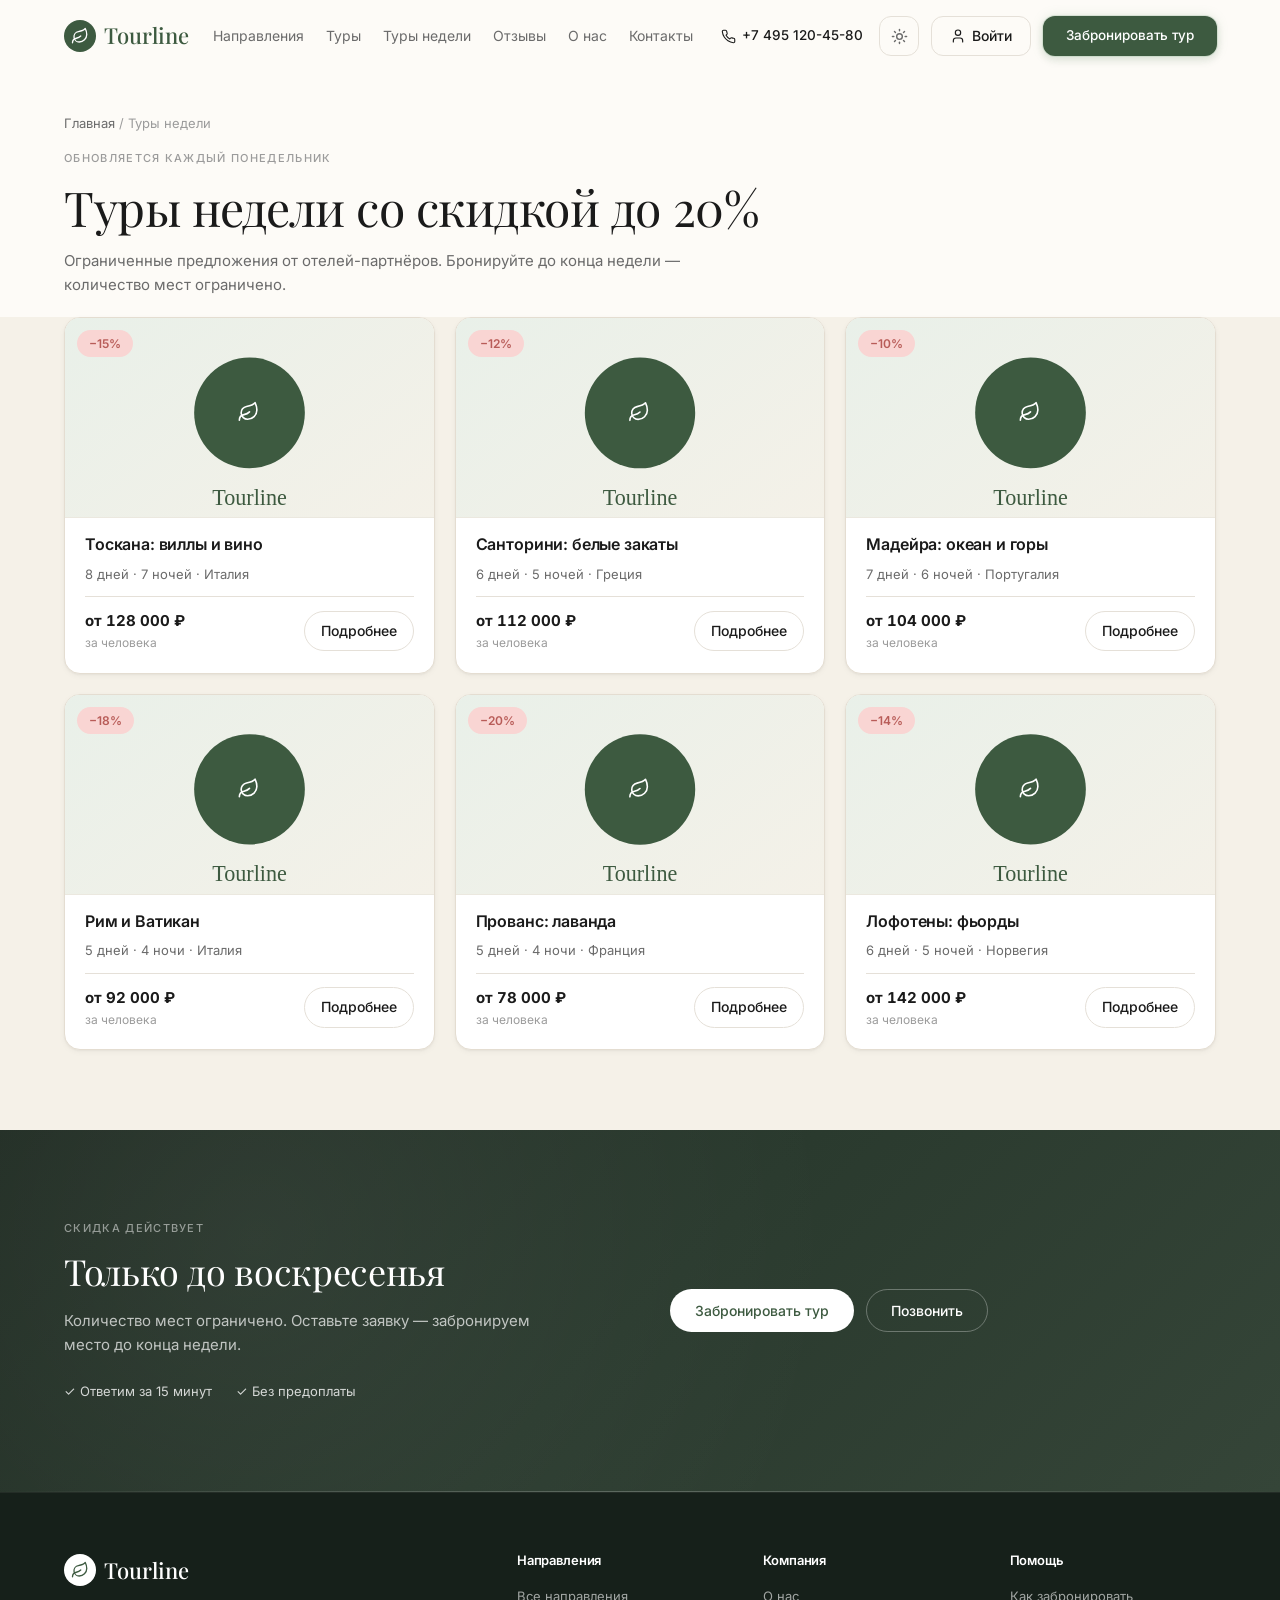
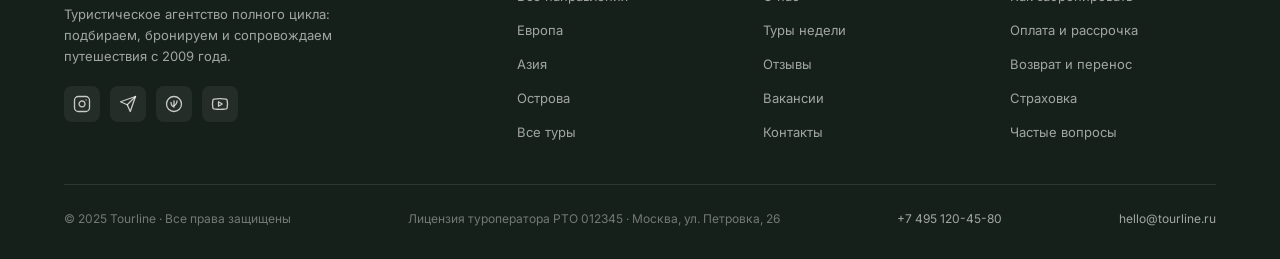
<file: weekly.html>
<!DOCTYPE html>
<html lang="ru">
<head>
<meta charset="UTF-8">
<meta name="viewport" content="width=device-width, initial-scale=1.0, viewport-fit=cover">
<meta name="theme-color" content="#FDFBF7">
<meta name="theme-color" content="#0D1210" media="(prefers-color-scheme: dark)">
<title>Туры недели — Tourline</title>
<script>
  (function(){var t=localStorage.getItem('tl-theme')||(window.matchMedia&&window.matchMedia('(prefers-color-scheme: dark)').matches?'dark':'light');document.documentElement.setAttribute('data-theme',t);})();
</script>
<link rel="preconnect" href="https://fonts.googleapis.com">
<link rel="preconnect" href="https://fonts.gstatic.com" crossorigin>
<link href="https://fonts.googleapis.com/css2?family=Inter:wght@400;500;600&family=Playfair+Display:wght@400;500&display=swap" rel="stylesheet">
<link rel="stylesheet" href="style.css">
</head>
<body>

<header class="header">
  <div class="container header-inner">
    <a href="index.html" class="logo"><span class="logo-icon"><svg viewBox="0 0 24 24"><path d="M11 20A7 7 0 0 1 9.8 6.1C15.5 5 17 4.48 19 2c1 2 2 4.18 2 8 0 5.5-4.78 10-10 10Z"/><path d="M2 21c0-3 1.85-5.36 5.08-6C9.5 14.52 12 13 13 12"/></svg></span>Tourline</a>
    <button class="burger"><span></span></button>
    <nav class="nav">
      <a href="destinations.html">Направления</a>
      <a href="tours.html">Туры</a>
      <a href="weekly.html">Туры недели</a>
      <a href="reviews.html">Отзывы</a>
      <a href="about.html">О нас</a>
      <a href="contacts.html">Контакты</a>
    </nav>
    <div class="header-actions">
      <a href="tel:+74951204580" class="header-phone"><svg class="icon icon-sm" viewBox="0 0 24 24"><path d="M22 16.92v3a2 2 0 0 1-2.18 2 19.79 19.79 0 0 1-8.63-3.07 19.5 19.5 0 0 1-6-6 19.79 19.79 0 0 1-3.07-8.67A2 2 0 0 1 4.11 2h3a2 2 0 0 1 2 1.72c.13.96.36 1.9.7 2.81a2 2 0 0 1-.45 2.11L8.09 9.91a16 16 0 0 0 6 6l1.27-1.27a2 2 0 0 1 2.11-.45c.91.34 1.85.57 2.81.7A2 2 0 0 1 22 16.92Z"/></svg>+7 495 120-45-80</a>
      <span data-auth-slot></span>
      <a href="#" class="btn btn-primary" data-modal="booking">Забронировать тур</a>
    </div>
  </div>
</header>

<section class="page-header">
  <div class="container">
    <div class="breadcrumb"><a href="index.html">Главная</a> / <span>Туры недели</span></div>
    <div class="section-label">Обновляется каждый понедельник</div>
    <h1>Туры недели со скидкой до 20%</h1>
    <p style="color:var(--text-muted);margin-top:12px;max-width:640px;">Ограниченные предложения от отелей-партнёров. Бронируйте до конца недели — количество мест ограничено.</p>
  </div>
</section>

<section class="section section-beige" style="padding-top:0;">
  <div class="container">
    <div class="tours-grid tours-grid-3">

      <div class="tour-card">
        <div class="tour-card-img">
        <img src="https://images.unsplash.com/photo-1523906834658-6e24ef2386f9?w=600&q=80" 
     alt="Тоскана" 
     data-fallback-src="https://picsum.photos/seed/tl-toscana/800/600">
          <span class="tour-badge">−15%</span>
        </div>
        <div class="tour-card-body">
          <div class="tour-card-top"><h4>Тоскана: виллы и вино</h4></div>
          <p class="tour-card-desc">8 дней · 7 ночей · Италия</p>
          <div class="tour-card-price">
            <div><strong>от 128 000 ₽</strong><span style="display:block;">за человека</span></div>
            <a href="tour.html?id=toscana-villas-wine" class="btn btn-outline" style="padding:8px 16px;">Подробнее</a>
          </div>
        </div>
      </div>

      <div class="tour-card">
        <div class="tour-card-img">
          <img src="https://images.unsplash.com/photo-1613395877344-13d4a8e0d49e?w=600&q=80" alt="Санторини">
          <span class="tour-badge">−12%</span>
        </div>
        <div class="tour-card-body">
          <div class="tour-card-top"><h4>Санторини: белые закаты</h4></div>
          <p class="tour-card-desc">6 дней · 5 ночей · Греция</p>
          <div class="tour-card-price">
            <div><strong>от 112 000 ₽</strong><span style="display:block;">за человека</span></div>
            <a href="tour.html?id=santorini-white-sunsets" class="btn btn-outline" style="padding:8px 16px;">Подробнее</a>
          </div>
        </div>
      </div>

      <div class="tour-card">
        <div class="tour-card-img">
          <img src="https://images.unsplash.com/photo-1585208798174-6cedd86e019a?w=600&q=80" alt="Мадейра">
          <span class="tour-badge">−10%</span>
        </div>
        <div class="tour-card-body">
          <div class="tour-card-top"><h4>Мадейра: океан и горы</h4></div>
          <p class="tour-card-desc">7 дней · 6 ночей · Португалия</p>
          <div class="tour-card-price">
            <div><strong>от 104 000 ₽</strong><span style="display:block;">за человека</span></div>
            <a href="tour.html?id=madeira-ocean-laurel" class="btn btn-outline" style="padding:8px 16px;">Подробнее</a>
          </div>
        </div>
      </div>

      <div class="tour-card">
        <div class="tour-card-img">
          <img src="https://images.unsplash.com/photo-1552832230-c0197dd311b5?w=600&q=80" alt="Рим">
          <span class="tour-badge">−18%</span>
        </div>
        <div class="tour-card-body">
          <div class="tour-card-top"><h4>Рим и Ватикан</h4></div>
          <p class="tour-card-desc">5 дней · 4 ночи · Италия</p>
          <div class="tour-card-price">
            <div><strong>от 92 000 ₽</strong><span style="display:block;">за человека</span></div>
            <a href="tour.html?id=rome-vatican" class="btn btn-outline" style="padding:8px 16px;">Подробнее</a>
          </div>
        </div>
      </div>

      <div class="tour-card">
        <div class="tour-card-img">
          <img src="https://images.unsplash.com/photo-1499002238440-d264edd596ec?w=600&q=80" alt="Прованс">
          <span class="tour-badge">−20%</span>
        </div>
        <div class="tour-card-body">
          <div class="tour-card-top"><h4>Прованс: лаванда</h4></div>
          <p class="tour-card-desc">5 дней · 4 ночи · Франция</p>
          <div class="tour-card-price">
            <div><strong>от 78 000 ₽</strong><span style="display:block;">за человека</span></div>
            <a href="tour.html?id=provence-lavender" class="btn btn-outline" style="padding:8px 16px;">Подробнее</a>
          </div>
        </div>
      </div>

      <div class="tour-card">
        <div class="tour-card-img">
          <img src="https://images.unsplash.com/photo-1518709268805-4e9042af9f23?w=600&q=80" alt="Лофотены">
          <span class="tour-badge">−14%</span>
        </div>
        <div class="tour-card-body">
          <div class="tour-card-top"><h4>Лофотены: фьорды</h4></div>
          <p class="tour-card-desc">6 дней · 5 ночей · Норвегия</p>
          <div class="tour-card-price">
            <div><strong>от 142 000 ₽</strong><span style="display:block;">за человека</span></div>
            <a href="tour.html?id=lofoten-fjords-midnight" class="btn btn-outline" style="padding:8px 16px;">Подробнее</a>
          </div>
        </div>
      </div>

    </div>
  </div>
</section>

<section class="cta-section">
  <div class="container cta-grid">
    <div>
      <div class="section-label" style="color:rgba(255,255,255,.5);">Скидка действует</div>
      <h2>Только до воскресенья</h2>
      <p>Количество мест ограничено. Оставьте заявку — забронируем место до конца недели.</p>
      <div class="cta-checks">
        <span>✓ Ответим за 15 минут</span>
        <span>✓ Без предоплаты</span>
      </div>
    </div>
    <div style="display:flex;gap:12px;align-items:center;flex-wrap:wrap;">
      <button class="btn btn-white" data-modal="booking">Забронировать тур</button>
      <button class="btn btn-outline" style="border-color:rgba(255,255,255,.3);color:#fff;" data-modal="callback">Позвонить</button>
    </div>
  </div>
</section>

<footer class="footer">
  <div class="container">
    <div class="footer-grid">
      <div class="footer-brand">
        <a href="index.html" class="logo footer-logo"><span class="logo-icon"><svg viewBox="0 0 24 24"><path d="M11 20A7 7 0 0 1 9.8 6.1C15.5 5 17 4.48 19 2c1 2 2 4.18 2 8 0 5.5-4.78 10-10 10Z"/><path d="M2 21c0-3 1.85-5.36 5.08-6C9.5 14.52 12 13 13 12"/></svg></span>Tourline</a>
        <p>Туристическое агентство полного цикла: подбираем, бронируем и сопровождаем путешествия с 2009 года.</p>
        <div class="footer-social">
          <a href="#" aria-label="Instagram"><svg viewBox="0 0 24 24"><rect width="20" height="20" x="2" y="2" rx="5"/><path d="M16 11.37A4 4 0 1 1 12.63 8 4 4 0 0 1 16 11.37z"/><line x1="17.5" x2="17.51" y1="6.5" y2="6.5"/></svg></a>
          <a href="#" aria-label="Telegram"><svg viewBox="0 0 24 24"><path d="m22 2-7 20-4-9-9-4Z"/><path d="M22 2 11 13"/></svg></a>
          <a href="#" aria-label="VK"><svg viewBox="0 0 24 24"><circle cx="12" cy="12" r="10"/><path d="M8 10c0 4 3 6 4 6V8"/><path d="M12 14c1 0 4-2 4-6"/></svg></a>
          <a href="#" aria-label="YouTube"><svg viewBox="0 0 24 24"><path d="M2.5 17a24.12 24.12 0 0 1 0-10 2 2 0 0 1 1.4-1.4 49.56 49.56 0 0 1 16.2 0A2 2 0 0 1 21.5 7a24.12 24.12 0 0 1 0 10 2 2 0 0 1-1.4 1.4 49.55 49.55 0 0 1-16.2 0A2 2 0 0 1 2.5 17"/><path d="m10 15 5-3-5-3z"/></svg></a>
        </div>
      </div>
      <div class="footer-col"><h4>Направления</h4><ul><li><a href="destinations.html">Все направления</a></li><li><a href="destinations.html">Европа</a></li><li><a href="destinations.html">Азия</a></li><li><a href="destinations.html">Острова</a></li><li><a href="tours.html">Все туры</a></li></ul></div>
      <div class="footer-col"><h4>Компания</h4><ul><li><a href="about.html">О нас</a></li><li><a href="weekly.html">Туры недели</a></li><li><a href="reviews.html">Отзывы</a></li><li><a href="vacancies.html">Вакансии</a></li><li><a href="contacts.html">Контакты</a></li></ul></div>
      <div class="footer-col"><h4>Помощь</h4><ul><li><a href="help.html#booking">Как забронировать</a></li><li><a href="help.html#payment">Оплата и рассрочка</a></li><li><a href="help.html#return">Возврат и перенос</a></li><li><a href="help.html#insurance">Страховка</a></li><li><a href="faq.html">Частые вопросы</a></li></ul></div>
    </div>
    <div class="footer-bottom"><span>© 2025 Tourline · Все права защищены</span><span>Лицензия туроператора РТО 012345 · Москва, ул. Петровка, 26</span><a href="tel:+74951204580">+7 495 120-45-80</a><a href="mailto:hello@tourline.ru">hello@tourline.ru</a></div>
  </div>
</footer>

<script src="tours-data.js"></script>
<script src="auth.js"></script>
<script src="app.js"></script>
</body>
</html>
</file>
<file: style.css>
/* ============================================================
   TOURLINE — ОСНОВНЫЕ СТИЛИ
   Часть 1: база, шапка, hero, секции, карточки
============================================================ */

/* ==================== RESET ==================== */
*, *::before, *::after {
  box-sizing: border-box;
  margin: 0;
  padding: 0;
}

/* ==================== ПЕРЕМЕННЫЕ ==================== */
:root {
  --green: #3D5A40;
  --green-dark: #2C3E2E;
  --green-light: #E8F0E9;
  --cream: #FDFBF7;
  --beige: #F5F1E8;
  --beige-dark: #EDE7DB;
  --pink: #F9D5D3;
  --pink-text: #B85C58;
  --text: #1A1A1A;
  --text-muted: #6B6B6B;
  --text-light: #9B9B9B;
  --border: #E5E0D8;
  --border-strong: #E4DDD1;
  --white: #FFFFFF;
  --gold: #B8860B;
  --gold-light: #E8C56B;
  --radius: 16px;
  --radius-sm: 10px;
  --radius-lg: 24px;
  --shadow-sm: 0 1px 2px rgba(0,0,0,.04), 0 2px 6px rgba(0,0,0,.04);
  --shadow: 0 1px 3px rgba(0,0,0,.05), 0 6px 18px rgba(61,90,64,.06);
  --shadow-md: 0 4px 12px rgba(0,0,0,.05), 0 12px 28px rgba(61,90,64,.08);
  --shadow-lg: 0 8px 20px rgba(0,0,0,.06), 0 24px 56px rgba(61,90,64,.12);
  --font-serif: 'Playfair Display', Georgia, serif;
  --font-sans: 'Inter', -apple-system, BlinkMacSystemFont, sans-serif;
  --container: 1200px;
}

[data-theme="dark"] {
  --cream: #0D1210;
  --beige: #131A16;
  --beige-dark: #1A231D;
  --white: #161E1A;
  --text: #E6EBE7;
  --text-muted: #9FAAA2;
  --text-light: #6F7A73;
  --border: #26302A;
  --border-strong: #2E3A33;
  --green: #7EA882;
  --green-dark: #1A241E;
  --green-light: rgba(126,168,130,.12);
  --pink: rgba(190,100,95,.14);
  --pink-text: #E5A19C;
  --shadow-sm: 0 1px 2px rgba(0,0,0,.3), 0 2px 6px rgba(0,0,0,.25);
  --shadow: 0 2px 8px rgba(0,0,0,.35), 0 8px 24px rgba(0,0,0,.25);
  --shadow-md: 0 4px 12px rgba(0,0,0,.4), 0 16px 36px rgba(0,0,0,.3);
  --shadow-lg: 0 8px 20px rgba(0,0,0,.45), 0 28px 60px rgba(0,0,0,.4);
}

/* ==================== БАЗА ==================== */
html {
  scroll-behavior: smooth;
  scrollbar-width: thin;
  scrollbar-color: rgba(126,168,130,.4) transparent;
}

body {
  font-family: var(--font-sans);
  color: var(--text);
  background: var(--cream);
  font-size: 15px;
  line-height: 1.6;
  -webkit-font-smoothing: antialiased;
  -moz-osx-font-smoothing: grayscale;
  transition: background-color .35s ease, color .35s ease;
}

img { max-width: 100%; display: block; }
a { text-decoration: none; color: inherit; }
ul { list-style: none; }
button, input, select, textarea { font-family: inherit; font-size: inherit; }
button { cursor: pointer; border: none; background: none; color: inherit; }

.container {
  max-width: var(--container);
  margin: 0 auto;
  padding: 0 24px;
}

/* ==================== СКРОЛЛБАР ==================== */
::-webkit-scrollbar { width: 10px; height: 10px; }
::-webkit-scrollbar-track { background: transparent; }
::-webkit-scrollbar-thumb {
  background: rgba(126,168,130,.25);
  border-radius: 10px;
  border: 2px solid transparent;
  background-clip: padding-box;
  transition: background .2s;
}
::-webkit-scrollbar-thumb:hover {
  background: rgba(126,168,130,.5);
  background-clip: padding-box;
}
[data-theme="dark"] ::-webkit-scrollbar-thumb {
  background: rgba(126,168,130,.3);
  background-clip: padding-box;
}
[data-theme="dark"] ::-webkit-scrollbar-thumb:hover {
  background: rgba(126,168,130,.55);
  background-clip: padding-box;
}
::-webkit-scrollbar-corner { background: transparent; }
::-webkit-scrollbar-track-piece { background-color: transparent; }

/* ==================== ТИПОГРАФИКА ==================== */
h1, h2, h3, h4 {
  font-family: var(--font-serif);
  font-weight: 400;
  line-height: 1.2;
  color: var(--text);
  letter-spacing: -.01em;
}
h1 { font-size: 48px; }
h2 { font-size: 36px; }
h3 { font-size: 24px; }
h4 { font-size: 20px; }

.section-label {
  font-size: 11px;
  letter-spacing: .12em;
  text-transform: uppercase;
  color: var(--text-light);
  margin-bottom: 12px;
  font-weight: 500;
}

.section-header {
  display: flex;
  align-items: flex-end;
  justify-content: space-between;
  margin-bottom: 32px;
  gap: 24px;
}
.section-header h2 { font-size: 32px; }

.link-arrow {
  font-size: 14px;
  color: var(--green);
  display: inline-flex;
  align-items: center;
  gap: 6px;
  white-space: nowrap;
  transition: gap .2s;
}
.link-arrow:hover { gap: 10px; }

/* ==================== ИКОНКИ ==================== */
.icon {
  display: inline-block;
  width: 18px;
  height: 18px;
  flex-shrink: 0;
  stroke: currentColor;
  fill: none;
  stroke-width: 1.75;
  stroke-linecap: round;
  stroke-linejoin: round;
  vertical-align: middle;
}
.icon-sm { width: 16px; height: 16px; }
.icon-lg { width: 22px; height: 22px; }
.btn .icon { margin-right: 6px; }

/* ==================== КНОПКИ ==================== */
.btn {
  display: inline-flex;
  align-items: center;
  justify-content: center;
  gap: 8px;
  padding: 12px 24px;
  border-radius: 40px;
  font-size: 14px;
  font-weight: 500;
  font-family: inherit;
  transition: background-color .25s, color .25s, border-color .25s,
              box-shadow .3s, transform .2s;
  white-space: nowrap;
  border: 1px solid transparent;
  cursor: pointer;
}

.btn-primary {
  background: var(--green);
  color: #fff;
}
.btn-primary:hover {
  background: var(--green-dark);
  transform: translateY(-1px);
  box-shadow: 0 6px 18px rgba(61,90,64,.25);
}
.btn-primary:active { transform: translateY(0); }

.btn-outline {
  background: transparent;
  color: var(--text);
  border-color: var(--border);
}
.btn-outline:hover {
  border-color: var(--green);
  color: var(--green);
  background: var(--green-light);
}

.btn-white {
  background: #fff;
  color: var(--green);
}
.btn-white:hover { background: var(--beige); }

.btn-ghost {
  background: transparent;
  color: var(--text-muted);
  padding: 6px 12px;
}
.btn-ghost:hover { color: var(--green); }

.btn-sm { padding: 8px 16px; font-size: 13px; }

/* ==================== HEADER ==================== */
.header {
  background: var(--cream);
  padding: 16px 0;
  position: sticky;
  top: 0;
  z-index: 100;
  border-bottom: 1px solid transparent;
  transition: border-color .2s, background-color .35s, backdrop-filter .2s;
}
.header.scrolled {
  border-bottom-color: var(--border);
  background: rgba(253,251,247,.9);
  backdrop-filter: blur(12px);
  -webkit-backdrop-filter: blur(12px);
}
[data-theme="dark"] .header {
  background: rgba(13,18,16,.85);
  backdrop-filter: blur(12px);
  -webkit-backdrop-filter: blur(12px);
}

.header-inner {
  display: flex;
  align-items: center;
  justify-content: space-between;
  gap: 24px;
}

/* Логотип */
.logo {
  display: flex;
  align-items: center;
  gap: 8px;
  font-family: var(--font-serif);
  font-size: 22px;
  color: var(--green);
  font-weight: 500;
  flex-shrink: 0;
}
.logo-icon {
  width: 32px;
  height: 32px;
  background: var(--green);
  border-radius: 50%;
  display: flex;
  align-items: center;
  justify-content: center;
  flex-shrink: 0;
}
.logo-icon svg {
  width: 18px;
  height: 18px;
  stroke: #fff;
  fill: none;
  stroke-width: 1.75;
  stroke-linecap: round;
  stroke-linejoin: round;
}
[data-theme="dark"] .logo-icon svg { stroke: #0D1210; }

/* Навигация */
.nav {
  display: flex;
  gap: 22px;
  font-size: 14px;
  color: var(--text-muted);
  flex-wrap: nowrap;
}
.nav a {
  white-space: nowrap;
  line-height: 1.2;
  transition: color .2s;
}
.nav a:hover { color: var(--green); }

/* Действия в шапке */
.header-actions {
  display: flex;
  align-items: center;
  gap: 12px;
  flex-shrink: 0;
}
.header-phone {
  font-size: 13.5px;
  font-weight: 500;
  color: var(--text);
  display: inline-flex;
  align-items: center;
  gap: 6px;
  padding: 0 4px;
  transition: color .2s;
}
.header-phone:hover { color: var(--green); }
.header-phone svg { width: 15px; height: 15px; stroke: currentColor; }

/* Кнопка "Забронировать тур" в шапке — мягкий подсвет */
.header-actions .btn-primary {
  height: 38px;
  padding: 0 22px;
  border-radius: 40px;
  font-size: 13.5px;
  box-shadow:
    0 0 0 1px rgba(126,168,130,.25),
    0 0 14px rgba(126,168,130,.22),
    0 4px 12px rgba(61,90,64,.14);
}
.header-actions .btn-primary:hover {
  box-shadow:
    0 0 0 1px rgba(126,168,130,.4),
    0 0 22px rgba(126,168,130,.35),
    0 6px 16px rgba(61,90,64,.22);
  transform: translateY(-1px);
}
[data-theme="dark"] .header-actions .btn-primary {
  background: #7EA882;
  color: #0D1210;
  font-weight: 600;
  box-shadow:
    0 0 0 1px rgba(126,168,130,.35),
    0 0 16px rgba(126,168,130,.3),
    0 4px 12px rgba(0,0,0,.2);
}
[data-theme="dark"] .header-actions .btn-primary:hover {
  background: #8FBC93;
  box-shadow:
    0 0 0 1px rgba(126,168,130,.5),
    0 0 24px rgba(126,168,130,.45),
    0 6px 16px rgba(0,0,0,.3);
}

/* Переключатель темы */
.theme-toggle {
  width: 38px;
  height: 38px;
  border-radius: 50%;
  background: transparent;
  border: 1.5px solid var(--border);
  display: inline-flex;
  align-items: center;
  justify-content: center;
  cursor: pointer;
  position: relative;
  padding: 0;
  color: var(--text-muted);
  flex-shrink: 0;
  transition: all .2s ease;
}
.theme-toggle:hover {
  border-color: var(--green);
  color: var(--green);
  background: var(--green-light);
}
.theme-toggle svg {
  width: 17px;
  height: 17px;
  stroke: currentColor;
  fill: none;
  stroke-width: 2;
  stroke-linecap: round;
  stroke-linejoin: round;
  transition: transform .4s ease, opacity .25s ease;
  position: absolute;
}
.theme-toggle .icon-sun { opacity: 1; transform: rotate(0) scale(1); }
.theme-toggle .icon-moon { opacity: 0; transform: rotate(-90deg) scale(.5); }
[data-theme="dark"] .theme-toggle .icon-sun { opacity: 0; transform: rotate(90deg) scale(.5); }
[data-theme="dark"] .theme-toggle .icon-moon { opacity: 1; transform: rotate(0) scale(1); }

/* Кнопка входа */
.auth-btn {
  display: inline-flex;
  align-items: center;
  gap: 6px;
  padding: 10px 18px;
  border-radius: 40px;
  font-size: 14px;
  font-weight: 500;
  color: var(--text);
  border: 1px solid var(--border);
  background: transparent;
  transition: all .2s;
  white-space: nowrap;
  height: 38px;
}
.auth-btn:hover { border-color: var(--green); color: var(--green); }
.auth-btn .icon { width: 16px; height: 16px; }

/* Меню пользователя */
.user-menu { position: relative; }
.user-trigger {
  display: inline-flex;
  align-items: center;
  gap: 8px;
  padding: 5px 14px 5px 5px;
  border-radius: 40px;
  background: transparent;
  border: 1px solid var(--border);
  cursor: pointer;
  font-family: inherit;
  font-size: 13.5px;
  font-weight: 500;
  color: var(--text);
  height: 38px;
  transition: all .2s;
}
.user-trigger:hover { border-color: var(--green); }

.user-avatar {
  width: 28px;
  height: 28px;
  border-radius: 50%;
  background: var(--green);
  color: #fff;
  display: flex;
  align-items: center;
  justify-content: center;
  font-weight: 600;
  font-size: 12px;
  text-transform: uppercase;
  flex-shrink: 0;
}
.user-avatar-admin {
  background: var(--green) !important;
  box-shadow: 0 0 0 2px var(--cream), 0 0 0 3.5px rgba(232,197,107,.55) !important;
}
[data-theme="dark"] .user-avatar-admin {
  box-shadow: 0 0 0 2px #0D1210, 0 0 0 3.5px rgba(232,197,107,.6) !important;
}

.user-dropdown {
  position: absolute;
  top: calc(100% + 8px);
  right: 0;
  background: var(--white);
  border: 1px solid var(--border);
  border-radius: 14px;
  padding: 8px;
  min-width: 220px;
  box-shadow: var(--shadow-md);
  z-index: 200;
  opacity: 0;
  transform: translateY(-6px);
  pointer-events: none;
  transition: all .2s;
}
.user-dropdown.open {
  opacity: 1;
  transform: translateY(0);
  pointer-events: auto;
}
.user-dropdown a,
.user-dropdown button {
  display: flex;
  align-items: center;
  gap: 10px;
  width: 100%;
  text-align: left;
  padding: 10px 12px;
  border-radius: 8px;
  font-size: 14px;
  color: var(--text);
  background: transparent;
  border: none;
  cursor: pointer;
  font-family: inherit;
  transition: background .15s;
}
.user-dropdown a:hover,
.user-dropdown button:hover { background: var(--beige); }
.user-dropdown .divider {
  height: 1px;
  background: var(--border);
  margin: 6px 4px;
}
.user-dropdown .icon {
  width: 16px;
  height: 16px;
  stroke: var(--text-muted);
}
.user-dropdown .user-dropdown-admin {
  color: var(--gold) !important;
  font-weight: 500;
}
.user-dropdown .user-dropdown-admin:hover {
  background: rgba(232,197,107,.1) !important;
}
.user-dropdown .user-dropdown-admin .icon { stroke: var(--gold); }
[data-theme="dark"] .user-dropdown .user-dropdown-admin { color: var(--gold-light) !important; }
[data-theme="dark"] .user-dropdown .user-dropdown-admin .icon { stroke: var(--gold-light); }
.user-dropdown [data-logout] { color: var(--pink-text); }
.user-dropdown [data-logout]:hover { background: rgba(184,92,88,.08); }
.user-dropdown [data-logout] .icon { stroke: var(--pink-text); }

/* ==================== HERO ==================== */
.hero { padding: 60px 0 80px; }
.hero-grid {
  display: grid;
  grid-template-columns: 1fr 1fr;
  gap: 48px;
  align-items: start;
}
.hero-label {
  font-size: 11px;
  letter-spacing: .12em;
  text-transform: uppercase;
  color: var(--text-light);
  margin-bottom: 20px;
}
.hero h1 {
  font-size: 52px;
  margin-bottom: 24px;
  letter-spacing: -.02em;
  line-height: 1.1;
}
.hero-desc {
  font-size: 15px;
  color: var(--text-muted);
  max-width: 480px;
  margin-bottom: 32px;
  line-height: 1.7;
}

/* Форма поиска */
.search-form {
  display: grid;
  grid-template-columns: 1fr 1.3fr 1.5fr auto;
  align-items: stretch;
  background: var(--white);
  border: 1px solid var(--border);
  border-radius: 14px;
  padding: 6px;
  margin-bottom: 24px;
  box-shadow: var(--shadow-sm);
  transition: box-shadow .2s, border-color .2s;
}
.search-form:focus-within {
  box-shadow: 0 6px 24px rgba(61,90,64,.12);
  border-color: var(--green);
}
.search-field {
  min-width: 0;
  padding: 10px 16px;
  border-right: 1px solid var(--border);
  display: flex;
  flex-direction: column;
  justify-content: center;
  position: relative;
}
.search-field:last-of-type { border-right: none; }
.search-field label {
  font-size: 10px;
  letter-spacing: .08em;
  color: var(--text-light);
  margin-bottom: 2px;
  pointer-events: none;
  text-transform: uppercase;
}
.search-field input,
.search-field select {
  border: none;
  outline: none;
  background: transparent;
  font-size: 14px;
  font-weight: 500;
  color: var(--text);
  width: 100%;
  padding: 0;
  cursor: pointer;
  font-family: inherit;
  appearance: none;
}
.search-form .btn {
  align-self: center;
  margin: 4px;
  border-radius: 10px;
}

.hero-stats {
  display: flex;
  gap: 32px;
  font-size: 13px;
  color: var(--text-muted);
  flex-wrap: wrap;
}
.hero-stats span {
  display: inline-flex;
  align-items: center;
  gap: 6px;
}

.hero-visual { position: relative; }
.hero-img {
  width: 100%;
  height: 380px;
  object-fit: cover;
  border-radius: var(--radius-lg);
  cursor: zoom-in;
  border: 1px solid rgba(0,0,0,.06);
  box-shadow:
    0 1px 2px rgba(0,0,0,.04),
    0 4px 12px rgba(0,0,0,.05),
    0 20px 44px rgba(61,90,64,.1);
  transition: box-shadow .3s;
}
.hero-img:hover {
  box-shadow:
    0 2px 4px rgba(0,0,0,.05),
    0 8px 20px rgba(0,0,0,.07),
    0 28px 64px rgba(61,90,64,.15);
}
[data-theme="dark"] .hero-img {
  border-color: rgba(255,255,255,.06);
}

.hero-card {
  position: absolute;
  bottom: -20px;
  left: 20px;
  right: 20px;
  background: var(--white);
  border-radius: var(--radius);
  padding: 16px 20px;
  display: flex;
  justify-content: space-between;
  align-items: center;
  border: 1px solid rgba(0,0,0,.05);
  box-shadow: var(--shadow-md);
}
.hero-card-left h4 {
  font-family: var(--font-sans);
  font-size: 14px;
  font-weight: 600;
  margin-bottom: 2px;
}
.hero-card-left p {
  font-size: 12px;
  color: var(--text-muted);
  margin-bottom: 6px;
}
.hero-card-left strong {
  font-size: 16px;
  color: var(--green);
}
.hero-badge {
  background: var(--pink);
  color: var(--pink-text);
  padding: 10px 16px;
  border-radius: 10px;
  text-align: center;
  font-size: 12px;
  font-weight: 500;
}
.hero-badge strong {
  display: block;
  font-size: 18px;
  font-weight: 600;
}

/* ==================== СЕКЦИИ ==================== */
.section { padding: 80px 0; }
.section-beige { background: var(--beige); transition: background-color .35s; }
.section-cream { background: var(--cream); transition: background-color .35s; }

/* ==================== КАРТОЧКИ ТУРОВ ==================== */
.tours-grid {
  display: grid;
  grid-template-columns: repeat(4, 1fr);
  gap: 20px;
}
.tours-grid-3 { grid-template-columns: repeat(3, 1fr); }

.tour-card {
  background: var(--white);
  border-radius: var(--radius);
  overflow: hidden;
  display: flex;
  flex-direction: column;
  position: relative;
  border: 1px solid var(--border-strong);
  box-shadow: var(--shadow-sm);
  transition: transform .25s cubic-bezier(.2,.9,.3,1),
              box-shadow .25s ease,
              border-color .25s ease;
}
.tour-card:hover {
  transform: translateY(-6px);
  border-color: rgba(61,90,64,.2);
  box-shadow: var(--shadow-lg);
}

.tour-card-img {
  position: relative;
  height: 200px;
  overflow: hidden;
  background: var(--beige);
  border-bottom: 1px solid rgba(0,0,0,.04);
}
.tour-card-img img {
  width: 100%;
  height: 100%;
  object-fit: cover;
  transition: transform .4s;
  cursor: zoom-in;
}
.tour-card:hover .tour-card-img img { transform: scale(1.05); }

.tour-badge {
  position: absolute;
  top: 12px;
  left: 12px;
  background: var(--pink);
  color: var(--pink-text);
  padding: 4px 12px;
  border-radius: 20px;
  font-size: 12px;
  font-weight: 600;
  z-index: 2;
}

.fav-toggle {
  position: absolute;
  top: 12px;
  right: 12px;
  width: 36px;
  height: 36px;
  border-radius: 50%;
  background: rgba(255,255,255,.9);
  border: none;
  display: flex;
  align-items: center;
  justify-content: center;
  cursor: pointer;
  color: var(--green);
  transition: all .2s;
  z-index: 2;
}
.fav-toggle:hover { transform: scale(1.1); }
.fav-toggle svg {
  width: 18px;
  height: 18px;
  stroke: currentColor;
  fill: none;
  stroke-width: 1.75;
  stroke-linecap: round;
  stroke-linejoin: round;
}

.tour-card-body {
  padding: 16px 20px 20px;
  flex: 1;
  display: flex;
  flex-direction: column;
}
.tour-card-top {
  display: flex;
  justify-content: space-between;
  align-items: flex-start;
  margin-bottom: 8px;
  gap: 8px;
}
.tour-card-top h4 {
  font-family: var(--font-sans);
  font-size: 16px;
  font-weight: 600;
  line-height: 1.35;
}
.tour-rating {
  display: flex;
  align-items: center;
  gap: 4px;
  font-size: 13px;
  color: var(--text-muted);
  white-space: nowrap;
}
.tour-card-desc {
  font-size: 13px;
  color: var(--text-muted);
  margin-bottom: 12px;
}
.tour-card-price {
  display: flex;
  justify-content: space-between;
  align-items: center;
  margin-top: auto;
  padding-top: 12px;
  border-top: 1px solid var(--border);
}
.tour-card-price strong {
  font-size: 15px;
  color: var(--text);
  font-variant-numeric: tabular-nums;
}
.tour-card-price span {
  font-size: 12px;
  color: var(--text-light);
}

/* ==================== FEATURES ==================== */
.features-grid {
  display: grid;
  grid-template-columns: 1fr 1fr;
  gap: 60px;
  align-items: center;
}
.features-content h2 {
  font-size: 36px;
  line-height: 1.15;
  max-width: 520px;
  letter-spacing: -.02em;
  text-wrap: balance;
}
.features-list {
  display: flex;
  flex-direction: column;
  gap: 24px;
  margin-top: 32px;
}
.feature-item {
  display: flex;
  gap: 16px;
  align-items: flex-start;
}
.feature-icon {
  width: 40px;
  height: 40px;
  border-radius: 50%;
  background: var(--green-light);
  display: flex;
  align-items: center;
  justify-content: center;
  flex-shrink: 0;
}
.feature-icon svg {
  width: 20px;
  height: 20px;
  stroke: var(--green);
  fill: none;
  stroke-width: 1.75;
  stroke-linecap: round;
  stroke-linejoin: round;
}
.feature-item h4 {
  font-family: var(--font-sans);
  font-size: 15px;
  font-weight: 600;
  margin-bottom: 2px;
}
.feature-item p {
  font-size: 13px;
  color: var(--text-muted);
}

.features-visual img {
  width: 100%;
  height: 400px;
  object-fit: cover;
  border-radius: var(--radius-lg);
  cursor: zoom-in;
  border: 1px solid rgba(0,0,0,.05);
  box-shadow: var(--shadow-md);
}
.features-stats {
  display: grid;
  grid-template-columns: 1fr 1fr;
  gap: 40px;
  margin-top: 32px;
  padding-top: 24px;
  border-top: 1px solid var(--border);
}
.features-stats .stat {
  display: flex;
  flex-direction: column;
  gap: 4px;
}
.features-stats .stat strong {
  font-family: var(--font-sans);
  font-weight: 600;
  font-size: 32px;
  line-height: 1;
  letter-spacing: -.02em;
  color: var(--green);
  display: flex;
  align-items: baseline;
  height: 40px;
}
.features-stats .stat span {
  font-size: 13px;
  line-height: 1.35;
  color: var(--text-muted);
}

/* ==================== ОТЗЫВЫ ==================== */
.reviews-grid {
  display: grid;
  grid-template-columns: repeat(3, 1fr);
  gap: 20px;
}
.reviews-grid-full {
  display: grid;
  grid-template-columns: repeat(3, 1fr);
  gap: 20px;
}
.review-card {
  background: var(--white);
  border: 1px solid var(--border-strong);
  border-radius: var(--radius);
  padding: 24px;
  display: flex;
  flex-direction: column;
  box-shadow: var(--shadow-sm);
  transition: transform .25s, box-shadow .25s, border-color .25s;
}
.review-card:hover {
  transform: translateY(-4px);
  border-color: rgba(61,90,64,.2);
  box-shadow: var(--shadow-md);
}
.review-stars {
  display: flex;
  gap: 2px;
  margin-bottom: 12px;
  color: #E8B44A;
  font-size: 14px;
  letter-spacing: 1px;
}
.review-text {
  font-size: 14px;
  line-height: 1.6;
  color: var(--text);
  margin-bottom: 20px;
  flex: 1;
}
.review-author {
  display: flex;
  align-items: center;
  gap: 12px;
}
.review-author img {
  width: 40px;
  height: 40px;
  border-radius: 50%;
  object-fit: cover;
}
.review-author strong {
  display: block;
  font-size: 14px;
  font-weight: 600;
}
.review-author span {
  font-size: 12px;
  color: var(--text-light);
}
.review-card.fade-in { animation: reviewIn .4s ease-out; }
@keyframes reviewIn {
  from { opacity: 0; transform: translateY(12px); }
  to   { opacity: 1; transform: translateY(0); }
}

/* ==================== CTA ==================== */
.cta-section {
  background:
    radial-gradient(circle at 20% 30%, rgba(255,255,255,.06) 0%, transparent 55%),
    linear-gradient(135deg, #1F2B22 0%, #2A3A2E 50%, #354538 100%);
  position: relative;
  padding: 90px 0;
  overflow: hidden;
  color: #fff;
}
.cta-section::after {
  content: '';
  position: absolute;
  left: 0; right: 0; bottom: 0;
  height: 1px;
  background: linear-gradient(90deg, transparent 0%, rgba(255,255,255,.12) 20%, rgba(255,255,255,.22) 50%, rgba(255,255,255,.12) 80%, transparent 100%);
}
[data-theme="dark"] .cta-section {
  background:
    radial-gradient(circle at 20% 30%, rgba(126,168,130,.06) 0%, transparent 55%),
    linear-gradient(135deg, #0A0F0C 0%, #131B16 50%, #1C2620 100%);
}
.cta-grid {
  display: grid;
  grid-template-columns: 1fr 1fr;
  gap: 60px;
  align-items: center;
  position: relative;
  z-index: 2;
}
.cta-section h2 {
  color: #fff;
  font-size: 36px;
  margin-bottom: 16px;
}
.cta-section p {
  color: rgba(255,255,255,.7);
  margin-bottom: 24px;
  max-width: 480px;
}
.cta-section .section-label { color: rgba(255,255,255,.5); }
.cta-checks {
  display: flex;
  gap: 24px;
  flex-wrap: wrap;
  font-size: 13px;
  color: rgba(255,255,255,.8);
}
.cta-checks span {
  display: flex;
  align-items: center;
  gap: 6px;
}
.cta-form {
  background: var(--white);
  border-radius: var(--radius);
  padding: 28px;
  color: var(--text);
  box-shadow: 0 20px 60px rgba(0,0,0,.25);
}
.cta-form h3 {
  font-family: var(--font-sans);
  font-size: 18px;
  font-weight: 600;
  margin-bottom: 6px;
}
.cta-form > p {
  font-size: 13px;
  color: var(--text-muted);
  margin-bottom: 20px;
}
.cta-form .form-group { margin-bottom: 14px; }
.cta-form input,
.cta-form select,
.cta-form textarea {
  width: 100%;
  padding: 12px 16px;
  border: 1px solid var(--border);
  border-radius: 10px;
  outline: none;
  font-size: 14px;
  background: var(--cream);
  color: var(--text);
  font-family: inherit;
  transition: border-color .2s;
}
.cta-form input:focus,
.cta-form select:focus,
.cta-form textarea:focus { border-color: var(--green); }
.cta-form textarea { resize: vertical; min-height: 80px; }
.cta-form .btn { width: 100%; margin-top: 6px; }
.cta-form small {
  display: block;
  font-size: 11px;
  color: var(--text-light);
  margin-top: 10px;
  text-align: center;
}

/* ==================== FOOTER ==================== */
.footer {
  background: #16201A;
  color: #fff;
  padding: 60px 0 30px;
  border-top: 1px solid rgba(255,255,255,.06);
  position: relative;
}
[data-theme="dark"] .footer { background: #050807; }
.footer-grid {
  display: grid;
  grid-template-columns: 2fr 1fr 1fr 1fr;
  gap: 40px;
  margin-bottom: 40px;
}
.footer-brand p {
  font-size: 13px;
  color: rgba(255,255,255,.6);
  margin: 16px 0 20px;
  max-width: 280px;
  line-height: 1.6;
}
.footer-logo {
  color: #fff;
  display: inline-flex;
  align-items: center;
  gap: 8px;
  font-family: var(--font-serif);
  font-size: 22px;
}
.footer-logo .logo-icon {
  background: #fff;
}
.footer-logo .logo-icon svg { stroke: var(--green); }
.footer-social {
  display: flex;
  gap: 10px;
}
.footer-social a {
  width: 36px;
  height: 36px;
  border-radius: 8px;
  background: rgba(255,255,255,.06);
  display: flex;
  align-items: center;
  justify-content: center;
  transition: background .2s;
}
.footer-social a:hover { background: rgba(255,255,255,.16); }
.footer-social a svg {
  width: 18px;
  height: 18px;
  stroke: rgba(255,255,255,.75);
  fill: none;
  stroke-width: 1.75;
  stroke-linecap: round;
  stroke-linejoin: round;
  transition: stroke .2s;
}
.footer-social a:hover svg { stroke: #fff; }
.footer-col h4 {
  font-family: var(--font-sans);
  font-size: 13px;
  font-weight: 600;
  margin-bottom: 16px;
  color: #fff;
}
.footer-col ul {
  display: flex;
  flex-direction: column;
  gap: 10px;
}
.footer-col a {
  font-size: 13px;
  color: rgba(255,255,255,.6);
  transition: color .2s;
}
.footer-col a:hover { color: #fff; }
.footer-bottom {
  border-top: 1px solid rgba(255,255,255,.1);
  padding-top: 24px;
  display: flex;
  justify-content: space-between;
  gap: 20px;
  font-size: 12px;
  color: rgba(255,255,255,.4);
  flex-wrap: wrap;
}
.footer-bottom a { color: rgba(255,255,255,.6); }
/* ============================================================
   TOURLINE — ОСНОВНЫЕ СТИЛИ
   Часть 2: страницы, модалки, лайтбокс, авторизация, адаптив
============================================================ */

/* ==================== ХЛЕБНЫЕ КРОШКИ ==================== */
.page-header { padding: 40px 0 20px; }
.breadcrumb {
  font-size: 13px;
  color: var(--text-light);
  margin-bottom: 16px;
}
.breadcrumb a {
  color: var(--text-muted);
  transition: color .2s;
}
.breadcrumb a:hover { color: var(--green); }

/* ==================== СТАТИСТИКА (карточки) ==================== */
.stats-row {
  display: grid;
  grid-template-columns: repeat(4, 1fr);
  gap: 20px;
  margin: 32px 0 40px;
  align-items: stretch;
}
.stat-card {
  background: var(--white);
  border: 1px solid var(--border-strong);
  border-radius: var(--radius);
  padding: 24px;
  display: grid;
  grid-template-rows: 40px 1fr;
  align-content: center;
  align-items: start;
  gap: 8px;
  min-height: 116px;
  height: 100%;
  box-shadow: var(--shadow-sm);
  transition: background-color .35s, border-color .25s, box-shadow .25s, transform .25s;
}
.stat-card:hover {
  transform: translateY(-2px);
  border-color: rgba(61,90,64,.2);
  box-shadow: var(--shadow-md);
}
.stat-card strong {
  display: flex;
  align-items: baseline;
  height: 40px;
  font-family: var(--font-sans);
  font-weight: 600;
  font-size: 30px;
  line-height: 1;
  letter-spacing: -.02em;
  color: var(--green);
  white-space: nowrap;
  font-variant-numeric: tabular-nums;
}
.stat-card span {
  font-family: var(--font-sans);
  font-size: 13px;
  line-height: 1.35;
  color: var(--text-muted);
  display: block;
}

/* ==================== ФИЛЬТРЫ ==================== */
.filters {
  display: flex;
  gap: 16px;
  align-items: center;
  flex-wrap: wrap;
  margin-bottom: 32px;
  padding: 16px 0;
  border-top: 1px solid var(--border);
  border-bottom: 1px solid var(--border);
}
.filter-group {
  display: flex;
  gap: 8px;
  align-items: center;
}
.filter-group label {
  font-size: 12px;
  color: var(--text-light);
  text-transform: uppercase;
  letter-spacing: .06em;
}
.filter-chip {
  padding: 6px 14px;
  border-radius: 20px;
  font-size: 13px;
  background: transparent;
  border: 1px solid var(--border);
  color: var(--text-muted);
  transition: all .2s;
  cursor: pointer;
  font-family: inherit;
}
.filter-chip:hover {
  border-color: var(--green);
  color: var(--green);
}
.filter-chip.active {
  background: var(--green);
  color: #fff;
  border-color: var(--green);
}
[data-theme="dark"] .filter-chip.active { color: #0D1210; }
.filter-spacer { flex: 1; }
.filter-count {
  font-size: 13px;
  color: var(--text-muted);
}

/* ==================== СЕЗОННЫЕ КАРТОЧКИ ==================== */
.seasonal-grid {
  display: grid;
  grid-template-columns: repeat(3, 1fr);
  gap: 20px;
  margin-top: 32px;
}
.seasonal-card {
  position: relative;
  border-radius: var(--radius);
  overflow: hidden;
  height: 360px;
  display: flex;
  align-items: flex-end;
  box-shadow: var(--shadow-sm);
  transition: transform .25s, box-shadow .25s;
}
.seasonal-card:hover {
  transform: translateY(-4px);
  box-shadow: var(--shadow-md);
}
.seasonal-card img {
  position: absolute;
  inset: 0;
  width: 100%;
  height: 100%;
  object-fit: cover;
  cursor: zoom-in;
}
.seasonal-overlay {
  position: relative;
  padding: 24px;
  background: linear-gradient(transparent, rgba(0,0,0,.65));
  width: 100%;
  color: #fff;
  z-index: 1;
}
.seasonal-overlay .label {
  font-size: 11px;
  letter-spacing: .1em;
  text-transform: uppercase;
  opacity: .8;
  margin-bottom: 6px;
}
.seasonal-overlay h3 {
  color: #fff;
  font-size: 22px;
  margin-bottom: 8px;
}
.seasonal-overlay p {
  font-size: 13px;
  opacity: .85;
  margin-bottom: 12px;
}
.seasonal-overlay a {
  font-size: 13px;
  color: #fff;
  text-decoration: underline;
}

/* ==================== СТРАНИЦА ТУРА ==================== */
.tour-hero {
  display: grid;
  grid-template-columns: 1fr 380px;
  gap: 40px;
  align-items: start;
  margin-bottom: 40px;
}
.tour-hero h1 {
  font-size: 40px;
  margin-bottom: 16px;
}
.tour-meta {
  display: flex;
  gap: 20px;
  font-size: 13px;
  color: var(--text-muted);
  flex-wrap: wrap;
  align-items: center;
}
.tour-price-box {
  background: var(--white);
  border: 1px solid var(--border);
  border-radius: var(--radius);
  padding: 24px;
  position: sticky;
  top: 100px;
  box-shadow: var(--shadow-sm);
}
.tour-price-box .price {
  font-family: var(--font-serif);
  font-size: 32px;
  color: var(--green);
  margin-bottom: 4px;
  font-variant-numeric: tabular-nums;
}
.tour-price-box .price-note {
  font-size: 12px;
  color: var(--text-light);
  margin-bottom: 20px;
}
.tour-price-box .btn { width: 100%; }

.tour-gallery {
  display: grid;
  grid-template-columns: 2fr 1fr 1fr;
  grid-template-rows: 200px 200px;
  gap: 12px;
  margin-bottom: 24px;
}
.tour-gallery img {
  width: 100%;
  height: 100%;
  object-fit: cover;
  border-radius: var(--radius-sm);
  cursor: zoom-in;
  transition: opacity .2s;
}
.tour-gallery img:hover { opacity: .92; }
.tour-gallery .main {
  grid-row: span 2;
  border-radius: var(--radius);
}

.tour-info-bar {
  display: grid;
  grid-template-columns: repeat(4, 1fr);
  gap: 20px;
  background: var(--white);
  border: 1px solid var(--border);
  border-radius: var(--radius);
  padding: 20px 24px;
  margin-bottom: 60px;
  box-shadow: var(--shadow-sm);
}
.tour-info-item label {
  display: block;
  font-size: 11px;
  letter-spacing: .08em;
  text-transform: uppercase;
  color: var(--text-light);
  margin-bottom: 4px;
}
.tour-info-item span {
  font-size: 14px;
  font-weight: 500;
}

/* Программа тура */
.itinerary {
  display: flex;
  flex-direction: column;
  margin-top: 32px;
}
.itinerary-item {
  display: flex;
  gap: 24px;
  padding: 24px 0;
  border-bottom: 1px solid var(--border);
}
.itinerary-item:last-child { border-bottom: none; }
.itinerary-num {
  width: 40px;
  height: 40px;
  border-radius: 50%;
  background: var(--green-light);
  color: var(--green);
  display: flex;
  align-items: center;
  justify-content: center;
  font-size: 14px;
  font-weight: 600;
  flex-shrink: 0;
}
.itinerary-content h4 {
  font-family: var(--font-sans);
  font-size: 16px;
  font-weight: 600;
  margin-bottom: 6px;
}
.itinerary-content p {
  font-size: 14px;
  color: var(--text-muted);
  margin-bottom: 10px;
}
.itinerary-tags {
  display: flex;
  gap: 8px;
  flex-wrap: wrap;
}
.itinerary-tag {
  font-size: 12px;
  padding: 4px 10px;
  background: var(--beige);
  border-radius: 20px;
  color: var(--text-muted);
}

/* Включено / Не включено */
.included-grid {
  display: grid;
  grid-template-columns: 1fr 1fr;
  gap: 24px;
  margin-top: 32px;
}
.included-box {
  background: #E5EFE6;
  border: 1px solid #D5E3D7;
  border-radius: var(--radius);
  padding: 24px;
  transition: all .35s;
}
.included-box.excluded {
  background: #F8E5E4;
  border-color: #F2D2D0;
}
[data-theme="dark"] .included-box {
  background: rgba(126,168,130,.1);
  border-color: rgba(126,168,130,.25);
}
[data-theme="dark"] .included-box.excluded {
  background: rgba(190,100,95,.1);
  border-color: rgba(190,100,95,.25);
}
.included-box h4 {
  font-family: var(--font-sans);
  font-size: 16px;
  font-weight: 600;
  margin-bottom: 16px;
}
.included-box ul {
  display: flex;
  flex-direction: column;
  gap: 10px;
}
.included-box li {
  display: flex;
  gap: 10px;
  font-size: 14px;
  color: var(--text-muted);
  align-items: flex-start;
}
.included-box .check { color: var(--green); font-weight: 700; }
.included-box .cross { color: var(--pink-text); font-weight: 700; }

/* Тарифы */
.pricing-grid {
  display: grid;
  grid-template-columns: repeat(3, 1fr);
  gap: 20px;
  margin-top: 32px;
}
.pricing-card {
  background: var(--white);
  border: 1px solid var(--border-strong);
  border-radius: var(--radius);
  padding: 28px;
  display: flex;
  flex-direction: column;
  position: relative;
  box-shadow: var(--shadow-sm);
  transition: transform .25s, box-shadow .25s, border-color .25s;
}
.pricing-card:hover {
  transform: translateY(-4px);
  border-color: rgba(61,90,64,.2);
  box-shadow: var(--shadow-lg);
}
.pricing-card.featured {
  background: var(--green-dark);
  color: #fff;
  border-color: var(--green-dark);
}
.pricing-card.featured .pricing-name,
.pricing-card.featured .pricing-price { color: #fff; }
.pricing-card.featured .pricing-desc,
.pricing-card.featured li { color: rgba(255,255,255,.7); }
.pricing-badge {
  position: absolute;
  top: -10px;
  left: 28px;
  background: var(--pink);
  color: var(--pink-text);
  font-size: 11px;
  padding: 4px 12px;
  border-radius: 20px;
  font-weight: 600;
}
.pricing-name {
  font-family: var(--font-sans);
  font-size: 18px;
  font-weight: 600;
  margin-bottom: 4px;
}
.pricing-desc {
  font-size: 13px;
  color: var(--text-muted);
  margin-bottom: 16px;
}
.pricing-price {
  font-family: var(--font-serif);
  font-size: 28px;
  color: var(--green);
  margin-bottom: 4px;
  font-variant-numeric: tabular-nums;
}
.pricing-note {
  font-size: 12px;
  color: var(--text-light);
  margin-bottom: 20px;
}
.pricing-features {
  display: flex;
  flex-direction: column;
  gap: 10px;
  margin-bottom: 24px;
  flex: 1;
}
.pricing-features li {
  display: flex;
  gap: 8px;
  font-size: 13px;
  color: var(--text-muted);
  align-items: flex-start;
}
.pricing-features li span { color: var(--green); font-weight: 700; }
.pricing-card .btn { width: 100%; }

/* Форма бронирования */
.booking-grid {
  display: grid;
  grid-template-columns: 1fr 380px;
  gap: 40px;
  margin-top: 32px;
}
.booking-form {
  background: var(--white);
  border: 1px solid var(--border-strong);
  border-radius: var(--radius);
  padding: 32px;
  box-shadow: var(--shadow-sm);
}
.booking-form h3 {
  font-family: var(--font-sans);
  font-size: 18px;
  font-weight: 600;
  margin-bottom: 20px;
}
.form-row {
  display: grid;
  grid-template-columns: 1fr 1fr;
  gap: 16px;
  margin-bottom: 16px;
}
.form-group { margin-bottom: 16px; }
.form-group label {
  display: block;
  font-size: 12px;
  color: var(--text-muted);
  margin-bottom: 6px;
}
.form-group input,
.form-group select,
.form-group textarea {
  width: 100%;
  padding: 12px 16px;
  border: 1px solid var(--border);
  border-radius: 10px;
  outline: none;
  font-size: 14px;
  background: var(--cream);
  color: var(--text);
  font-family: inherit;
  transition: border-color .2s;
}
.form-group input:focus,
.form-group select:focus,
.form-group textarea:focus { border-color: var(--green); }
.form-group textarea { resize: vertical; min-height: 80px; }

.checkbox-row {
  display: flex;
  gap: 10px;
  align-items: flex-start;
  font-size: 12px;
  color: var(--text-muted);
  margin-bottom: 20px;
}
.checkbox-row input { margin-top: 3px; }

.manager-card {
  background: var(--green-light);
  border-radius: var(--radius);
  padding: 24px;
  margin-bottom: 16px;
}
.manager-card .manager-head {
  display: flex;
  gap: 12px;
  align-items: center;
  margin-bottom: 16px;
}
.manager-card img {
  width: 48px;
  height: 48px;
  border-radius: 50%;
  object-fit: cover;
}
.manager-card h4 {
  font-family: var(--font-sans);
  font-size: 15px;
  font-weight: 600;
}
.manager-card p {
  font-size: 12px;
  color: var(--text-muted);
}
.manager-contacts {
  display: flex;
  flex-direction: column;
  gap: 8px;
  font-size: 13px;
}
.manager-contacts a {
  display: flex;
  align-items: center;
  gap: 8px;
  color: var(--green);
}

.guarantee-card {
  background: var(--white);
  border: 1px solid var(--border);
  border-radius: var(--radius);
  padding: 20px;
  font-size: 13px;
  color: var(--text-muted);
  display: flex;
  gap: 12px;
  align-items: flex-start;
  box-shadow: var(--shadow-sm);
}
.guarantee-card svg {
  width: 24px;
  height: 24px;
  stroke: var(--green);
  fill: none;
  stroke-width: 1.75;
  stroke-linecap: round;
  stroke-linejoin: round;
  flex-shrink: 0;
  margin-top: 2px;
}

/* ==================== ABOUT ==================== */
.about-hero-section {
  position: relative;
  padding: 80px 0 100px;
  overflow: hidden;
  background: #3D5A40;
}
.about-hero-section::before {
  content: '';
  position: absolute;
  inset: 0;
  background-image: url('https://images.unsplash.com/photo-1506905925346-21bda4d32df4?w=1600&q=80');
  background-size: cover;
  background-position: center;
  background-attachment: fixed;
  z-index: 0;
}
.about-hero-section::after {
  content: '';
  position: absolute;
  inset: 0;
  background: linear-gradient(135deg, rgba(44,62,46,.85) 0%, rgba(44,62,46,.7) 50%, rgba(44,62,46,.55) 100%);
  z-index: 1;
}
.about-hero-section .container {
  position: relative;
  z-index: 2;
}
.about-hero-section .breadcrumb {
  color: rgba(255,255,255,.6);
  margin-bottom: 24px;
}
.about-hero-section .breadcrumb a { color: rgba(255,255,255,.85); }
.about-hero-section .breadcrumb a:hover { color: #fff; }
.about-hero-section h1 {
  color: #fff;
  font-size: 56px;
  max-width: 720px;
  margin-bottom: 24px;
  letter-spacing: -.02em;
}
.about-hero-section .about-hero-desc {
  color: rgba(255,255,255,.82);
  font-size: 17px;
  max-width: 620px;
  line-height: 1.7;
  margin-bottom: 40px;
}
.about-hero-section .stats-row {
  margin-top: 0;
  margin-bottom: 0;
}
.about-hero-section .stat-card {
  background: rgba(255,255,255,.1);
  border: 1px solid rgba(255,255,255,.18);
  backdrop-filter: blur(10px);
  -webkit-backdrop-filter: blur(10px);
}
.about-hero-section .stat-card strong { color: #fff; }
.about-hero-section .stat-card span { color: rgba(255,255,255,.75); }

.history-grid {
  display: grid;
  grid-template-columns: 1fr 1fr;
  gap: 60px;
  align-items: center;
  margin-top: 40px;
}
.history-grid img {
  width: 100%;
  height: 400px;
  object-fit: cover;
  border-radius: var(--radius-lg);
  box-shadow: var(--shadow-md);
}
.history-content h2 { margin-bottom: 20px; }
.history-content > p {
  color: var(--text-muted);
  margin-bottom: 24px;
  line-height: 1.7;
}

.timeline {
  display: flex;
  flex-direction: column;
  gap: 16px;
}
.timeline-item {
  display: flex;
  gap: 16px;
  align-items: flex-start;
}
.timeline-year {
  font-family: var(--font-serif);
  font-size: 18px;
  color: var(--green);
  min-width: 50px;
}
.timeline-item p {
  font-size: 14px;
  color: var(--text-muted);
}

.team-grid {
  display: grid;
  grid-template-columns: repeat(4, 1fr);
  gap: 20px;
  margin-top: 32px;
}
.team-card {
  background: var(--white);
  border: 1px solid var(--border-strong);
  border-radius: var(--radius);
  overflow: hidden;
  box-shadow: var(--shadow-sm);
  transition: transform .25s, box-shadow .25s, border-color .25s;
}
.team-card:hover {
  transform: translateY(-4px);
  border-color: rgba(61,90,64,.2);
  box-shadow: var(--shadow-md);
}
.team-card img {
  width: 100%;
  height: 240px;
  object-fit: cover;
}
.team-card-body { padding: 16px 20px 20px; }
.team-card-body h4 {
  font-family: var(--font-sans);
  font-size: 15px;
  font-weight: 600;
  margin-bottom: 4px;
}
.team-card-body p {
  font-size: 12px;
  color: var(--text-muted);
}

/* Партнёры (светлая секция) */
.partners-grid {
  display: grid;
  grid-template-columns: 1fr 1fr;
  gap: 40px;
  align-items: start;
  margin-top: 32px;
  background: linear-gradient(135deg, #F5F1E8 0%, #EDE7DB 100%);
  border-radius: 20px;
  padding: 40px;
  border: 1px solid #E5E0D8;
}
.advantages-list {
  display: flex;
  flex-direction: column;
  gap: 24px;
}
.advantage-item {
  display: flex;
  gap: 16px;
  align-items: flex-start;
}
.advantage-icon {
  width: 40px;
  height: 40px;
  border-radius: 50%;
  background: #fff;
  border: 1px solid #D5E3D7;
  display: flex;
  align-items: center;
  justify-content: center;
  flex-shrink: 0;
}
.advantage-icon svg {
  width: 20px;
  height: 20px;
  stroke: var(--green);
  fill: none;
  stroke-width: 1.75;
  stroke-linecap: round;
  stroke-linejoin: round;
}
.advantage-item h4 {
  font-family: var(--font-sans);
  font-size: 15px;
  font-weight: 600;
  margin-bottom: 4px;
}
.advantage-item p {
  font-size: 13px;
  color: var(--text-muted);
}
.partners-logos {
  display: grid;
  grid-template-columns: repeat(3, 1fr);
  gap: 12px;
}
.partner-logo {
  background: #fff;
  border: 1px solid #E5E0D8;
  border-radius: var(--radius-sm);
  padding: 16px;
  display: flex;
  align-items: center;
  justify-content: center;
  font-size: 13px;
  font-weight: 600;
  color: #3D4A3F;
  transition: all .2s;
  cursor: pointer;
}
.partner-logo:hover {
  border-color: var(--green);
  color: var(--green);
  transform: translateY(-2px);
  box-shadow: 0 4px 12px rgba(0,0,0,.06);
}

/* Партнёры (тёмная секция) */
.partners-section {
  background:
    radial-gradient(circle at 20% 20%, rgba(255,255,255,.03) 0%, transparent 50%),
    linear-gradient(135deg, #243026 0%, #2C3E2E 50%, #3D5A40 100%);
  color: #fff;
  position: relative;
}
.partners-section .section-label { color: rgba(255,255,255,.5); }
.partners-section h2 { color: #fff; }
.partners-section .partners-grid {
  background: rgba(255,255,255,.05);
  border: 1px solid rgba(255,255,255,.12);
  backdrop-filter: blur(8px);
  -webkit-backdrop-filter: blur(8px);
  box-shadow: 0 8px 32px rgba(0,0,0,.15);
}
.partners-section .advantage-item h4 { color: #fff; }
.partners-section .advantage-item p { color: rgba(255,255,255,.72); }
.partners-section .advantage-icon {
  background: rgba(255,255,255,.1);
  border: 1px solid rgba(255,255,255,.18);
}
.partners-section .advantage-icon svg { stroke: #fff; }
.partners-section .partner-logo {
  background: rgba(255,255,255,.08);
  border: 1px solid rgba(255,255,255,.15);
  color: rgba(255,255,255,.9);
}
.partners-section .partner-logo:hover {
  background: rgba(255,255,255,.15);
  border-color: rgba(255,255,255,.3);
  color: #fff;
}

/* ==================== КОНТАКТЫ ==================== */
.contact-grid {
  display: grid;
  grid-template-columns: 1fr 1.5fr;
  gap: 40px;
  margin-top: 32px;
}
.contact-info {
  background: var(--white);
  border: 1px solid var(--border-strong);
  border-radius: var(--radius);
  padding: 28px;
  display: flex;
  flex-direction: column;
  gap: 20px;
  box-shadow: var(--shadow-sm);
}
.contact-item {
  display: flex;
  gap: 12px;
  align-items: flex-start;
}
.contact-item svg {
  width: 20px;
  height: 20px;
  stroke: var(--green);
  fill: none;
  stroke-width: 1.75;
  stroke-linecap: round;
  stroke-linejoin: round;
  flex-shrink: 0;
  margin-top: 2px;
}
.contact-item label {
  display: block;
  font-size: 11px;
  letter-spacing: .08em;
  text-transform: uppercase;
  color: var(--text-light);
  margin-bottom: 2px;
}
.contact-item span,
.contact-item a {
  font-size: 14px;
  color: var(--text);
}

.contact-form {
  background: var(--white);
  border: 1px solid var(--border-strong);
  border-radius: var(--radius);
  padding: 32px;
  box-shadow: var(--shadow-sm);
}
.contact-form h3 {
  font-family: var(--font-sans);
  font-size: 18px;
  font-weight: 600;
  margin-bottom: 4px;
}
.contact-form > p {
  font-size: 13px;
  color: var(--text-muted);
  margin-bottom: 20px;
}

.map-block {
  position: relative;
  margin-top: 40px;
  border-radius: var(--radius-lg);
  overflow: hidden;
  height: 420px;
  background: #E5E0D8;
  box-shadow: var(--shadow-md);
}
.map-block iframe {
  width: 100%;
  height: 100%;
  border: 0;
  display: block;
}
.map-card {
  position: absolute;
  top: 24px;
  left: 24px;
  background: var(--white);
  border-radius: var(--radius);
  padding: 20px 24px;
  max-width: 300px;
  box-shadow: 0 8px 24px rgba(0,0,0,.12);
  z-index: 2;
}
.map-card h4 {
  font-family: var(--font-sans);
  font-size: 16px;
  font-weight: 600;
  margin-bottom: 8px;
}
.map-card p {
  font-size: 13px;
  color: var(--text-muted);
  margin-bottom: 4px;
}
.map-card a {
  font-size: 13px;
  color: var(--green);
  display: inline-flex;
  align-items: center;
  gap: 4px;
  margin-top: 8px;
  font-weight: 500;
}

/* ==================== TABS / FAQ / СТАТЬИ ==================== */
.tabs {
  display: flex;
  gap: 4px;
  border-bottom: 1px solid var(--border);
  margin-bottom: 24px;
}
.tab {
  padding: 12px 20px;
  font-size: 14px;
  color: var(--text-muted);
  border-bottom: 2px solid transparent;
  margin-bottom: -1px;
  transition: all .2s;
  cursor: pointer;
  background: none;
  border-top: 0;
  border-left: 0;
  border-right: 0;
  font-family: inherit;
}
.tab:hover { color: var(--green); }
.tab.active {
  color: var(--green);
  border-bottom-color: var(--green);
  font-weight: 500;
}

.faq-list {
  display: flex;
  flex-direction: column;
  gap: 8px;
  margin-top: 24px;
}
.faq-item {
  background: var(--white);
  border: 1px solid var(--border-strong);
  border-radius: var(--radius);
  overflow: hidden;
  box-shadow: var(--shadow-sm);
  transition: border-color .2s, box-shadow .2s;
}
.faq-item:hover {
  border-color: rgba(61,90,64,.2);
  box-shadow: var(--shadow-md);
}
.faq-item.open {
  border-color: var(--green);
  box-shadow: var(--shadow-md);
}
.faq-question {
  width: 100%;
  text-align: left;
  padding: 20px 24px;
  font-size: 15px;
  font-weight: 500;
  display: flex;
  justify-content: space-between;
  align-items: center;
  gap: 16px;
  background: none;
  border: none;
  cursor: pointer;
  font-family: inherit;
  color: inherit;
}
.faq-question::after {
  content: '+';
  font-size: 20px;
  color: var(--green);
  transition: transform .2s;
}
.faq-item.open .faq-question::after { transform: rotate(45deg); }
.faq-answer {
  max-height: 0;
  overflow: hidden;
  transition: max-height .3s;
  padding: 0 24px;
  font-size: 14px;
  color: var(--text-muted);
  line-height: 1.7;
}
.faq-item.open .faq-answer {
  max-height: 400px;
  padding-bottom: 20px;
}

.article {
  max-width: 760px;
  margin: 0 auto;
}
.article h2 {
  margin: 32px 0 16px;
  font-size: 24px;
}
.article h2:first-child { margin-top: 0; }
.article p {
  margin-bottom: 16px;
  color: var(--text-muted);
  line-height: 1.75;
}
.article ol,
.article ul {
  margin: 0 0 20px 20px;
  color: var(--text-muted);
  line-height: 1.75;
}
.article ol { list-style: decimal; }
.article ul { list-style: disc; }
.article li { margin-bottom: 8px; }
.article .callout {
  background: var(--green-light);
  border-radius: var(--radius);
  padding: 20px 24px;
  margin: 24px 0;
  font-size: 14px;
  border-left: 4px solid var(--green);
}

/* ==================== ВАКАНСИИ ==================== */
.vacancy-card {
  background: var(--white);
  border: 1px solid var(--border-strong);
  border-radius: var(--radius);
  padding: 24px 28px;
  display: flex;
  justify-content: space-between;
  align-items: center;
  gap: 20px;
  box-shadow: var(--shadow-sm);
  transition: all .2s;
  flex-wrap: wrap;
}
.vacancy-card:hover {
  border-color: var(--green);
  box-shadow: var(--shadow-md);
  transform: translateY(-3px);
}
.vacancy-card h4 {
  font-family: var(--font-sans);
  font-size: 18px;
  font-weight: 600;
  margin-bottom: 6px;
}
.vacancy-card p {
  font-size: 13px;
  color: var(--text-muted);
}
.vacancy-tags {
  display: flex;
  gap: 8px;
  margin-top: 10px;
  flex-wrap: wrap;
}

/* ==================== ПУСТЫЕ СОСТОЯНИЯ ==================== */
.empty-pane {
  background: var(--white);
  border: 1px solid var(--border-strong);
  border-radius: 20px;
  padding: 60px 32px;
  text-align: center;
  box-shadow: var(--shadow-sm);
}
.empty-pane .empty-icon {
  width: 64px;
  height: 64px;
  border-radius: 50%;
  background: var(--green-light);
  display: flex;
  align-items: center;
  justify-content: center;
  margin: 0 auto 20px;
}
.empty-pane .empty-icon svg {
  width: 28px;
  height: 28px;
  stroke: var(--green);
  fill: none;
  stroke-width: 1.5;
  stroke-linecap: round;
  stroke-linejoin: round;
}
.empty-pane h3 {
  font-family: var(--font-sans);
  font-size: 18px;
  font-weight: 600;
  margin-bottom: 8px;
}
.empty-pane p {
  color: var(--text-muted);
  font-size: 14px;
  max-width: 380px;
  margin: 0 auto 24px;
  line-height: 1.6;
}

/* ==================== БУРГЕР / МОБИЛЬНОЕ МЕНЮ ==================== */
.burger {
  display: none;
  width: 40px;
  height: 40px;
  align-items: center;
  justify-content: center;
  border-radius: 8px;
}
.burger span {
  display: block;
  width: 20px;
  height: 2px;
  background: var(--text);
  position: relative;
  transition: all .2s;
}
.burger span::before,
.burger span::after {
  content: '';
  position: absolute;
  left: 0;
  width: 20px;
  height: 2px;
  background: var(--text);
  transition: all .2s;
}
.burger span::before { top: -6px; }
.burger span::after { bottom: -6px; }

.mobile-menu {
  position: fixed;
  inset: 0;
  background: var(--cream);
  z-index: 200;
  padding: 80px 24px 24px;
  transform: translateX(100%);
  transition: transform .3s;
  overflow-y: auto;
}
.mobile-menu.open { transform: translateX(0); }
.mobile-menu .close {
  position: absolute;
  top: 20px;
  right: 24px;
  font-size: 28px;
  color: var(--text);
  background: none;
  border: none;
  cursor: pointer;
}
.mobile-menu nav {
  display: flex;
  flex-direction: column;
  gap: 8px;
}
.mobile-menu nav a {
  padding: 14px 0;
  font-size: 18px;
  color: var(--text);
  border-bottom: 1px solid var(--border);
}
.mobile-menu .btn { margin-top: 24px; }

/* ==================== МОДАЛКИ ==================== */
.modal-overlay {
  position: fixed;
  inset: 0;
  background: rgba(0,0,0,.5);
  backdrop-filter: blur(6px);
  -webkit-backdrop-filter: blur(6px);
  z-index: 300;
  display: flex;
  align-items: center;
  justify-content: center;
  padding: 20px;
  opacity: 0;
  pointer-events: none;
  transition: opacity .25s ease;
}
.modal-overlay.open {
  opacity: 1;
  pointer-events: auto;
}
.modal {
  background: var(--white);
  border-radius: var(--radius-lg);
  max-width: 520px;
  width: 100%;
  max-height: 90vh;
  overflow-y: auto;
  padding: 32px;
  position: relative;
  transform: translateY(20px) scale(.96);
  transition: transform .3s cubic-bezier(.2,.9,.3,1);
  box-shadow: 0 24px 64px rgba(0,0,0,.35);
  color: var(--text);
}
.modal--wide { max-width: 560px; }
.modal-overlay.open .modal { transform: translateY(0) scale(1); }
.modal-close {
  position: absolute;
  top: 16px;
  right: 16px;
  width: 36px;
  height: 36px;
  border-radius: 50%;
  background: var(--beige);
  font-size: 18px;
  display: flex;
  align-items: center;
  justify-content: center;
  transition: background .2s;
  cursor: pointer;
  border: none;
  color: var(--text);
}
.modal-close:hover { background: var(--beige-dark); }
.modal h3 {
  font-family: var(--font-sans);
  font-size: 22px;
  font-weight: 600;
  margin-bottom: 6px;
}
.modal > p {
  font-size: 14px;
  color: var(--text-muted);
  margin-bottom: 24px;
}
.modal-actions {
  display: flex;
  gap: 10px;
  justify-content: flex-end;
  margin-top: 24px;
  padding-top: 20px;
  border-top: 1px solid var(--border);
}

/* ==================== TOAST ==================== */
.toast {
  position: fixed;
  bottom: 24px;
  left: 50%;
  transform: translateX(-50%) translateY(120px);
  background: var(--green-dark);
  color: #fff;
  padding: 14px 24px;
  border-radius: 40px;
  font-size: 14px;
  z-index: 400;
  transition: transform .35s cubic-bezier(.2,.9,.3,1);
  display: flex;
  align-items: center;
  gap: 10px;
  box-shadow: 0 8px 24px rgba(0,0,0,.25);
  max-width: 90vw;
}
.toast.show { transform: translateX(-50%) translateY(0); }

/* ==================== ЛАЙТБОКС ==================== */
.lightbox {
  position: fixed;
  inset: 0;
  background: rgba(0,0,0,.92);
  z-index: 500;
  display: flex;
  align-items: center;
  justify-content: center;
  padding: 60px 20px;
  opacity: 0;
  pointer-events: none;
  transition: opacity .25s;
}
.lightbox.open { opacity: 1; pointer-events: auto; }
.lightbox-img-wrap {
  width: 100%;
  height: 100%;
  display: flex;
  align-items: center;
  justify-content: center;
  overflow: hidden;
  cursor: zoom-in;
  position: relative;
}
.lightbox-img-wrap.zoomed { cursor: grab; }
.lightbox-img-wrap.zoomed.dragging { cursor: grabbing; }
.lightbox-img-wrap img {
  transition: transform .3s cubic-bezier(.2,.9,.3,1);
  user-select: none;
  -webkit-user-drag: none;
  max-width: 100%;
  max-height: 100%;
  object-fit: contain;
  border-radius: 8px;
  box-shadow: 0 20px 60px rgba(0,0,0,.5);
}
.lightbox-img-wrap.zoomed img {
  transform: scale(2.2);
  border-radius: 0;
}
.lightbox > img { display: none; }
.lightbox-close {
  position: absolute;
  top: 20px;
  right: 24px;
  width: 44px;
  height: 44px;
  border-radius: 50%;
  background: rgba(255,255,255,.15);
  color: #fff;
  font-size: 22px;
  display: flex;
  align-items: center;
  justify-content: center;
  cursor: pointer;
  border: none;
  transition: background .2s;
}
.lightbox-close:hover { background: rgba(255,255,255,.3); }
.lightbox-nav {
  position: absolute;
  top: 50%;
  transform: translateY(-50%);
  width: 52px;
  height: 52px;
  border-radius: 50%;
  background: rgba(255,255,255,.15);
  color: #fff;
  font-size: 26px;
  display: flex;
  align-items: center;
  justify-content: center;
  cursor: pointer;
  border: none;
  transition: background .2s;
}
.lightbox-nav:hover { background: rgba(255,255,255,.3); }
.lightbox-prev { left: 20px; }
.lightbox-next { right: 20px; }
.lightbox-counter {
  position: absolute;
  bottom: 20px;
  left: 50%;
  transform: translateX(-50%);
  color: rgba(255,255,255,.8);
  font-size: 13px;
  background: rgba(0,0,0,.5);
  padding: 6px 14px;
  border-radius: 20px;
}
.lightbox-zoom-hint {
  position: absolute;
  bottom: 20px;
  right: 24px;
  color: rgba(255,255,255,.55);
  font-size: 12px;
  background: rgba(0,0,0,.45);
  padding: 6px 12px;
  border-radius: 20px;
  pointer-events: none;
}
.lightbox-img-wrap.zoomed ~ .lightbox-zoom-hint { opacity: 0; }

/* ==================== СТРАНИЦА AUTH ==================== */
.auth-section {
  min-height: calc(100vh - 80px);
  padding: 60px 0;
  display: flex;
  align-items: center;
  justify-content: center;
  background:
    radial-gradient(circle at 20% 20%, rgba(61,90,64,.06) 0%, transparent 50%),
    radial-gradient(circle at 80% 80%, rgba(61,90,64,.04) 0%, transparent 50%),
    var(--cream);
}
[data-theme="dark"] .auth-section {
  background:
    radial-gradient(circle at 20% 20%, rgba(126,168,130,.05) 0%, transparent 50%),
    radial-gradient(circle at 80% 80%, rgba(126,168,130,.03) 0%, transparent 50%),
    var(--cream);
}
.auth-card {
  background: var(--white);
  border-radius: 24px;
  border: 1px solid var(--border);
  box-shadow: 0 20px 60px rgba(0,0,0,.06);
  width: 100%;
  max-width: 460px;
  padding: 40px 40px 32px;
  position: relative;
}
.auth-logo {
  display: flex;
  align-items: center;
  justify-content: center;
  gap: 8px;
  font-family: var(--font-serif);
  font-size: 22px;
  color: var(--green);
  margin-bottom: 28px;
}
.auth-logo .logo-icon {
  width: 34px;
  height: 34px;
  background: var(--green);
  border-radius: 50%;
  display: flex;
  align-items: center;
  justify-content: center;
}
.auth-logo .logo-icon svg {
  width: 18px;
  height: 18px;
  stroke: #fff;
  fill: none;
  stroke-width: 1.75;
  stroke-linecap: round;
  stroke-linejoin: round;
}
[data-theme="dark"] .auth-logo .logo-icon svg { stroke: #0D1210; }
.auth-card h1 {
  font-size: 28px;
  text-align: center;
  margin-bottom: 6px;
}
.auth-card > p {
  text-align: center;
  color: var(--text-muted);
  font-size: 14px;
  margin-bottom: 28px;
}
.auth-tabs {
  display: grid;
  grid-template-columns: 1fr 1fr;
  gap: 4px;
  background: var(--beige);
  border-radius: 12px;
  padding: 4px;
  margin-bottom: 24px;
}
.auth-tab {
  padding: 10px;
  border-radius: 9px;
  font-size: 14px;
  font-weight: 500;
  color: var(--text-muted);
  background: transparent;
  border: none;
  cursor: pointer;
  transition: all .2s;
  font-family: inherit;
}
.auth-tab.active {
  background: var(--white);
  color: var(--text);
  box-shadow: 0 2px 6px rgba(0,0,0,.06);
}
.auth-form { display: none; }
.auth-form.active { display: block; animation: fadeUp .3s ease-out; }
@keyframes fadeUp {
  from { opacity: 0; transform: translateY(8px); }
  to   { opacity: 1; transform: translateY(0); }
}
.auth-field { margin-bottom: 16px; }
.auth-field label {
  display: block;
  font-size: 12px;
  color: var(--text-muted);
  margin-bottom: 6px;
  font-weight: 500;
}
.auth-field-input { position: relative; }
.auth-field-input .icon-left {
  position: absolute;
  left: 14px;
  top: 50%;
  transform: translateY(-50%);
  width: 18px;
  height: 18px;
  stroke: var(--text-light);
  fill: none;
  stroke-width: 1.75;
  stroke-linecap: round;
  stroke-linejoin: round;
  pointer-events: none;
}
.auth-field input {
  width: 100%;
  padding: 13px 16px 13px 44px;
  border: 1px solid var(--border);
  border-radius: 12px;
  font-size: 14px;
  background: var(--cream);
  outline: none;
  transition: all .2s;
  font-family: inherit;
  color: var(--text);
}
.auth-field input:focus {
  border-color: var(--green);
  background: var(--white);
  box-shadow: 0 0 0 3px rgba(61,90,64,.08);
}
.auth-field input.error {
  border-color: #B85C58;
  background: #FDF5F5;
}
.auth-hint {
  font-size: 12px;
  color: var(--text-light);
  margin-top: 4px;
}
.auth-error {
  font-size: 12px;
  color: #B85C58;
  margin-top: 4px;
  min-height: 16px;
}
.auth-row {
  display: flex;
  align-items: center;
  justify-content: space-between;
  gap: 12px;
  margin-bottom: 20px;
  font-size: 13px;
}
.auth-row label {
  display: flex;
  align-items: center;
  gap: 8px;
  color: var(--text-muted);
  cursor: pointer;
}
.auth-row input[type="checkbox"] {
  width: 16px;
  height: 16px;
  accent-color: var(--green);
}
.auth-row a { color: var(--green); text-decoration: none; }
.auth-row a:hover { text-decoration: underline; }
.auth-submit {
  width: 100%;
  padding: 14px;
  border-radius: 12px;
  background: var(--green);
  color: #fff;
  font-size: 15px;
  font-weight: 500;
  border: none;
  cursor: pointer;
  transition: background .2s;
  font-family: inherit;
  display: flex;
  align-items: center;
  justify-content: center;
  gap: 8px;
}
.auth-submit:hover { background: var(--green-dark); }
.auth-submit:disabled { opacity: .6; cursor: not-allowed; }
.auth-divider {
  display: flex;
  align-items: center;
  gap: 12px;
  margin: 24px 0 20px;
  font-size: 12px;
  color: var(--text-light);
  text-transform: uppercase;
  letter-spacing: .08em;
}
.auth-divider::before,
.auth-divider::after {
  content: '';
  flex: 1;
  height: 1px;
  background: var(--border);
}
.auth-social {
  display: grid;
  grid-template-columns: 1fr 1fr;
  gap: 10px;
}
.auth-social button {
  display: flex;
  align-items: center;
  justify-content: center;
  gap: 8px;
  padding: 12px;
  border-radius: 12px;
  border: 1px solid var(--border);
  background: var(--white);
  font-size: 14px;
  cursor: pointer;
  transition: all .2s;
  font-family: inherit;
  color: var(--text);
}
.auth-social button:hover {
  border-color: var(--green);
  background: var(--green-light);
}
.auth-social svg {
  width: 18px;
  height: 18px;
  stroke: currentColor;
  fill: none;
  stroke-width: 1.75;
}
.auth-switch {
  text-align: center;
  margin-top: 24px;
  font-size: 14px;
  color: var(--text-muted);
}
.auth-switch a {
  color: var(--green);
  font-weight: 500;
  text-decoration: none;
}
.auth-switch a:hover { text-decoration: underline; }
.admin-hint-in-login {
  margin-top: 20px;
  padding: 12px 16px;
  border-radius: 10px;
  background: rgba(232,197,107,.08);
  border: 1px dashed rgba(232,197,107,.35);
  font-size: 12px;
  color: var(--text-muted);
  text-align: left;
  line-height: 1.5;
}
.admin-hint-in-login strong { color: var(--gold); }
.admin-hint-in-login code {
  background: rgba(232,197,107,.15);
  color: #8B6508;
  padding: 1px 6px;
  border-radius: 4px;
  font-family: 'Menlo','Consolas',monospace;
  font-size: 12px;
}
[data-theme="dark"] .admin-hint-in-login code { color: var(--gold-light); }

/* ==================== ЛИЧНЫЙ КАБИНЕТ ==================== */
.account-header { padding: 40px 0 20px; }
.account-header h1 {
  font-size: 36px;
  margin-bottom: 8px;
}
.account-header p {
  color: var(--text-muted);
  font-size: 15px;
}
.account-tabs {
  display: flex;
  gap: 4px;
  border-bottom: 1px solid var(--border);
  margin-bottom: 32px;
  overflow-x: auto;
}
.account-tab {
  padding: 14px 20px;
  font-size: 14px;
  color: var(--text-muted);
  background: transparent;
  border: none;
  border-bottom: 2px solid transparent;
  margin-bottom: -1px;
  cursor: pointer;
  font-family: inherit;
  white-space: nowrap;
  transition: all .2s;
  font-weight: 500;
}
.account-tab:hover { color: var(--green); }
.account-tab.active {
  color: var(--green);
  border-bottom-color: var(--green);
}
.account-pane { display: none; }
.account-pane.active { display: block; animation: fadeUp .3s ease-out; }

.profile-grid {
  display: grid;
  grid-template-columns: 1fr 1.4fr;
  gap: 32px;
}
.profile-side {
  background: var(--white);
  border: 1px solid var(--border-strong);
  border-radius: 20px;
  padding: 32px 28px;
  text-align: center;
  box-shadow: var(--shadow-sm);
}
.profile-avatar-big {
  width: 90px;
  height: 90px;
  border-radius: 50%;
  background: var(--green);
  color: #fff;
  display: flex;
  align-items: center;
  justify-content: center;
  font-size: 36px;
  font-weight: 600;
  margin: 0 auto 16px;
  text-transform: uppercase;
}
.profile-side h3 {
  font-family: var(--font-sans);
  font-size: 20px;
  font-weight: 600;
  margin-bottom: 4px;
}
.profile-side .profile-email {
  font-size: 14px;
  color: var(--text-muted);
  margin-bottom: 20px;
}
.profile-side .profile-meta {
  display: flex;
  flex-direction: column;
  gap: 10px;
  padding-top: 20px;
  border-top: 1px solid var(--border);
  font-size: 13px;
  color: var(--text-muted);
  text-align: left;
}
.profile-side .profile-meta div {
  display: flex;
  justify-content: space-between;
  gap: 12px;
}
.profile-side .profile-meta strong {
  color: var(--text);
  font-weight: 500;
}
.profile-form {
  background: var(--white);
  border: 1px solid var(--border-strong);
  border-radius: 20px;
  padding: 32px 28px;
  box-shadow: var(--shadow-sm);
}
.profile-form h3 {
  font-family: var(--font-sans);
  font-size: 18px;
  font-weight: 600;
  margin-bottom: 24px;
}
.bookings-list {
  display: flex;
  flex-direction: column;
  gap: 12px;
}
.booking-item {
  background: var(--white);
  border: 1px solid var(--border-strong);
  border-radius: 16px;
  padding: 20px 24px;
  display: flex;
  justify-content: space-between;
  align-items: center;
  gap: 20px;
  flex-wrap: wrap;
  box-shadow: var(--shadow-sm);
}
.booking-item-info h4 {
  font-family: var(--font-sans);
  font-size: 16px;
  font-weight: 600;
  margin-bottom: 4px;
}
.booking-item-info p {
  font-size: 13px;
  color: var(--text-muted);
}
.booking-item-status {
  display: inline-block;
  padding: 4px 12px;
  border-radius: 20px;
  font-size: 12px;
  font-weight: 500;
  background: var(--green-light);
  color: var(--green);
}
.booking-item-status.pending { background: #FFF3E0; color: #B8860B; }
.booking-item-status.cancelled { background: var(--pink); color: var(--pink-text); }
.fav-grid {
  display: grid;
  grid-template-columns: repeat(3, 1fr);
  gap: 20px;
}

/* ==================== ФОНЫ СТРАНИЦ ==================== */
.page-destinations .page-header {
  background:
    radial-gradient(circle at 85% 15%, rgba(61,90,64,.06) 0%, transparent 50%),
    radial-gradient(circle at 15% 90%, rgba(61,90,64,.04) 0%, transparent 50%),
    var(--cream);
}
.page-destinations .section-cream {
  background:
    radial-gradient(circle at 10% 0%, rgba(61,90,64,.05) 0%, transparent 40%),
    radial-gradient(circle at 90% 100%, rgba(61,90,64,.03) 0%, transparent 40%),
    linear-gradient(180deg, #FDFBF7 0%, #F5F1E8 100%);
}
[data-theme="dark"] .page-destinations .section-cream {
  background:
    radial-gradient(circle at 10% 0%, rgba(126,168,130,.04) 0%, transparent 40%),
    linear-gradient(180deg, var(--cream) 0%, var(--beige) 100%);
}
.page-tours .page-header {
  background:
    radial-gradient(circle at 15% 20%, rgba(61,90,64,.06) 0%, transparent 50%),
    radial-gradient(circle at 85% 80%, rgba(61,90,64,.04) 0%, transparent 50%),
    var(--cream);
}
.page-tours .section-cream {
  background:
    radial-gradient(circle at 5% 10%, rgba(61,90,64,.05) 0%, transparent 40%),
    radial-gradient(circle at 95% 90%, rgba(61,90,64,.03) 0%, transparent 40%),
    linear-gradient(180deg, #FDFBF7 0%, #F5F1E8 100%);
}
[data-theme="dark"] .page-tours .section-cream {
  background:
    radial-gradient(circle at 5% 10%, rgba(126,168,130,.04) 0%, transparent 40%),
    linear-gradient(180deg, var(--cream) 0%, var(--beige) 100%);
}
.page-tour .section-cream {
  background:
    radial-gradient(circle at 100% 0%, rgba(61,90,64,.04) 0%, transparent 40%),
    linear-gradient(180deg, #FDFBF7 0%, #FAF7F1 100%);
}
[data-theme="dark"] .page-tour .section-cream {
  background:
    radial-gradient(circle at 100% 0%, rgba(126,168,130,.04) 0%, transparent 40%),
    linear-gradient(180deg, var(--cream) 0%, var(--beige) 100%);
}

/* ==================== ФОЛБЭК КАРТИНОК ==================== */
img.img-fallback {
  background: linear-gradient(135deg, #E8F0E9 0%, #F5F1E8 100%);
  object-fit: cover;
}

/* ==================== АДАПТИВ ==================== */
@media (max-width: 1100px) {
  .nav { gap: 16px; font-size: 13px; }
}

@media (max-width: 1024px) {
  h1 { font-size: 38px; }
  .hero h1 { font-size: 40px; }
  .hero-grid { grid-template-columns: 1fr; }
  .hero-visual { order: -1; }
  .tours-grid { grid-template-columns: repeat(2, 1fr); }
  .tours-grid-3 { grid-template-columns: repeat(2, 1fr); }
  .reviews-grid,
  .reviews-grid-full { grid-template-columns: 1fr; }
  .features-grid { grid-template-columns: 1fr; }
  .cta-grid { grid-template-columns: 1fr; }
  .footer-grid { grid-template-columns: 1fr 1fr; }
  .tour-hero { grid-template-columns: 1fr; }
  .tour-gallery {
    grid-template-columns: 1fr 1fr;
    grid-template-rows: 200px 200px;
  }
  .tour-gallery .main {
    grid-column: span 2;
    grid-row: span 1;
  }
  .tour-info-bar { grid-template-columns: repeat(2, 1fr); }
  .pricing-grid { grid-template-columns: 1fr; }
  .booking-grid { grid-template-columns: 1fr; }
  .stats-row { grid-template-columns: repeat(2, 1fr); }
  .seasonal-grid { grid-template-columns: 1fr; }
  .history-grid { grid-template-columns: 1fr; }
  .team-grid { grid-template-columns: repeat(2, 1fr); }
  .partners-grid { grid-template-columns: 1fr; }
  .contact-grid { grid-template-columns: 1fr; }
  .profile-grid { grid-template-columns: 1fr; }
  .fav-grid { grid-template-columns: 1fr 1fr; }
  .about-hero-section h1 { font-size: 38px; }
  .about-hero-section::before { background-attachment: scroll; }
  .features-content h2 { font-size: 30px; }
  .features-stats .stat strong { font-size: 26px; height: 34px; }
  .stat-card {
    grid-template-rows: 34px 1fr;
    min-height: 100px;
    padding: 20px;
  }
  .stat-card strong { font-size: 24px; height: 34px; }
  .about-hero-section .stat-card { grid-template-rows: 34px 1fr; }
  .about-hero-section .stat-card strong { font-size: 24px; height: 34px; }
  .nav, .header-phone { display: none; }
  .burger { display: flex; }
}

@media (max-width: 640px) {
  h1 { font-size: 30px; }
  h2 { font-size: 26px; }
  .hero h1 { font-size: 32px; }
  .section { padding: 48px 0; }
  .tours-grid,
  .tours-grid-3 { grid-template-columns: 1fr; }
  .search-form { grid-template-columns: 1fr; }
  .search-field {
    border-right: none;
    border-bottom: 1px solid var(--border);
  }
  .search-field:last-of-type { border-bottom: none; }
  .stats-row { grid-template-columns: 1fr; }
  .team-grid { grid-template-columns: 1fr; }
  .footer-grid { grid-template-columns: 1fr; }
  .form-row { grid-template-columns: 1fr; }
  .included-grid { grid-template-columns: 1fr; }
  .hero-card { position: static; margin-top: 16px; }
  .fav-grid { grid-template-columns: 1fr; }
  .auth-card { padding: 32px 24px 24px; }
  .about-hero-section { padding: 60px 0 80px; }
  .about-hero-section h1 { font-size: 30px; }
  .about-hero-section .about-hero-desc { font-size: 15px; }
  .cta-section { padding: 60px 0; }
  .theme-toggle { width: 36px; height: 36px; }
  .theme-toggle svg { width: 18px; height: 18px; }
  .lightbox-nav { width: 40px; height: 40px; font-size: 20px; }
  .lightbox-prev { left: 8px; }
  .lightbox-next { right: 8px; }
  .lightbox-zoom-hint { display: none; }
  .modal { padding: 24px 20px; border-radius: 16px; }
  .modal-actions { flex-direction: column-reverse; }
  .modal-actions .btn { width: 100%; }
}
/* ============================================================
   ЛЁГКАЯ ПОДСВЕТКА КНОПОК ПРИ НАВЕДЕНИИ
============================================================ */

/* Все кнопки — плавный переход */
.btn {
  transition:
    background-color .25s ease,
    color .25s ease,
    border-color .25s ease,
    box-shadow .3s ease,
    transform .2s ease;
}

/* ============ ЗЕЛЁНАЯ КНОПКА (btn-primary) ============ */
.btn-primary:hover {
  background: var(--green-dark);
  box-shadow:
    0 0 0 3px rgba(126, 168, 130, 0.15),
    0 0 16px rgba(126, 168, 130, 0.35),
    0 4px 12px rgba(61, 90, 64, 0.2);
  transform: translateY(-1px);
}
.btn-primary:active {
  transform: translateY(0);
  box-shadow:
    0 0 0 2px rgba(126, 168, 130, 0.2),
    0 0 10px rgba(126, 168, 130, 0.3);
}

/* ============ КНОПКА-КОНТУР (btn-outline) ============ */
.btn-outline:hover {
  border-color: var(--green);
  color: var(--green);
  background: rgba(61, 90, 64, 0.04);
  box-shadow:
    0 0 0 3px rgba(126, 168, 130, 0.12),
    0 0 14px rgba(126, 168, 130, 0.28),
    0 4px 10px rgba(61, 90, 64, 0.08);
  transform: translateY(-1px);
}
.btn-outline:active {
  transform: translateY(0);
}

/* ============ БЕЛАЯ КНОПКА НА ТЁМНОМ (btn-white) ============ */
.btn-white:hover {
  background: #fff;
  box-shadow:
    0 0 0 3px rgba(255, 255, 255, 0.15),
    0 0 16px rgba(255, 255, 255, 0.35),
    0 4px 12px rgba(0, 0, 0, 0.15);
  transform: translateY(-1px);
}

/* ============ КНОПКА-ПРИЗРАК (btn-ghost) ============ */
.btn-ghost:hover {
  background: var(--green-light);
}

/* ============ КНОПКА «ЗАБРОНИРОВАТЬ ТУР» В ШАПКЕ ============ */
.header-actions .btn-primary {
  box-shadow:
    0 0 0 1px rgba(126, 168, 130, 0.2),
    0 0 12px rgba(126, 168, 130, 0.2),
    0 4px 10px rgba(61, 90, 64, 0.12);
}
.header-actions .btn-primary:hover {
  background: var(--green-dark);
  box-shadow:
    0 0 0 3px rgba(126, 168, 130, 0.2),
    0 0 20px rgba(126, 168, 130, 0.45),
    0 6px 16px rgba(61, 90, 64, 0.25);
  transform: translateY(-1px);
}

/* ============ КНОПКИ В МОДАЛКАХ, ФОРМАХ, CTA ============ */
.modal .btn-primary:hover,
.cta-form .btn-primary:hover,
.auth-submit:hover,
.booking-form .btn-primary:hover,
.contact-form .btn-primary:hover {
  box-shadow:
    0 0 0 3px rgba(126, 168, 130, 0.18),
    0 0 18px rgba(126, 168, 130, 0.4),
    0 6px 16px rgba(61, 90, 64, 0.2);
}

/* ============ ТЁМНАЯ ТЕМА — свечение чуть ярче ============ */
[data-theme="dark"] .btn-primary:hover {
  box-shadow:
    0 0 0 3px rgba(126, 168, 130, 0.22),
    0 0 22px rgba(126, 168, 130, 0.5),
    0 4px 14px rgba(126, 168, 130, 0.25);
}
[data-theme="dark"] .btn-outline:hover {
  background: rgba(126, 168, 130, 0.08);
  box-shadow:
    0 0 0 3px rgba(126, 168, 130, 0.18),
    0 0 18px rgba(126, 168, 130, 0.4),
    0 4px 12px rgba(126, 168, 130, 0.15);
}
[data-theme="dark"] .header-actions .btn-primary:hover {
  box-shadow:
    0 0 0 3px rgba(126, 168, 130, 0.3),
    0 0 24px rgba(126, 168, 130, 0.55),
    0 6px 16px rgba(126, 168, 130, 0.3);
}

/* ============ ФОКУС (для доступности) ============ */
.btn:focus-visible {
  outline: none;
  box-shadow:
    0 0 0 3px rgba(126, 168, 130, 0.4),
    0 0 20px rgba(126, 168, 130, 0.45);
}

/* ============ МОБИЛЬНЫЕ — свечение слабее ============ */
@media (max-width: 640px) {
  .btn-primary:hover,
  .btn-outline:hover,
  .header-actions .btn-primary:hover {
    box-shadow:
      0 0 0 2px rgba(126, 168, 130, 0.18),
      0 0 12px rgba(126, 168, 130, 0.3);
    transform: none;
  }
}

/* ============ УВАЖАЕМ prefers-reduced-motion ============ */
@media (prefers-reduced-motion: reduce) {
  .btn,
  .btn:hover {
    transform: none;
    transition: background-color .2s, color .2s, box-shadow .2s;
  }
}
/* ============================================================
   ЗАКРАШЕННОЕ СЕРДЦЕ В ИЗБРАННОМ
============================================================ */

.fav-toggle {
  position: absolute;
  top: 12px;
  right: 12px;
  width: 36px;
  height: 36px;
  border-radius: 50%;
  background: rgba(255, 255, 255, 0.92);
  border: none;
  display: flex;
  align-items: center;
  justify-content: center;
  cursor: pointer;
  color: var(--green);
  transition: all 0.25s ease;
  z-index: 2;
  padding: 0;
  box-shadow: 0 2px 8px rgba(0, 0, 0, 0.08);
}

.fav-toggle svg {
  width: 18px;
  height: 18px;
  stroke: currentColor;
  fill: none;
  stroke-width: 1.75;
  stroke-linecap: round;
  stroke-linejoin: round;
  transition: transform 0.2s ease, fill 0.2s ease, stroke 0.2s ease;
}

/* При наведении — легкий рост */
.fav-toggle:hover {
  transform: scale(1.1);
  background: #fff;
}

.fav-toggle:hover svg {
  transform: scale(1.05);
}

/* ===== ЗАКРАШЕННОЕ СОСТОЯНИЕ ===== */
.fav-toggle.favorited {
  background: #fff;
  color: #E5484D;
}

.fav-toggle.favorited svg {
  fill: currentColor;
  stroke: currentColor;
  transform: scale(1.05);
}

.fav-toggle.favorited:hover {
  background: #FFF5F5;
  box-shadow: 0 4px 12px rgba(229, 72, 77, 0.25);
}

/* Анимация «пульс» при клике */
@keyframes favPop {
  0%   { transform: scale(1); }
  40%  { transform: scale(1.35); }
  70%  { transform: scale(0.9); }
  100% { transform: scale(1); }
}

.fav-toggle.just-clicked svg {
  animation: favPop 0.45s ease-out;
}

/* Тёмная тема */
[data-theme="dark"] .fav-toggle {
  background: rgba(22, 30, 26, 0.92);
  color: #7EA882;
  box-shadow: 0 2px 8px rgba(0, 0, 0, 0.3);
}

[data-theme="dark"] .fav-toggle:hover {
  background: #1A231D;
}

[data-theme="dark"] .fav-toggle.favorited {
  background: #1A231D;
  color: #FF6B70;
}

[data-theme="dark"] .fav-toggle.favorited:hover {
  background: #221A1A;
  box-shadow: 0 4px 12px rgba(255, 107, 112, 0.3);
}

/* На странице тура (в галерее) */
.tour-gallery .fav-toggle {
  position: absolute;
  top: 16px;
  right: 16px;
}
/* ============================================================
   КНОПКА ИЗБРАННОГО НА СТРАНИЦЕ ТУРА
============================================================ */

.tour-price-head {
  display: flex;
  align-items: flex-start;
  justify-content: space-between;
  gap: 16px;
  margin-bottom: 20px;
}

.tour-price-head .price {
  margin-bottom: 4px;
}

.tour-price-head .price-note {
  margin-bottom: 0;
}

/* Круглая кнопка избранного в блоке цены */
.fav-toggle--detail {
  position: static !important;
  width: 44px;
  height: 44px;
  border-radius: 50%;
  background: var(--beige);
  border: 1px solid var(--border);
  display: flex;
  align-items: center;
  justify-content: center;
  cursor: pointer;
  color: var(--text-muted);
  flex-shrink: 0;
  transition: all 0.25s ease;
  padding: 0;
  top: auto !important;
  right: auto !important;
}

.fav-toggle--detail:hover {
  border-color: var(--green);
  color: var(--green);
  background: var(--green-light);
  transform: scale(1.08);
}

.fav-toggle--detail svg {
  width: 20px;
  height: 20px;
  stroke: currentColor;
  fill: none;
  stroke-width: 1.75;
  stroke-linecap: round;
  stroke-linejoin: round;
  transition: transform 0.2s, fill 0.2s;
}

/* Закрашенное состояние */
.fav-toggle--detail.favorited {
  background: #FFF5F5;
  border-color: rgba(229, 72, 77, 0.3);
  color: #E5484D;
}

.fav-toggle--detail.favorited svg {
  fill: currentColor;
  stroke: currentColor;
  transform: scale(1.05);
}

.fav-toggle--detail.favorited:hover {
  background: #FFEBEB;
  border-color: rgba(229, 72, 77, 0.5);
  box-shadow: 0 4px 12px rgba(229, 72, 77, 0.2);
}

/* Тёмная тема */
[data-theme="dark"] .fav-toggle--detail {
  background: rgba(255, 255, 255, 0.05);
  border-color: var(--border);
  color: var(--text-muted);
}

[data-theme="dark"] .fav-toggle--detail:hover {
  border-color: var(--green);
  color: var(--green);
  background: rgba(126, 168, 130, 0.12);
}

[data-theme="dark"] .fav-toggle--detail.favorited {
  background: rgba(255, 107, 112, 0.12);
  border-color: rgba(255, 107, 112, 0.35);
  color: #FF6B70;
}

[data-theme="dark"] .fav-toggle--detail.favorited:hover {
  background: rgba(255, 107, 112, 0.2);
}

/* На мобильных — компактнее */
@media (max-width: 640px) {
  .fav-toggle--detail {
    width: 40px;
    height: 40px;
  }
  .fav-toggle--detail svg {
    width: 18px;
    height: 18px;
  }
}
/* ============================================================
   КОНТАКТЫ МЕНЕДЖЕРА НА СТРАНИЦЕ ТУРА
============================================================ */

.manager-contacts {
  display: flex;
  flex-direction: column;
  gap: 10px;
  font-size: 13.5px;
}

.manager-contacts a {
  display: flex;
  align-items: center;
  gap: 10px;
  color: var(--green);
  font-weight: 500;
  text-decoration: none;
  padding: 4px 0;
  transition: color .2s;
  word-break: break-all;
}

.manager-contacts a:hover {
  color: var(--green-dark);
  text-decoration: underline;
}

.manager-contacts a svg {
  width: 18px;
  height: 18px;
  flex-shrink: 0;
  stroke: currentColor;
  fill: none;
}

.manager-note {
  font-size: 12px;
  color: var(--text-muted);
  margin-top: 4px;
  line-height: 1.5;
}
/* ============================================================
   КНОПКИ В ШАПКЕ — МЕНЬШЕ ЗАКРУГЛЕНИЯ
============================================================ */

/* Кнопка "Забронировать тур" — скруглённый прямоугольник */
.header-actions .btn-primary {
  border-radius: 12px !important;
  height: 40px !important;
  padding: 0 22px !important;
  font-size: 13.5px !important;
  font-weight: 500 !important;
  transition: all .25s ease;
}

/* Кнопка "Администратор" (и обычного пользователя) */
.user-trigger {
  border-radius: 12px !important;
  height: 40px !important;
  padding: 5px 14px 5px 5px !important;
  transition: all .25s ease;
}

/* Аватар внутри кнопки — оставляем круглым, это нормально */
.user-trigger .user-avatar {
  border-radius: 50% !important;
  width: 30px !important;
  height: 30px !important;
}

/* Кнопка "Войти" для гостей — тоже скруглённый прямоугольник */
.auth-btn {
  border-radius: 12px !important;
  height: 40px !important;
}

/* Переключатель темы — тоже уменьшаем закругление */
.theme-toggle {
  border-radius: 12px !important;
  width: 40px !important;
  height: 40px !important;
}

/* Сохраняем лёгкую подсветку при наведении */
.header-actions .btn-primary:hover {
  transform: translateY(-1px);
}

.user-trigger:hover {
  border-color: var(--green);
}

/* ============ МОБИЛЬНАЯ ВЕРСИЯ ============ */
@media (max-width: 640px) {
  .header-actions .btn-primary,
  .user-trigger,
  .auth-btn,
  .theme-toggle {
    height: 38px !important;
  }
  .user-trigger .user-avatar {
    width: 28px !important;
    height: 28px !important;
  }
}
/* ============================================================
   КАСТОМНЫЙ ВЫПАДАЮЩИЙ СПИСОК
============================================================ */

.custom-select {
  position: relative;
  width: 100%;
}

/* Кнопка-триггер */
.custom-select-trigger {
  display: flex;
  align-items: center;
  justify-content: space-between;
  gap: 8px;
  width: 100%;
  padding: 0;
  background: transparent;
  border: none;
  font-family: inherit;
  font-size: 14px;
  font-weight: 500;
  color: var(--text);
  cursor: pointer;
  text-align: left;
  outline: none;
  line-height: 1.4;
}

.custom-select-value {
  overflow: hidden;
  text-overflow: ellipsis;
  white-space: nowrap;
}

.custom-select-arrow {
  width: 14px;
  height: 14px;
  flex-shrink: 0;
  stroke: var(--text-light);
  transition: transform .25s ease, stroke .2s ease;
}

.custom-select.open .custom-select-arrow {
  transform: rotate(180deg);
  stroke: var(--green);
}

/* Выпадающий список */
.custom-select-dropdown {
  position: absolute;
  top: calc(100% + 14px);
  left: -16px;
  min-width: 220px;
  background: var(--white);
  border: 1px solid var(--border);
  border-radius: 14px;
  padding: 6px;
  box-shadow:
    0 4px 12px rgba(0, 0, 0, 0.04),
    0 16px 40px rgba(61, 90, 64, 0.12);
  z-index: 200;
  opacity: 0;
  transform: translateY(-8px) scale(0.96);
  transform-origin: top left;
  pointer-events: none;
  transition: opacity .2s ease, transform .25s cubic-bezier(.2,.9,.3,1);
  max-height: 320px;
  overflow-y: auto;
}

.custom-select.open .custom-select-dropdown {
  opacity: 1;
  transform: translateY(0) scale(1);
  pointer-events: auto;
}

/* Скроллбар внутри дропдауна */
.custom-select-dropdown::-webkit-scrollbar {
  width: 6px;
}
.custom-select-dropdown::-webkit-scrollbar-thumb {
  background: rgba(126, 168, 130, 0.3);
  border-radius: 3px;
}
.custom-select-dropdown::-webkit-scrollbar-thumb:hover {
  background: rgba(126, 168, 130, 0.5);
}

/* Опция */
.custom-select-option {
  display: flex;
  align-items: center;
  gap: 10px;
  padding: 10px 12px;
  border-radius: 9px;
  font-size: 13.5px;
  font-weight: 500;
  color: var(--text);
  cursor: pointer;
  transition: background-color .15s ease, color .15s ease;
  user-select: none;
}

.custom-select-option:hover {
  background: var(--beige);
  color: var(--green);
}

.custom-select-option.active {
  background: var(--green-light);
  color: var(--green);
  font-weight: 600;
}

.custom-select-option svg {
  width: 15px;
  height: 15px;
  flex-shrink: 0;
  stroke: currentColor;
  opacity: 0.6;
}

.custom-select-option:hover svg,
.custom-select-option.active svg {
  opacity: 1;
}

/* ============ ТЁМНАЯ ТЕМА ============ */
[data-theme="dark"] .custom-select-dropdown {
  background: #131A16;
  border-color: #26302A;
  box-shadow:
    0 4px 12px rgba(0, 0, 0, 0.3),
    0 16px 40px rgba(0, 0, 0, 0.4);
}

[data-theme="dark"] .custom-select-option {
  color: #E6EBE7;
}

[data-theme="dark"] .custom-select-option:hover {
  background: rgba(126, 168, 130, 0.1);
  color: #7EA882;
}

[data-theme="dark"] .custom-select-option.active {
  background: rgba(126, 168, 130, 0.15);
  color: #B8D9BB;
}

/* ============ АДАПТИВ ============ */
@media (max-width: 900px) {
  .custom-select-dropdown {
    left: 0;
    min-width: 100%;
  }
}
/* ============================================================
   ПОИСК ВНУТРИ ДРОПДАУНА
============================================================ */

.custom-select-search {
  position: relative;
  padding: 6px 6px 8px;
  border-bottom: 1px solid var(--border);
  margin-bottom: 4px;
}

.custom-select-search input {
  width: 100%;
  padding: 9px 12px 9px 34px;
  border: 1px solid var(--border);
  border-radius: 9px;
  background: var(--cream);
  color: var(--text);
  font-family: inherit;
  font-size: 13px;
  outline: none;
  transition: border-color .2s, background-color .2s;
}

.custom-select-search input:focus {
  border-color: var(--green);
  background: var(--white);
}

.custom-select-search input::placeholder {
  color: var(--text-light);
}

.custom-select-search svg {
  position: absolute;
  left: 16px;
  top: 50%;
  transform: translateY(-50%);
  width: 15px;
  height: 15px;
  stroke: var(--text-light);
  fill: none;
  pointer-events: none;
}

.custom-select-list {
  max-height: 260px;
  overflow-y: auto;
  padding: 0 2px;
}

.custom-select-list::-webkit-scrollbar {
  width: 6px;
}
.custom-select-list::-webkit-scrollbar-thumb {
  background: rgba(126, 168, 130, 0.3);
  border-radius: 3px;
}
.custom-select-list::-webkit-scrollbar-thumb:hover {
  background: rgba(126, 168, 130, 0.5);
}

.custom-select-empty {
  padding: 20px 12px;
  text-align: center;
  font-size: 13px;
  color: var(--text-muted);
}

/* Плейсхолдер в триггере */
.custom-select-value.placeholder {
  color: var(--text-light);
  font-weight: 400;
}

/* Активная опция = выбрано, отличается от hover */
.custom-select-option.active::after {
  content: '';
  margin-left: auto;
  width: 14px;
  height: 14px;
  background-image: url("data:image/svg+xml;utf8,<svg xmlns='http://www.w3.org/2000/svg' viewBox='0 0 24 24' fill='none' stroke='%233D5A40' stroke-width='2.5' stroke-linecap='round' stroke-linejoin='round'><polyline points='20 6 9 17 4 12'/></svg>");
  background-repeat: no-repeat;
  background-position: center;
  background-size: contain;
  flex-shrink: 0;
}
[data-theme="dark"] .custom-select-option.active::after {
  background-image: url("data:image/svg+xml;utf8,<svg xmlns='http://www.w3.org/2000/svg' viewBox='0 0 24 24' fill='none' stroke='%23B8D9BB' stroke-width='2.5' stroke-linecap='round' stroke-linejoin='round'><polyline points='20 6 9 17 4 12'/></svg>");
}

/* Тёмная тема для поиска */
[data-theme="dark"] .custom-select-search input {
  background: #0D1210;
  border-color: #26302A;
  color: #E6EBE7;
}
[data-theme="dark"] .custom-select-search input:focus {
  background: #131A16;
  border-color: #7EA882;
}

/* Поле "Направление" немного шире */
.search-field:has(.custom-select--search) {
  min-width: 200px;
}

/* Дропдаун у "Направления" — шире, чтобы влезли длинные названия */
.custom-select--search .custom-select-dropdown {
  min-width: 240px;
}
/* ============================================================
   КАЛЕНДАРЬ ВЫБОРА ДАТ
============================================================ */

.datepicker {
  position: relative;
  width: 100%;
}

/* Триггер — как остальные поля поиска */
.datepicker-trigger {
  display: flex;
  align-items: center;
  justify-content: space-between;
  gap: 8px;
  width: 100%;
  padding: 0;
  background: transparent;
  border: none;
  font-family: inherit;
  font-size: 14px;
  font-weight: 500;
  color: var(--text);
  cursor: pointer;
  text-align: left;
  outline: none;
  line-height: 1.4;
}

.datepicker-value {
  overflow: hidden;
  text-overflow: ellipsis;
  white-space: nowrap;
}

.datepicker-arrow {
  width: 14px;
  height: 14px;
  flex-shrink: 0;
  stroke: var(--text-light);
  transition: transform .25s ease, stroke .2s ease;
}

.datepicker.open .datepicker-arrow {
  transform: rotate(180deg);
  stroke: var(--green);
}

/* ============ ДРОПДАУН ============ */
.datepicker-dropdown {
  position: absolute;
  top: calc(100% + 14px);
  left: -16px;
  width: 320px;
  background: var(--white);
  border: 1px solid var(--border);
  border-radius: 16px;
  padding: 16px;
  box-shadow:
    0 4px 12px rgba(0, 0, 0, 0.04),
    0 16px 40px rgba(61, 90, 64, 0.15);
  z-index: 200;
  opacity: 0;
  transform: translateY(-8px) scale(0.96);
  transform-origin: top left;
  pointer-events: none;
  transition: opacity .2s ease, transform .25s cubic-bezier(.2,.9,.3,1);
}

.datepicker.open .datepicker-dropdown {
  opacity: 1;
  transform: translateY(0) scale(1);
  pointer-events: auto;
}

/* ============ ШАПКА С МЕСЯЦЕМ ============ */
.datepicker-header {
  display: flex;
  align-items: center;
  justify-content: space-between;
  margin-bottom: 16px;
}

.datepicker-month {
  font-family: var(--font-sans);
  font-size: 15px;
  font-weight: 600;
  color: var(--text);
  letter-spacing: -0.01em;
}

.datepicker-nav {
  width: 32px;
  height: 32px;
  border-radius: 8px;
  border: 1px solid transparent;
  background: transparent;
  color: var(--text-muted);
  display: flex;
  align-items: center;
  justify-content: center;
  cursor: pointer;
  transition: all .2s;
}
.datepicker-nav:hover {
  background: var(--green-light);
  color: var(--green);
  border-color: var(--green);
}
.datepicker-nav svg {
  width: 16px;
  height: 16px;
}

/* ============ ДНИ НЕДЕЛИ ============ */
.datepicker-weekdays {
  display: grid;
  grid-template-columns: repeat(7, 1fr);
  gap: 2px;
  margin-bottom: 6px;
}
.datepicker-weekdays span {
  text-align: center;
  font-size: 11px;
  font-weight: 600;
  color: var(--text-light);
  text-transform: uppercase;
  letter-spacing: 0.04em;
  padding: 6px 0;
}

/* ============ СЕТКА ДНЕЙ ============ */
.datepicker-grid {
  display: grid;
  grid-template-columns: repeat(7, 1fr);
  gap: 2px;
}

.datepicker-day {
  aspect-ratio: 1 / 1;
  border: none;
  background: transparent;
  border-radius: 8px;
  font-family: var(--font-sans);
  font-size: 13.5px;
  font-weight: 500;
  color: var(--text);
  cursor: pointer;
  transition: all .15s ease;
  display: flex;
  align-items: center;
  justify-content: center;
  position: relative;
}

.datepicker-day:hover:not(.disabled):not(.empty) {
  background: var(--green-light);
  color: var(--green);
}

.datepicker-day.other-month {
  color: var(--text-light);
  opacity: 0.4;
}

.datepicker-day.disabled {
  color: var(--text-light);
  opacity: 0.3;
  cursor: not-allowed;
}

.datepicker-day.empty {
  pointer-events: none;
  visibility: hidden;
}

/* Выбранный день */
.datepicker-day.selected {
  background: var(--green);
  color: #fff;
  font-weight: 600;
}
.datepicker-day.selected:hover {
  background: var(--green-dark);
  color: #fff;
}

/* В диапазоне (между двумя датами) */
.datepicker-day.in-range {
  background: var(--green-light);
  color: var(--green);
  border-radius: 0;
}
.datepicker-day.in-range:hover {
  background: rgba(61, 90, 64, 0.15);
  color: var(--green);
}

/* Начало диапазона */
.datepicker-day.range-start {
  background: var(--green);
  color: #fff;
  border-radius: 8px 0 0 8px;
}
.datepicker-day.range-start:hover {
  background: var(--green-dark);
  color: #fff;
}

/* Конец диапазона */
.datepicker-day.range-end {
  background: var(--green);
  color: #fff;
  border-radius: 0 8px 8px 0;
}
.datepicker-day.range-end:hover {
  background: var(--green-dark);
  color: #fff;
}

/* Один день (start = end) */
.datepicker-day.range-start.range-end {
  border-radius: 8px;
}

/* Сегодняшний день */
.datepicker-day.today:not(.selected):not(.in-range):not(.range-start):not(.range-end) {
  color: var(--green);
  font-weight: 700;
  background: rgba(61, 90, 64, 0.06);
}

/* ============ ФУТЕР ============ */
.datepicker-footer {
  display: flex;
  gap: 8px;
  margin-top: 16px;
  padding-top: 14px;
  border-top: 1px solid var(--border);
}

.datepicker-btn {
  flex: 1;
  padding: 10px 14px;
  border-radius: 9px;
  font-family: var(--font-sans);
  font-size: 13px;
  font-weight: 500;
  cursor: pointer;
  transition: all .2s;
  border: none;
}

.datepicker-btn--clear {
  background: transparent;
  color: var(--text-muted);
  border: 1px solid var(--border);
}
.datepicker-btn--clear:hover {
  border-color: var(--pink-text);
  color: var(--pink-text);
  background: rgba(184, 92, 88, 0.05);
}

.datepicker-btn--apply {
  background: var(--green);
  color: #fff;
}
.datepicker-btn--apply:hover {
  background: var(--green-dark);
}

/* ============ ТЁМНАЯ ТЕМА ============ */
[data-theme="dark"] .datepicker-dropdown {
  background: #131A16;
  border-color: #26302A;
  box-shadow:
    0 4px 12px rgba(0, 0, 0, 0.3),
    0 16px 40px rgba(0, 0, 0, 0.4);
}

[data-theme="dark"] .datepicker-month {
  color: #E6EBE7;
}

[data-theme="dark"] .datepicker-day {
  color: #E6EBE7;
}

[data-theme="dark"] .datepicker-day:hover:not(.disabled):not(.empty) {
  background: rgba(126, 168, 130, 0.15);
  color: #B8D9BB;
}

[data-theme="dark"] .datepicker-day.other-month {
  color: #6F7A73;
}

[data-theme="dark"] .datepicker-day.selected,
[data-theme="dark"] .datepicker-day.range-start,
[data-theme="dark"] .datepicker-day.range-end {
  background: #7EA882;
  color: #0D1210;
  font-weight: 700;
}

[data-theme="dark"] .datepicker-day.in-range {
  background: rgba(126, 168, 130, 0.2);
  color: #B8D9BB;
}

[data-theme="dark"] .datepicker-day.today:not(.selected):not(.in-range) {
  color: #7EA882;
  background: rgba(126, 168, 130, 0.08);
}

[data-theme="dark"] .datepicker-btn--clear {
  border-color: #26302A;
  color: #9FAAA2;
}
[data-theme="dark"] .datepicker-btn--clear:hover {
  border-color: #E5A19C;
  color: #E5A19C;
}

/* ============ АДАПТИВ ============ */
@media (max-width: 900px) {
  .datepicker-dropdown {
    left: 0;
    width: calc(100vw - 40px);
    max-width: 340px;
  }
}

@media (max-width: 480px) {
  .datepicker-dropdown {
    padding: 12px;
  }
  .datepicker-day {
    font-size: 12.5px;
  }
  .datepicker-weekdays span {
    font-size: 10px;
  }
}
/* ============================================================
   ФОРМА ПОИСКА — РАСШИРЕННЫЕ ПОЛЯ
============================================================ */

/* Пересобираем сетку: даём больше места всем полям */
.search-form {
  display: grid !important;
  grid-template-columns: minmax(140px, 1fr) minmax(200px, 1.4fr) minmax(180px, 1.2fr) auto !important;
  gap: 0 !important;
  align-items: stretch !important;
}

/* Поля — чуть компактнее по вертикали, но шире по горизонтали */
.search-field {
  padding: 10px 14px !important;
  min-width: 0 !important;
}

/* Значение внутри — не сжимается до буквы */
.custom-select-trigger,
.datepicker-trigger {
  min-width: 0;
  width: 100%;
}

.custom-select-value,
.datepicker-value {
  overflow: hidden;
  text-overflow: ellipsis;
  white-space: nowrap;
  min-width: 0;
  display: block;
}

/* Убираем лишние пробелы у стрелки */
.custom-select-arrow,
.datepicker-arrow {
  margin-left: 4px;
  flex-shrink: 0;
}

/* Кнопка "Найти тур" — фиксированной ширины */
.search-form .btn {
  padding: 12px 22px !important;
  margin: 4px !important;
  white-space: nowrap;
}

/* ============ АДАПТИВ ============ */
@media (max-width: 1100px) {
  .search-form {
    grid-template-columns: minmax(120px, 1fr) minmax(160px, 1.2fr) minmax(150px, 1fr) auto !important;
  }
}

@media (max-width: 900px) {
  /* На планшетах — переводим в 2 строки */
  .search-form {
    grid-template-columns: 1fr 1fr !important;
    gap: 4px !important;
  }
  .search-form .btn {
    grid-column: 1 / -1;
    margin: 6px 4px 4px !important;
    width: calc(100% - 8px);
  }
  .search-field {
    border-right: 1px solid var(--border) !important;
    border-bottom: 1px solid var(--border);
  }
  .search-field:nth-child(2n) {
    border-right: none !important;
  }
  .search-field:last-of-type {
    border-bottom: none;
  }
}

@media (max-width: 640px) {
  /* На телефонах — в одну колонку */
  .search-form {
    grid-template-columns: 1fr !important;
  }
  .search-field {
    border-right: none !important;
    border-bottom: 1px solid var(--border);
    padding: 12px 16px !important;
  }
  .search-field:last-of-type {
    border-bottom: none;
  }
  .search-form .btn {
    margin: 8px !important;
    width: calc(100% - 16px);
  }
}
/* ============================================================
   HERO-КАРТОЧКА — ИСПРАВЛЕНИЕ
============================================================ */

/* Сама карточка — больше места, ровные отступы */
.hero-card {
  padding: 18px 22px !important;
  gap: 16px !important;
  align-items: center !important;
}

.hero-card-left {
  min-width: 0;
  flex: 1;
}

/* Заголовок "Мадейра, Португалия" — одной строкой */
.hero-card-left h4 {
  font-size: 15px !important;
  font-weight: 600 !important;
  line-height: 1.3 !important;
  margin-bottom: 4px !important;
  white-space: nowrap;
  overflow: hidden;
  text-overflow: ellipsis;
}

/* "Популярно в мае · 7 ночей" — одной строкой */
.hero-card-left p {
  font-size: 12.5px !important;
  color: var(--text-muted);
  line-height: 1.3 !important;
  margin-bottom: 8px !important;
  white-space: nowrap;
  overflow: hidden;
  text-overflow: ellipsis;
}

/* "от 96 000 ₽" — не переносится */
.hero-card-left strong {
  font-size: 17px !important;
  color: var(--green);
  white-space: nowrap;
  font-weight: 600;
  font-variant-numeric: tabular-nums;
}

/* ============ БЕЙДЖ СКИДКИ ============ */
.hero-badge {
  flex-shrink: 0;
  padding: 10px 14px !important;
  border-radius: 10px !important;
  text-align: center;
  min-width: 110px;
  max-width: 130px;
  line-height: 1.25;
}

.hero-badge strong {
  display: block;
  font-size: 20px !important;
  font-weight: 700 !important;
  margin-bottom: 4px;
  line-height: 1;
  letter-spacing: -0.01em;
}

.hero-badge {
  font-size: 11px !important;
  font-weight: 500;
}

/* "на раннее бронирование" — 2 ровные строки */
.hero-badge::after {
  content: '';
}

/* На узких экранах — бейдж под текстом */
@media (max-width: 480px) {
  .hero-card {
    flex-direction: column;
    align-items: stretch !important;
    gap: 12px !important;
  }
  .hero-badge {
    max-width: 100%;
    min-width: auto;
    display: flex;
    align-items: center;
    justify-content: center;
    gap: 8px;
    padding: 8px 14px !important;
  }
  .hero-badge strong {
    margin-bottom: 0;
    font-size: 16px !important;
  }
}
/* ============================================================
   КАЛЕНДАРЬ В ФОРМАХ (autoconvert)
============================================================ */

/* Триггер — выглядит как обычный input */
.datepicker--inline {
  position: relative;
  display: block;
  width: 100%;
}

.datepicker--inline .datepicker-trigger--field {
  width: 100%;
  padding: 12px 16px;
  background: var(--cream);
  border: 1px solid var(--border);
  border-radius: 10px;
  font-size: 14px;
  font-weight: 400;
  color: var(--text);
  font-family: inherit;
  display: flex;
  align-items: center;
  justify-content: space-between;
  gap: 10px;
  min-height: 44px;
  cursor: pointer;
  transition: border-color .2s, background-color .2s, box-shadow .2s;
}

.datepicker--inline .datepicker-trigger--field:hover {
  border-color: var(--green);
}

.datepicker--inline.open .datepicker-trigger--field {
  border-color: var(--green);
  background: var(--white);
  box-shadow: 0 0 0 3px rgba(61, 90, 64, 0.08);
}

.datepicker--inline .datepicker-value {
  color: var(--text);
  flex: 1;
  text-align: left;
  overflow: hidden;
  text-overflow: ellipsis;
  white-space: nowrap;
}

.datepicker--inline .datepicker-value.placeholder {
  color: var(--text-light);
}

.datepicker--inline .datepicker-arrow {
  width: 14px;
  height: 14px;
  stroke: var(--text-light);
  transition: transform .25s, stroke .2s;
  flex-shrink: 0;
}

.datepicker--inline.open .datepicker-arrow {
  transform: rotate(180deg);
  stroke: var(--green);
}

/* Дропдаун календаря в формах */
.datepicker--inline .datepicker-dropdown {
  top: calc(100% + 6px);
  left: 0;
  right: auto;
  width: 320px;
  max-width: calc(100vw - 40px);
  z-index: 300;
}

/* Модификатор для выравнивания по правому краю */
.datepicker--inline.datepicker--right .datepicker-dropdown {
  left: auto;
  right: 0;
}

/* ============ ТЁМНАЯ ТЕМА ============ */
[data-theme="dark"] .datepicker--inline .datepicker-trigger--field {
  background: #0D1210;
  border-color: #26302A;
  color: #E6EBE7;
}

[data-theme="dark"] .datepicker--inline.open .datepicker-trigger--field {
  background: #131A16;
  border-color: #7EA882;
}

[data-theme="dark"] .datepicker--inline .datepicker-value {
  color: #E6EBE7;
}

[data-theme="dark"] .datepicker--inline .datepicker-value.placeholder {
  color: #6F7A73;
}

/* ============ МОБИЛЬНЫЕ ============ */
@media (max-width: 640px) {
  .datepicker--inline .datepicker-dropdown {
    width: calc(100vw - 40px);
    max-width: 340px;
  }
  .datepicker-day {
    font-size: 12.5px;
  }
}
/* ============================================================
   КАСТОМНЫЕ ДРОПДАУНЫ — ЕДИНЫЙ СТИЛЬ
============================================================ */

/* ---------- БАЗА (общая для всех вариантов) ---------- */
.custom-select {
  position: relative;
  display: inline-block;
  width: 100%;
}

.custom-select-trigger {
  display: flex;
  align-items: center;
  justify-content: space-between;
  gap: 10px;
  width: 100%;
  cursor: pointer;
  font-family: inherit;
  transition: all .2s ease;
  outline: none;
  text-align: left;
}

.custom-select-value {
  overflow: hidden;
  text-overflow: ellipsis;
  white-space: nowrap;
  flex: 1;
  min-width: 0;
}

.custom-select-arrow {
  flex-shrink: 0;
  stroke: currentColor;
  fill: none;
  transition: transform .25s ease;
  opacity: 0.6;
}

.custom-select.open .custom-select-arrow {
  transform: rotate(180deg);
  opacity: 1;
}

/* ---------- ДРОПДАУН ---------- */
.custom-select-dropdown {
  position: absolute;
  top: calc(100% + 6px);
  left: 0;
  right: 0;
  background: var(--white);
  border: 1px solid var(--border);
  border-radius: 12px;
  padding: 6px;
  box-shadow:
    0 4px 12px rgba(0, 0, 0, 0.04),
    0 16px 40px rgba(61, 90, 64, 0.12);
  z-index: 200;
  opacity: 0;
  transform: translateY(-8px) scale(0.96);
  transform-origin: top center;
  pointer-events: none;
  transition: opacity .2s ease, transform .25s cubic-bezier(.2,.9,.3,1);
  max-height: 300px;
  overflow-y: auto;
}

.custom-select.open .custom-select-dropdown {
  opacity: 1;
  transform: translateY(0) scale(1);
  pointer-events: auto;
}

.custom-select-dropdown::-webkit-scrollbar { width: 6px; }
.custom-select-dropdown::-webkit-scrollbar-thumb {
  background: rgba(126, 168, 130, 0.3);
  border-radius: 3px;
}

/* ---------- ОПЦИЯ ---------- */
.custom-select-option {
  display: flex;
  align-items: center;
  gap: 10px;
  padding: 10px 12px;
  border-radius: 8px;
  font-size: 14px;
  font-weight: 500;
  color: var(--text);
  cursor: pointer;
  transition: background-color .15s, color .15s;
  user-select: none;
}

.custom-select-option:hover {
  background: var(--beige);
  color: var(--green);
}

.custom-select-option.active {
  background: var(--green-light);
  color: var(--green);
  font-weight: 600;
}

.custom-select-option.active::after {
  content: '';
  margin-left: auto;
  width: 14px;
  height: 14px;
  background-image: url("data:image/svg+xml;utf8,<svg xmlns='http://www.w3.org/2000/svg' viewBox='0 0 24 24' fill='none' stroke='%233D5A40' stroke-width='2.5' stroke-linecap='round' stroke-linejoin='round'><polyline points='20 6 9 17 4 12'/></svg>");
  background-repeat: no-repeat;
  background-size: contain;
  background-position: center;
  flex-shrink: 0;
}

.custom-select-option.disabled {
  opacity: 0.4;
  cursor: not-allowed;
}

/* ============================================================
   ВАРИАНТ 1 — FORM-SELECT (в формах и модалках)
   Выглядит как обычный input
============================================================ */
.custom-select--form .custom-select-trigger {
  padding: 12px 16px;
  background: var(--cream);
  border: 1px solid var(--border);
  border-radius: 10px;
  font-size: 14px;
  font-weight: 400;
  color: var(--text);
  min-height: 44px;
}

.custom-select--form .custom-select-trigger:hover {
  border-color: var(--green);
}

.custom-select--form.open .custom-select-trigger {
  border-color: var(--green);
  background: var(--white);
  box-shadow: 0 0 0 3px rgba(61, 90, 64, 0.08);
}

.custom-select--form .custom-select-arrow {
  width: 14px;
  height: 14px;
  stroke: var(--text-light);
}

/* ============================================================
   ВАРИАНТ 2 — FILTER-SELECT (в фильтрах админки)
   Выглядит как кнопка с рамкой
============================================================ */
.custom-select--filter {
  display: inline-block;
  width: auto;
  min-width: 160px;
}

.custom-select--filter .custom-select-trigger {
  padding: 8px 32px 8px 14px;
  background: var(--white);
  border: 1px solid var(--border);
  border-radius: 10px;
  font-size: 13px;
  font-weight: 500;
  color: var(--text);
  height: 38px;
  position: relative;
}

.custom-select--filter .custom-select-arrow {
  position: absolute;
  right: 12px;
  top: 50%;
  transform: translateY(-50%);
  width: 12px;
  height: 12px;
  stroke: var(--text-muted);
}

.custom-select--filter.open .custom-select-trigger {
  border-color: var(--green);
  box-shadow: 0 0 0 3px rgba(126, 168, 130, 0.12);
}

.custom-select--filter .custom-select-dropdown {
  min-width: 200px;
  width: max-content;
  max-width: 320px;
}

/* ============================================================
   ВАРИАНТ 3 — CHIP (если селект в стиле чипа)
============================================================ */
.custom-select--chip {
  display: inline-block;
  width: auto;
}

.custom-select--chip .custom-select-trigger {
  padding: 6px 30px 6px 14px;
  background: var(--white);
  border: 1px solid var(--border);
  border-radius: 20px;
  font-size: 13px;
  height: 34px;
  position: relative;
}

.custom-select--chip .custom-select-arrow {
  position: absolute;
  right: 10px;
  top: 50%;
  transform: translateY(-50%);
  width: 11px;
  height: 11px;
}

.custom-select--chip.open .custom-select-trigger {
  border-color: var(--green);
}

/* ============================================================
   ТЁМНАЯ ТЕМА
============================================================ */
[data-theme="dark"] .custom-select-dropdown {
  background: #131A16;
  border-color: #26302A;
  box-shadow:
    0 4px 12px rgba(0, 0, 0, 0.3),
    0 16px 40px rgba(0, 0, 0, 0.4);
}

[data-theme="dark"] .custom-select-option {
  color: #E6EBE7;
}

[data-theme="dark"] .custom-select-option:hover {
  background: rgba(126, 168, 130, 0.1);
  color: #7EA882;
}

[data-theme="dark"] .custom-select-option.active {
  background: rgba(126, 168, 130, 0.18);
  color: #B8D9BB;
}

[data-theme="dark"] .custom-select-option.active::after {
  background-image: url("data:image/svg+xml;utf8,<svg xmlns='http://www.w3.org/2000/svg' viewBox='0 0 24 24' fill='none' stroke='%23B8D9BB' stroke-width='2.5' stroke-linecap='round' stroke-linejoin='round'><polyline points='20 6 9 17 4 12'/></svg>");
}

[data-theme="dark"] .custom-select--form .custom-select-trigger {
  background: #0D1210;
  border-color: #26302A;
  color: #E6EBE7;
}

[data-theme="dark"] .custom-select--form.open .custom-select-trigger {
  background: #131A16;
  border-color: #7EA882;
}

[data-theme="dark"] .custom-select--filter .custom-select-trigger,
[data-theme="dark"] .custom-select--chip .custom-select-trigger {
  background: #131A16;
  border-color: #26302A;
  color: #E6EBE7;
}

[data-theme="dark"] .custom-select--filter.open .custom-select-trigger,
[data-theme="dark"] .custom-select--chip.open .custom-select-trigger {
  border-color: #7EA882;
}
/* ============================================================
   МОБИЛЬНАЯ АДАПТАЦИЯ — ПОЛНАЯ ВЕРСИЯ
   Планшет: до 1024px | Телефон: до 640px | Узкий: до 380px
============================================================ */

/* ============ ПЛАНШЕТ (до 1024px) ============ */
@media (max-width: 1024px) {

  /* Скрываем десктопную навигацию, показываем бургер */
  .nav,
  .header-phone { display: none !important; }
  .burger { display: flex !important; }

  /* Уменьшаем заголовки */
  h1 { font-size: 38px !important; }
  h2 { font-size: 30px !important; }
  .hero h1 { font-size: 40px !important; }

  /* Hero в одну колонку */
  .hero-grid { grid-template-columns: 1fr !important; gap: 32px !important; }
  .hero-visual { order: -1; }
  .hero-img { height: 320px !important; }

  /* Карточки туров в 2 колонки */
  .tours-grid { grid-template-columns: repeat(2, 1fr) !important; }
  .tours-grid-3 { grid-template-columns: repeat(2, 1fr) !important; }

  /* Features в одну колонку */
  .features-grid { grid-template-columns: 1fr !important; gap: 40px !important; }

  /* CTA в одну колонку */
  .cta-grid { grid-template-columns: 1fr !important; gap: 40px !important; }

  /* Футер в 2 колонки */
  .footer-grid { grid-template-columns: 1fr 1fr !important; }

  /* Страница тура */
  .tour-hero { grid-template-columns: 1fr !important; }
  .tour-gallery {
    grid-template-columns: 1fr 1fr !important;
    grid-template-rows: 220px 180px 180px !important;
  }
  .tour-gallery .main {
    grid-column: span 2 !important;
    grid-row: span 1 !important;
  }
  .tour-info-bar { grid-template-columns: repeat(2, 1fr) !important; }

  /* Цены в одну колонку */
  .pricing-grid { grid-template-columns: 1fr !important; }

  /* Форма брони */
  .booking-grid { grid-template-columns: 1fr !important; }

  /* Статистика в 2 колонки */
  .stats-row { grid-template-columns: repeat(2, 1fr) !important; }

  /* Сезонные в 1 колонку */
  .seasonal-grid { grid-template-columns: 1fr !important; }

  /* История в 1 колонку */
  .history-grid { grid-template-columns: 1fr !important; }

  /* Команда в 2 колонки */
  .team-grid { grid-template-columns: repeat(2, 1fr) !important; }

  /* Партнёры в 1 колонку */
  .partners-grid { grid-template-columns: 1fr !important; padding: 28px 24px !important; }

  /* Контакты в 1 колонку */
  .contact-grid { grid-template-columns: 1fr !important; }

  /* Личный кабинет */
  .profile-grid { grid-template-columns: 1fr !important; }
  .fav-grid { grid-template-columns: 1fr 1fr !important; }

  /* About hero */
  .about-hero-section h1 { font-size: 38px !important; }
  .about-hero-section::before { background-attachment: scroll !important; }
  .about-hero-section .stats-row { grid-template-columns: repeat(2, 1fr) !important; }

  /* Features */
  .features-content h2 { font-size: 30px !important; }
  .features-stats .stat strong { font-size: 26px !important; height: 34px !important; }

  /* Карточки статистики */
  .stat-card {
    grid-template-rows: 34px 1fr !important;
    min-height: 100px !important;
    padding: 20px !important;
  }
  .stat-card strong { font-size: 24px !important; height: 34px !important; }

  /* Кнопка в шапке — компактнее */
  .header-actions { gap: 8px !important; }
  .header-actions .btn-primary {
    padding: 0 16px !important;
    font-size: 13px !important;
    height: 38px !important;
  }

  /* Мобильное меню */
  .mobile-menu { display: block; }
}

/* ============ ТЕЛЕФОН (до 640px) ============ */
@media (max-width: 640px) {

  /* ============ ОБЩЕЕ ============ */
  html { font-size: 15px; }

  body { font-size: 14px !important; line-height: 1.55 !important; }

  .container { padding: 0 16px !important; }

  h1 { font-size: 28px !important; line-height: 1.2 !important; }
  h2 { font-size: 24px !important; line-height: 1.25 !important; }
  h3 { font-size: 20px !important; }
  h4 { font-size: 17px !important; }

  /* Секции — компактнее */
  .section { padding: 48px 0 !important; }
  .section-header {
    flex-direction: column !important;
    align-items: flex-start !important;
    gap: 12px !important;
    margin-bottom: 24px !important;
  }
  .section-header h2 { font-size: 24px !important; }
  .section-label { font-size: 10px !important; }

  /* ============ ШАПКА ============ */
  .header { padding: 12px 0 !important; }
  .header-inner { gap: 12px !important; }
  .logo { font-size: 18px !important; gap: 6px !important; }
  .logo-icon { width: 28px !important; height: 28px !important; }
  .logo-icon svg { width: 15px !important; height: 15px !important; }

  /* Кнопка в шапке — компактнее */
  .header-actions .btn-primary {
    padding: 0 14px !important;
    font-size: 12.5px !important;
    height: 36px !important;
    border-radius: 10px !important;
  }
  .auth-btn {
    padding: 8px 12px !important;
    font-size: 12.5px !important;
    height: 36px !important;
    border-radius: 10px !important;
  }
  .auth-btn span:not(.icon) { display: none; }
  .theme-toggle { width: 36px !important; height: 36px !important; }
  .theme-toggle svg { width: 16px !important; height: 16px !important; }
  .user-trigger {
    height: 36px !important;
    padding: 4px 10px 4px 4px !important;
    border-radius: 10px !important;
  }
  .user-trigger .user-avatar { width: 26px !important; height: 26px !important; font-size: 11px !important; }
  .user-trigger > span:not(.user-avatar) { display: none; }
  .user-trigger > svg { width: 12px !important; height: 12px !important; }
  .burger { width: 36px !important; height: 36px !important; }

  /* ============ HERO ============ */
  .hero { padding: 32px 0 48px !important; }
  .hero-grid { gap: 24px !important; }
  .hero-label { font-size: 10px !important; margin-bottom: 12px !important; }
  .hero h1 { font-size: 30px !important; margin-bottom: 16px !important; }
  .hero-desc { font-size: 14px !important; margin-bottom: 20px !important; }
  .hero-img { height: 240px !important; border-radius: 16px !important; }
  .hero-card {
    position: static !important;
    margin-top: 12px !important;
    padding: 14px 16px !important;
    flex-direction: column !important;
    align-items: stretch !important;
    gap: 12px !important;
    border-radius: 12px !important;
  }
  .hero-card-left h4 { font-size: 14px !important; }
  .hero-card-left p { font-size: 11.5px !important; }
  .hero-card-left strong { font-size: 15px !important; }
  .hero-badge {
    width: 100% !important;
    display: flex !important;
    align-items: center !important;
    justify-content: center !important;
    gap: 8px !important;
    padding: 8px 12px !important;
    font-size: 12px !important;
  }
  .hero-badge strong { font-size: 16px !important; display: inline !important; margin: 0 !important; }
  .hero-stats {
    flex-direction: column !important;
    gap: 10px !important;
    font-size: 12.5px !important;
    align-items: flex-start !important;
  }

  /* ============ ФОРМА ПОИСКА ============ */
  .search-form {
    grid-template-columns: 1fr !important;
    padding: 8px !important;
    border-radius: 12px !important;
  }
  .search-field {
    border-right: none !important;
    border-bottom: 1px solid var(--border) !important;
    padding: 10px 12px !important;
  }
  .search-field:last-of-type { border-bottom: none !important; }
  .search-field label { font-size: 9px !important; }
  .search-field input,
  .search-field select { font-size: 14px !important; }
  .search-form .btn {
    margin: 4px !important;
    width: calc(100% - 8px) !important;
    border-radius: 10px !important;
    padding: 12px 20px !important;
    font-size: 14px !important;
  }

  /* ============ КАРТОЧКИ ТУРОВ ============ */
  .tours-grid,
  .tours-grid-3 {
    grid-template-columns: 1fr !important;
    gap: 16px !important;
  }
  .tour-card { border-radius: 12px !important; }
  .tour-card-img { height: 180px !important; }
  .tour-card-body { padding: 14px 16px 16px !important; }
  .tour-card-top h4 { font-size: 15px !important; }
  .tour-card-desc { font-size: 12.5px !important; }
  .tour-card-price strong { font-size: 14.5px !important; }

  /* Кнопка избранного — компактнее */
  .fav-toggle {
    width: 34px !important;
    height: 34px !important;
  }
  .fav-toggle svg { width: 16px !important; height: 16px !important; }

  /* ============ КАРТОЧКИ — ОБЩЕЕ ============ */
  .review-card { padding: 18px !important; border-radius: 12px !important; }
  .review-text { font-size: 13.5px !important; }
  .review-author img { width: 36px !important; height: 36px !important; }
  .review-author strong { font-size: 13.5px !important; }

  /* ============ FEATURES ============ */
  .features-grid { gap: 32px !important; }
  .features-content h2 { font-size: 24px !important; }
  .features-list { gap: 20px !important; margin-top: 24px !important; }
  .feature-icon { width: 36px !important; height: 36px !important; }
  .feature-item h4 { font-size: 14px !important; }
  .feature-item p { font-size: 12.5px !important; }
  .features-visual img { height: 260px !important; border-radius: 16px !important; }
  .features-stats {
    grid-template-columns: 1fr 1fr !important;
    gap: 20px !important;
    padding-top: 18px !important;
  }
  .features-stats .stat strong { font-size: 22px !important; height: 30px !important; }
  .features-stats .stat span { font-size: 12px !important; }

  /* ============ CTA ============ */
  .cta-section { padding: 48px 0 !important; }
  .cta-grid { gap: 32px !important; }
  .cta-section h2 { font-size: 24px !important; }
  .cta-section p { font-size: 14px !important; }
  .cta-checks { flex-direction: column !important; gap: 8px !important; font-size: 13px !important; }
  .cta-form { padding: 20px !important; border-radius: 12px !important; }
  .cta-form h3 { font-size: 17px !important; }
  .cta-form input,
  .cta-form select,
  .cta-form textarea { padding: 11px 14px !important; font-size: 14px !important; }

  /* ============ ФУТЕР ============ */
  .footer { padding: 40px 0 24px !important; }
  .footer-grid {
    grid-template-columns: 1fr !important;
    gap: 28px !important;
    margin-bottom: 28px !important;
  }
  .footer-brand p { font-size: 13px !important; }
  .footer-col h4 { font-size: 13px !important; margin-bottom: 12px !important; }
  .footer-col a { font-size: 13px !important; }
  .footer-bottom {
    flex-direction: column !important;
    gap: 10px !important;
    font-size: 11.5px !important;
    text-align: left !important;
  }
  .footer-social a { width: 34px !important; height: 34px !important; }

  /* ============ СТРАНИЦА ТУРА ============ */
  .page-header { padding: 24px 0 16px !important; }
  .breadcrumb { font-size: 12px !important; margin-bottom: 12px !important; }
  .tour-hero { gap: 20px !important; margin-bottom: 24px !important; }
  .tour-hero h1 { font-size: 24px !important; line-height: 1.25 !important; margin-bottom: 12px !important; }
  .tour-meta {
    gap: 10px !important;
    font-size: 12.5px !important;
    flex-direction: column !important;
    align-items: flex-start !important;
  }
  .tour-meta > span:not(:first-child):not(:nth-child(2)):not(:nth-child(3)) {
    display: none;
  }
  .tour-meta > span:nth-child(4),
  .tour-meta > span:nth-child(6),
  .tour-meta > span:nth-child(8) {
    display: none;
  }

  /* Кнопка избранного на странице тура */
  .tour-price-head {
    flex-direction: column !important;
    gap: 12px !important;
  }
  .fav-toggle--detail {
    position: absolute !important;
    top: 16px !important;
    right: 16px !important;
    width: 44px !important;
    height: 44px !important;
  }
  .tour-price-box {
    position: relative !important;
    padding: 20px !important;
    border-radius: 14px !important;
  }
  .tour-price-box .price { font-size: 26px !important; }
  .tour-price-box .btn {
    padding: 12px 20px !important;
    font-size: 14px !important;
  }

  /* Галерея */
  .tour-gallery {
    grid-template-columns: 1fr !important;
    grid-template-rows: auto !important;
    gap: 8px !important;
  }
  .tour-gallery img,
  .tour-gallery .main {
    grid-column: 1 !important;
    grid-row: auto !important;
    height: 220px !important;
    border-radius: 12px !important;
  }
  .tour-gallery img:not(.main) {
    display: none !important;
  }
  .tour-gallery img:nth-child(2) {
    display: block !important;
    height: 100px !important;
  }

  /* Инфо-бар */
  .tour-info-bar {
    grid-template-columns: 1fr 1fr !important;
    gap: 16px !important;
    padding: 16px 18px !important;
    margin-bottom: 32px !important;
  }
  .tour-info-item label { font-size: 10px !important; }
  .tour-info-item span { font-size: 13.5px !important; }

  /* Программа */
  .itinerary-item {
    gap: 14px !important;
    padding: 18px 0 !important;
  }
  .itinerary-num { width: 34px !important; height: 34px !important; font-size: 12px !important; }
  .itinerary-content h4 { font-size: 15px !important; }
  .itinerary-content p { font-size: 13px !important; }
  .itinerary-tag { font-size: 11px !important; padding: 3px 9px !important; }

  /* Включено */
  .included-grid { grid-template-columns: 1fr !important; gap: 16px !important; }
  .included-box { padding: 20px !important; border-radius: 12px !important; }
  .included-box h4 { font-size: 15px !important; margin-bottom: 12px !important; }
  .included-box li { font-size: 13.5px !important; }

  /* Тарифы */
  .pricing-grid { gap: 14px !important; }
  .pricing-card { padding: 22px !important; border-radius: 14px !important; }
  .pricing-name { font-size: 17px !important; }
  .pricing-price { font-size: 26px !important; }
  .pricing-features li { font-size: 13px !important; }

  /* Форма брони */
  .booking-grid { gap: 24px !important; margin-top: 24px !important; }
  .booking-form {
    padding: 22px !important;
    border-radius: 14px !important;
  }
  .booking-form h3 { font-size: 17px !important; margin-bottom: 16px !important; }
  .form-row { grid-template-columns: 1fr !important; gap: 12px !important; }
  .form-group { margin-bottom: 14px !important; }
  .form-group label { font-size: 11.5px !important; }
  .form-group input,
  .form-group select,
  .form-group textarea { padding: 11px 14px !important; font-size: 14px !important; }
  .checkbox-row { font-size: 11.5px !important; }
  .checkbox-row input { width: 16px !important; height: 16px !important; }

  /* Менеджер */
  .manager-card {
    padding: 18px !important;
    border-radius: 12px !important;
  }
  .manager-card img { width: 42px !important; height: 42px !important; }
  .manager-card h4 { font-size: 14px !important; }
  .manager-card p { font-size: 11.5px !important; }
  .manager-contacts a { font-size: 13px !important; }

  /* Гарантия */
  .guarantee-card { padding: 16px !important; border-radius: 12px !important; }
  .guarantee-card svg { width: 22px !important; height: 22px !important; }

  /* ============ СТАТИСТИКА ============ */
  .stats-row { grid-template-columns: 1fr !important; gap: 12px !important; }
  .stat-card {
    min-height: 88px !important;
    padding: 18px 20px !important;
    border-radius: 12px !important;
  }
  .stat-card strong { font-size: 24px !important; height: 30px !important; }
  .stat-card span { font-size: 12.5px !important; }

  /* ============ ФИЛЬТРЫ ============ */
  .filters {
    flex-direction: column !important;
    align-items: stretch !important;
    gap: 12px !important;
    padding: 14px 0 !important;
  }
  .filter-group {
    flex-wrap: wrap !important;
    gap: 6px !important;
  }
  .filter-group label { font-size: 10.5px !important; width: 100% !important; margin-bottom: 4px !important; }
  .filter-chip { font-size: 12.5px !important; padding: 6px 12px !important; }
  .filter-count { font-size: 12.5px !important; }

  /* ============ СЕЗОННЫЕ ============ */
  .seasonal-card { height: 280px !important; border-radius: 14px !important; }
  .seasonal-overlay { padding: 18px !important; }
  .seasonal-overlay h3 { font-size: 19px !important; }
  .seasonal-overlay p { font-size: 12.5px !important; }

  /* ============ ABOUT ============ */
  .about-hero-section { padding: 48px 0 60px !important; }
  .about-hero-section h1 { font-size: 26px !important; margin-bottom: 16px !important; }
  .about-hero-section .about-hero-desc { font-size: 14px !important; margin-bottom: 28px !important; }
  .about-hero-section .stats-row { grid-template-columns: 1fr 1fr !important; gap: 10px !important; }
  .about-hero-section .stat-card { padding: 14px !important; min-height: 88px !important; }
  .about-hero-section .stat-card strong { font-size: 20px !important; height: 26px !important; }
  .about-hero-section .stat-card span { font-size: 11.5px !important; }

  .history-grid { gap: 32px !important; margin-top: 24px !important; }
  .history-grid img { height: 260px !important; border-radius: 14px !important; }
  .history-content h2 { font-size: 22px !important; }
  .history-content > p { font-size: 13.5px !important; }
  .timeline-item { gap: 12px !important; }
  .timeline-year { font-size: 16px !important; min-width: 42px !important; }
  .timeline-item p { font-size: 13px !important; }

  .team-grid { grid-template-columns: 1fr !important; gap: 16px !important; }
  .team-card img { height: 280px !important; }
  .team-card-body { padding: 14px 16px !important; }

  .partners-grid { padding: 22px 18px !important; gap: 24px !important; border-radius: 14px !important; }
  .advantages-list { gap: 20px !important; }
  .advantage-icon { width: 36px !important; height: 36px !important; }
  .advantage-item h4 { font-size: 14px !important; }
  .advantage-item p { font-size: 12.5px !important; }
  .partners-logos { grid-template-columns: repeat(2, 1fr) !important; gap: 8px !important; }
  .partner-logo { font-size: 12px !important; padding: 12px !important; }

  /* ============ КОНТАКТЫ ============ */
  .contact-grid { gap: 20px !important; margin-top: 24px !important; }
  .contact-info { padding: 22px !important; gap: 16px !important; border-radius: 14px !important; }
  .contact-item label { font-size: 10px !important; }
  .contact-item span,
  .contact-item a { font-size: 13.5px !important; }
  .contact-form { padding: 22px !important; border-radius: 14px !important; }
  .contact-form h3 { font-size: 17px !important; }
  .map-block { height: 300px !important; margin-top: 24px !important; border-radius: 14px !important; }
  .map-card { padding: 14px 16px !important; max-width: 240px !important; }
  .map-card h4 { font-size: 14px !important; }
  .map-card p { font-size: 12px !important; }

  /* ============ FAQ ============ */
  .faq-question {
    padding: 16px 18px !important;
    font-size: 14px !important;
    gap: 12px !important;
  }
  .faq-question::after { font-size: 18px !important; }
  .faq-answer { padding: 0 18px !important; font-size: 13px !important; }

  /* ============ ВАКАНСИИ ============ */
  .vacancy-card {
    flex-direction: column !important;
    align-items: flex-start !important;
    padding: 20px !important;
    gap: 14px !important;
  }
  .vacancy-card h4 { font-size: 16px !important; }
  .vacancy-card .btn { width: 100% !important; }

  /* ============ СТАТЬИ / ПОМОЩЬ ============ */
  .article h2 { font-size: 20px !important; margin: 24px 0 12px !important; }
  .article p,
  .article li { font-size: 14px !important; }
  .article .callout { padding: 16px 18px !important; font-size: 13.5px !important; }
  .tab { padding: 10px 14px !important; font-size: 13px !important; }

  /* ============ AUTH ============ */
  .auth-section { padding: 40px 0 !important; }
  .auth-card {
    padding: 28px 22px !important;
    border-radius: 18px !important;
  }
  .auth-card h1 { font-size: 22px !important; }
  .auth-card > p { font-size: 13px !important; }
  .auth-field input { padding: 12px 16px 12px 42px !important; font-size: 14px !important; }
  .auth-submit { padding: 13px !important; font-size: 14.5px !important; }
  .auth-social { gap: 8px !important; }
  .auth-social button { padding: 11px !important; font-size: 13px !important; }

  /* ============ ЛИЧНЫЙ КАБИНЕТ ============ */
  .account-header { padding: 24px 0 12px !important; }
  .account-header h1 { font-size: 24px !important; }
  .account-header p { font-size: 13px !important; }
  .account-tabs { margin-bottom: 20px !important; }
  .account-tab {
    padding: 12px 14px !important;
    font-size: 13px !important;
  }
  .profile-side,
  .profile-form {
    padding: 22px !important;
    border-radius: 16px !important;
  }
  .profile-avatar-big {
    width: 76px !important;
    height: 76px !important;
    font-size: 30px !important;
  }
  .profile-side h3 { font-size: 18px !important; }
  .profile-form h3 { font-size: 16px !important; margin-bottom: 18px !important; }
  .fav-grid { grid-template-columns: 1fr !important; gap: 14px !important; }
  .booking-item { padding: 16px !important; border-radius: 12px !important; }

  /* ============ МОДАЛКИ ============ */
  .modal-overlay { padding: 12px !important; align-items: flex-end !important; }
  .modal {
    max-width: 100% !important;
    width: 100% !important;
    padding: 22px 18px !important;
    border-radius: 18px 18px 0 0 !important;
    max-height: 92vh !important;
    transform: translateY(100%) !important;
  }
  .modal-overlay.open .modal { transform: translateY(0) !important; }
  .modal h3 { font-size: 19px !important; }
  .modal > p { font-size: 13px !important; }
  .modal-close {
    top: 14px !important;
    right: 14px !important;
    width: 34px !important;
    height: 34px !important;
  }
  .modal-actions {
    flex-direction: column-reverse !important;
    margin-top: 18px !important;
    padding-top: 16px !important;
  }
  .modal-actions .btn {
    width: 100% !important;
    min-width: auto !important;
    padding: 12px 20px !important;
  }

  /* ============ TOAST ============ */
  .toast {
    bottom: 16px !important;
    padding: 12px 18px !important;
    font-size: 13px !important;
    max-width: calc(100% - 24px) !important;
    text-align: center !important;
  }

  /* ============ ЛАЙТБОКС ============ */
  .lightbox { padding: 20px 12px !important; }
  .lightbox-nav {
    width: 40px !important;
    height: 40px !important;
    font-size: 20px !important;
  }
  .lightbox-prev { left: 8px !important; }
  .lightbox-next { right: 8px !important; }
  .lightbox-close {
    top: 12px !important;
    right: 12px !important;
    width: 38px !important;
    height: 38px !important;
  }
  .lightbox-counter { font-size: 12px !important; padding: 5px 12px !important; }
  .lightbox-zoom-hint { display: none !important; }

  /* ============ КАЛЕНДАРЬ / СЕЛЕКТЫ ============ */
  .custom-select-dropdown {
    min-width: 100% !important;
    width: 100% !important;
  }
  .datepicker-dropdown {
    width: calc(100vw - 32px) !important;
    max-width: 340px !important;
    left: 0 !important;
  }
  .datepicker-day { font-size: 12.5px !important; }

  /* ============ КНОПКИ — ОБЩЕЕ ============ */
  .btn { font-size: 13.5px !important; }

  /* Убираем фиксированные высоты у больших изображений */
  img { max-width: 100% !important; height: auto; }
  .hero-img,
  .features-visual img,
  .tour-gallery img,
  .seasonal-card img,
  .team-card img,
  .history-grid img { height: auto !important; max-height: 320px !important; object-fit: cover !important; }
}

/* ============ УЗКИЙ ТЕЛЕФОН (до 380px) ============ */
@media (max-width: 380px) {
  h1 { font-size: 24px !important; }
  h2 { font-size: 21px !important; }
  .hero h1 { font-size: 26px !important; }
  .hero-img { height: 200px !important; }
  .search-form .btn { font-size: 13px !important; padding: 11px 16px !important; }
  .tour-card-img { height: 160px !important; }
  .stat-card strong { font-size: 22px !important; }
  .header-actions .btn-primary span { display: none; }
  .header-actions .btn-primary::after { content: '📅'; font-size: 14px; }
}
</file>
<file: admin.css>
/* ============================================================
   TOURLINE ADMIN — ЕДИНЫЙ СТИЛЬ С САЙТОМ
============================================================ */

:root {
  --green: #3D5A40;
  --green-dark: #2C3E2E;
  --green-light: #E8F0E9;
  --cream: #FDFBF7;
  --beige: #F5F1E8;
  --beige-dark: #EDE7DB;
  --pink: #F9D5D3;
  --pink-text: #B85C58;
  --text: #1A1A1A;
  --text-muted: #6B6B6B;
  --text-light: #9B9B9B;
  --border: #E5E0D8;
  --white: #FFFFFF;
  --gold: #B8860B;
  --gold-light: #E8C56B;
  --sidebar-w: 260px;
  --font-serif: 'Playfair Display', Georgia, serif;
  --font-sans: 'Inter', -apple-system, BlinkMacSystemFont, sans-serif;
}

[data-theme="dark"] {
  --cream: #0D1210;
  --beige: #131A16;
  --beige-dark: #1A231D;
  --white: #161E1A;
  --text: #E6EBE7;
  --text-muted: #9FAAA2;
  --text-light: #6F7A73;
  --border: #26302A;
  --green: #7EA882;
  --green-dark: #0A100D;
  --green-light: rgba(126,168,130,0.12);
  --pink-text: #E5A19C;
}

/* ===== БАЗА ===== */
* { box-sizing: border-box; margin: 0; padding: 0; }

html, body {
  font-family: var(--font-sans);
  color: var(--text);
  background: var(--cream);
  font-size: 15px;
  line-height: 1.5;
  -webkit-font-smoothing: antialiased;
  transition: background .35s, color .35s;
}

button, input, select, textarea { font-family: inherit; font-size: inherit; }
a { text-decoration: none; color: inherit; }
img { max-width: 100%; display: block; }
ul { list-style: none; }

/* Скроллбар */
html { scrollbar-width: thin; scrollbar-color: rgba(126,168,130,.4) transparent; }
::-webkit-scrollbar { width: 10px; height: 10px; }
::-webkit-scrollbar-track { background: transparent; }
::-webkit-scrollbar-thumb {
  background: rgba(126,168,130,.25);
  border-radius: 10px;
  border: 2px solid transparent;
  background-clip: padding-box;
}
::-webkit-scrollbar-thumb:hover { background: rgba(126,168,130,.5); background-clip: padding-box; }
::-webkit-scrollbar-corner { background: transparent; }

/* ===== LAYOUT ===== */
.admin-app {
  display: grid;
  grid-template-columns: var(--sidebar-w) 1fr;
  min-height: 100vh;
}

/* ===== SIDEBAR ===== */
.admin-sidebar {
  background: var(--green-dark);
  color: #fff;
  padding: 20px 0;
  position: sticky;
  top: 0;
  height: 100vh;
  display: flex;
  flex-direction: column;
  overflow-y: auto;
}
[data-theme="dark"] .admin-sidebar {
  background: #050807;
  border-right: 1px solid #1A241E;
}

.sidebar-brand {
  display: flex;
  align-items: center;
  gap: 10px;
  padding: 0 24px;
  margin-bottom: 4px;
  font-family: var(--font-serif);
  font-size: 22px;
  color: #fff;
}
.sidebar-brand .brand-icon {
  width: 34px;
  height: 34px;
  border-radius: 50%;
  background: #7EA882;
  display: flex;
  align-items: center;
  justify-content: center;
  flex-shrink: 0;
}
.sidebar-brand .brand-icon svg {
  width: 18px; height: 18px;
  stroke: #0A100D; fill: none;
  stroke-width: 1.75;
  stroke-linecap: round;
  stroke-linejoin: round;
}

.sidebar-workspace {
  padding: 8px 24px 20px;
  font-size: 12px;
  color: rgba(255,255,255,.4);
  border-bottom: 1px solid rgba(255,255,255,.08);
  margin-bottom: 16px;
}

.sidebar-section-title {
  padding: 12px 24px 6px;
  font-size: 10px;
  letter-spacing: .1em;
  text-transform: uppercase;
  color: rgba(255,255,255,.3);
  font-weight: 600;
}

.sidebar-nav {
  display: flex;
  flex-direction: column;
  gap: 2px;
  padding: 0 12px;
}

.sidebar-nav button {
  display: flex;
  align-items: center;
  gap: 12px;
  width: 100%;
  padding: 11px 16px;
  border-radius: 10px;
  background: transparent;
  border: none;
  color: rgba(255,255,255,.6);
  font-size: 14px;
  font-weight: 500;
  text-align: left;
  cursor: pointer;
  transition: all .2s;
  position: relative;
}
.sidebar-nav button:hover {
  background: rgba(255,255,255,.06);
  color: #fff;
}
.sidebar-nav button.active {
  background: rgba(126,168,130,.15);
  color: #B8D9BB;
  box-shadow: inset 3px 0 0 #7EA882;
}
.sidebar-nav button svg {
  width: 18px; height: 18px;
  flex-shrink: 0;
  stroke: currentColor;
  fill: none;
  stroke-width: 1.75;
  stroke-linecap: round;
  stroke-linejoin: round;
}
.sidebar-nav button .badge-count {
  margin-left: auto;
  background: rgba(126,168,130,.25);
  color: #B8D9BB;
  font-size: 11px;
  padding: 2px 8px;
  border-radius: 20px;
  font-weight: 600;
}

.sidebar-footer {
  margin-top: auto;
  padding: 16px 12px 0;
  border-top: 1px solid rgba(255,255,255,.08);
}
.sidebar-logout {
  display: flex;
  align-items: center;
  gap: 12px;
  width: 100%;
  padding: 12px 16px;
  border-radius: 10px;
  background: rgba(229,161,156,.08);
  border: 1px solid rgba(229,161,156,.2);
  color: #E5A19C;
  font-size: 14px;
  font-weight: 500;
  cursor: pointer;
  text-align: left;
  transition: all .2s;
}
.sidebar-logout:hover {
  background: rgba(229,161,156,.15);
  border-color: rgba(229,161,156,.5);
  color: #F4B8B3;
}
.sidebar-logout svg {
  width: 18px; height: 18px;
  stroke: currentColor; fill: none;
  stroke-width: 1.75;
  stroke-linecap: round;
  stroke-linejoin: round;
}

/* ===== MAIN ===== */
.admin-main {
  display: flex;
  flex-direction: column;
  min-width: 0;
  background: var(--cream);
}

/* ===== TOPBAR ===== */
.admin-topbar {
  display: flex;
  align-items: center;
  gap: 20px;
  padding: 16px 32px;
  background: var(--white);
  border-bottom: 1px solid var(--border);
  position: sticky;
  top: 0;
  z-index: 50;
}
[data-theme="dark"] .admin-topbar {
  background: #0D1210;
  border-bottom-color: #26302A;
}

.topbar-breadcrumb {
  font-size: 13px;
  color: var(--text-muted);
  white-space: nowrap;
  flex-shrink: 0;
}
.topbar-breadcrumb a {
  color: var(--text-muted);
  transition: color .2s;
}
.topbar-breadcrumb a:hover { color: var(--green); }
.topbar-breadcrumb .current { color: var(--text); font-weight: 500; }

.topbar-search {
  flex: 1;
  max-width: 520px;
  position: relative;
}
.topbar-search input {
  width: 100%;
  padding: 10px 16px 10px 40px;
  border-radius: 10px;
  border: 1px solid var(--border);
  background: var(--cream);
  font-size: 14px;
  outline: none;
  color: var(--text);
  transition: all .2s;
}
.topbar-search input:focus {
  border-color: var(--green);
  background: var(--white);
  box-shadow: 0 0 0 3px rgba(61,90,64,.08);
}
.topbar-search svg {
  position: absolute;
  left: 14px; top: 50%;
  transform: translateY(-50%);
  width: 16px; height: 16px;
  stroke: var(--text-light);
  fill: none;
  stroke-width: 2;
  stroke-linecap: round;
  stroke-linejoin: round;
  pointer-events: none;
}

.topbar-actions {
  display: flex;
  align-items: center;
  gap: 12px;
  margin-left: auto;
}

.topbar-icon-btn {
  width: 40px; height: 40px;
  border-radius: 50%;
  background: var(--cream);
  border: 1px solid var(--border);
  display: flex;
  align-items: center;
  justify-content: center;
  cursor: pointer;
  color: var(--text-muted);
  transition: all .2s;
  position: relative;
}
.topbar-icon-btn:hover {
  border-color: var(--green);
  color: var(--green);
  transform: scale(1.05);
}
.topbar-icon-btn svg {
  width: 18px; height: 18px;
  stroke: currentColor; fill: none;
  stroke-width: 1.75;
  stroke-linecap: round;
  stroke-linejoin: round;
}
.topbar-icon-btn .notif-dot {
  position: absolute;
  top: 8px; right: 8px;
  width: 8px; height: 8px;
  border-radius: 50%;
  background: #E8C56B;
  box-shadow: 0 0 0 2px var(--cream);
}

.topbar-user {
  display: flex;
  align-items: center;
  gap: 10px;
  padding: 6px 14px 6px 6px;
  border-radius: 40px;
  background: var(--cream);
  border: 1px solid var(--border);
  cursor: pointer;
  transition: all .2s;
}
.topbar-user:hover { border-color: var(--green); }

.topbar-avatar {
  width: 32px; height: 32px;
  border-radius: 50%;
  background: linear-gradient(135deg, #E8C56B, #B8860B);
  color: #1A1A1A;
  display: flex;
  align-items: center;
  justify-content: center;
  font-weight: 600;
  font-size: 13px;
  text-transform: uppercase;
  flex-shrink: 0;
}
.topbar-avatar.user { background: var(--green); color: #fff; }

.topbar-user-info {
  display: flex;
  flex-direction: column;
  line-height: 1.2;
}
.topbar-user-name {
  font-size: 13px;
  font-weight: 600;
  color: var(--text);
}
.topbar-user-role {
  font-size: 11px;
  color: var(--text-muted);
}

/* ===== PANE ===== */
.admin-content {
  padding: 32px;
  flex: 1;
}

.admin-pane { display: none; }
.admin-pane.active { display: block; animation: paneIn .3s ease-out; }
@keyframes paneIn {
  from { opacity: 0; transform: translateY(6px); }
  to   { opacity: 1; transform: translateY(0); }
}

.pane-header {
  display: flex;
  align-items: flex-start;
  justify-content: space-between;
  gap: 20px;
  flex-wrap: wrap;
  margin-bottom: 24px;
}
.pane-header h1 {
  font-family: var(--font-sans);
  font-size: 26px;
  font-weight: 600;
  color: var(--text);
  margin-bottom: 4px;
}
.pane-header p {
  font-size: 13px;
  color: var(--text-muted);
}
.pane-actions {
  display: flex;
  gap: 10px;
  flex-wrap: wrap;
}

/* ===== КНОПКИ ===== */
.btn {
  display: inline-flex;
  align-items: center;
  justify-content: center;
  gap: 8px;
  padding: 10px 18px;
  border-radius: 10px;
  font-size: 14px;
  font-weight: 500;
  cursor: pointer;
  border: 1px solid transparent;
  transition: all .2s;
  white-space: nowrap;
  font-family: inherit;
}
.btn svg { width: 16px; height: 16px; stroke: currentColor; fill: none; stroke-width: 1.75; stroke-linecap: round; stroke-linejoin: round; }

.btn-primary { background: var(--green); color: #fff; }
.btn-primary:hover { background: var(--green-dark); }

.btn-outline { background: transparent; color: var(--text); border-color: var(--border); }
.btn-outline:hover { border-color: var(--green); color: var(--green); }

.btn-ghost { background: transparent; color: var(--text-muted); }
.btn-ghost:hover { color: var(--text); background: var(--beige); }

.btn-danger { background: transparent; color: var(--pink-text); border-color: rgba(184,92,88,.3); }
.btn-danger:hover { background: rgba(184,92,88,.08); }

.btn-sm { padding: 6px 12px; font-size: 13px; border-radius: 8px; }

/* ===== ФИЛЬТРЫ ===== */
.filter-bar {
  display: flex;
  gap: 12px;
  flex-wrap: wrap;
  align-items: center;
  padding: 16px 20px;
  background: var(--white);
  border: 1px solid var(--border);
  border-radius: 14px;
  margin-bottom: 20px;
}
.filter-bar .filter-search {
  flex: 1;
  min-width: 220px;
  position: relative;
}
.filter-bar .filter-search input {
  width: 100%;
  padding: 9px 16px 9px 38px;
  border-radius: 9px;
  border: 1px solid var(--border);
  background: var(--cream);
  font-size: 14px;
  outline: none;
  color: var(--text);
  transition: all .2s;
}
.filter-bar .filter-search input:focus { border-color: var(--green); background: var(--white); }
.filter-bar .filter-search svg {
  position: absolute; left: 12px; top: 50%;
  transform: translateY(-50%);
  width: 15px; height: 15px;
  stroke: var(--text-light); fill: none; stroke-width: 2;
  pointer-events: none;
}

.filter-chip {
  padding: 8px 14px;
  border-radius: 20px;
  border: 1px solid var(--border);
  background: var(--white);
  color: var(--text-muted);
  font-size: 13px;
  font-weight: 500;
  cursor: pointer;
  transition: all .2s;
  font-family: inherit;
  display: inline-flex;
  align-items: center;
  gap: 6px;
}
.filter-chip:hover { border-color: var(--green); color: var(--green); }
.filter-chip.active {
  background: var(--green);
  border-color: var(--green);
  color: #fff;
}
.filter-chip svg { width: 14px; height: 14px; stroke: currentColor; fill: none; stroke-width: 2; }

.filter-select {
  padding: 8px 32px 8px 14px;
  border-radius: 20px;
  border: 1px solid var(--border);
  background: var(--white);
  color: var(--text);
  font-size: 13px;
  font-weight: 500;
  cursor: pointer;
  font-family: inherit;
  outline: none;
  appearance: none;
  background-image: url("data:image/svg+xml;utf8,<svg xmlns='http://www.w3.org/2000/svg' width='12' height='12' viewBox='0 0 24 24' fill='none' stroke='%236B6B6B' stroke-width='2'><polyline points='6 9 12 15 18 9'/></svg>");
  background-repeat: no-repeat;
  background-position: right 10px center;
}

/* ===== KPI КАРТОЧКИ ===== */
.kpi-grid {
  display: grid;
  grid-template-columns: repeat(4, 1fr);
  gap: 16px;
  margin-bottom: 24px;
}

.kpi-card {
  background: var(--white);
  border: 1px solid var(--border);
  border-radius: 14px;
  padding: 20px 22px;
  transition: all .2s;
  display: flex;
  flex-direction: column;
  gap: 6px;
  min-height: 120px;
  justify-content: space-between;
}
.kpi-card:hover {
  border-color: var(--green);
  transform: translateY(-2px);
  box-shadow: 0 8px 20px rgba(0,0,0,.05);
}

.kpi-label {
  font-size: 12px;
  color: var(--text-muted);
  font-weight: 500;
  display: flex;
  align-items: center;
  gap: 8px;
}
.kpi-label svg {
  width: 14px; height: 14px;
  stroke: currentColor; fill: none;
  stroke-width: 1.75;
  stroke-linecap: round;
  stroke-linejoin: round;
}

.kpi-value {
  font-family: var(--font-sans);
  font-size: 28px;
  font-weight: 600;
  color: var(--text);
  line-height: 1.1;
  letter-spacing: -0.02em;
  font-variant-numeric: tabular-nums;
}

.kpi-trend {
  font-size: 12px;
  font-weight: 500;
  color: var(--green);
  display: flex;
  align-items: center;
  gap: 4px;
}
.kpi-trend.negative { color: var(--pink-text); }
.kpi-trend.neutral { color: var(--text-muted); }

/* ===== КАРТОЧКИ ===== */
.card {
  background: var(--white);
  border: 1px solid var(--border);
  border-radius: 14px;
  padding: 22px 24px;
  margin-bottom: 20px;
}

.card-header {
  display: flex;
  align-items: center;
  justify-content: space-between;
  gap: 16px;
  margin-bottom: 20px;
  flex-wrap: wrap;
}
.card-header h3 {
  font-family: var(--font-sans);
  font-size: 16px;
  font-weight: 600;
  color: var(--text);
}
.card-header .card-sub {
  font-size: 13px;
  color: var(--text-muted);
  margin-top: 2px;
}

.card-grid-2 {
  display: grid;
  grid-template-columns: 1.6fr 1fr;
  gap: 20px;
  margin-bottom: 24px;
}
.card-grid-3 {
  display: grid;
  grid-template-columns: repeat(3, 1fr);
  gap: 20px;
  margin-bottom: 24px;
}

/* ===== ГРАФИК ПРОДАЖ ===== */
.sales-chart {
  display: flex;
  align-items: flex-end;
  gap: 10px;
  height: 220px;
  padding: 16px 0 30px;
  position: relative;
  border-bottom: 1px solid var(--border);
}
.sales-chart .bar-col {
  flex: 1;
  display: flex;
  flex-direction: column;
  align-items: center;
  justify-content: flex-end;
  height: 100%;
  gap: 8px;
  position: relative;
}
.sales-chart .bar-col .bar {
  width: 100%;
  max-width: 32px;
  background: linear-gradient(180deg, rgba(126,168,130,.5), rgba(126,168,130,.2));
  border-radius: 6px 6px 0 0;
  transition: all .3s;
}
.sales-chart .bar-col:hover .bar {
  background: linear-gradient(180deg, var(--green), rgba(61,90,64,.6));
}
.sales-chart .bar-col .bar-label {
  position: absolute;
  bottom: -26px;
  font-size: 11px;
  color: var(--text-light);
  font-weight: 500;
}

/* ===== СПИСКИ / ТАБЛИЦЫ ===== */
.data-table {
  width: 100%;
  border-collapse: collapse;
}
.data-table th {
  text-align: left;
  font-size: 11px;
  letter-spacing: .06em;
  text-transform: uppercase;
  color: var(--text-light);
  padding: 0 0 14px;
  border-bottom: 1px solid var(--border);
  font-weight: 600;
  white-space: nowrap;
}
.data-table td {
  padding: 16px 0;
  border-bottom: 1px solid var(--border);
  font-size: 14px;
  color: var(--text);
  vertical-align: middle;
}
.data-table tr:last-child td { border-bottom: none; }
.data-table tr:hover td { background: rgba(126,168,130,.04); }
.data-table strong { font-weight: 600; }

.data-table .cell-id {
  font-family: 'Menlo', 'Consolas', monospace;
  font-size: 13px;
  color: var(--text-muted);
  font-weight: 600;
}

.data-table .cell-tour {
  display: flex;
  align-items: center;
  gap: 12px;
}
.data-table .cell-tour img {
  width: 44px;
  height: 44px;
  border-radius: 8px;
  object-fit: cover;
  flex-shrink: 0;
}

/* Статусы */
.status {
  display: inline-flex;
  align-items: center;
  gap: 6px;
  padding: 4px 10px;
  border-radius: 20px;
  font-size: 12px;
  font-weight: 500;
  white-space: nowrap;
}
.status::before {
  content: '';
  width: 6px; height: 6px;
  border-radius: 50%;
  background: currentColor;
}
.status-paid { background: rgba(126,168,130,.15); color: var(--green); }
.status-pending { background: rgba(232,197,107,.15); color: var(--gold); }
.status-prepay { background: rgba(139,90,150,.12); color: #8B5A96; }
.status-refund { background: rgba(184,92,88,.12); color: var(--pink-text); }
.status-draft { background: rgba(155,155,155,.15); color: var(--text-muted); }
.status-published { background: rgba(126,168,130,.15); color: var(--green); }
.status-moderation { background: rgba(232,197,107,.15); color: var(--gold); }

[data-theme="dark"] .status-paid,
[data-theme="dark"] .status-published { color: #B8D9BB; }
[data-theme="dark"] .status-pending,
[data-theme="dark"] .status-moderation { color: #E8C56B; }

/* Кнопки в строках таблицы */
.row-actions {
  display: flex;
  gap: 6px;
}
.row-action-btn {
  width: 32px;
  height: 32px;
  border-radius: 8px;
  background: transparent;
  border: 1px solid var(--border);
  color: var(--text-muted);
  display: inline-flex;
  align-items: center;
  justify-content: center;
  cursor: pointer;
  transition: all .2s;
}
.row-action-btn:hover {
  border-color: var(--green);
  color: var(--green);
  background: var(--green-light);
}
.row-action-btn svg {
  width: 15px; height: 15px;
  stroke: currentColor; fill: none;
  stroke-width: 1.75;
  stroke-linecap: round;
  stroke-linejoin: round;
}

/* ===== ДВУХКОЛОНОЧНАЯ РАЗМЕТКА (список + карточка) ===== */
.split-layout {
  display: grid;
  grid-template-columns: 1.5fr 1fr;
  gap: 20px;
  align-items: start;
}

/* ===== ПАНЕЛИ НАСТРОЕК ===== */
.settings-layout {
  display: grid;
  grid-template-columns: 240px 1fr;
  gap: 32px;
  align-items: start;
}
.settings-nav {
  display: flex;
  flex-direction: column;
  gap: 2px;
  padding: 8px;
  background: var(--white);
  border: 1px solid var(--border);
  border-radius: 14px;
  position: sticky;
  top: 90px;
}
.settings-nav button {
  display: flex;
  align-items: center;
  gap: 10px;
  padding: 11px 14px;
  border-radius: 9px;
  background: transparent;
  border: none;
  color: var(--text-muted);
  font-size: 14px;
  font-weight: 500;
  text-align: left;
  cursor: pointer;
  transition: all .2s;
  font-family: inherit;
}
.settings-nav button:hover { background: var(--cream); color: var(--text); }
.settings-nav button.active {
  background: var(--green-light);
  color: var(--green);
}
[data-theme="dark"] .settings-nav button.active {
  background: rgba(126,168,130,.15);
  color: #B8D9BB;
}
.settings-nav button svg {
  width: 16px; height: 16px;
  stroke: currentColor; fill: none;
  stroke-width: 1.75;
  stroke-linecap: round;
  stroke-linejoin: round;
}

.settings-pane { display: none; }
.settings-pane.active { display: block; animation: paneIn .25s ease-out; }

/* ===== ФОРМЫ ===== */
.form-row {
  display: grid;
  grid-template-columns: 1fr 1fr;
  gap: 16px;
  margin-bottom: 16px;
}
.form-field {
  margin-bottom: 16px;
}
.form-field label {
  display: block;
  font-size: 12px;
  font-weight: 600;
  color: var(--text-muted);
  margin-bottom: 6px;
  text-transform: uppercase;
  letter-spacing: .05em;
}
.form-field input,
.form-field select,
.form-field textarea {
  width: 100%;
  padding: 11px 14px;
  border-radius: 10px;
  border: 1px solid var(--border);
  background: var(--cream);
  color: var(--text);
  font-size: 14px;
  font-family: inherit;
  outline: none;
  transition: all .2s;
}
.form-field input:focus,
.form-field select:focus,
.form-field textarea:focus {
  border-color: var(--green);
  background: var(--white);
  box-shadow: 0 0 0 3px rgba(61,90,64,.08);
}
.form-field textarea { resize: vertical; min-height: 100px; }
.form-field .hint {
  font-size: 12px;
  color: var(--text-light);
  margin-top: 4px;
}

/* Переключатель */
.toggle-row {
  display: flex;
  align-items: center;
  justify-content: space-between;
  gap: 16px;
  padding: 14px 0;
  border-bottom: 1px solid var(--border);
}
.toggle-row:last-child { border-bottom: none; }
.toggle-label { font-size: 14px; color: var(--text); font-weight: 500; }
.toggle-desc { font-size: 12px; color: var(--text-muted); margin-top: 2px; }

.toggle {
  position: relative;
  width: 44px;
  height: 24px;
  border-radius: 12px;
  background: var(--border);
  border: none;
  cursor: pointer;
  flex-shrink: 0;
  transition: background .2s;
}
.toggle::after {
  content: '';
  position: absolute;
  top: 3px; left: 3px;
  width: 18px; height: 18px;
  border-radius: 50%;
  background: #fff;
  transition: transform .2s;
  box-shadow: 0 2px 4px rgba(0,0,0,.15);
}
.toggle.on { background: var(--green); }
.toggle.on::after { transform: translateX(20px); }

/* ===== КАРТОЧКА КЛИЕНТА ===== */
.client-card {
  background: var(--white);
  border: 1px solid var(--border);
  border-radius: 14px;
  padding: 28px 24px;
  text-align: center;
}
.client-card-avatar {
  width: 80px; height: 80px;
  border-radius: 50%;
  background: linear-gradient(135deg, #E8C56B, #B8860B);
  color: #1A1A1A;
  display: flex;
  align-items: center;
  justify-content: center;
  font-size: 28px;
  font-weight: 600;
  text-transform: uppercase;
  margin: 0 auto 16px;
}
.client-card h3 {
  font-family: var(--font-sans);
  font-size: 20px;
  font-weight: 600;
  margin-bottom: 4px;
}
.client-card .client-meta {
  font-size: 13px;
  color: var(--text-muted);
  margin-bottom: 20px;
}

.client-stats {
  display: grid;
  grid-template-columns: repeat(2, 1fr);
  gap: 12px;
  padding: 20px 0;
  border-top: 1px solid var(--border);
  border-bottom: 1px solid var(--border);
  margin-bottom: 20px;
}
.client-stat-item {
  text-align: left;
}
.client-stat-item .label {
  font-size: 11px;
  color: var(--text-light);
  text-transform: uppercase;
  letter-spacing: .05em;
  margin-bottom: 4px;
}
.client-stat-item .value {
  font-size: 15px;
  color: var(--text);
  font-weight: 500;
  word-break: break-word;
}
.client-stat-item .value.big {
  font-size: 24px;
  font-weight: 600;
  color: var(--green);
  font-variant-numeric: tabular-nums;
}

.client-history {
  text-align: left;
  margin-bottom: 20px;
}
.client-history h4 {
  font-family: var(--font-sans);
  font-size: 13px;
  text-transform: uppercase;
  letter-spacing: .05em;
  color: var(--text-light);
  font-weight: 600;
  margin-bottom: 12px;
}
.client-trip {
  display: flex;
  justify-content: space-between;
  align-items: center;
  padding: 10px 0;
  border-bottom: 1px solid var(--border);
  font-size: 13px;
}
.client-trip:last-child { border-bottom: none; }
.client-trip .trip-name { color: var(--text); font-weight: 500; }
.client-trip .trip-date { color: var(--text-muted); font-size: 12px; }

.client-actions {
  display: flex;
  gap: 10px;
  justify-content: center;
}

/* ===== КОНТЕНТ: страницы ===== */
.content-tabs {
  display: flex;
  gap: 4px;
  border-bottom: 1px solid var(--border);
  margin-bottom: 24px;
  overflow-x: auto;
}
.content-tabs button {
  padding: 12px 18px;
  background: transparent;
  border: none;
  border-bottom: 2px solid transparent;
  margin-bottom: -1px;
  color: var(--text-muted);
  font-size: 14px;
  font-weight: 500;
  cursor: pointer;
  font-family: inherit;
  white-space: nowrap;
  transition: all .2s;
}
.content-tabs button:hover { color: var(--green); }
.content-tabs button.active {
  color: var(--green);
  border-bottom-color: var(--green);
}

.content-pane { display: none; }
.content-pane.active { display: block; animation: paneIn .25s ease-out; }

/* ===== МЕДИАТЕКА ===== */
.media-grid {
  display: grid;
  grid-template-columns: repeat(4, 1fr);
  gap: 12px;
}
.media-item {
  position: relative;
  aspect-ratio: 1;
  border-radius: 10px;
  overflow: hidden;
  background: var(--beige);
  cursor: pointer;
  transition: transform .2s;
}
.media-item:hover { transform: scale(1.02); }
.media-item img {
  width: 100%;
  height: 100%;
  object-fit: cover;
}
.media-item .media-overlay {
  position: absolute;
  inset: 0;
  background: linear-gradient(transparent 60%, rgba(0,0,0,.6));
  opacity: 0;
  transition: opacity .2s;
  display: flex;
  align-items: flex-end;
  padding: 12px;
  color: #fff;
  font-size: 12px;
}
.media-item:hover .media-overlay { opacity: 1; }

/* ===== ПУСТОЕ СОСТОЯНИЕ ===== */
.empty-state {
  text-align: center;
  padding: 60px 20px;
  color: var(--text-muted);
}
.empty-state svg {
  width: 48px; height: 48px;
  stroke: var(--text-light); fill: none;
  stroke-width: 1.5;
  stroke-linecap: round;
  stroke-linejoin: round;
  margin: 0 auto 16px;
}
.empty-state h3 {
  font-size: 16px;
  color: var(--text);
  margin-bottom: 6px;
  font-weight: 600;
}

/* ===== АДАПТИВ ===== */
@media (max-width: 1100px) {
  .kpi-grid { grid-template-columns: repeat(2, 1fr); }
  .card-grid-2 { grid-template-columns: 1fr; }
  .card-grid-3 { grid-template-columns: 1fr 1fr; }
  .split-layout { grid-template-columns: 1fr; }
  .settings-layout { grid-template-columns: 1fr; }
  .settings-nav { position: static; flex-direction: row; overflow-x: auto; }
  .media-grid { grid-template-columns: repeat(3, 1fr); }
}

@media (max-width: 768px) {
  .admin-app { grid-template-columns: 1fr; }
  .admin-sidebar {
    position: fixed;
    left: 0; top: 0; bottom: 0;
    width: 260px;
    z-index: 999;
    transform: translateX(-100%);
    transition: transform .3s;
  }
  .admin-sidebar.open { transform: translateX(0); }
  .admin-content { padding: 20px 16px 40px; }
  .admin-topbar { padding: 12px 16px; }
  .topbar-search { display: none; }
  .kpi-grid { grid-template-columns: 1fr; }
  .form-row { grid-template-columns: 1fr; }
  .media-grid { grid-template-columns: 1fr 1fr; }
  .card-grid-3 { grid-template-columns: 1fr; }
  .topbar-user-info { display: none; }
}

/* ===== МОБИЛЬНОЕ МЕНЮ ===== */
.mobile-menu-btn {
  display: none;
  width: 40px; height: 40px;
  border-radius: 10px;
  background: transparent;
  border: 1px solid var(--border);
  color: var(--text);
  cursor: pointer;
  align-items: center;
  justify-content: center;
}
.mobile-menu-btn svg {
  width: 18px; height: 18px;
  stroke: currentColor; fill: none;
  stroke-width: 1.75;
  stroke-linecap: round;
  stroke-linejoin: round;
}
@media (max-width: 768px) {
  .mobile-menu-btn { display: inline-flex; }
  .sidebar-overlay {
    position: fixed;
    inset: 0;
    background: rgba(0,0,0,.5);
    z-index: 998;
    opacity: 0;
    pointer-events: none;
    transition: opacity .3s;
  }
  .sidebar-overlay.show { opacity: 1; pointer-events: auto; }
}

/* ===== АНИМАЦИЯ ПОЯВЛЕНИЯ СТРОК ===== */
.row-new {
  animation: rowFlash 1.2s ease-out;
}
@keyframes rowFlash {
  0% { background: rgba(232,197,107,.3); }
  100% { background: transparent; }
}
/* ============================================================
   ЕДИНЫЙ ШРИФТ — Inter везде, Playfair только для логотипа
============================================================ */
html, body, button, input, select, textarea,
.admin-app, .admin-sidebar, .admin-main, .admin-topbar,
.admin-content, .admin-pane, .card, .kpi-card,
.data-table, .data-table th, .data-table td,
.sidebar-nav button, .sidebar-brand, .sidebar-workspace,
.sidebar-section-title, .sidebar-logout,
.settings-nav button, .form-field label, .form-field input,
.form-field select, .form-field textarea,
.btn, .filter-chip, .filter-select, .filter-search input,
.status, .cell-id, .toggle-label, .toggle-desc,
.client-card h3, .client-stat-item .value,
.pane-header h1, .card-header h3, .kpi-value,
.kpi-label, .kpi-trend, .topbar-user-name, .topbar-user-role,
.topbar-breadcrumb, .topbar-search input,
.row-action-btn, .empty-state h3,
.content-tabs button, .page-header h1 {
  font-family: var(--font-sans) !important;
  font-variant-numeric: tabular-nums;
}

/* Только логотип использует serif */
.sidebar-brand {
  font-family: var(--font-serif) !important;
}

/* Убираем лишние letter-spacing и делаем числа ровными */
.kpi-value,
.client-stat-item .value.big,
.data-table td strong {
  letter-spacing: -0.01em;
}

/* Заголовки — Inter 600, не Playfair */
.pane-header h1,
.card-header h3,
.modal h3,
.client-card h3 {
  font-weight: 600;
  letter-spacing: -0.01em;
}
/* ============================================================
   ТАБЛИЦЫ — ЖЁСТКАЯ СЕТКА КОЛОНОК
============================================================ */

/* Общие правила для всех таблиц */
.data-table {
  width: 100%;
  border-collapse: collapse;
  table-layout: fixed;        /* фиксированные ширины колонок */
}

.data-table th,
.data-table td {
  padding: 14px 12px;
  vertical-align: middle;
  text-align: left;
  overflow: hidden;
  text-overflow: ellipsis;
}

.data-table th {
  font-size: 11px;
  letter-spacing: 0.06em;
  text-transform: uppercase;
  color: var(--text-light);
  font-weight: 600;
  padding: 0 12px 14px;
  border-bottom: 1px solid var(--border);
  white-space: nowrap;
}

.data-table td {
  border-bottom: 1px solid var(--border);
  font-size: 14px;
  color: var(--text);
}

.data-table td strong {
  font-weight: 600;
}

/* ============================================================
   ТАБЛИЦА ТУРОВ — СВОЯ СЕТКА КОЛОНОК
============================================================ */

/* Обёртка тура (картинка + название) */
.data-table .cell-tour {
  display: flex;
  align-items: center;
  gap: 12px;
  min-width: 0;
}
.data-table .cell-tour img {
  width: 44px;
  height: 44px;
  border-radius: 8px;
  object-fit: cover;
  flex-shrink: 0;
}
.data-table .cell-tour > div {
  min-width: 0;
  flex: 1;
}
.data-table .cell-tour strong {
  display: block;
  font-size: 14px;
  font-weight: 600;
  color: var(--text);
  line-height: 1.3;
  overflow: hidden;
  text-overflow: ellipsis;
  white-space: nowrap;
  max-width: 100%;
}
.data-table .cell-tour .tour-meta {
  font-size: 12px;
  color: var(--text-muted);
  margin-top: 2px;
  overflow: hidden;
  text-overflow: ellipsis;
  white-space: nowrap;
  max-width: 100%;
}

/* Действия — выравниваем вправо */
.data-table tbody td:nth-child(6) .row-actions {
  display: inline-flex;
  gap: 6px;
  justify-content: flex-end;
}

/* Цена — моно-цифры, выравнивание влево */
.data-table tbody td strong[data-price],
.data-table tbody td:nth-child(3) {
  font-variant-numeric: tabular-nums;
  letter-spacing: -0.01em;
}

/* ID брони — моно */
.data-table .cell-id {
  font-family: var(--font-sans);
  font-size: 13px;
  color: var(--text-muted);
  font-weight: 600;
  font-variant-numeric: tabular-nums;
}

/* ============================================================
   ТАБЛИЦА БРОНИРОВАНИЙ — СВОЯ СЕТКА
============================================================ */
.data-table thead th:nth-child(1),
.data-table tbody td:nth-child(1) { width: 12%; }   /* Бронь */

.data-table thead th:nth-child(2),
.data-table tbody td:nth-child(2) { width: 22%; }   /* Клиент */

.data-table thead th:nth-child(3),
.data-table tbody td:nth-child(3) { width: 22%; }   /* Тур */

.data-table thead th:nth-child(4),
.data-table tbody td:nth-child(4) { width: 12%; }   /* Дата */

.data-table thead th:nth-child(5),
.data-table tbody td:nth-child(5) { width: 13%; }   /* Сумма */

.data-table thead th:nth-child(6),
.data-table tbody td:nth-child(6) { width: 12%; }   /* Оплата */

.data-table thead th:nth-child(7),
.data-table tbody td:nth-child(7) { width: 7%; text-align: right; }

.data-table tbody td:nth-child(7) .row-actions {
  display: inline-flex;
  gap: 6px;
  justify-content: flex-end;
}

/* ============================================================
   ТАБЛИЦА КЛИЕНТОВ
============================================================ */
.data-table thead th:nth-child(1),
.data-table tbody td:nth-child(1) { width: 45%; }
.data-table thead th:nth-child(2),
.data-table tbody td:nth-child(2) { width: 25%; }
.data-table thead th:nth-child(3),
.data-table tbody td:nth-child(3) { width: 15%; }
.data-table thead th:nth-child(4),
.data-table tbody td:nth-child(4) { width: 15%; }

/* ============================================================
   ТАБЛИЦА ОТЗЫВОВ
============================================================ */
.data-table thead th:nth-child(1),
.data-table tbody td:nth-child(1) { width: 32%; }
.data-table thead th:nth-child(2),
.data-table tbody td:nth-child(2) { width: 20%; }
.data-table thead th:nth-child(3),
.data-table tbody td:nth-child(3) { width: 12%; }
.data-table thead th:nth-child(4),
.data-table tbody td:nth-child(4) { width: 12%; }
.data-table thead th:nth-child(5),
.data-table tbody td:nth-child(5) { width: 15%; }
.data-table thead th:nth-child(6),
.data-table tbody td:nth-child(6) { width: 9%; text-align: right; }

.data-table tbody td:nth-child(6) .row-actions {
  display: inline-flex;
  gap: 6px;
  justify-content: flex-end;
}

/* ============================================================
   ТАБЛИЦА DASHBOARD «Новые бронирования»
============================================================ */
#dashboard-bookings ~ * ,
.data-table thead th:nth-child(1),
.data-table tbody td:nth-child(1) { width: 15%; }
.data-table thead th:nth-child(2),
.data-table tbody td:nth-child(2) { width: 25%; }
.data-table thead th:nth-child(3),
.data-table tbody td:nth-child(3) { width: 30%; }
.data-table thead th:nth-child(4),
.data-table tbody td:nth-child(4) { width: 15%; }
.data-table thead th:nth-child(5),
.data-table tbody td:nth-child(5) { width: 15%; }

/* ============================================================
   СТАТУС-БЕЙДЖИ — компактнее
============================================================ */
.status {
  display: inline-flex;
  align-items: center;
  gap: 6px;
  padding: 4px 10px;
  border-radius: 20px;
  font-size: 12px;
  font-weight: 500;
  white-space: nowrap;
  max-width: 100%;
}
.status::before {
  content: '';
  width: 6px;
  height: 6px;
  border-radius: 50%;
  background: currentColor;
  flex-shrink: 0;
}

/* ============================================================
   КНОПКИ ДЕЙСТВИЙ — компактные, ровные
============================================================ */
.row-actions {
  display: inline-flex;
  gap: 6px;
}
.row-action-btn {
  width: 32px;
  height: 32px;
  border-radius: 8px;
  background: transparent;
  border: 1px solid var(--border);
  color: var(--text-muted);
  display: inline-flex;
  align-items: center;
  justify-content: center;
  cursor: pointer;
  transition: all 0.2s;
  flex-shrink: 0;
}
.row-action-btn:hover {
  border-color: var(--green);
  color: var(--green);
  background: var(--green-light);
}
.row-action-btn svg {
  width: 15px;
  height: 15px;
  stroke: currentColor;
  fill: none;
  stroke-width: 1.75;
  stroke-linecap: round;
  stroke-linejoin: round;
}

/* ============================================================
   УБИРАЕМ ПЕРЕПОЛНЕНИЕ ПО ГОРИЗОНТАЛИ
============================================================ */
.card {
  overflow: hidden;
}
.card > .data-table {
  padding: 0 24px;
}

/* На узких экранах таблица скроллится горизонтально */
@media (max-width: 1100px) {
  .card:has(.data-table) {
    overflow-x: auto;
  }
  .data-table {
    min-width: 800px;
  }
}

/* ============================================================
   ЕДИНЫЙ ШРИФТ ВЕЗДЕ
============================================================ */
html, body, button, input, select, textarea,
.admin-app, .admin-sidebar, .admin-main, .admin-topbar,
.admin-content, .admin-pane, .card, .kpi-card,
.data-table, .data-table th, .data-table td,
.data-table strong,
.sidebar-nav button, .sidebar-brand, .sidebar-workspace,
.sidebar-section-title, .sidebar-logout,
.settings-nav button, .form-field label, .form-field input,
.form-field select, .form-field textarea,
.btn, .filter-chip, .filter-select, .filter-search input,
.status, .cell-id, .toggle-label, .toggle-desc,
.client-card h3, .client-stat-item .value,
.pane-header h1, .card-header h3, .kpi-value,
.kpi-label, .kpi-trend, .topbar-user-name, .topbar-user-role,
.topbar-breadcrumb, .topbar-search input,
.row-action-btn, .empty-state h3,
.content-tabs button, .page-header h1 {
  font-family: var(--font-sans) !important;
}

/* Только логотип — Playfair */
.sidebar-brand {
  font-family: var(--font-serif) !important;
}

/* Убираем лишние letter-spacing */
.kpi-value,
.client-stat-item .value.big,
.data-table td strong {
  letter-spacing: -0.01em;
  font-variant-numeric: tabular-nums;
}

/* Заголовки — Inter 600 */
.pane-header h1,
.card-header h3,
.modal h3,
.client-card h3 {
  font-weight: 600;
  letter-spacing: -0.01em;
}
/* ============================================================
   ТАБЛИЦЫ — ПРАВИЛЬНАЯ СЕТКА ЧЕРЕЗ COLGROUP
============================================================ */

.data-table {
  width: 100%;
  border-collapse: collapse;
  table-layout: fixed;
}

.data-table th,
.data-table td {
  padding: 14px 12px;
  vertical-align: middle;
  text-align: left;
  overflow: hidden;
  text-overflow: ellipsis;
}

.data-table th {
  font-size: 11px;
  letter-spacing: 0.08em;
  text-transform: uppercase;
  color: var(--text-light);
  font-weight: 600;
  padding: 16px 12px 12px;
  border-bottom: 1px solid var(--border);
  white-space: nowrap;
  background: transparent;
}

.data-table td {
  border-bottom: 1px solid var(--border);
  font-size: 14px;
  color: var(--text);
  white-space: nowrap;
  overflow: hidden;
  text-overflow: ellipsis;
}

.data-table tbody tr:last-child td {
  border-bottom: none;
}

.data-table tbody tr:hover td {
  background: rgba(126, 168, 130, 0.04);
}

/* Заголовок таблицы внутри карточки — с боковыми отступами */
.card .data-table {
  margin: 0 -24px;
  width: calc(100% + 48px);
}

.card .data-table th:first-child,
.card .data-table td:first-child { padding-left: 24px; }

.card .data-table th:last-child,
.card .data-table td:last-child { padding-right: 24px; }

/* ============================================================
   ЯЧЕЙКА «ТУР» — картинка + название
============================================================ */
.data-table .cell-tour {
  display: flex;
  align-items: center;
  gap: 12px;
  min-width: 0;
}
.data-table .cell-tour img {
  width: 44px;
  height: 44px;
  border-radius: 8px;
  object-fit: cover;
  flex-shrink: 0;
  display: block;
}
.data-table .cell-tour > div {
  min-width: 0;
  flex: 1;
  overflow: hidden;
}
.data-table .cell-tour strong {
  display: block;
  font-size: 14px;
  font-weight: 600;
  color: var(--text);
  line-height: 1.3;
  overflow: hidden;
  text-overflow: ellipsis;
  white-space: nowrap;
}
.data-table .cell-tour .tour-meta {
  font-size: 12px;
  color: var(--text-muted);
  margin-top: 2px;
  overflow: hidden;
  text-overflow: ellipsis;
  white-space: nowrap;
}

/* ============================================================
   ID брони — моно
============================================================ */
.data-table .cell-id {
  font-family: var(--font-sans);
  font-size: 13px;
  color: var(--text-muted);
  font-weight: 600;
  font-variant-numeric: tabular-nums;
}

/* ============================================================
   ЦЕНЫ и ЦИФРЫ — моно-цифры
============================================================ */
.data-table td strong,
.kpi-value,
.client-stat-item .value.big {
  font-variant-numeric: tabular-nums;
  letter-spacing: -0.01em;
}

/* ============================================================
   КНОПКИ ДЕЙСТВИЙ — прижаты вправо
============================================================ */
.row-actions {
  display: inline-flex;
  gap: 6px;
  justify-content: flex-end;
}

.data-table th:last-child,
.data-table td:last-child {
  text-align: right;
}

/* ============================================================
   СТАТУС-БЭЙДЖ — компактный
============================================================ */
.status {
  display: inline-flex;
  align-items: center;
  gap: 6px;
  padding: 4px 10px;
  border-radius: 20px;
  font-size: 12px;
  font-weight: 500;
  white-space: nowrap;
  max-width: 100%;
}
.status::before {
  content: '';
  width: 6px;
  height: 6px;
  border-radius: 50%;
  background: currentColor;
  flex-shrink: 0;
}

/* ============================================================
   АДАПТИВ — таблицы скроллятся горизонтально
============================================================ */
@media (max-width: 1100px) {
  .card:has(.data-table) {
    overflow-x: auto;
  }
  .data-table {
    min-width: 800px;
  }
}
/* ============================================================
   ТАБЛИЦА ВНУТРИ КАРТОЧКИ — БЕЗ ОТРИЦАТЕЛЬНЫХ ОТСТУПОВ
============================================================ */

/* Отменяем растяжение, которое ломало правый край */
.card .data-table {
  margin: 0 !important;
  width: 100% !important;
}

/* Убираем padding у самой карточки, если она оборачивает таблицу */
.card:has(.data-table) {
  padding: 0 !important;
  overflow: hidden;
}

/* Внутренние отступы задаём через th/td */
.card .data-table th:first-child,
.card .data-table td:first-child {
  padding-left: 24px !important;
}

.card .data-table th:last-child,
.card .data-table td:last-child {
  padding-right: 24px !important;
  text-align: right;
}

/* Все промежуточные ячейки — стандартный паддинг */
.card .data-table th,
.card .data-table td {
  padding: 14px 12px;
}

/* Гарантируем, что таблица не вылезет за карточку */
.card {
  overflow: hidden;
  box-sizing: border-box;
}

/* Кнопки действий — внутри своей колонки */
.data-table td:last-child .row-actions {
  display: inline-flex;
  gap: 6px;
  justify-content: flex-end;
  max-width: 100%;
}

/* ============================================================
   КОНТЕЙНЕР КОНТЕНТА — без горизонтального выхода
============================================================ */
.admin-content {
  overflow-x: hidden;
  max-width: 100%;
  box-sizing: border-box;
}

.admin-main {
  overflow-x: hidden;
  min-width: 0;
}
/* ============================================================
   КРАСИВЫЕ МОДАЛЬНЫЕ ОКНА
============================================================ */

.modal-overlay {
  position: fixed;
  inset: 0;
  background: rgba(0, 0, 0, 0.6);
  backdrop-filter: blur(6px);
  -webkit-backdrop-filter: blur(6px);
  z-index: 9999;
  display: flex;
  align-items: center;
  justify-content: center;
  padding: 20px;
  opacity: 0;
  pointer-events: none;
  transition: opacity 0.25s ease;
}
.modal-overlay.open {
  opacity: 1;
  pointer-events: auto;
}

.modal {
  background: var(--white, #161E1A);
  border: 1px solid var(--border, #26302A);
  border-radius: 20px;
  max-width: 460px;
  width: 100%;
  max-height: 90vh;
  overflow-y: auto;
  padding: 32px;
  position: relative;
  transform: translateY(20px) scale(0.96);
  transition: transform 0.3s cubic-bezier(0.2, 0.9, 0.3, 1);
  box-shadow:
    0 24px 64px rgba(0, 0, 0, 0.4),
    0 0 0 1px rgba(126, 168, 130, 0.06);
  color: var(--text);
}
.modal--wide {
  max-width: 560px;
}
.modal-overlay.open .modal {
  transform: translateY(0) scale(1);
}

[data-theme="dark"] .modal,
.admin-app .modal {
  background: #161E1A;
  color: #E6EBE7;
}

/* Кнопка закрытия */
.modal-close {
  position: absolute;
  top: 16px;
  right: 16px;
  width: 36px;
  height: 36px;
  border-radius: 50%;
  background: rgba(255, 255, 255, 0.05);
  color: var(--text-muted, #9FAAA2);
  font-size: 22px;
  line-height: 1;
  display: flex;
  align-items: center;
  justify-content: center;
  cursor: pointer;
  border: none;
  transition: all 0.2s;
}
.modal-close:hover {
  background: rgba(229, 161, 156, 0.15);
  color: #E5A19C;
  transform: rotate(90deg);
}

/* ============================================================
   ЗАГОЛОВОК МОДАЛКИ
============================================================ */
.modal-header-block {
  margin-bottom: 24px;
  padding-bottom: 20px;
  border-bottom: 1px solid var(--border, #26302A);
}

.modal-badge {
  display: inline-flex;
  align-items: center;
  gap: 6px;
  padding: 5px 12px;
  border-radius: 20px;
  font-size: 11px;
  font-weight: 600;
  text-transform: uppercase;
  letter-spacing: 0.06em;
  margin-bottom: 12px;
}
.modal-badge svg {
  width: 13px;
  height: 13px;
  stroke: currentColor;
  fill: none;
  stroke-width: 2;
  stroke-linecap: round;
  stroke-linejoin: round;
}
.modal-badge--info {
  background: rgba(126, 168, 130, 0.15);
  color: #7EA882;
}
.modal-badge--warning {
  background: rgba(232, 197, 107, 0.15);
  color: #B8860B;
}
[data-theme="dark"] .modal-badge--info { color: #B8D9BB; }
[data-theme="dark"] .modal-badge--warning { color: #E8C56B; }

.modal-header-block h3 {
  font-family: var(--font-sans);
  font-size: 22px;
  font-weight: 600;
  color: var(--text, #E6EBE7);
  margin-bottom: 4px;
  line-height: 1.2;
}
.modal-header-block p {
  font-size: 14px;
  color: var(--text-muted, #9FAAA2);
  margin: 0;
  line-height: 1.4;
}

/* ============================================================
   СЕТКА ИНФОРМАЦИИ О БРОНИ
============================================================ */
.modal-info-grid {
  display: flex;
  flex-direction: column;
  gap: 0;
  margin-bottom: 24px;
}
.modal-info-row {
  display: flex;
  justify-content: space-between;
  align-items: center;
  gap: 16px;
  padding: 14px 0;
  border-bottom: 1px solid var(--border, #26302A);
  font-size: 14px;
}
.modal-info-row:last-child {
  border-bottom: none;
}
.modal-info-row .label {
  color: var(--text-muted, #9FAAA2);
  font-size: 13px;
  flex-shrink: 0;
}
.modal-info-row .value {
  color: var(--text, #E6EBE7);
  font-weight: 500;
  text-align: right;
  word-break: break-word;
}
.modal-info-row .value--mono {
  font-variant-numeric: tabular-nums;
  letter-spacing: -0.01em;
}
.modal-info-row .value--big {
  font-size: 20px;
  font-weight: 600;
  color: #7EA882;
}
.modal-info-row .value--status {
  display: inline-flex;
  align-items: center;
  gap: 6px;
  padding: 4px 12px;
  border-radius: 20px;
  font-size: 12px;
  font-weight: 500;
}
.modal-info-row .value--status::before {
  content: '';
  width: 6px;
  height: 6px;
  border-radius: 50%;
  background: currentColor;
}
.value--paid { background: rgba(126, 168, 130, 0.15); color: #7EA882; }
.value--pending { background: rgba(232, 197, 107, 0.15); color: #B8860B; }
.value--prepay { background: rgba(139, 90, 150, 0.15); color: #B18ACB; }
.value--refund { background: rgba(184, 92, 88, 0.15); color: #E5A19C; }
[data-theme="dark"] .value--paid { color: #B8D9BB; }
[data-theme="dark"] .value--pending { color: #E8C56B; }

/* ============================================================
   КНОПКИ В МОДАЛКАХ
============================================================ */
.modal-actions {
  display: flex;
  gap: 10px;
  justify-content: flex-end;
  margin-top: 24px;
  padding-top: 20px;
  border-top: 1px solid var(--border, #26302A);
}
.modal-actions .btn {
  min-width: 120px;
  justify-content: center;
}

/* ============================================================
   ФОРМЫ ВНУТРИ МОДАЛКИ
============================================================ */
.modal .form-field {
  margin-bottom: 16px;
}
.modal .form-field label {
  display: block;
  font-size: 12px;
  font-weight: 600;
  color: var(--text-muted, #9FAAA2);
  margin-bottom: 6px;
  text-transform: uppercase;
  letter-spacing: 0.05em;
}
.modal .form-field input,
.modal .form-field select,
.modal .form-field textarea {
  width: 100%;
  padding: 11px 14px;
  border-radius: 10px;
  border: 1px solid var(--border, #26302A);
  background: rgba(255, 255, 255, 0.03);
  color: var(--text, #E6EBE7);
  font-size: 14px;
  font-family: inherit;
  outline: none;
  transition: all 0.2s;
}
.modal .form-field input:focus,
.modal .form-field select:focus {
  border-color: #7EA882;
  box-shadow: 0 0 0 3px rgba(126, 168, 130, 0.15);
  background: rgba(255, 255, 255, 0.05);
}
.modal .form-field .hint {
  font-size: 12px;
  color: var(--text-light, #6F7A73);
  margin-top: 4px;
}
.modal .form-row {
  display: grid;
  grid-template-columns: 1fr 1fr;
  gap: 14px;
}

/* ============================================================
   ТОСТ-УВЕДОМЛЕНИЕ — КРАСИВЫЙ ВАРИАНТ
============================================================ */
.toast {
  position: fixed;
  bottom: 24px;
  left: 50%;
  transform: translateX(-50%) translateY(120px);
  background: #161E1A;
  color: #E6EBE7;
  padding: 14px 22px;
  border-radius: 14px;
  font-size: 14px;
  font-weight: 500;
  z-index: 10000;
  transition: transform 0.35s cubic-bezier(0.2, 0.9, 0.3, 1);
  display: flex;
  align-items: center;
  gap: 10px;
  box-shadow:
    0 12px 40px rgba(0, 0, 0, 0.4),
    0 0 0 1px rgba(126, 168, 130, 0.15);
  max-width: 90vw;
  pointer-events: none;
}
.toast::before {
  content: '';
  width: 8px;
  height: 8px;
  border-radius: 50%;
  background: #7EA882;
  box-shadow: 0 0 12px rgba(126, 168, 130, 0.6);
  flex-shrink: 0;
}
.toast.show {
  transform: translateX(-50%) translateY(0);
}
.toast.toast--error {
  box-shadow:
    0 12px 40px rgba(0, 0, 0, 0.4),
    0 0 0 1px rgba(229, 161, 156, 0.25);
}
.toast.toast--error::before {
  background: #E5A19C;
  box-shadow: 0 0 12px rgba(229, 161, 156, 0.6);
}

/* ============================================================
   АДАПТИВ
============================================================ */
@media (max-width: 640px) {
  .modal {
    padding: 24px 20px;
    border-radius: 16px;
  }
  .modal-header-block h3 { font-size: 18px; }
  .modal .form-row { grid-template-columns: 1fr; }
  .modal-actions {
    flex-direction: column-reverse;
  }
  .modal-actions .btn {
    width: 100%;
  }
}
/* ============================================================
   ЗАГРУЗКА ФОТО В МОДАЛКАХ
============================================================ */

.photo-uploader {
  display: flex;
  flex-direction: column;
  gap: 12px;
}

.photo-preview {
  position: relative;
  width: 100%;
  height: 180px;
  border-radius: 14px;
  border: 2px dashed var(--border, #26302A);
  background: rgba(255, 255, 255, 0.02);
  cursor: pointer;
  overflow: hidden;
  transition: all 0.2s;
  display: flex;
  align-items: center;
  justify-content: center;
}
.photo-preview:hover {
  border-color: #7EA882;
  background: rgba(126, 168, 130, 0.05);
}
.photo-preview.drag-over {
  border-color: #7EA882;
  background: rgba(126, 168, 130, 0.12);
  transform: scale(1.01);
}
.photo-preview img {
  width: 100%;
  height: 100%;
  object-fit: cover;
  display: block;
}
.photo-preview.has-image {
  border-style: solid;
  border-color: var(--border, #26302A);
}

/* Плейсхолдер внутри превью */
.photo-placeholder {
  display: flex;
  flex-direction: column;
  align-items: center;
  justify-content: center;
  gap: 8px;
  color: var(--text-muted, #9FAAA2);
  font-size: 13px;
  text-align: center;
  padding: 20px;
  pointer-events: none;
}
.photo-placeholder svg {
  width: 32px;
  height: 32px;
  stroke: currentColor;
  fill: none;
  stroke-width: 1.5;
  stroke-linecap: round;
  stroke-linejoin: round;
  opacity: 0.5;
}

/* Кнопка удаления */
.photo-remove {
  display: inline-flex;
  align-items: center;
  gap: 6px;
  align-self: flex-start;
  padding: 6px 14px;
  border-radius: 20px;
  background: rgba(229, 161, 156, 0.1);
  border: 1px solid rgba(229, 161, 156, 0.25);
  color: #E5A19C;
  font-size: 12px;
  font-weight: 500;
  font-family: inherit;
  cursor: pointer;
  transition: all 0.2s;
}
.photo-remove:hover {
  background: rgba(229, 161, 156, 0.2);
  border-color: rgba(229, 161, 156, 0.5);
}
.photo-remove svg {
  width: 12px;
  height: 12px;
  stroke: currentColor;
  fill: none;
  stroke-width: 2.2;
  stroke-linecap: round;
}

/* Индикатор загрузки */
.photo-loading {
  position: absolute;
  inset: 0;
  background: rgba(0, 0, 0, 0.7);
  display: flex;
  align-items: center;
  justify-content: center;
  color: #fff;
  font-size: 13px;
  font-weight: 500;
  gap: 8px;
  z-index: 3;
}
.photo-loading::before {
  content: '';
  width: 16px;
  height: 16px;
  border: 2px solid rgba(255, 255, 255, 0.2);
  border-top-color: #7EA882;
  border-radius: 50%;
  animation: photoSpin 0.7s linear infinite;
}
@keyframes photoSpin {
  to { transform: rotate(360deg); }
}

/* Подсказка после успешной загрузки */
.photo-success {
  position: absolute;
  top: 12px;
  right: 12px;
  padding: 4px 10px;
  border-radius: 20px;
  background: #7EA882;
  color: #0D1210;
  font-size: 11px;
  font-weight: 600;
  z-index: 2;
  animation: photoFadeIn 0.3s ease-out;
}
@keyframes photoFadeIn {
  from { opacity: 0; transform: translateY(-4px); }
  to { opacity: 1; transform: translateY(0); }
}
.photo-remove[hidden] {
  display: none !important;
}
.client-actions .btn {
  text-decoration: none;
}
/* ============================================================
   УВЕДОМЛЕНИЯ В ШАПКЕ
============================================================ */

.notif-wrap {
  position: relative;
}

.topbar-icon-btn .notif-dot {
  position: absolute;
  top: 8px;
  right: 8px;
  width: 8px;
  height: 8px;
  border-radius: 50%;
  background: #E8C56B;
  box-shadow: 0 0 0 2px var(--cream);
}

.notif-count {
  position: absolute;
  top: 2px;
  right: 2px;
  min-width: 18px;
  height: 18px;
  padding: 0 5px;
  border-radius: 9px;
  background: #E5484D;
  color: #fff;
  font-size: 10px;
  font-weight: 700;
  display: flex;
  align-items: center;
  justify-content: center;
  box-shadow: 0 0 0 2px var(--cream);
  line-height: 1;
}

/* ============ ВЫПАДАЮЩАЯ ПАНЕЛЬ ============ */
.notif-dropdown {
  position: absolute;
  top: calc(100% + 10px);
  right: 0;
  width: 380px;
  max-width: 90vw;
  background: var(--white);
  border: 1px solid var(--border);
  border-radius: 16px;
  box-shadow: 0 20px 48px rgba(0, 0, 0, 0.15);
  z-index: 300;
  opacity: 0;
  transform: translateY(-8px);
  pointer-events: none;
  transition: all 0.2s ease;
  overflow: hidden;
}
[data-theme="dark"] .notif-dropdown {
  background: #131A16;
  border-color: #26302A;
  box-shadow: 0 20px 48px rgba(0, 0, 0, 0.5);
}
.notif-dropdown.open {
  opacity: 1;
  transform: translateY(0);
  pointer-events: auto;
}

.notif-header {
  display: flex;
  align-items: center;
  justify-content: space-between;
  padding: 16px 20px;
  border-bottom: 1px solid var(--border);
}
.notif-header h4 {
  font-family: var(--font-sans);
  font-size: 15px;
  font-weight: 600;
  color: var(--text);
  margin: 0 0 2px;
}
.notif-sub {
  font-size: 12px;
  color: var(--text-muted);
}
.notif-mark-all {
  font-size: 12px;
  color: var(--green);
  font-weight: 500;
  background: none;
  border: none;
  cursor: pointer;
  padding: 6px 10px;
  border-radius: 8px;
  transition: background 0.15s;
  font-family: inherit;
}
.notif-mark-all:hover { background: var(--green-light); }
[data-theme="dark"] .notif-mark-all:hover { background: rgba(126, 168, 130, 0.15); }

/* ============ СПИСОК ============ */
.notif-list {
  max-height: 420px;
  overflow-y: auto;
}

.notif-empty {
  padding: 40px 20px;
  text-align: center;
  font-size: 13px;
  color: var(--text-muted);
}

.notif-item {
  display: flex;
  gap: 12px;
  padding: 14px 20px;
  border-bottom: 1px solid var(--border);
  cursor: pointer;
  transition: background 0.15s;
  position: relative;
}
.notif-item:last-child { border-bottom: none; }
.notif-item:hover { background: rgba(126, 168, 130, 0.05); }

.notif-item.unread {
  background: rgba(232, 197, 107, 0.06);
}
.notif-item.unread::before {
  content: '';
  position: absolute;
  left: 8px;
  top: 50%;
  transform: translateY(-50%);
  width: 6px;
  height: 6px;
  border-radius: 50%;
  background: #E8C56B;
}

.notif-item-icon {
  width: 38px;
  height: 38px;
  border-radius: 10px;
  background: var(--green-light);
  display: flex;
  align-items: center;
  justify-content: center;
  flex-shrink: 0;
  color: var(--green);
  transition: background .2s, color .2s;
}

.notif-item-icon svg {
  width: 18px;
  height: 18px;
  stroke: currentColor;
  fill: none;
  stroke-width: 1.75;
  stroke-linecap: round;
  stroke-linejoin: round;
}

[data-theme="dark"] .notif-item-icon {
  background: rgba(126, 168, 130, 0.15);
  color: #7EA882;
}

.notif-item-body {
  flex: 1;
  min-width: 0;
}
.notif-item-title {
  font-size: 13.5px;
  font-weight: 600;
  color: var(--text);
  margin-bottom: 4px;
  overflow: hidden;
  text-overflow: ellipsis;
  white-space: nowrap;
}
.notif-item-msg {
  font-size: 12.5px;
  color: var(--text-muted);
  line-height: 1.45;
  margin-bottom: 6px;
  display: -webkit-box;
  display: box;
  -webkit-line-clamp: 2;
  line-clamp: 2;
  -webkit-box-orient: vertical;
  box-orient: vertical;
  overflow: hidden;
}
.notif-item-date {
  font-size: 11px;
  color: var(--text-light);
}

.notif-item-del {
  position: absolute;
  top: 12px;
  right: 12px;
  width: 22px;
  height: 22px;
  border-radius: 50%;
  border: none;
  background: transparent;
  color: var(--text-light);
  font-size: 14px;
  cursor: pointer;
  display: none;
  align-items: center;
  justify-content: center;
  transition: all 0.15s;
}
.notif-item:hover .notif-item-del { display: flex; }
.notif-item-del:hover {
  background: rgba(229, 72, 77, 0.12);
  color: #E5484D;
}

/* ============ ФУТЕР ============ */
.notif-footer {
  padding: 10px 20px;
  border-top: 1px solid var(--border);
  display: flex;
  justify-content: center;
}
.notif-clear {
  font-size: 12px;
  color: var(--text-muted);
  background: none;
  border: none;
  cursor: pointer;
  padding: 6px 12px;
  border-radius: 8px;
  transition: all 0.15s;
  font-family: inherit;
}
.notif-clear:hover {
  color: #E5484D;
  background: rgba(229, 72, 77, 0.08);
}

/* ============ АДАПТИВ ============ */
@media (max-width: 640px) {
  .notif-dropdown {
    width: calc(100vw - 32px);
    right: -20px;
  }
  .notif-list { max-height: 320px; }
}
/* ============================================================
   АДМИН-ПАНЕЛЬ — СТИЛЬ ОСНОВНОГО САЙТА
============================================================ */

/* ============ ЗАГОЛОВКИ РАЗДЕЛОВ — PLAYFAIR ============ */
.pane-header h1,
.admin-header h1 {
  font-family: var(--font-serif) !important;
  font-size: 40px !important;
  font-weight: 400 !important;
  letter-spacing: -0.02em !important;
  line-height: 1.15 !important;
  color: var(--text);
  margin-bottom: 6px;
}
.pane-header p,
.admin-header p {
  font-size: 14px;
  color: var(--text-muted);
  font-weight: 400;
}

/* ============ ТОПБАР — ХЛЕБНЫЕ КРОШКИ ============ */
.topbar-breadcrumb {
  font-family: var(--font-sans);
  font-size: 13.5px;
  color: var(--text-light);
}
.topbar-breadcrumb a {
  color: var(--text-muted);
  transition: color .2s;
}
.topbar-breadcrumb a:hover { color: var(--green); }
.topbar-breadcrumb .current {
  color: var(--text);
  font-weight: 500;
}

/* ============ SIDEBAR — АКТИВНЫЙ ПУНКТ ============ */
.sidebar-nav button {
  font-family: var(--font-sans);
  font-size: 14px;
  font-weight: 500;
  padding: 11px 16px;
  border-radius: 10px;
  transition: all .2s ease;
}
.sidebar-nav button.active {
  background: rgba(126, 168, 130, 0.15);
  color: #B8D9BB;
  box-shadow: inset 3px 0 0 #7EA882;
  font-weight: 600;
}
[data-theme="dark"] .sidebar-nav button.active {
  background: rgba(126, 168, 130, 0.18);
  color: #B8D9BB;
}

/* ============ KPI-КАРТОЧКИ ============ */
.kpi-grid {
  display: grid;
  grid-template-columns: repeat(4, 1fr);
  gap: 16px;
  margin-bottom: 24px;
}
.kpi-card {
  background: var(--white);
  border: 1px solid var(--border);
  border-radius: 16px;
  padding: 22px 24px;
  display: flex;
  flex-direction: column;
  gap: 8px;
  min-height: 130px;
  justify-content: space-between;
  position: relative;
  overflow: hidden;
  box-shadow: 0 1px 2px rgba(0,0,0,.03), 0 4px 12px rgba(0,0,0,.03);
  transition: transform .25s ease, box-shadow .25s ease, border-color .25s ease;
}
.kpi-card:hover {
  transform: translateY(-2px);
  border-color: rgba(126, 168, 130, 0.35);
  box-shadow: 0 4px 12px rgba(0,0,0,.05), 0 12px 28px rgba(61,90,64,.1);
}

[data-theme="dark"] .kpi-card {
  background: #131A16;
  border-color: #26302A;
  box-shadow: 0 1px 2px rgba(0,0,0,.3), 0 4px 12px rgba(0,0,0,.2);
}
[data-theme="dark"] .kpi-card:hover {
  border-color: rgba(126, 168, 130, 0.35);
  box-shadow: 0 4px 12px rgba(0,0,0,.4), 0 12px 28px rgba(0,0,0,.3);
}

.kpi-label {
  font-family: var(--font-sans);
  font-size: 12.5px;
  color: var(--text-muted);
  font-weight: 500;
  display: flex;
  align-items: center;
  gap: 8px;
}
.kpi-label svg {
  width: 15px;
  height: 15px;
  stroke: currentColor;
  fill: none;
  stroke-width: 1.75;
  stroke-linecap: round;
  stroke-linejoin: round;
  opacity: .8;
}

.kpi-value {
  font-family: var(--font-sans);
  font-size: 32px;
  font-weight: 600;
  color: var(--text);
  line-height: 1.05;
  letter-spacing: -0.02em;
  font-variant-numeric: tabular-nums;
  margin-top: auto;
}

.kpi-trend {
  font-size: 12px;
  color: var(--green);
  font-weight: 500;
  display: flex;
  align-items: center;
  gap: 4px;
}
.kpi-trend.negative { color: var(--pink-text); }
.kpi-trend.neutral { color: var(--text-muted); }

[data-theme="dark"] .kpi-value { color: var(--text); }
[data-theme="dark"] .kpi-trend { color: #7EA882; }
[data-theme="dark"] .kpi-trend.negative { color: #E5A19C; }

/* ============ ОБЩИЕ КАРТОЧКИ ============ */
.card,
.admin-card {
  background: var(--white);
  border: 1px solid var(--border);
  border-radius: 16px;
  padding: 24px 26px;
  margin-bottom: 20px;
  box-shadow: 0 1px 2px rgba(0,0,0,.03), 0 4px 12px rgba(0,0,0,.03);
  transition: border-color .25s ease, box-shadow .25s ease;
}
.card:hover,
.admin-card:hover {
  border-color: rgba(126, 168, 130, 0.2);
}
[data-theme="dark"] .card,
[data-theme="dark"] .admin-card {
  background: #131A16;
  border-color: #26302A;
  box-shadow: 0 1px 2px rgba(0,0,0,.3), 0 4px 12px rgba(0,0,0,.2);
}

.card-header h3 {
  font-family: var(--font-sans);
  font-size: 17px;
  font-weight: 600;
  color: var(--text);
  letter-spacing: -0.01em;
  margin-bottom: 4px;
}
.card-sub {
  font-size: 13px;
  color: var(--text-muted);
  font-weight: 400;
}

/* ============ ГРАФИК — СТИЛЬ САЙТА ============ */
.sales-chart {
  display: flex;
  align-items: flex-end;
  gap: 10px;
  height: 240px;
  padding: 20px 4px 32px;
  border-bottom: 1px solid var(--border);
  margin-top: 16px;
}
.sales-chart .bar-col {
  flex: 1;
  display: flex;
  flex-direction: column;
  align-items: center;
  justify-content: flex-end;
  height: 100%;
  gap: 8px;
  position: relative;
  cursor: pointer;
}
.sales-chart .bar-col .bar {
  width: 100%;
  max-width: 34px;
  background: linear-gradient(180deg, rgba(61,90,64,.35) 0%, rgba(61,90,64,.12) 100%);
  border-radius: 6px 6px 0 0;
  transition: all .25s ease;
}
.sales-chart .bar-col:hover .bar {
  background: linear-gradient(180deg, var(--green) 0%, rgba(61,90,64,.6) 100%);
}
[data-theme="dark"] .sales-chart .bar-col .bar {
  background: linear-gradient(180deg, rgba(126,168,130,.5) 0%, rgba(126,168,130,.15) 100%);
}
[data-theme="dark"] .sales-chart .bar-col:hover .bar {
  background: linear-gradient(180deg, #7EA882 0%, rgba(126,168,130,.6) 100%);
}
.sales-chart .bar-label {
  position: absolute;
  bottom: -26px;
  font-family: var(--font-sans);
  font-size: 11px;
  color: var(--text-light);
  font-weight: 500;
}

/* ============ БЛИЖАЙШИЕ ТУРЫ — СПИСОК ============ */
#upcoming-tours {
  display: flex;
  flex-direction: column;
  gap: 0;
}
#upcoming-tours > div {
  padding: 14px 0 !important;
  border-bottom: 1px solid var(--border) !important;
  display: flex;
  justify-content: space-between;
  align-items: center;
  gap: 12px;
}
#upcoming-tours > div:last-child { border-bottom: none !important; }
#upcoming-tours > div > div:first-child {
  min-width: 0;
  flex: 1;
}
#upcoming-tours > div > div:first-child > div:first-child {
  font-family: var(--font-sans);
  font-weight: 500;
  font-size: 14.5px;
  color: var(--text);
  margin-bottom: 3px;
  overflow: hidden;
  text-overflow: ellipsis;
  white-space: nowrap;
}
#upcoming-tours > div > div:first-child > div:last-child {
  font-size: 12.5px;
  color: var(--text-muted);
}
#upcoming-tours > div > div:last-child {
  font-family: var(--font-sans);
  font-size: 13px;
  font-weight: 600;
  color: var(--green);
  font-variant-numeric: tabular-nums;
  white-space: nowrap;
}

/* ============ ФИЛЬТР-СЕЛЕКТ В ШАПКЕ КАРТОЧКИ ============ */
.filter-select {
  padding: 8px 34px 8px 14px;
  border-radius: 10px;
  border: 1px solid var(--border);
  background: var(--white);
  color: var(--text);
  font-size: 13px;
  font-weight: 500;
  cursor: pointer;
  font-family: var(--font-sans);
  outline: none;
  appearance: none;
  transition: all .2s;
  background-image: url("data:image/svg+xml;utf8,<svg xmlns='http://www.w3.org/2000/svg' width='12' height='12' viewBox='0 0 24 24' fill='none' stroke='%236B6B6B' stroke-width='2'><polyline points='6 9 12 15 18 9'/></svg>");
  background-repeat: no-repeat;
  background-position: right 12px center;
}
.filter-select:hover {
  border-color: var(--green);
}
.filter-select:focus {
  border-color: var(--green);
  box-shadow: 0 0 0 3px rgba(126, 168, 130, 0.12);
}
[data-theme="dark"] .filter-select {
  background: #1A231D;
  border-color: #26302A;
  color: var(--text);
  background-image: url("data:image/svg+xml;utf8,<svg xmlns='http://www.w3.org/2000/svg' width='12' height='12' viewBox='0 0 24 24' fill='none' stroke='%239FAAA2' stroke-width='2'><polyline points='6 9 12 15 18 9'/></svg>");
}

/* ============ КНОПКИ В ШАПКЕ ПАНЕЛИ ============ */
.pane-actions .btn-outline {
  border: 1px solid var(--border);
  background: var(--white);
  color: var(--text);
  border-radius: 10px;
  padding: 10px 18px;
  font-size: 13.5px;
  font-weight: 500;
  transition: all .2s;
  display: inline-flex;
  align-items: center;
  gap: 8px;
}
.pane-actions .btn-outline:hover {
  border-color: var(--green);
  color: var(--green);
  background: var(--green-light);
  transform: translateY(-1px);
}
[data-theme="dark"] .pane-actions .btn-outline {
  background: #161E1A;
  border-color: #26302A;
}
[data-theme="dark"] .pane-actions .btn-outline:hover {
  background: rgba(126, 168, 130, 0.1);
  border-color: var(--green);
  color: var(--green);
}

.pane-actions .btn-primary {
  background: var(--green);
  color: #fff;
  border-radius: 10px;
  padding: 10px 20px;
  font-size: 13.5px;
  font-weight: 500;
  display: inline-flex;
  align-items: center;
  gap: 8px;
  transition: all .2s;
  border: none;
}
.pane-actions .btn-primary:hover {
  background: var(--green-dark);
  transform: translateY(-1px);
  box-shadow: 0 6px 16px rgba(61,90,64,.25);
}
[data-theme="dark"] .pane-actions .btn-primary {
  background: #7EA882;
  color: #0D1210;
  font-weight: 600;
}
[data-theme="dark"] .pane-actions .btn-primary:hover {
  background: #8FBC93;
  box-shadow: 0 6px 16px rgba(126,168,130,.3);
}

/* ============ ИКОНКИ В КНОПКАХ ============ */
.pane-actions .btn svg,
.btn svg {
  width: 16px;
  height: 16px;
  stroke: currentColor;
  fill: none;
  stroke-width: 1.75;
  stroke-linecap: round;
  stroke-linejoin: round;
}

/* ============ ТАБЛИЦА — ЛЁГКОЕ УЛУЧШЕНИЕ ============ */
.data-table th {
  font-family: var(--font-sans);
  font-size: 11px;
  letter-spacing: .08em;
  text-transform: uppercase;
  color: var(--text-light);
  font-weight: 600;
}
.data-table td {
  font-family: var(--font-sans);
  font-size: 14px;
  color: var(--text);
}
.data-table td strong {
  font-weight: 600;
  color: var(--text);
}

/* ============ СТАТУС-БЕЙДЖИ ============ */
.status {
  font-family: var(--font-sans);
  font-size: 12px;
  font-weight: 500;
  padding: 5px 11px;
  border-radius: 20px;
  display: inline-flex;
  align-items: center;
  gap: 6px;
  letter-spacing: .01em;
}
.status::before {
  width: 6px;
  height: 6px;
}
.status-paid,
.status-published {
  background: rgba(126,168,130,.15);
  color: var(--green);
}
.status-pending,
.status-moderation {
  background: rgba(232,197,107,.18);
  color: #B8860B;
}
.status-prepay {
  background: rgba(139,90,150,.15);
  color: #B18ACB;
}
.status-refund {
  background: rgba(184,92,88,.15);
  color: var(--pink-text);
}
.status-draft {
  background: rgba(155,155,155,.18);
  color: var(--text-muted);
}
[data-theme="dark"] .status-paid,
[data-theme="dark"] .status-published { color: #B8D9BB; }
[data-theme="dark"] .status-pending,
[data-theme="dark"] .status-moderation { color: #E8C56B; }

/* ============ КНОПКИ ДЕЙСТВИЙ В СТРОКАХ ============ */
.row-action-btn {
  width: 34px;
  height: 34px;
  border-radius: 9px;
  border: 1px solid var(--border);
  background: transparent;
  color: var(--text-muted);
  display: inline-flex;
  align-items: center;
  justify-content: center;
  transition: all .2s;
}
.row-action-btn:hover {
  border-color: var(--green);
  color: var(--green);
  background: var(--green-light);
  transform: translateY(-1px);
}
[data-theme="dark"] .row-action-btn:hover {
  background: rgba(126,168,130,.12);
  border-color: var(--green);
  color: var(--green);
}

/* ============ СКРУГЛЕНИЕ И ОБЩИЕ ЭЛЕМЕНТЫ ============ */
.admin-main {
  background: var(--cream);
}
[data-theme="dark"] .admin-main { background: #0D1210; }

/* Убираем лишние тени на "профиле" клиента и модалках */
.profile-side,
.profile-form,
.booking-item,
.modal {
  border-radius: 16px;
}
/* ============================================================
   КРАСИВЫЙ СЕЛЕКТ ПЕРИОДА (Динамика продаж)
============================================================ */

.card-header .filter-select,
#sales-period {
  appearance: none;
  -webkit-appearance: none;
  -moz-appearance: none;
  padding: 9px 38px 9px 16px;
  border-radius: 12px;
  border: 1px solid var(--border);
  background: var(--white);
  color: var(--text);
  font-family: var(--font-sans);
  font-size: 13.5px;
  font-weight: 500;
  line-height: 1.2;
  cursor: pointer;
  outline: none;
  transition: all .2s ease;
  position: relative;

  /* Стрелка — один раз, не паттерн! */
  background-image: url("data:image/svg+xml;utf8,<svg xmlns='http://www.w3.org/2000/svg' width='14' height='14' viewBox='0 0 24 24' fill='none' stroke='%236B6B6B' stroke-width='2.2' stroke-linecap='round' stroke-linejoin='round'><polyline points='6 9 12 15 18 9'/></svg>");
  background-repeat: no-repeat;
  background-position: right 14px center;
  background-size: 14px 14px;

  box-shadow:
    0 0 0 1px rgba(126, 168, 130, 0.06),
    0 1px 2px rgba(0, 0, 0, 0.03);
}

.card-header .filter-select:hover,
#sales-period:hover {
  border-color: var(--green);
  background-color: var(--green-light);
  box-shadow:
    0 0 0 3px rgba(126, 168, 130, 0.12),
    0 4px 12px rgba(61, 90, 64, 0.08);
  transform: translateY(-1px);
}

.card-header .filter-select:focus,
#sales-period:focus {
  border-color: var(--green);
  box-shadow:
    0 0 0 3px rgba(126, 168, 130, 0.18),
    0 4px 12px rgba(61, 90, 64, 0.1);
}

/* ============ ТЁМНАЯ ТЕМА ============ */
[data-theme="dark"] .card-header .filter-select,
[data-theme="dark"] #sales-period {
  background-color: #1A231D;
  border-color: #26302A;
  color: #E6EBE7;

  background-image: url("data:image/svg+xml;utf8,<svg xmlns='http://www.w3.org/2000/svg' width='14' height='14' viewBox='0 0 24 24' fill='none' stroke='%239FAAA2' stroke-width='2.2' stroke-linecap='round' stroke-linejoin='round'><polyline points='6 9 12 15 18 9'/></svg>");
  background-repeat: no-repeat;
  background-position: right 14px center;
  background-size: 14px 14px;
}
[data-theme="dark"] .card-header .filter-select:hover,
[data-theme="dark"] #sales-period:hover {
  border-color: var(--green);
  background-color: rgba(126, 168, 130, 0.1);
  color: #7EA882;
}
[data-theme="dark"] .card-header .filter-select:focus,
[data-theme="dark"] #sales-period:focus {
  border-color: var(--green);
  box-shadow: 0 0 0 3px rgba(126, 168, 130, 0.2);
}

/* Опции в списке (работает в некоторых браузерах) */
.filter-select option,
#sales-period option {
  background: var(--white);
  color: var(--text);
  padding: 8px;
  font-family: var(--font-sans);
}
[data-theme="dark"] .filter-select option,
[data-theme="dark"] #sales-period option {
  background: #1A231D;
  color: #E6EBE7;
}
/* ============================================================
   ПЕРЕКЛЮЧАТЕЛЬ ПЕРИОДА — КНОПКИ
============================================================ */
.period-switch {
  display: inline-flex;
  background: var(--beige);
  border-radius: 12px;
  padding: 4px;
  gap: 2px;
  border: 1px solid var(--border);
}
[data-theme="dark"] .period-switch {
  background: #131A16;
  border-color: #26302A;
}

.period-btn {
  padding: 7px 16px;
  border-radius: 9px;
  border: none;
  background: transparent;
  color: var(--text-muted);
  font-family: var(--font-sans);
  font-size: 13px;
  font-weight: 500;
  cursor: pointer;
  transition: all .2s ease;
  white-space: nowrap;
}
.period-btn:hover {
  color: var(--text);
}
.period-btn.active {
  background: var(--white);
  color: var(--green);
  font-weight: 600;
  box-shadow:
    0 2px 6px rgba(0, 0, 0, 0.05),
    0 0 0 1px rgba(126, 168, 130, 0.15);
}
[data-theme="dark"] .period-btn.active {
  background: #1A231D;
  color: #7EA882;
  box-shadow:
    0 2px 6px rgba(0, 0, 0, 0.3),
    0 0 0 1px rgba(126, 168, 130, 0.25);
}
/* ============================================================
   УБИРАЕМ СТРЕЛКУ У ПЕРЕКЛЮЧАТЕЛЯ ПЕРИОДА
============================================================ */

/* Форсированно сбрасываем стрелку и фоны у нового .period-switch */
.period-switch,
.period-switch#sales-period,
.card-header .period-switch {
  background-image: none !important;
  background-color: var(--beige) !important;
  border: 1px solid var(--border) !important;
  padding: 4px !important;
  border-radius: 12px !important;
  appearance: none !important;
  -webkit-appearance: none !important;
  background-size: auto !important;
  background-repeat: no-repeat !important;
  box-shadow: none !important;
  min-width: auto !important;
  display: inline-flex !important;
  gap: 2px !important;
}

/* Кнопки внутри не должны наследовать селектовые стили */
.period-switch .period-btn {
  background: transparent !important;
  border: none !important;
  background-image: none !important;
  box-shadow: none !important;
  outline: none !important;
  padding: 7px 16px !important;
  border-radius: 9px !important;
  font-family: var(--font-sans) !important;
  font-size: 13px !important;
  font-weight: 500 !important;
  color: var(--text-muted) !important;
  cursor: pointer;
  transition: all .2s ease;
  appearance: none !important;
  -webkit-appearance: none !important;
}

.period-switch .period-btn.active {
  background: var(--white) !important;
  color: var(--green) !important;
  font-weight: 600 !important;
  box-shadow:
    0 2px 6px rgba(0, 0, 0, 0.05),
    0 0 0 1px rgba(126, 168, 130, 0.15) !important;
}

.period-switch .period-btn:hover:not(.active) {
  color: var(--text) !important;
  background: rgba(0, 0, 0, 0.03) !important;
}

/* ============ ТЁМНАЯ ТЕМА ============ */
[data-theme="dark"] .period-switch,
[data-theme="dark"] .period-switch#sales-period {
  background-color: #131A16 !important;
  border-color: #26302A !important;
  background-image: none !important;
}

[data-theme="dark"] .period-switch .period-btn {
  color: #9FAAA2 !important;
  background: transparent !important;
  background-image: none !important;
  box-shadow: none !important;
}

[data-theme="dark"] .period-switch .period-btn.active {
  background: #1A231D !important;
  color: #7EA882 !important;
  box-shadow:
    0 2px 6px rgba(0, 0, 0, 0.3),
    0 0 0 1px rgba(126, 168, 130, 0.25) !important;
}

[data-theme="dark"] .period-switch .period-btn:hover:not(.active) {
  color: #E6EBE7 !important;
  background: rgba(255, 255, 255, 0.03) !important;
}

/* ============ Мобильная версия ============ */
@media (max-width: 640px) {
  .period-switch .period-btn {
    padding: 6px 12px !important;
    font-size: 12px !important;
  }
}
/* ============================================================
   ИНДИКАТОР АВТОСОХРАНЕНИЯ
============================================================ */

.autosave-indicator {
  position: fixed;
  bottom: 24px;
  right: 24px;
  padding: 10px 16px;
  border-radius: 10px;
  background: var(--green);
  color: #fff;
  font-size: 13px;
  font-weight: 500;
  display: flex;
  align-items: center;
  gap: 8px;
  opacity: 0;
  transform: translateY(12px);
  transition: opacity .25s ease, transform .25s ease;
  z-index: 5000;
  pointer-events: none;
  box-shadow: 0 8px 24px rgba(61, 90, 64, 0.3);
}
.autosave-indicator.show {
  opacity: 1;
  transform: translateY(0);
}
.autosave-indicator svg {
  width: 14px;
  height: 14px;
  stroke: currentColor;
  fill: none;
  stroke-width: 2.2;
  stroke-linecap: round;
  stroke-linejoin: round;
}

[data-theme="dark"] .autosave-indicator {
  background: #7EA882;
  color: #0D1210;
}
/* ============================================================
   БЛОК «ТРЕБУЮТ ПОДТВЕРЖДЕНИЯ» — СТРОКИ ЗАЯВОК
============================================================ */

.pending-item {
  display: flex;
  align-items: center;
  justify-content: space-between;
  gap: 16px;
  padding: 16px 12px;
  border-bottom: 1px solid var(--border);
  border-radius: 10px;
  cursor: pointer;
  transition: background-color 0.15s ease, transform 0.15s ease;
  margin: 0 -12px;
}

.pending-item:last-child {
  border-bottom: none;
}

.pending-item:hover {
  background: rgba(126, 168, 130, 0.06);
}

[data-theme="dark"] .pending-item:hover {
  background: rgba(126, 168, 130, 0.08);
}

.pending-info {
  min-width: 0;
  flex: 1;
}

.pending-title {
  font-family: var(--font-sans);
  font-size: 14px;
  font-weight: 500;
  color: var(--text);
  display: flex;
  align-items: center;
  gap: 6px;
  margin-bottom: 4px;
  line-height: 1.3;
}

.pending-num {
  font-weight: 600;
  color: var(--text);
  font-variant-numeric: tabular-nums;
}

.pending-sep {
  color: var(--text-light);
  margin: 0 2px;
}

.pending-meta {
  font-size: 12.5px;
  color: var(--text-muted);
  line-height: 1.4;
  overflow: hidden;
  text-overflow: ellipsis;
  white-space: nowrap;
}

.pending-actions {
  display: flex;
  gap: 8px;
  flex-shrink: 0;
  align-items: center;
}

.pending-actions .btn {
  display: inline-flex;
  align-items: center;
  gap: 6px;
  padding: 8px 14px;
  font-size: 13px;
  font-weight: 500;
  border-radius: 10px;
  white-space: nowrap;
}

.pending-actions .btn-outline {
  background: transparent;
  border: 1px solid var(--border);
  color: var(--text-muted);
  transition: all 0.2s;
}

.pending-actions .btn-outline:hover {
  border-color: var(--green);
  color: var(--green);
  background: var(--green-light);
}

[data-theme="dark"] .pending-actions .btn-outline:hover {
  background: rgba(126, 168, 130, 0.1);
}

.pending-actions .btn-primary {
  background: var(--green);
  color: #fff;
  border: none;
  transition: all 0.2s;
}

.pending-actions .btn-primary:hover {
  background: var(--green-dark);
  box-shadow: 0 4px 12px rgba(61, 90, 64, 0.25);
}

[data-theme="dark"] .pending-actions .btn-primary {
  background: #7EA882;
  color: #0D1210;
  font-weight: 600;
}

[data-theme="dark"] .pending-actions .btn-primary:hover {
  background: #8FBC93;
}

/* Скрываем кнопку «Просмотреть» на узких экранах */
@media (max-width: 640px) {
  .pending-item {
    flex-direction: column;
    align-items: flex-start;
    gap: 12px;
  }
  .pending-actions {
    width: 100%;
    justify-content: flex-end;
  }
  .pending-actions .btn {
    padding: 7px 12px;
    font-size: 12px;
  }
}
/* ============================================================
   ЕДИНЫЙ СТИЛЬ — МЕНЬШЕ ЗАКРУГЛЕНИЯ ВЕЗДЕ
============================================================ */

/* ============ КНОПКИ ============ */
.btn {
  border-radius: 10px !important;
  font-weight: 500;
}

.btn-primary {
  border-radius: 10px !important;
}

.btn-outline {
  border-radius: 10px !important;
}

.btn-sm {
  border-radius: 8px !important;
}

/* Кнопки в шапке панели (Экспорт, + Создать бронь) */
.pane-actions .btn,
.pane-actions .btn-primary,
.pane-actions .btn-outline {
  border-radius: 10px !important;
  padding: 10px 18px !important;
  height: 40px !important;
  font-size: 13.5px !important;
}

/* ============ KPI-КАРТОЧКИ ============ */
.kpi-card {
  border-radius: 12px !important;
}

/* ============ ОБЩИЕ КАРТОЧКИ ============ */
.card,
.admin-card {
  border-radius: 12px !important;
}

/* ============ ФИЛЬТР-БАР ============ */
.filter-bar {
  border-radius: 12px !important;
  padding: 14px 20px !important;
}

.filter-bar .filter-search input {
  border-radius: 8px !important;
  padding: 10px 14px 10px 38px !important;
}

/* ============ СТАТУС-БЕЙДЖИ ============ */
.status {
  border-radius: 8px !important;
  padding: 5px 12px !important;
  font-size: 12px !important;
  font-weight: 500 !important;
  display: inline-flex;
  align-items: center;
  gap: 6px;
}

.status::before {
  width: 6px;
  height: 6px;
  border-radius: 50%;
  background: currentColor;
}

/* ============ КНОПКИ ДЕЙСТВИЙ В СТРОКАХ ТАБЛИЦЫ (👁 🗑) ============ */
.row-action-btn {
  border-radius: 8px !important;
  width: 34px !important;
  height: 34px !important;
  border: 1px solid var(--border);
  background: transparent;
  display: inline-flex;
  align-items: center;
  justify-content: center;
  transition: all .2s;
}

.row-action-btn:hover {
  border-color: var(--green);
  background: var(--green-light);
  color: var(--green);
}

[data-theme="dark"] .row-action-btn:hover {
  background: rgba(126, 168, 130, 0.12);
  border-color: var(--green);
  color: var(--green);
}

/* ============ КАСТОМНЫЕ СЕЛЕКТЫ ============ */
.custom-select--filter .custom-select-trigger,
.custom-select--form .custom-select-trigger {
  border-radius: 8px !important;
  height: 40px !important;
  padding: 0 32px 0 14px !important;
  font-size: 13.5px !important;
}

.custom-select--filter .custom-select-dropdown,
.custom-select--form .custom-select-dropdown {
  border-radius: 10px !important;
}

.custom-select-option {
  border-radius: 6px !important;
}

/* ============ DATE-PICKER В ФИЛЬТРАХ ============ */
.datepicker-trigger--field,
.datepicker--inline .datepicker-trigger--field {
  border-radius: 8px !important;
  height: 40px !important;
  padding: 0 14px !important;
  font-size: 13.5px !important;
  background: var(--white) !important;
  min-height: 40px !important;
}

.datepicker-dropdown {
  border-radius: 10px !important;
}

.datepicker-day {
  border-radius: 6px !important;
}

.datepicker-nav {
  border-radius: 6px !important;
}

.datepicker-btn {
  border-radius: 8px !important;
}

/* ============ ЧИПЫ (у клиентов) ============ */
.filter-chip {
  border-radius: 8px !important;
  padding: 8px 14px !important;
  font-size: 13px !important;
}

.filter-chip.active {
  border-radius: 8px !important;
}

/* ============ САЙДБАР ============ */
.sidebar-nav button {
  border-radius: 8px !important;
  padding: 10px 14px !important;
}

.sidebar-nav button.active {
  border-radius: 8px !important;
  box-shadow: inset 3px 0 0 #7EA882;
}

.sidebar-logout {
  border-radius: 8px !important;
}

/* ============ SETTINGS NAV ============ */
.settings-nav {
  border-radius: 12px !important;
}

.settings-nav button {
  border-radius: 8px !important;
  padding: 10px 14px !important;
}

.settings-nav button.active {
  border-radius: 8px !important;
}

/* ============ ТУМБЛЕРЫ — оставляем круглыми, они и так правильные ============ */
.toggle {
  border-radius: 12px !important;
}

/* ============ МОДАЛКИ ============ */
.modal {
  border-radius: 12px !important;
}

.modal-close {
  border-radius: 8px !important;
}

/* ============ УВЕДОМЛЕНИЯ ============ */
.notif-dropdown {
  border-radius: 12px !important;
}

.notif-item-icon {
  border-radius: 8px !important;
}

.notif-item {
  border-radius: 8px !important;
}

/* ============ МЕДИАТЕКА ============ */
.media-item {
  border-radius: 8px !important;
}

/* ============ ФОРМЫ ============ */
.form-field input,
.form-field select,
.form-field textarea {
  border-radius: 8px !important;
}

/* ============ ПАНЕЛЬ ПОИСКА ============ */
.topbar-search input {
  border-radius: 8px !important;
  height: 40px !important;
}

.topbar-icon-btn {
  border-radius: 10px !important;
  width: 40px !important;
  height: 40px !important;
}

.topbar-user {
  border-radius: 10px !important;
  height: 40px !important;
  padding: 4px 14px 4px 4px !important;
}

.topbar-avatar {
  border-radius: 50% !important;
}

/* ============ ГРАФИКИ ============ */
.sales-chart .bar-col .bar {
  border-radius: 6px 6px 0 0 !important;
}

.chart-bar .bar {
  border-radius: 6px 6px 0 0 !important;
}

/* ============ СТАТИСТИКА (Клиенты / Туры) ============ */
.admin-stat,
.stat-card {
  border-radius: 12px !important;
}

/* ============ БРОНИРОВАНИЯ (Дашборд) ============ */
.pending-item {
  border-radius: 8px !important;
}

.pending-actions .btn {
  border-radius: 8px !important;
}

/* ============ ЛОГИН-ЭКРАН ============ */
.admin-login-card {
  border-radius: 16px !important;
}

.admin-login-card .auth-field input {
  border-radius: 8px !important;
}

.admin-login-card .auth-submit {
  border-radius: 10px !important;
}

/* ============ КАРТОЧКА КЛИЕНТА ============ */
.client-card {
  border-radius: 12px !important;
}

.client-card-avatar {
  border-radius: 50% !important;
}

.client-actions .btn {
  border-radius: 8px !important;
}

/* ============ МЕДИЦИНСКИЙ ЛИЧНЫЙ КАБИНЕТ ============ */
.profile-side,
.profile-form,
.booking-item,
.empty-pane {
  border-radius: 12px !important;
}

/* ============ ФИНАЛЬНЫЙ РАДИУС ДЛЯ "СТЕКЛЯННЫХ" ЭЛЕМЕНТОВ ============ */
.custom-select--chip .custom-select-trigger {
  border-radius: 20px !important;
}
/* ============================================================
   КНОПКИ В ШАПКЕ АДМИНКИ — ЕДИНЫЙ СТИЛЬ
============================================================ */

/* Общая база для трёх кнопок */
.topbar-icon-btn,
.topbar-user {
  width: 40px !important;
  height: 40px !important;
  border-radius: 10px !important;
  background: transparent !important;
  border: 1px solid var(--border) !important;
  display: inline-flex !important;
  align-items: center;
  justify-content: center;
  cursor: pointer;
  padding: 0 !important;
  transition: all .2s ease;
  flex-shrink: 0;
  color: var(--text-muted);
  position: relative;
}

/* Hover */
.topbar-icon-btn:hover,
.topbar-user:hover {
  border-color: var(--green) !important;
  color: var(--green) !important;
  background: rgba(61, 90, 64, 0.06) !important;
  transform: translateY(-1px);
}

/* Иконки внутри */
.topbar-icon-btn svg {
  width: 18px !important;
  height: 18px !important;
  stroke: currentColor;
  fill: none;
  stroke-width: 1.75;
  stroke-linecap: round;
  stroke-linejoin: round;
}

/* Переключатель темы — размер иконок */
.topbar-icon-btn#theme-btn svg {
  width: 17px !important;
  height: 17px !important;
}

/* Уведомления — размер иконки */
.topbar-icon-btn#notif-btn svg {
  width: 18px !important;
  height: 18px !important;
}

/* Красная точка-уведомление */
.topbar-icon-btn .notif-dot {
  position: absolute;
  top: 8px;
  right: 8px;
  width: 8px;
  height: 8px;
  border-radius: 50%;
  background: #E8C56B;
  box-shadow: 0 0 0 2px var(--cream);
}

/* Счётчик уведомлений */
.topbar-icon-btn .notif-count {
  position: absolute;
  top: -4px;
  right: -4px;
  min-width: 18px;
  height: 18px;
  padding: 0 5px;
  border-radius: 9px;
  background: #E5484D;
  color: #fff;
  font-size: 10px;
  font-weight: 700;
  display: flex;
  align-items: center;
  justify-content: center;
  line-height: 1;
  box-shadow: 0 0 0 2px var(--cream);
  z-index: 2;
}

/* Аватар внутри кнопки профиля */
.topbar-user .topbar-avatar {
  width: 28px !important;
  height: 28px !important;
  border-radius: 50% !important;
  background: linear-gradient(135deg, #E8C56B, #B8860B) !important;
  color: #1A1A1A !important;
  display: flex;
  align-items: center;
  justify-content: center;
  font-weight: 700;
  font-size: 12px;
  text-transform: uppercase;
  letter-spacing: 0.02em;
  flex-shrink: 0;
  border: none !important;
  box-shadow: none !important;
}

/* Убираем старый текст профиля (на случай, если остался) */
.topbar-user .topbar-user-info {
  display: none !important;
}

/* Скрываем старую стрелку, если она где-то осталась */
.topbar-user > svg {
  display: none !important;
}

/* ============ ТЁМНАЯ ТЕМА ============ */
[data-theme="dark"] .topbar-icon-btn,
[data-theme="dark"] .topbar-user {
  border-color: #26302A !important;
}

[data-theme="dark"] .topbar-icon-btn:hover,
[data-theme="dark"] .topbar-user:hover {
  border-color: #7EA882 !important;
  color: #7EA882 !important;
  background: rgba(126, 168, 130, 0.1) !important;
}

[data-theme="dark"] .topbar-icon-btn .notif-dot,
[data-theme="dark"] .topbar-icon-btn .notif-count {
  box-shadow: 0 0 0 2px #0D1210;
}

/* ============ ГРУППА КНОПОК — ОТСТУПЫ ============ */
.topbar-actions {
  display: flex;
  align-items: center;
  gap: 8px !important;
}

/* ============ АДАПТИВ ============ */
@media (max-width: 640px) {
  .topbar-icon-btn,
  .topbar-user {
    width: 36px !important;
    height: 36px !important;
  }
  .topbar-user .topbar-avatar {
    width: 26px !important;
    height: 26px !important;
    font-size: 11px;
  }
  .topbar-icon-btn svg {
    width: 16px !important;
    height: 16px !important;
  }
}
/* ============================================================
   ЗАГРУЗКА АВАТАРКИ АДМИНА
============================================================ */

.admin-avatar-uploader {
  display: flex;
  align-items: center;
  gap: 24px;
  padding: 20px 24px;
  background: var(--beige);
  border: 1px solid var(--border);
  border-radius: 12px;
  margin-bottom: 20px;
}
[data-theme="dark"] .admin-avatar-uploader {
  background: #131A16;
  border-color: #26302A;
}

.admin-avatar-preview {
  width: 90px;
  height: 90px;
  border-radius: 50%;
  background: linear-gradient(135deg, #E8C56B, #B8860B);
  color: #1A1A1A;
  display: flex;
  align-items: center;
  justify-content: center;
  font-size: 34px;
  font-weight: 700;
  text-transform: uppercase;
  flex-shrink: 0;
  overflow: hidden;
  position: relative;
  border: 3px solid var(--white);
  box-shadow: 0 4px 12px rgba(184, 134, 11, 0.25);
  background-size: cover;
  background-position: center;
}
[data-theme="dark"] .admin-avatar-preview {
  border-color: #0D1210;
}

.admin-avatar-preview.has-image {
  color: transparent;
}

.admin-avatar-preview img {
  width: 100%;
  height: 100%;
  object-fit: cover;
  display: block;
}

.admin-avatar-letter {
  font-family: var(--font-sans);
  line-height: 1;
}
.admin-avatar-preview.has-image .admin-avatar-letter {
  display: none;
}

.admin-avatar-controls {
  display: flex;
  flex-wrap: wrap;
  gap: 8px;
  align-items: center;
  flex: 1;
  min-width: 0;
}

.admin-avatar-controls .btn {
  border-radius: 10px !important;
  height: 38px !important;
  padding: 0 16px !important;
  font-size: 13.5px !important;
}

.admin-avatar-hint {
  flex-basis: 100%;
  font-size: 12px;
  color: var(--text-light);
  margin-top: 2px;
}

/* ============ АДАПТИВ ============ */
@media (max-width: 640px) {
  .admin-avatar-uploader {
    flex-direction: column;
    align-items: flex-start;
    gap: 16px;
    padding: 16px;
  }
  .admin-avatar-preview {
    width: 72px;
    height: 72px;
    font-size: 28px;
  }
  .admin-avatar-controls {
    width: 100%;
  }
  .admin-avatar-controls .btn {
    flex: 1;
  }
}
/* ============================================================
   АДМИНКА — МОБИЛЬНАЯ ВЕРСИЯ
============================================================ */

@media (max-width: 1024px) {
  .admin-app { grid-template-columns: 1fr !important; }

  /* Сайдбар выезжает как drawer */
  .admin-sidebar {
    position: fixed !important;
    left: 0; top: 0; bottom: 0;
    width: 260px !important;
    z-index: 999 !important;
    transform: translateX(-100%) !important;
    transition: transform .3s ease !important;
  }
  .admin-sidebar.open { transform: translateX(0) !important; }

  .admin-main { padding: 0 !important; }

  /* Показываем бургер */
  .mobile-menu-btn { display: inline-flex !important; }

  /* Топбар компактнее */
  .admin-topbar {
    padding: 10px 16px !important;
    gap: 10px !important;
  }
  .topbar-search { display: none !important; }
  .topbar-breadcrumb { font-size: 12px !important; white-space: nowrap; overflow: hidden; text-overflow: ellipsis; }
  .topbar-user-info { display: none !important; }

  .topbar-icon-btn,
  .topbar-user { width: 38px !important; height: 38px !important; }

  .admin-content { padding: 20px 16px 40px !important; }

  /* KPI в 2 колонки */
  .kpi-grid { grid-template-columns: repeat(2, 1fr) !important; gap: 12px !important; }
  .kpi-card { padding: 16px !important; min-height: 100px !important; }
  .kpi-value { font-size: 22px !important; }
  .kpi-label { font-size: 11.5px !important; }

  /* Сетки в 1 колонку */
  .admin-grid,
  .card-grid-2,
  .card-grid-3,
  .split-layout,
  .settings-layout { grid-template-columns: 1fr !important; gap: 16px !important; }

  /* Меню настроек — горизонтально */
  .settings-nav {
    position: static !important;
    flex-direction: row !important;
    overflow-x: auto !important;
    padding: 6px !important;
    gap: 4px !important;
  }
  .settings-nav button { white-space: nowrap !important; padding: 8px 14px !important; font-size: 13px !important; }
  .settings-nav button span { display: none !important; }

  /* Карточки */
  .card,
  .admin-card { padding: 18px !important; border-radius: 12px !important; }
  .card-header h3 { font-size: 15px !important; }
  .card-header { flex-wrap: wrap; gap: 10px; }

  /* Таблицы — горизонтальный скролл */
  .card:has(.data-table),
  .admin-card:has(.data-table) { overflow-x: auto !important; }
  .data-table { min-width: 640px !important; }

  .admin-stats { grid-template-columns: repeat(2, 1fr) !important; }
  .admin-stat { padding: 16px !important; }
  .admin-stat strong { font-size: 22px !important; }

  /* Формы */
  .form-row { grid-template-columns: 1fr !important; }

  /* Модалки — снизу */
  .modal {
    border-radius: 18px 18px 0 0 !important;
    max-height: 92vh !important;
    padding: 22px 18px !important;
  }
  .modal-actions { flex-direction: column-reverse !important; }
  .modal-actions .btn { width: 100% !important; }

  /* Кнопки в шапке панели */
  .pane-header { flex-direction: column !important; align-items: flex-start !important; gap: 12px !important; }
  .pane-header h1 { font-size: 26px !important; }
  .pane-actions { width: 100% !important; flex-wrap: wrap !important; }
  .pane-actions .btn { flex: 1; min-width: 130px; }
}

@media (max-width: 640px) {
  .kpi-grid { grid-template-columns: 1fr !important; }
  .admin-stats { grid-template-columns: 1fr !important; }

  .pane-header h1 { font-size: 22px !important; }
  .pane-header p { font-size: 12.5px !important; }

  /* Кнопки действий — по 34px */
  .row-action-btn { width: 34px !important; height: 34px !important; }

  /* Аватар-загрузчик */
  .admin-avatar-uploader {
    flex-direction: column !important;
    align-items: flex-start !important;
    padding: 16px !important;
    gap: 14px !important;
  }
  .admin-avatar-preview {
    width: 72px !important;
    height: 72px !important;
    font-size: 26px !important;
  }
  .admin-avatar-controls { width: 100% !important; }
  .admin-avatar-controls .btn { flex: 1 !important; }

  /* Уведомления */
  .notif-dropdown {
    width: calc(100vw - 32px) !important;
    right: -8px !important;
  }
  .notif-list { max-height: 320px !important; }

  /* Список заявок */
  .pending-item {
    flex-direction: column !important;
    align-items: flex-start !important;
    gap: 12px !important;
  }
  .pending-actions { width: 100% !important; justify-content: flex-end !important; }
}
</file>
<file: client.css>
/* ============================================================
   ПРОФИЛЬ ПУТЕШЕСТВЕННИКА — СТИЛЬ САЙТА
============================================================ */

/* ============ HERO С ФОНОМ (как about-hero-section) ============ */
.client-hero-bg {
  position: relative;
  padding: 60px 0 80px;
  overflow: hidden;
  background: #3D5A40;
}
.client-hero-bg::before {
  content: '';
  position: absolute;
  inset: 0;
  background-image: url('https://images.unsplash.com/photo-1488646953014-85cb44e25828?w=1600&q=80');
  background-size: cover;
  background-position: center;
  background-attachment: fixed;
  z-index: 0;
}
.client-hero-bg::after {
  content: '';
  position: absolute;
  inset: 0;
  background: linear-gradient(
    135deg,
    rgba(44, 62, 46, 0.88) 0%,
    rgba(44, 62, 46, 0.75) 50%,
    rgba(44, 62, 46, 0.62) 100%
  );
  z-index: 1;
}
.client-hero-bg .container {
  position: relative;
  z-index: 2;
}

.client-hero-bg .breadcrumb {
  color: rgba(255, 255, 255, 0.6);
  margin-bottom: 32px;
}
.client-hero-bg .breadcrumb a {
  color: rgba(255, 255, 255, 0.85);
  transition: color 0.2s;
}
.client-hero-bg .breadcrumb a:hover {
  color: #fff;
}

/* ============ СТРОКА HERO ============ */
.client-hero-row {
  display: grid;
  grid-template-columns: auto 1fr auto;
  gap: 32px;
  align-items: center;
}

.client-avatar-lg {
  width: 120px;
  height: 120px;
  border-radius: 50%;
  background: linear-gradient(135deg, #E8C56B 0%, #B8860B 100%);
  color: #1A1A1A;
  display: flex;
  align-items: center;
  justify-content: center;
  font-family: var(--font-sans);
  font-size: 42px;
  font-weight: 700;
  text-transform: uppercase;
  letter-spacing: 0.02em;
  flex-shrink: 0;
  box-shadow:
    0 0 0 4px rgba(255, 255, 255, 0.15),
    0 12px 40px rgba(0, 0, 0, 0.3);
}

.client-hero-text {
  min-width: 0;
}

.client-hero-label {
  font-size: 11px;
  letter-spacing: 0.14em;
  text-transform: uppercase;
  color: rgba(255, 255, 255, 0.55);
  margin-bottom: 10px;
}

.client-hero-text h1 {
  font-family: var(--font-serif);
  font-size: 48px;
  font-weight: 400;
  color: #fff;
  line-height: 1.1;
  letter-spacing: -0.02em;
  margin: 0 0 8px;
}

.client-hero-meta {
  font-size: 15px;
  color: rgba(255, 255, 255, 0.75);
  margin-bottom: 14px;
}

.client-hero-badges {
  display: flex;
  gap: 8px;
  flex-wrap: wrap;
}

.client-badge {
  display: inline-flex;
  align-items: center;
  gap: 5px;
  padding: 5px 12px;
  border-radius: 20px;
  font-size: 12px;
  font-weight: 500;
  background: rgba(255, 255, 255, 0.12);
  color: rgba(255, 255, 255, 0.9);
  border: 1px solid rgba(255, 255, 255, 0.15);
  backdrop-filter: blur(8px);
  -webkit-backdrop-filter: blur(8px);
}
.client-badge--vip {
  background: linear-gradient(135deg, rgba(232, 197, 107, 0.25), rgba(184, 134, 11, 0.25));
  color: #F0D68C;
  border-color: rgba(232, 197, 107, 0.4);
}
.client-badge--active {
  background: rgba(126, 168, 130, 0.25);
  color: #B8D9BB;
  border-color: rgba(126, 168, 130, 0.4);
}

.client-hero-actions {
  display: flex;
  gap: 10px;
  flex-shrink: 0;
}

/* ============ КОНТЕНТ ============ */
.client-content-grid {
  display: grid;
  grid-template-columns: 1.15fr 1fr;
  gap: 24px;
  align-items: start;
}

.client-block {
  background: var(--white);
  border: 1px solid var(--border);
  border-radius: 20px;
  padding: 32px 32px 28px;
  transition: background-color 0.35s, border-color 0.35s;
}
[data-theme="dark"] .client-block {
  background: #131A16;
  border-color: #26302A;
}

.client-block-header {
  display: flex;
  align-items: flex-end;
  justify-content: space-between;
  gap: 16px;
  margin-bottom: 24px;
  padding-bottom: 20px;
  border-bottom: 1px solid var(--border);
}
.client-block-header h2 {
  font-family: var(--font-serif);
  font-size: 28px;
  font-weight: 400;
  color: var(--text);
  margin: 0;
  letter-spacing: -0.01em;
}
.client-block-header .section-label {
  margin-bottom: 4px;
}

.client-block-sub {
  font-size: 13px;
  color: var(--text-muted);
  white-space: nowrap;
}

/* ============ ПОЕЗДКИ ============ */
.client-trip-row {
  display: flex;
  align-items: center;
  gap: 16px;
  padding: 16px 0;
  border-bottom: 1px solid var(--border);
}
.client-trip-row:last-child {
  border-bottom: none;
  padding-bottom: 0;
}

.client-trip-ico {
  width: 44px;
  height: 44px;
  border-radius: 12px;
  background: var(--green-light);
  display: flex;
  align-items: center;
  justify-content: center;
  color: var(--green);
  flex-shrink: 0;
  transition: all 0.2s;
}
.client-trip-row:hover .client-trip-ico {
  background: var(--green);
  color: #fff;
}

.client-trip-info {
  flex: 1;
  min-width: 0;
}
.client-trip-name {
  font-size: 15px;
  font-weight: 500;
  color: var(--text);
  margin-bottom: 2px;
  overflow: hidden;
  text-overflow: ellipsis;
  white-space: nowrap;
}
.client-trip-date {
  font-size: 12px;
  color: var(--text-muted);
}
.client-trip-amount {
  font-size: 16px;
  font-weight: 600;
  color: var(--text);
  font-variant-numeric: tabular-nums;
  white-space: nowrap;
  letter-spacing: -0.01em;
}

/* ============ ОТЗЫВЫ ============ */
.client-review-row {
  padding: 18px 0;
  border-bottom: 1px solid var(--border);
}
.client-review-row:last-child {
  border-bottom: none;
  padding-bottom: 0;
}

.client-review-head {
  display: flex;
  justify-content: space-between;
  align-items: center;
  gap: 12px;
  margin-bottom: 8px;
}
.client-review-tour {
  font-size: 14px;
  font-weight: 500;
  color: var(--text);
}
.client-review-stars {
  color: #E8B44A;
  font-size: 14px;
  letter-spacing: 1px;
  white-space: nowrap;
}
.client-review-text {
  font-size: 14px;
  line-height: 1.6;
  color: var(--text-muted);
  margin-bottom: 8px;
}
.client-review-date {
  font-size: 12px;
  color: var(--text-light);
}

/* ============ ПУСТОЕ СОСТОЯНИЕ ============ */
.client-empty {
  padding: 40px 24px;
  text-align: center;
  font-size: 14px;
  color: var(--text-muted);
  background: var(--beige);
  border-radius: 14px;
  line-height: 1.6;
}
[data-theme="dark"] .client-empty {
  background: #1A231D;
}

/* ============ БЛОК "О ПУТЕШЕСТВЕННИКЕ" ============ */
.client-about-grid {
  display: grid;
  grid-template-columns: 1.3fr 1fr;
  gap: 48px;
  align-items: center;
}

.client-about-grid h2 {
  font-family: var(--font-serif);
  font-size: 36px;
  line-height: 1.15;
  max-width: 520px;
  margin: 12px 0 20px;
  letter-spacing: -0.02em;
  text-wrap: balance;
}

.client-note {
  font-size: 15px;
  line-height: 1.75;
  color: var(--text-muted);
  max-width: 520px;
}

.client-about-cta-inner {
  background: var(--green-dark);
  color: #fff;
  border-radius: 20px;
  padding: 32px;
  position: relative;
  overflow: hidden;
}
.client-about-cta-inner::before {
  content: '';
  position: absolute;
  top: -50px;
  right: -50px;
  width: 200px;
  height: 200px;
  border-radius: 50%;
  background: rgba(126, 168, 130, 0.15);
  filter: blur(40px);
}
.client-about-cta-inner h3 {
  font-family: var(--font-sans);
  font-size: 20px;
  font-weight: 600;
  color: #fff;
  margin: 0 0 8px;
  position: relative;
}
.client-about-cta-inner p {
  font-size: 14px;
  color: rgba(255, 255, 255, 0.7);
  margin: 0 0 20px;
  line-height: 1.6;
  position: relative;
}
.client-about-cta-inner .btn {
  position: relative;
  background: #7EA882;
  color: #0D1210;
}
.client-about-cta-inner .btn:hover {
  background: #fff;
}

/* ============ СТАТИСТИКА (карточки как на about) ============ */
.page-client .stats-row {
  margin-top: 0;
  margin-bottom: 0;
}
.page-client .stat-card strong {
  color: var(--green);
}

/* ============ АДАПТИВ ============ */
@media (max-width: 900px) {
  .client-hero-row {
    grid-template-columns: auto 1fr;
    gap: 20px;
  }
  .client-hero-actions {
    grid-column: 1 / -1;
  }
  .client-avatar-lg {
    width: 88px;
    height: 88px;
    font-size: 32px;
  }
  .client-hero-text h1 {
    font-size: 32px;
  }
  .client-hero-bg {
    padding: 40px 0 60px;
  }
  .client-hero-bg::before {
    background-attachment: scroll;
  }
  .client-content-grid {
    grid-template-columns: 1fr;
  }
  .client-about-grid {
    grid-template-columns: 1fr;
    gap: 32px;
  }
  .client-about-grid h2 {
    font-size: 28px;
  }
  .client-block {
    padding: 24px;
  }
}

@media (max-width: 480px) {
  .client-hero-text h1 {
    font-size: 26px;
  }
  .client-avatar-lg {
    width: 72px;
    height: 72px;
    font-size: 26px;
  }
  .client-block-header h2 {
    font-size: 22px;
  }
}
</file>
